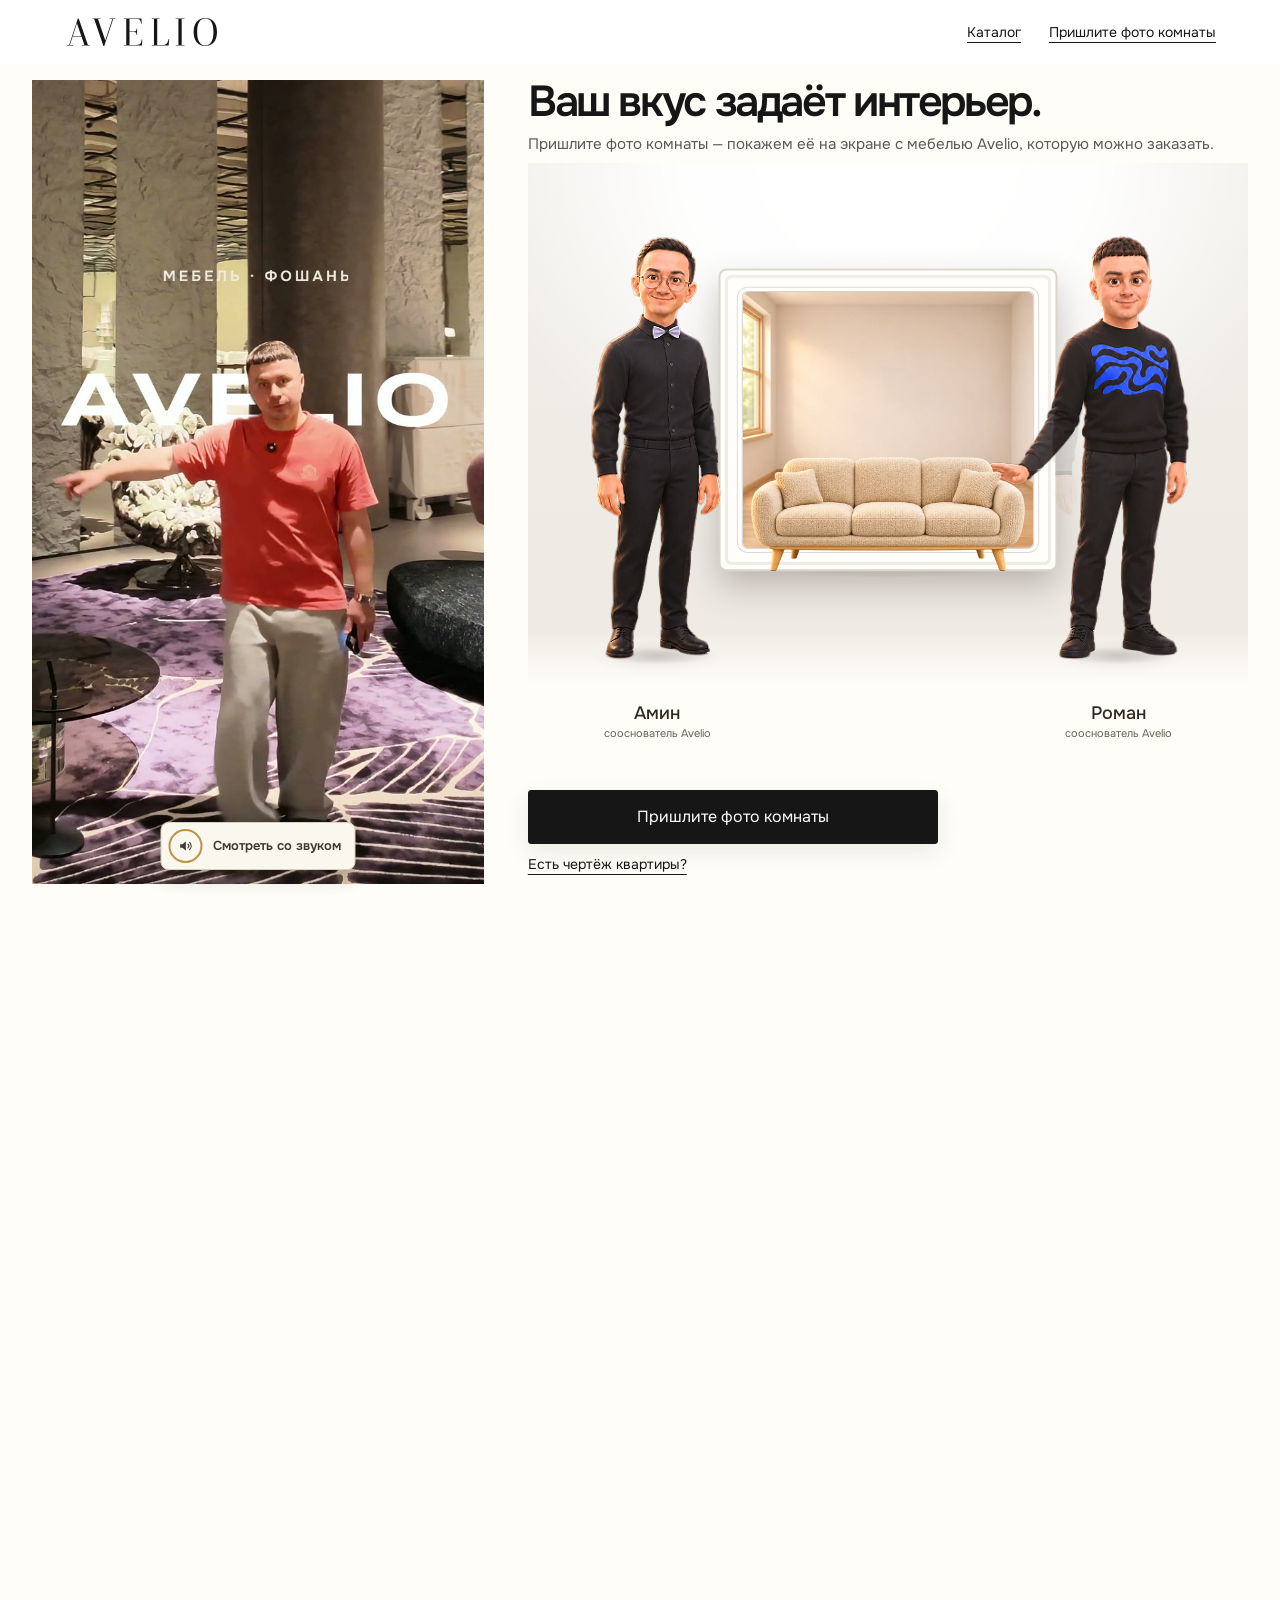
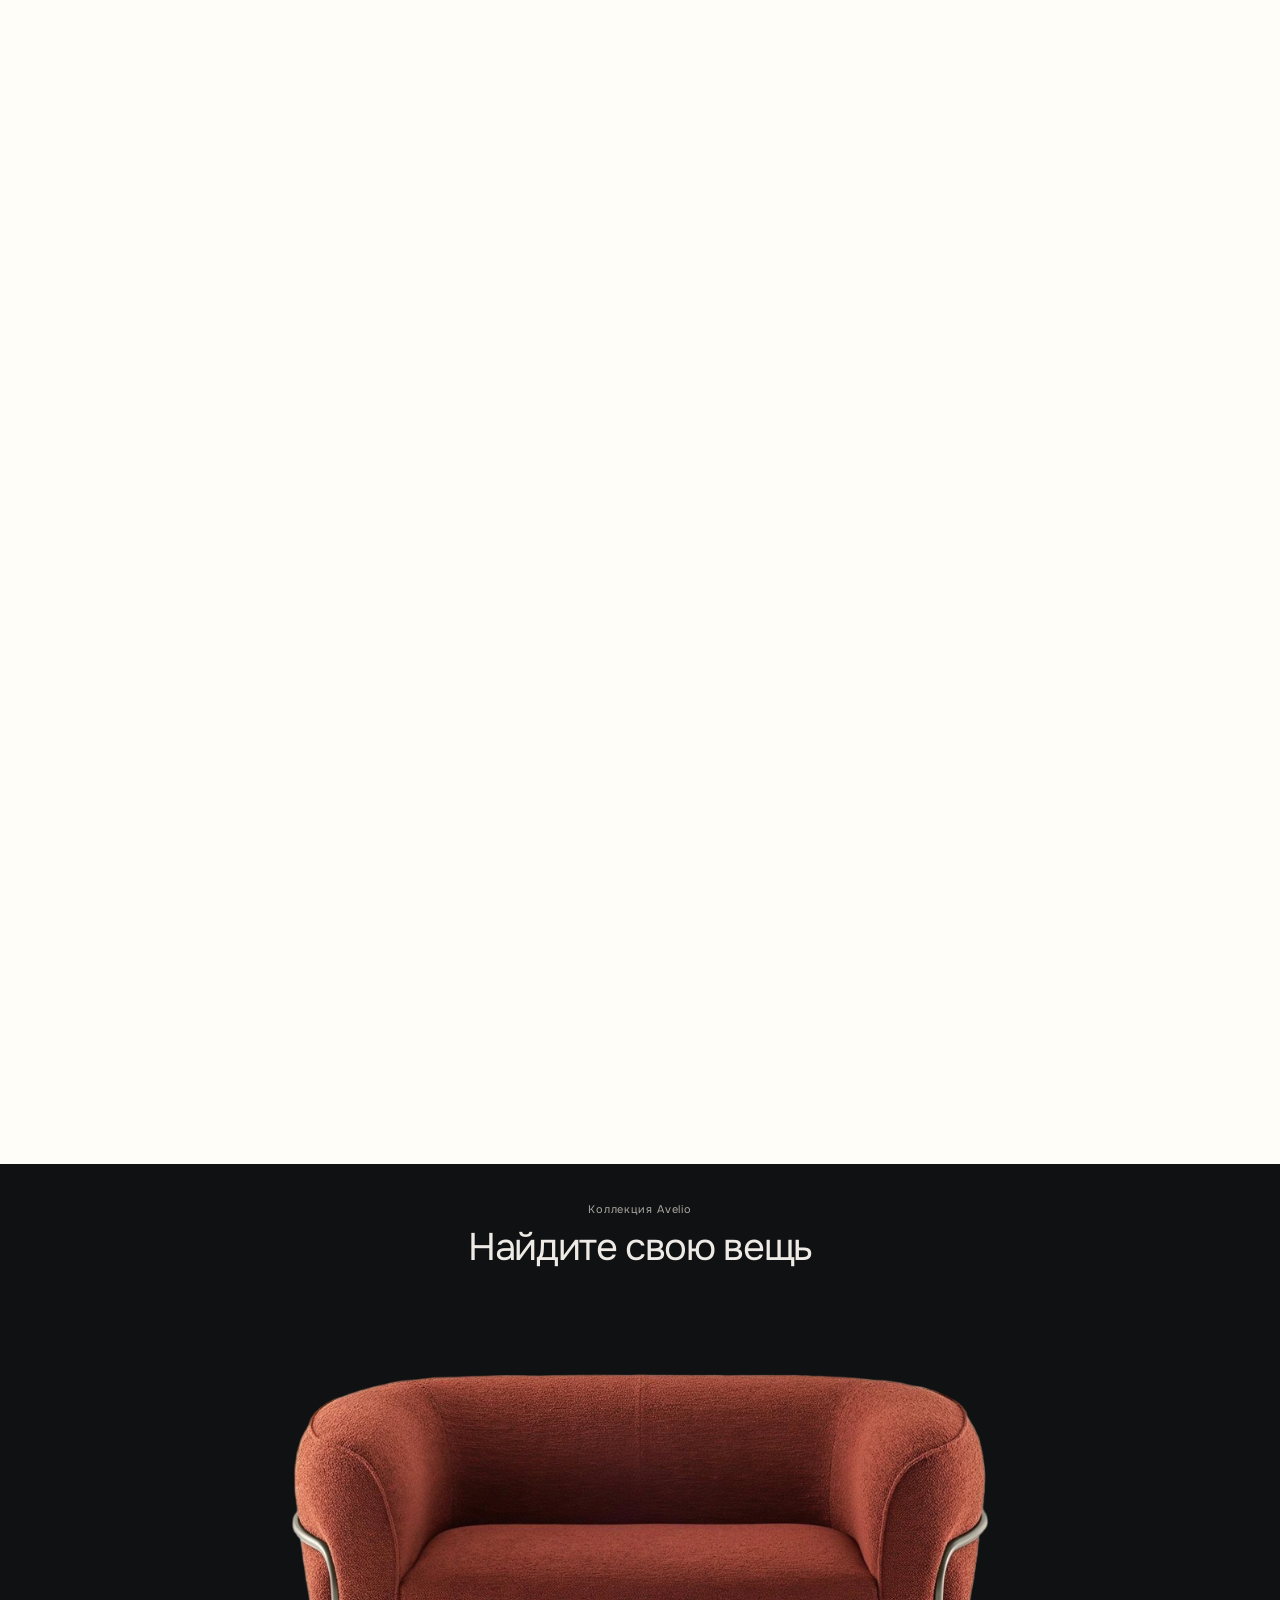
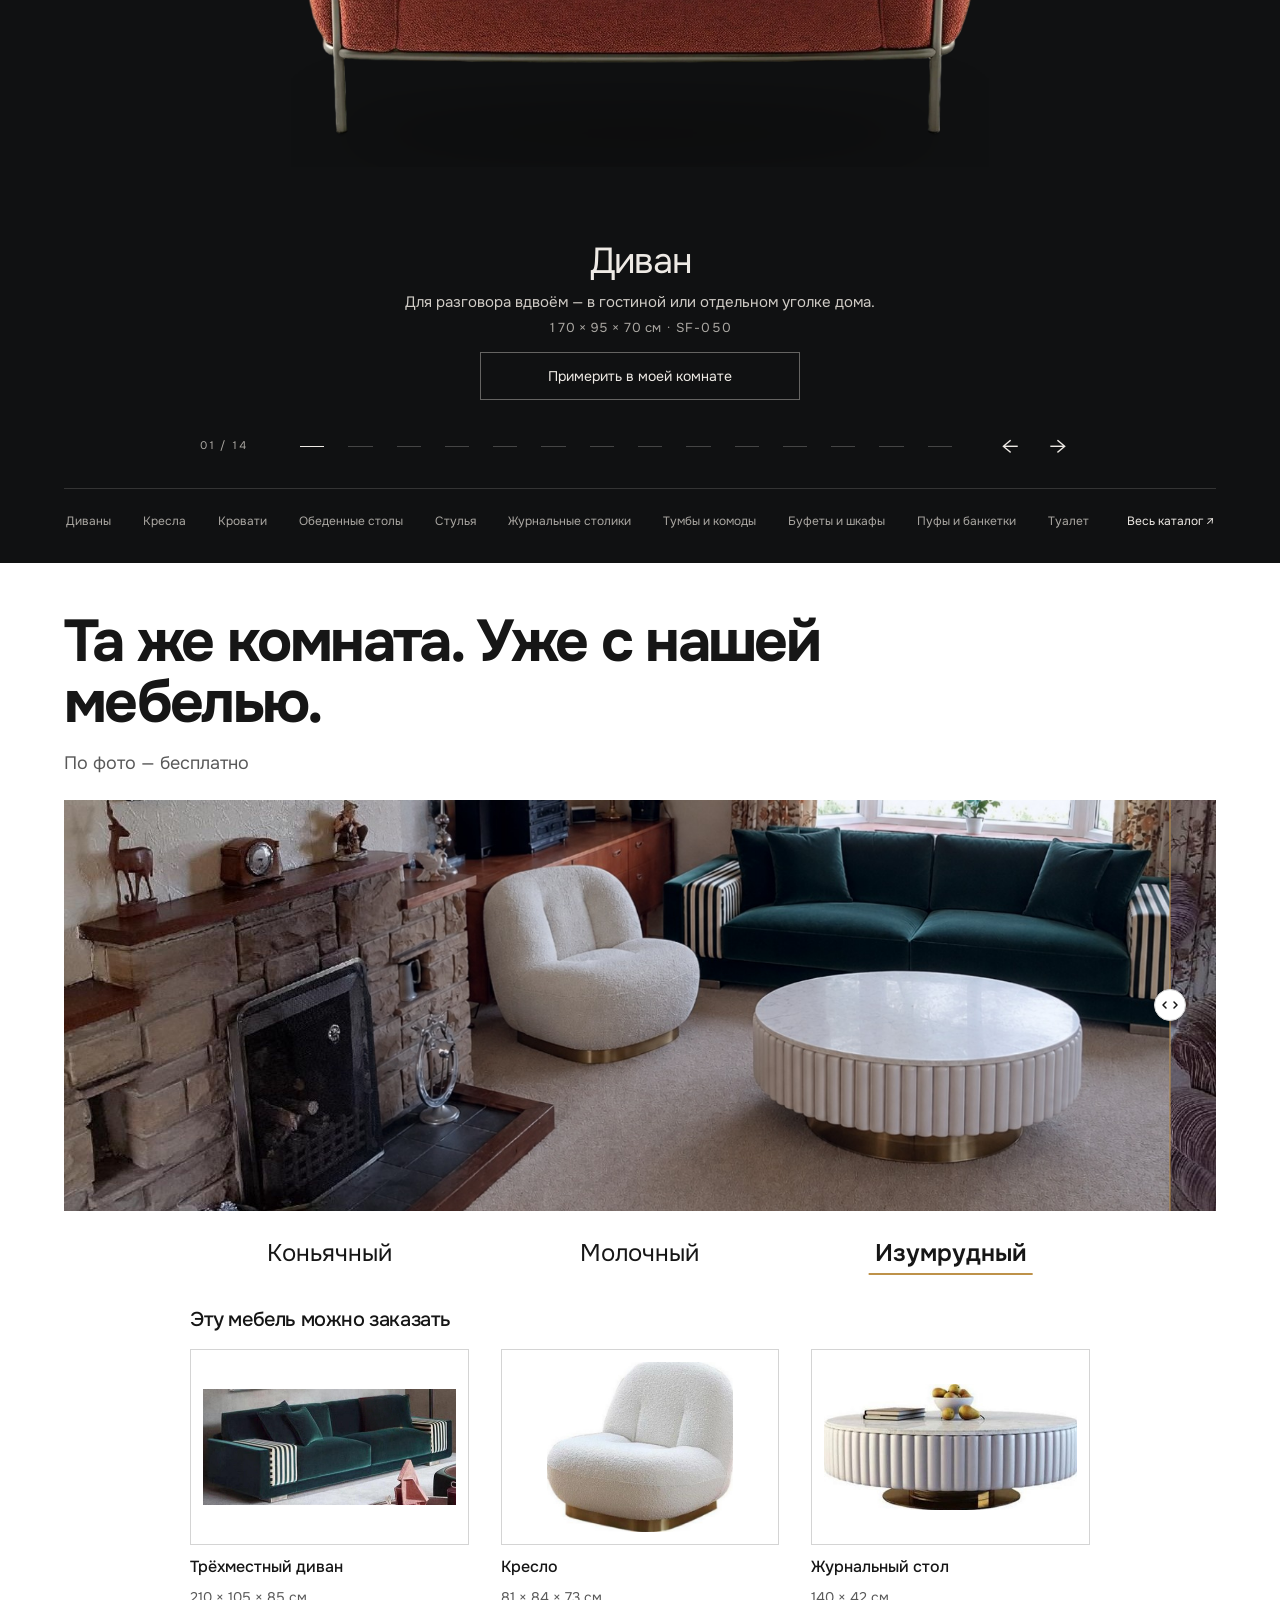
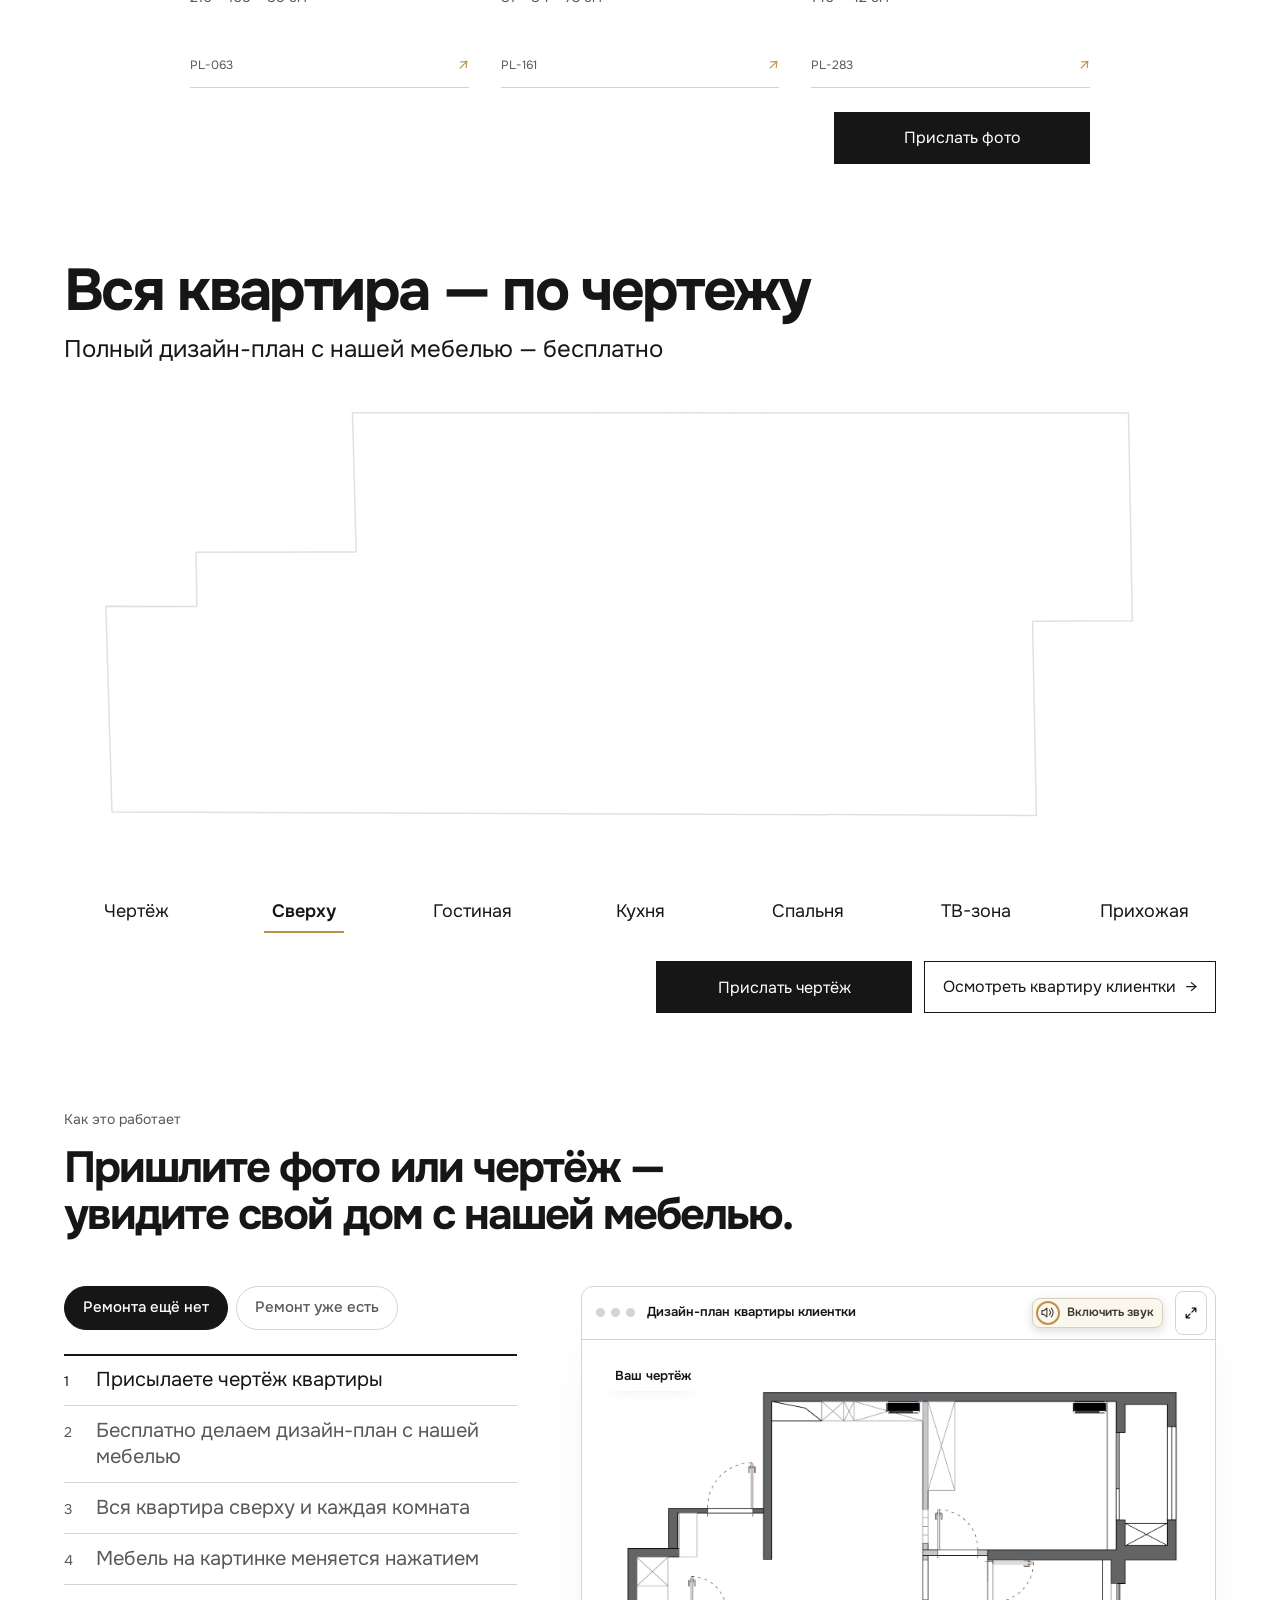
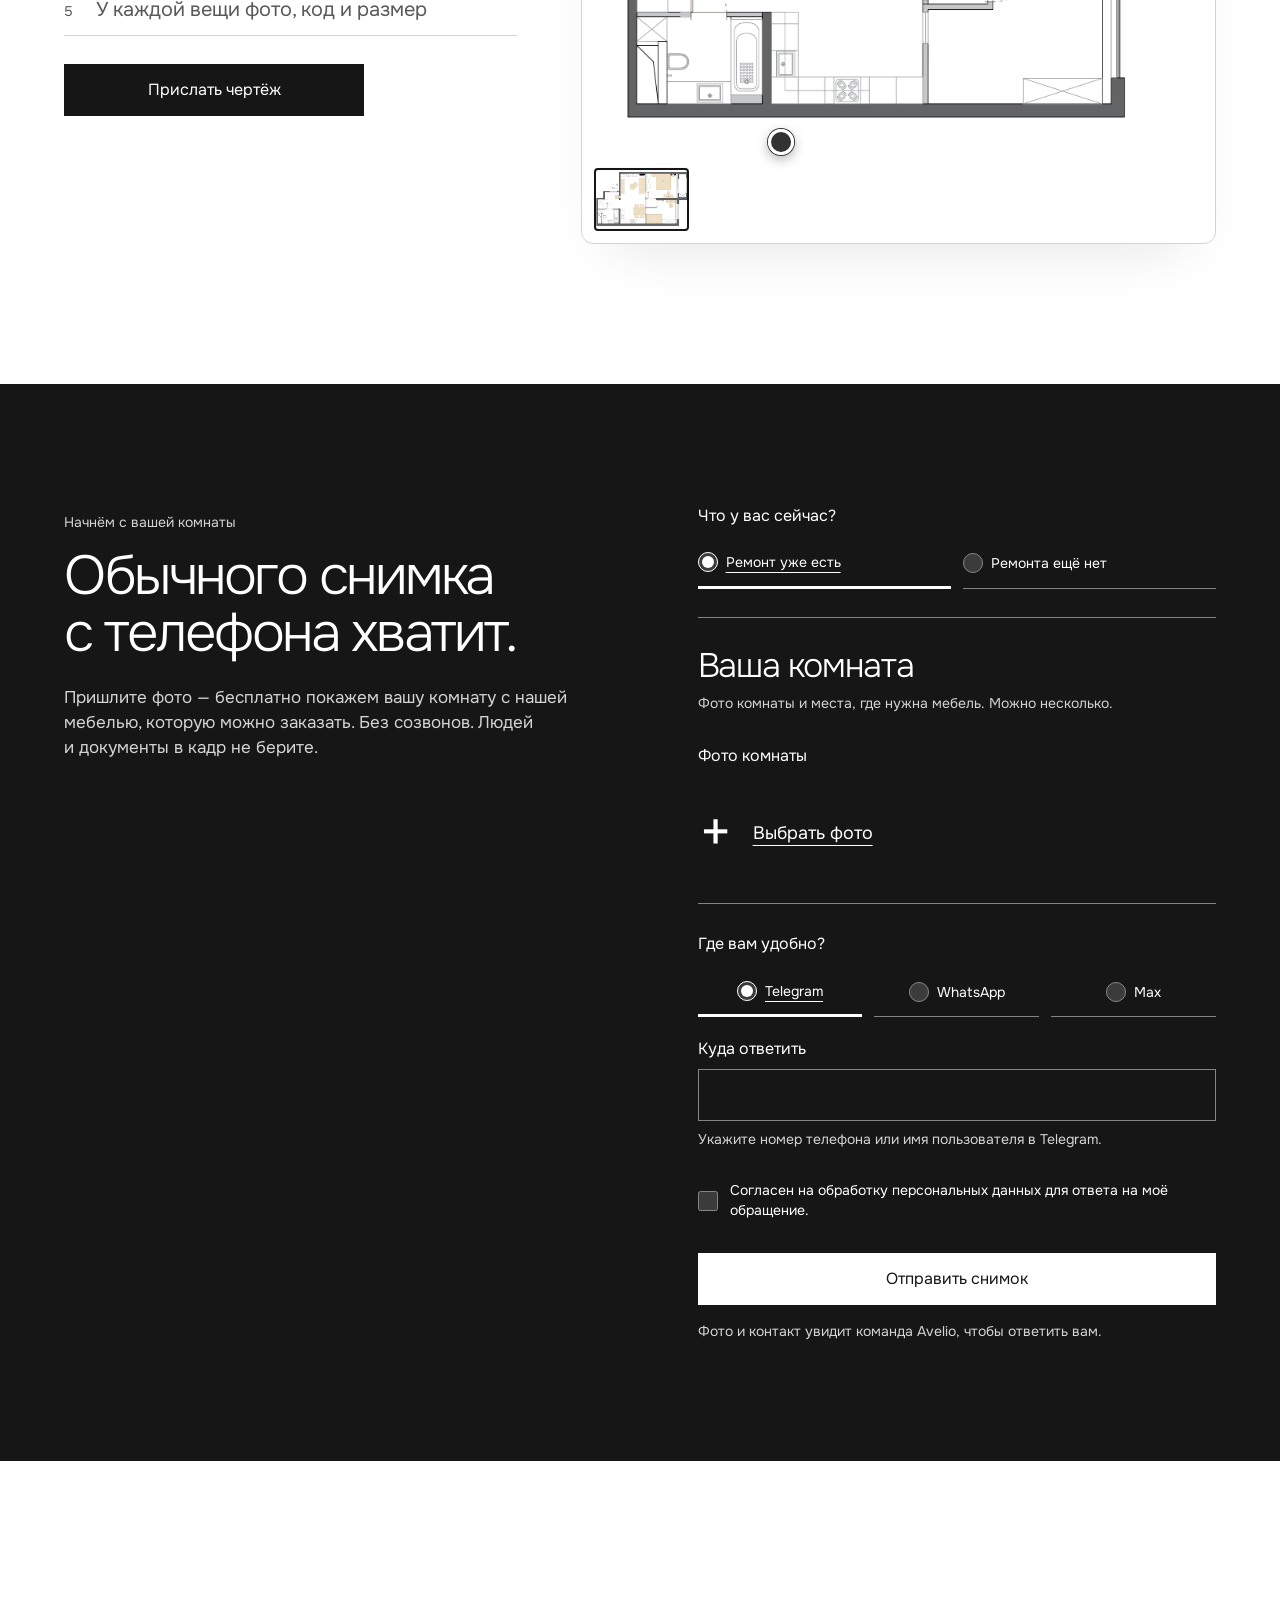
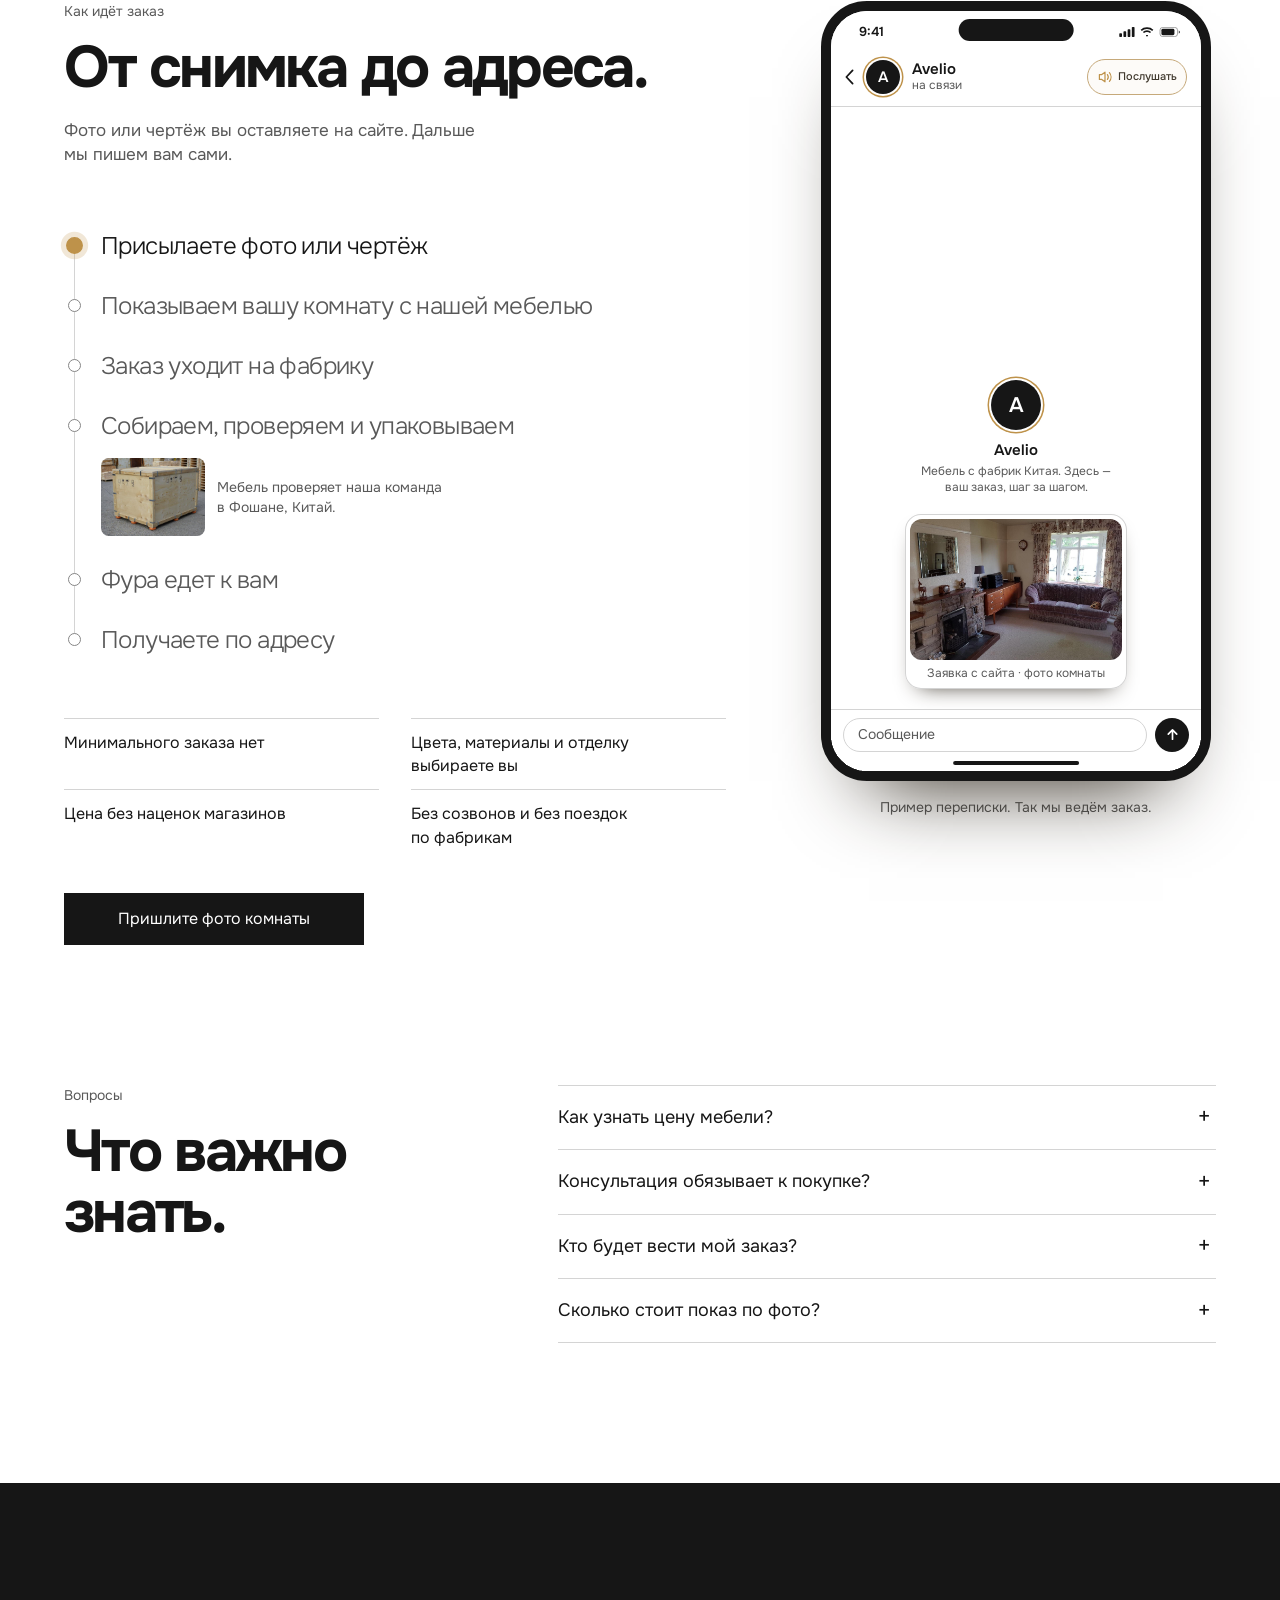
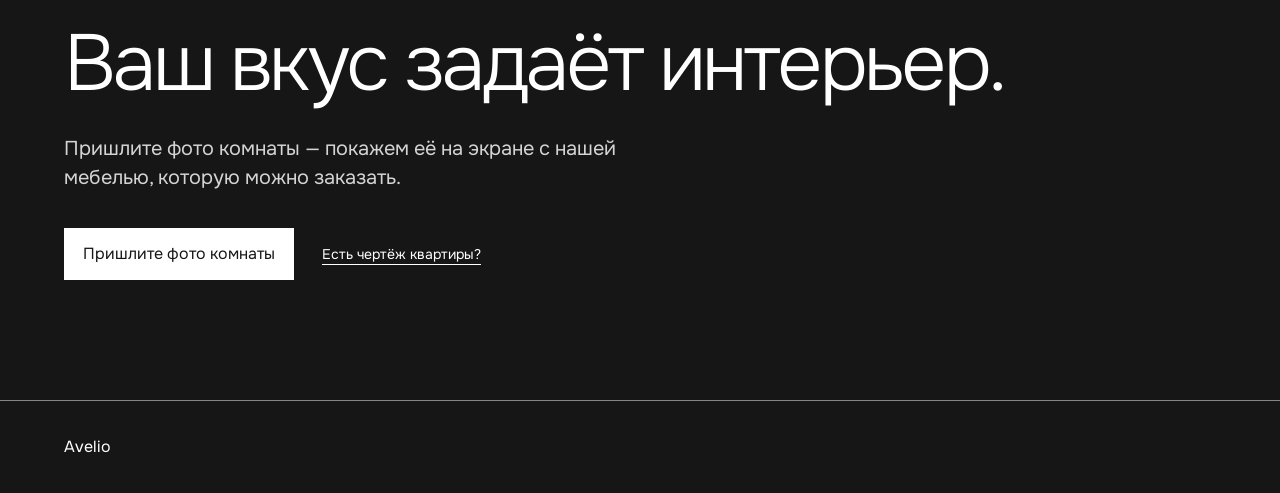
<file: index.html>
<!doctype html><html lang="ru"><head><meta charset=utf8><meta name=viewport content="width=device-width,initial-scale=1,viewport-fit=cover"><meta name="color-scheme" content="only light">
<!-- avelio-meta -->
<title>Avelio — мебель с китайских фабрик</title>
<meta name="description" content="Avelio — мебель с китайских фабрик на ваш вкус. Бесплатно покажем вашу комнату с нашей мебелью по фото или сделаем дизайн-план всей квартиры по чертежу.">
<link rel="canonical" href="https://aveliomebel.com/">
<meta property="og:type" content="website">
<meta property="og:site_name" content="Avelio">
<meta property="og:locale" content="ru_RU">
<meta property="og:url" content="https://aveliomebel.com/">
<meta property="og:title" content="Мебель Avelio в вашей комнате">
<meta property="og:description" content="Бесплатно покажем вашу комнату с мебелью Avelio по фото. Цвета, материалы и отделку выбираете вы.">
<meta property="og:image" content="https://aveliomebel.com/og.jpg">
<meta property="og:image:type" content="image/jpeg">
<meta property="og:image:width" content="1200">
<meta property="og:image:height" content="630">
<meta property="og:image:alt" content="Логотип Avelio, надпись Мебель в вашей комнате и фото комнаты с белым диваном, креслом и столиками.">
<meta name="twitter:card" content="summary_large_image">
<meta name="twitter:title" content="Мебель Avelio в вашей комнате">
<meta name="twitter:description" content="Бесплатно покажем вашу комнату с мебелью Avelio по фото. Цвета, материалы и отделку выбираете вы.">
<meta name="twitter:image" content="https://aveliomebel.com/og.jpg">
<meta name="twitter:image:alt" content="Логотип Avelio, надпись Мебель в вашей комнате и фото комнаты с белым диваном, креслом и столиками.">
<link rel="icon" href="/favicon.ico" sizes="48x48">
<link rel="icon" href="/favicon.svg" type="image/svg+xml">
<link rel="apple-touch-icon" href="/apple-touch-icon.png">
<meta name="theme-color" content="#FFFFFF">
<!-- /avelio-meta -->
<style>:root{color-scheme:only light;box-sizing:border-box;padding-top:env(safe-area-inset-top,0px);padding-bottom:env(safe-area-inset-bottom,0px)}html{scroll-padding-top:env(safe-area-inset-top,0px)}body{margin:0;padding:0;font:14px -apple-system,BlinkMacSystemFont,sans-serif;background:#fff;color:#000}img{max-width:100%}[hidden]:not([hidden=until-found i]){display:none!important}</style></head><body>
<meta name="claude:viewport-fit-sides" content="cover">
<script>
/* Сцена основателей грузится в два шага: сначала первый кадр, после его загрузки — остальные позы.
   manifest, texts и картинки стартуют здесь; founders.js берёт готовое из window.__foundersBoot.
   Блоки ниже сцены (витрина, пример, процесс, заказ, план) ждут avelioAfterScene: сцена готова
   или не включилась (founders.js зовёт avelioSceneDone), человек долистал до конца сцены, страховка 40 с. */
(function () {
  var done = false;
  var queue = [];
  // Все lazy-картинки ниже сцены (data-defer-src): во время разбора страница короткая, а на медленной
  // сети браузер считает «близким» до 6000 px — lazy тянул их вместе со сценой. Адрес ставится при
  // release, раньше скриптов блоков; lazy остаётся. Адрес, уже поставленный скриптом блока, не трогаем.
  function undefer() {
    var deferred = document.querySelectorAll("img[data-defer-src]");
    for (var k = 0; k < deferred.length; k++) {
      if (!deferred[k].getAttribute("src")) deferred[k].src = deferred[k].getAttribute("data-defer-src");
      deferred[k].removeAttribute("data-defer-src");
    }
  }
  function release() {
    if (done) return;
    done = true;
    removeEventListener("scroll", check);
    undefer();
    if (document.readyState === "loading") document.addEventListener("DOMContentLoaded", undefer);
    var list = queue;
    queue = [];
    for (var i = 0; i < list.length; i++) {
      try { list[i](); } catch (error) { console.error(error); }
    }
  }
  function check() {
    var founders = document.getElementById("founders");
    if (!founders) { if (scrollY > 0) release(); return; }
    if (scrollY > 0 && founders.getBoundingClientRect().bottom < innerHeight) release();
  }
  // Отпустили во время разбора (быстрая прокрутка) — картинки, разобранные после release, ещё без адреса.
  // Скрипт блока стоит ниже своих картинок: ставим адреса всему разобранному до его колбэка (план: ready → decode).
  window.avelioAfterScene = function (fn) { if (done) { undefer(); fn(); } else queue.push(fn); };
  window.avelioSceneDone = release;
  addEventListener("scroll", check, { passive: true });
  document.addEventListener("DOMContentLoaded", check);
  setTimeout(release, 40000);

  if (!window.fetch || !window.Promise) return;
  var dir = "founders/room/";
  var images = {};
  function json(url) {
    return fetch(url).then(function (response) {
      if (!response.ok) throw new Error(url + ": HTTP " + response.status);
      return response.json();
    });
  }
  function image(file) {
    if (typeof file !== "string" || images[file]) return;
    var img = new Image();
    img.decoding = "async";
    img.fetchPriority = "high";
    images[file] = new Promise(function (resolve, reject) {
      img.onload = function () { resolve(img); };
      img.onerror = function () { reject(new Error("Не загружено: " + file)); };
    });
    images[file].catch(function () {});
    img.src = dir + file;
  }
  var manifest = json(dir + "manifest.json");
  var texts = json("founders/texts.json");
  // Обложка ролика первого экрана — раньше сцены: двадцать картинок сцены разом делят канал,
  // и на медленной сети обложка приходила последней. Ждём её не дольше 3 с.
  var poster = new Image();
  var posterDone = new Promise(function (resolve) {
    poster.onload = poster.onerror = function () { resolve(); };
    setTimeout(resolve, 3000);
  });
  poster.fetchPriority = "high";
  poster.src = "video/hero.jpg";
  var sceneManifest;
  var finishFirst;
  var first = new Promise(function (resolve) { finishFirst = resolve; });
  var started = Promise.all([manifest, posterDone]).then(function (result) {
    var m = result[0];
    sceneManifest = m;
    var people = m.people || {};
    var amin = people.amin || {};
    var roman = people.roman || {};
    var files = [m.room && m.room.sketch, m.sofa && m.sofa.a && m.sofa.a.file,
      m.card && m.card.file, (amin.poses || {}).hold, (amin.fronts || {}).hold, (roman.poses || {}).calm,
      m.sofa && m.sofa.b && m.sofa.b.file, m.room && m.room.file,
      (amin.poses || {}).pleased, (amin.poses || {}).blink, (roman.poses || {}).blink];
    var time = performance.now();
    files.forEach(image);
    var jobs = [];
    files.forEach(function (file) {
      if (typeof file === "string" && images[file]) jobs.push(images[file].catch(function () {}));
    });
    Promise.all(jobs).then(function () {
      finishFirst({ ms: performance.now() - time });
    }).catch(function () { finishFirst({ ms: null }); });
  }).catch(function () { finishFirst({ ms: null }); });
  var second = first.then(function () {
    return started.then(function () {
      if (!sceneManifest) return;
      var people = sceneManifest.people || {};
      var amin = people.amin || {};
      var roman = people.roman || {};
      var lists = [amin.poses || {}, roman.poses || {}, amin.fronts || {}];
      for (var i = 0; i < lists.length; i++) {
        for (var name in lists[i]) image(lists[i][name]);
      }
    });
  }).catch(function () {});
  texts.catch(function () {});
  window.__foundersBoot = { manifest: manifest, texts: texts, images: images, started: started, poster: poster, first: first, second: second };
})();

</script>
<link rel="preload" href="founders/founders.js" as="script" fetchpriority="high">
<link rel="preconnect" href="https://fonts.googleapis.com">
<link rel="preconnect" href="https://fonts.gstatic.com" crossorigin>
<!-- Шрифт не держит отрисовку: из Китая таблица Google может висеть десятки секунд — текст сразу системным, Onest подменяет его по приходу. -->
<link href="https://fonts.googleapis.com/css2?family=Onest:wght@300;400;500;600;700;800&display=swap" rel="stylesheet" media="print" onload="this.media='all'">
<noscript><link href="https://fonts.googleapis.com/css2?family=Onest:wght@300;400;500;600;700;800&display=swap" rel="stylesheet"></noscript>
<link rel="stylesheet" href="showcase.css">
<style>
  /*
    Светлая галерея: белое поле, крупный чёрный текст, отдельный ролик
    и две комнаты ступенькой. Цвет только в изображениях; латунь — мелкие
    акценты примера (табличка, метки, рамка «Ваша комната»), как на странице
    клиентки. Пример — журнальная раскладка без карточек; присылка — единственная
    тёмная полоса. На низком телефоне текст занимает нижнюю часть ролика,
    оставляя верхние 45% свободными.
  */
  :root {
    color-scheme: only light;
    --white: #FFFFFF;
    --paper: #FAFAFA;
    --ink: #161616;
    --muted: #595959;
    --line: #D4D4D4;
    --arc: #9B9B9B;
    --dark-line: #858585;
    --dark-muted: #D4D4D4;
    --backdrop: #FFFFFFF2;
    --brass: rgb(190, 146, 74);
    --glint: rgb(255, 236, 196);
    --gold: rgb(162, 126, 69);
    --shade: rgb(38, 30, 18);
    --plate: rgb(250, 247, 239);
    --plate-ink: rgb(64, 57, 46);
    --plate-muted: rgb(111, 99, 80);
    --plate-rule: rgb(219, 207, 185);
    --sofa-fill: rgb(229, 217, 195);
    --chair-fill: rgb(240, 233, 220);
    --table-fill: rgb(246, 242, 234);
    --clear: transparent;
    --modal-color: var(--white);
    --modal-ink: var(--ink);
    --video-ratio: .5625;
    font-family: "Onest", Arial, sans-serif;
    color: var(--ink);
    background: var(--white);
  }

  * { box-sizing: border-box; }
  body {
    margin: 0;
    background: var(--white);
    color: var(--ink);
    font: 16px/1.45 "Onest", Arial, sans-serif;
  }
  button, input, select { font: inherit; }
  button, a, input { -webkit-tap-highlight-color: var(--clear); }
  button { color: inherit; cursor: pointer; border: 0; }
  a { color: inherit; text-underline-offset: 5px; }
  img, video { display: block; max-width: 100%; }
  button, input, a { touch-action: manipulation; }
  button, input, select { font-size: 14px; }
  button, .button, .text-link { min-height: 44px; }
  [hidden] { display: none !important; }
  :focus-visible { outline: 3px solid var(--ink); outline-offset: 4px; }
  #send :focus-visible { outline-color: var(--white); }
  h1, h2, h3, p { margin: 0; }
  h1, h2 { font-weight: 700; }
  h2 {
    font-size: clamp(34px, 4.6vw, 68px);
    line-height: 1.04;
    letter-spacing: -.045em;
  }
  h3 {
    font-size: 28px;
    font-weight: 300;
    line-height: 1.15;
    letter-spacing: -.035em;
  }
  p { line-height: 1.45; }
  .nowrap { white-space: nowrap; }
  .shell {
    width: 100%;
    max-width: 1600px;
    margin-inline: auto;
    padding-left: max(16px, env(safe-area-inset-left, 0px));
    padding-right: max(16px, env(safe-area-inset-right, 0px));
  }
  .button {
    display: inline-flex;
    align-items: center;
    justify-content: center;
    gap: 12px;
    min-height: 52px;
    padding: 13px 18px;
    border: 1px solid var(--ink);
    border-radius: 0;
    background: var(--ink);
    color: var(--white);
    font-size: 16px;
    font-weight: 400;
    line-height: 1.2;
    text-align: center;
    text-decoration: none;
  }
  .button:hover { text-decoration: underline; text-underline-offset: 5px; }
  .button.white { background: var(--ink); color: var(--white); }
  .button.green-button {
    justify-content: flex-start;
    padding-inline: 0;
    border: 0;
    background: var(--clear);
    color: var(--ink);
    text-decoration: underline;
    text-underline-offset: 6px;
  }
  .text-link {
    display: inline-flex;
    align-items: center;
    padding-block: 8px;
    font-size: 14px;
    text-underline-offset: 5px;
  }
  .eyebrow { font-size: 14px; font-weight: 400; }
  .green { background: var(--white); color: var(--ink); }

  .site-header {
    min-height: 44px;
    display: flex;
    align-items: center;
    justify-content: space-between;
    gap: 16px;
    padding-block: 0;
    padding-top: max(0px, env(safe-area-inset-top, 0px));
  }
  .brand { display: inline-flex; align-items: center; min-height: 44px; }
  .brand svg { width: 112px; height: 30px; }
  .header-nav { display: flex; align-items: center; gap: 28px; }
  .catalog-link {
    display: inline-flex;
    align-items: center;
    min-height: 44px;
    font-size: 14px;
  }
  .header-cta {
    min-height: 44px;
    padding: 8px 0;
    border: 0;
    background: var(--clear);
    color: var(--ink);
    font-size: 14px;
    text-decoration: underline;
  }

  /* Первый экран: ролик — главный и самый крупный. На телефоне ролик, заголовок, текст и кнопки идут друг под другом. */
  .hero { display: flex; flex-direction: column; }
  .hero-copy { order: 1; padding-block: 14px 0; }
  .hero-copy h1 {
    font-size: clamp(30px, 8vw, 31px);
    font-weight: 700;
    line-height: 1.02;
    letter-spacing: -.05em;
  }
  .hero-copy p {
    margin-top: 8px;
    font-size: 14px;
    line-height: 1.3;
  }
  .hero-stage { display: contents; }
  .video-column {
    order: 0;
    position: relative;
    min-width: 0;
    padding-top: 4px;
    padding-left: max(16px, env(safe-area-inset-left, 0px));
    padding-right: max(16px, env(safe-area-inset-right, 0px));
  }
  .video-frame {
    position: relative;
    width: max(240px, min(100%, calc((100svh - 270px) * var(--video-ratio))));
    margin-inline: auto;
    background: var(--paper);
  }
  #hero-video {
    width: 100%;
    height: auto;
    aspect-ratio: var(--video-ratio);
    object-fit: contain;
    background: var(--paper);
  }
  /* Звук — латунная табличка внизу по центру ролика, как «Следующий подбор». */
  .sound-plate {
    position: absolute;
    z-index: 2;
    left: 50%;
    bottom: 14px;
    translate: -50% 0;
    display: inline-flex;
    align-items: center;
    gap: 10px;
    max-width: calc(100% - 24px);
    min-height: 48px;
    padding: 6px 14px 6px 7px;
    border: 1px solid var(--plate-rule);
    border-radius: 8px;
    background: var(--plate);
    color: var(--plate-ink);
    box-shadow: 0 6px 18px color-mix(in srgb, var(--shade) 30%, transparent);
    font-size: 13px;
    font-weight: 600;
    line-height: 1.2;
    white-space: nowrap;
    transition: box-shadow 200ms ease, translate 200ms ease;
  }
  .sound-plate:hover { translate: -50% -1px; box-shadow: 0 9px 22px color-mix(in srgb, var(--shade) 36%, transparent); }
  .sound-dot {
    position: relative;
    display: grid;
    place-items: center;
    flex: none;
    width: 34px;
    height: 34px;
    border: 2px solid var(--brass);
    border-radius: 50%;
    background: var(--plate);
  }
  .sound-dot svg { width: 16px; height: 16px; }
  /* Мягкая пульсация латунного кольца. */
  .sound-dot::after {
    content: "";
    position: absolute;
    inset: -2px;
    border: 2px solid var(--brass);
    border-radius: 50%;
    opacity: 0;
    animation: sound-pulse 2.6s ease-out infinite;
  }
  @keyframes sound-pulse {
    0% { transform: scale(1); opacity: .55; }
    70%, 100% { transform: scale(1.55); opacity: 0; }
  }
  .sound-lab { display: grid; gap: 1px; text-align: left; }
  .sound-time {
    color: var(--plate-muted);
    font-size: 12px;
    font-weight: 400;
    font-variant-numeric: tabular-nums;
  }
  .sound-time:empty { display: none; }
  /* Со звуком — маленькая кнопка в углу; поле нажатия остаётся 44 точки. */
  .sound-off {
    position: absolute;
    z-index: 2;
    top: 4px;
    right: 4px;
    display: grid;
    place-items: center;
    min-width: 44px;
    padding: 0 6px;
    background: var(--clear);
  }
  .sound-off span {
    padding: 6px 10px;
    border: 1px solid var(--plate-rule);
    border-radius: 8px;
    background: var(--plate);
    color: var(--plate-ink);
    box-shadow: 0 3px 10px color-mix(in srgb, var(--shade) 24%, transparent);
    font-size: 12px;
    font-weight: 600;
    line-height: 1.2;
  }
  .sound-plate:focus-visible,
  .sound-off:focus-visible { outline-color: var(--plate-ink); }
  .hero-actions {
    order: 2;
    position: relative;
    width: 100%;
    min-width: 0;
    padding-block: 14px 0;
    padding-left: max(16px, env(safe-area-inset-left, 0px));
    padding-right: max(16px, env(safe-area-inset-right, 0px));
  }
  .hero-action-content { position: relative; width: 100%; }
  #hero-cta { width: 100%; min-height: 52px; }
  .hero-plan-link { justify-content: center; width: 100%; }
  .hero-aside { display: none; }

  /* Штрих чуть длиннее линии: кольцо и контуры смыкаются без щели. */
  .draw { stroke-dasharray: 1.02 1; }
  .will-draw .draw { stroke-dashoffset: 1.02; }
  .will-draw .fade { opacity: 0; }
  .will-draw.is-drawn .draw { animation: sheet-draw 1.3s cubic-bezier(.65, 0, .35, 1) var(--d, 0s) both; }
  .will-draw.is-drawn .fade { animation: sheet-fade .9s ease var(--d, 0s) both; }
  @keyframes sheet-draw { from { stroke-dashoffset: 1.02; } to { stroke-dashoffset: 0; } }
  @keyframes sheet-fade { from { opacity: 0; } to { opacity: 1; } }
  .big-plus { display: block; font-size: 86px; font-weight: 300; line-height: 1; }

  .send-section {
    color-scheme: dark;
    position: relative;
    padding-block: 100px;
    background: var(--ink);
    color: var(--white);
  }
  .send-layout { position: relative; display: grid; gap: 60px; }
  .send-intro h2 { max-width: 620px; margin-top: 16px; font-weight: 300; }
  .send-intro > p {
    max-width: 510px;
    margin-top: 24px;
    font-size: 17px;
    color: var(--dark-muted);
  }
  .send-intro > .eyebrow { margin-top: 0; font-size: 14px; }
  .send-intro .process {
    max-width: 500px;
    margin-top: 36px;
    padding-top: 24px;
    border-top: 1px solid var(--dark-line);
    font-size: 18px;
  }
  #send { scroll-margin-top: 16px; }
  #send-form { scroll-margin-top: 16px; }
  #send-form { min-width: 0; }
  fieldset { min-width: 0; margin: 0; padding: 0; border: 0; }
  legend { padding: 0; margin-bottom: 12px; font-size: 16px; font-weight: 400; }
  .branch-options { display: grid; grid-template-columns: 1fr 1fr; gap: 12px; }
  .choice {
    display: flex;
    align-items: center;
    gap: 8px;
    min-height: 50px;
    padding: 12px 0;
    border-bottom: 1px solid var(--dark-line);
    font-size: 14px;
    cursor: pointer;
  }
  .choice:has(input:checked) {
    border-bottom: 3px solid var(--white);
    text-decoration: underline;
    text-underline-offset: 5px;
  }
  input[type="radio"], input[type="checkbox"] {
    flex: 0 0 auto;
    width: 20px;
    height: 20px;
    margin: 0;
    accent-color: var(--white);
  }
  .form-drop {
    padding-block: 28px;
    margin-block: 28px;
    border-block: 1px solid var(--dark-line);
    background: var(--clear);
    color: var(--white);
  }
  .form-drop h3 { font-size: 34px; }
  .form-drop p { margin-top: 8px; font-size: 14px; color: var(--dark-muted); }
  #choose-files {
    display: flex;
    align-items: center;
    justify-content: flex-start;
    gap: 20px;
    width: 100%;
    margin-top: 14px;
    padding: 10px 0;
    background: var(--clear);
    text-align: left;
  }
  #choose-files .big-plus { font-size: 64px; }
  #choose-files strong {
    font-size: 18px;
    font-weight: 400;
    text-decoration: underline;
    text-underline-offset: 6px;
  }
  .preview-grid { display: flex; flex-wrap: wrap; gap: 16px; width: 100%; margin-top: 12px; }
  .preview-file { display: block; width: 100%; min-width: 0; }
  .preview-file img {
    width: auto;
    height: auto;
    max-width: min(100%, 300px);
    max-height: 220px;
    object-fit: contain;
  }
  .preview-file .file-name {
    display: block;
    margin-top: 8px;
    font-size: 14px;
    overflow-wrap: anywhere;
    line-height: 1.35;
  }
  .file-icon { display: block; font-size: 44px; line-height: 1.2; }
  .field-label { display: block; margin-block: 20px 8px; font-size: 16px; font-weight: 400; }
  #room-files-label { min-height: 44px; display: flex; align-items: center; cursor: pointer; }
  #reply-address {
    width: 100%;
    min-height: 52px;
    padding: 12px 14px;
    border: 1px solid var(--dark-line);
    border-radius: 0;
    background: var(--ink);
    color: var(--white);
    caret-color: var(--white);
    font-size: 16px;
  }
  #reply-address::placeholder { color: var(--dark-muted); opacity: 1; }
  #reply-address:autofill {
    background: var(--ink);
    color: var(--white);
    box-shadow: 0 0 0 1000px var(--ink) inset;
  }
  #reply-address:-webkit-autofill {
    -webkit-text-fill-color: var(--white);
    -webkit-box-shadow: 0 0 0 1000px var(--ink) inset;
    caret-color: var(--white);
  }
  #reply-help { font-size: 14px; margin-top: 8px; color: var(--dark-muted); }
  .messengers { margin-top: 24px; }
  .messenger-options { display: flex; flex-wrap: wrap; gap: 12px; }
  .messenger-options .choice { flex: 1; justify-content: center; }
  .consent {
    display: flex;
    align-items: center;
    gap: 12px;
    min-height: 56px;
    margin-block: 24px;
    font-size: 14px;
    line-height: 1.4;
    cursor: pointer;
  }
  #send .button {
    background: var(--white);
    border-color: var(--white);
    color: var(--ink);
  }
  #send-submit { width: 100%; }
  #send-submit:disabled { opacity: 0.65; cursor: wait; }
  #send-form input[name="website"] {
    position: absolute;
    left: -10000px;
    width: 1px;
    height: 1px;
  }
  #form-error .form-fallback {
    display: flex;
    align-items: center;
    justify-content: center;
    min-height: 44px;
    margin-top: 12px;
    padding: 10px 14px;
    border: 1px solid var(--white);
    color: var(--white);
    text-align: center;
    text-decoration: underline;
    text-underline-offset: 3px;
  }
  #form-error .form-fallback:focus-visible {
    outline: 2px solid var(--white);
    outline-offset: 4px;
  }
  .demo-note { margin-top: 16px; font-size: 14px; color: var(--dark-muted); }
  .form-error {
    margin-block: 16px;
    padding-block: 12px;
    border-block: 1px solid var(--white);
    color: var(--white);
    font-size: 14px;
  }
  .done-panel { padding-block: 28px; }
  .done-panel h3 { font-size: 52px; font-weight: 300; }
  .done-panel p { margin-block: 24px; }
  .notice {
    position: fixed;
    z-index: 50;
    left: max(16px, env(safe-area-inset-left, 0px));
    right: max(16px, env(safe-area-inset-right, 0px));
    bottom: calc(84px + env(safe-area-inset-bottom, 0px));
    max-width: 480px;
    margin-inline: auto;
    padding: 20px;
    border: 1px solid var(--ink);
    background: var(--white);
    color: var(--ink);
    font-size: 14px;
    line-height: 1.45;
  }

  @media (min-width: 600px) {
    .site-header { min-height: 52px; }
    .brand svg { width: 136px; height: 34px; }
    /* До 700 точек первый экран идёт одной колонкой, как на телефоне: в две колонки заголовок рвался бы по слову. */
    .hero-copy h1 { font-size: 34px; }
    .hero-copy p { max-width: 460px; font-size: 16px; line-height: 1.4; }
    .hero-action-content { max-width: 390px; }
    .hero-plan-link { justify-content: flex-start; }
    #hero-cta { min-height: 54px; }
    .preview-file { width: calc(50% - 8px); }
    .send-section { padding-block: 120px; }
  }

  @media (min-width: 700px) {
    /* Две колонки: ролик в высоту окна слева, заголовок, текст и кнопки справа. */
    .hero {
      --hero-video-h: calc(100svh - 52px - 40px);
      display: grid;
      grid-template-columns: min(max(260px, calc(var(--hero-video-h) * var(--video-ratio))), 54%) minmax(0, 1fr);
      grid-template-rows: 1fr auto auto 1fr;
      grid-template-areas: "video ." "video copy" "video actions" "video .";
      column-gap: clamp(24px, 3.5vw, 48px);
      width: 100%;
      max-width: 1600px;
      margin-inline: auto;
      padding-block: 16px 24px;
      padding-left: max(16px, env(safe-area-inset-left, 0px));
      padding-right: max(16px, env(safe-area-inset-right, 0px));
    }
    .hero .hero-copy { grid-area: copy; padding: 0; container-type: inline-size; }
    /* Размер от ширины колонки: заголовок ложится в три-четыре строки, не по слову. */
    .hero-copy h1 { font-size: clamp(30px, 10.6cqw, 60px); }
    .hero-copy p { margin-top: 16px; }
    .video-column { grid-area: video; padding: 0; }
    .video-frame { width: 100%; }
    .hero .hero-actions { grid-area: actions; padding: 24px 0 0; }
    /* Горизонтальный ролик: во всю ширину сверху, заголовок и кнопки под ним. */
    .hero.is-landscape {
      grid-template-columns: minmax(0, 1fr);
      grid-template-rows: auto;
      grid-template-areas: "video" "copy" "actions";
    }
    .hero.is-landscape .video-frame { max-width: calc(var(--hero-video-h) * var(--video-ratio)); }
    .hero.is-landscape .hero-copy { padding-top: 20px; }
  }

  @media (min-width: 1000px) {
    .shell {
      padding-left: max(64px, env(safe-area-inset-left, 0px));
      padding-right: max(64px, env(safe-area-inset-right, 0px));
    }
    .site-header { min-height: 64px; }
    .brand svg { width: 156px; height: 36px; }
    .hero {
      --hero-video-h: calc(100svh - 64px - 48px);
      padding-block: 20px 28px;
      padding-left: max(64px, env(safe-area-inset-left, 0px));
      padding-right: max(64px, env(safe-area-inset-right, 0px));
    }
    .hero-copy h1 { line-height: 1.01; letter-spacing: -.055em; }
    .hero-plan-link { display: flex; }
    /* Горизонтальный ролик на компьютере: ролик крупно слева, заголовок и кнопки справа. */
    .hero.is-landscape {
      grid-template-columns: min(calc(var(--hero-video-h) * var(--video-ratio)), 64%) minmax(0, 1fr);
      grid-template-rows: 1fr auto auto 1fr;
      grid-template-areas: "video ." "video copy" "video actions" "video .";
    }
    .hero.is-landscape .video-frame { max-width: none; }
    .hero.is-landscape .hero-copy { padding-top: 0; }
    .send-layout { grid-template-columns: minmax(0, 1fr) minmax(0, 1fr); gap: 10%; }
    .send-intro { padding-top: 8px; }
    .send-intro h2 { font-size: clamp(48px, 4.3vw, 64px); }
  }

  @media (min-width: 1280px) {
    /* «Z»: заголовок и текст слева сверху, ролик по центру, кнопки справа снизу. */
    .hero:not(.is-landscape) {
      grid-template-columns: minmax(0, 1fr) min(max(300px, calc(var(--hero-video-h) * var(--video-ratio))), 38%) minmax(0, 1fr);
      grid-template-rows: auto;
      grid-template-areas: "copy video actions";
      column-gap: 48px;
    }
    .hero:not(.is-landscape) .hero-copy { align-self: start; padding-top: 8px; }
    .hero:not(.is-landscape) .hero-actions { align-self: end; padding: 0 0 8px; }
    /* Дуга по центру за роликом; текст лежит поверх неё. */
    .hero:not(.is-landscape) .video-column { isolation: isolate; }
    .hero:not(.is-landscape) .video-column::before {
      content: "";
      position: absolute;
      z-index: -1;
      left: 50%;
      top: 50%;
      width: 140%;
      aspect-ratio: 1;
      translate: -50% -50%;
      border: 1px solid var(--arc);
      border-radius: 50%;
      pointer-events: none;
    }
    .hero .hero-copy, .hero .hero-actions { z-index: 1; }
    .hero .hero-copy { position: relative; }
    .hero-copy p { font-size: 17px; }
  }

  @media (prefers-reduced-motion: reduce) {
    *, *::before, *::after { scroll-behavior: auto !important; }
    /* Готовый кадр рамки без движения. */
    .will-draw .draw { stroke-dashoffset: 0; }
    .will-draw .fade { opacity: 1; }
    .sound-plate { transition: none; }
    .sound-dot::after { display: none; animation: none; }
  }

  /*
    Блоки 4–10 полной страницы. Те же токены, что в начале: белое поле,
    чёрный текст, цвет только на фото. Тёмное большое место одно — финал.
    Ширина фото ограничена качеством: 1100 → 550, 1400 → 700, 1448 → 724.
  */
  .f-wrap {
    width: 100%;
    max-width: 1600px;
    margin-inline: auto;
    padding-left: max(20px, env(safe-area-inset-left, 0px));
    padding-right: max(20px, env(safe-area-inset-right, 0px));
  }
  /* Зазор между блоками один: нижний отступ; верхний — только у первого белого блока после тёмной формы. */
  .f-block { padding-block: 0 96px; background: var(--white); color: var(--ink); }
  .send-section + .f-block { padding-top: 96px; }
  .f-head { padding-bottom: 36px; }
  .f-eyebrow { margin-bottom: 16px; color: var(--muted); }
  .f-head h2 { max-width: 850px; }
  .f-block h2, .f-final h2 { text-wrap: balance; }
  .f-lead { margin-top: 20px; max-width: 460px; font-size: 16px; color: var(--muted); text-wrap: pretty; }
  .f-cta { width: 100%; margin-top: 32px; }
  :root.f-plan-locked { overflow: hidden; }
  .f-plan-dialog {
    width: 100%;
    max-width: none;
    height: 100dvh;
    max-height: none;
    margin: 0;
    padding: 0;
    border: 0;
    background: var(--white);
    color: var(--ink);
    overflow: hidden;
    overscroll-behavior: contain;
  }
  .f-plan-dialog[open] { display: grid; grid-template-rows: auto minmax(0, 1fr) auto; }
  .f-plan-dialog::backdrop { background: var(--backdrop); }
  .f-plan-dialog-bar {
    display: flex;
    align-items: center;
    justify-content: space-between;
    gap: 12px;
    padding: env(safe-area-inset-top, 0px) max(4px, env(safe-area-inset-right, 0px)) 0 max(20px, env(safe-area-inset-left, 0px));
    border-bottom: 1px solid var(--line);
  }
  .f-plan-dialog-bar p { font-size: 14px; }
  .f-plan-close {
    min-width: 48px;
    min-height: 48px;
    padding: 8px 12px;
    border: 0;
    background: var(--clear);
    color: var(--ink);
    font-size: 26px;
    line-height: 1;
    cursor: pointer;
  }
  .f-plan-frame { position: relative; min-height: 0; background: var(--paper); }
  .f-plan-frame iframe { display: block; width: 100%; height: 100%; border: 0; }
  .f-plan-fallback {
    position: absolute;
    inset: 0;
    display: grid;
    place-content: center;
    gap: 8px;
    padding: 24px;
    background: var(--white);
    font-size: 16px;
    text-align: center;
  }
  .f-plan-fallback a { min-height: 44px; display: inline-flex; align-items: center; justify-content: center; text-underline-offset: 5px; }
  .f-plan-dialog-cta {
    display: grid;
    gap: 12px;
    padding: 14px max(20px, env(safe-area-inset-right, 0px)) calc(14px + env(safe-area-inset-bottom, 0px)) max(20px, env(safe-area-inset-left, 0px));
    border-top: 1px solid var(--line);
  }
  .f-plan-dialog-cta p { font-size: 16px; line-height: 1.35; }
  .f-plan-dialog-actions { display: grid; grid-template-columns: minmax(0, 1fr) minmax(0, 1fr); gap: 8px; }
  .f-plan-dialog-actions .button { min-height: 48px; padding-inline: 10px; }
  .f-plan-dialog-actions .f-plan-alt { background: var(--white); color: var(--ink); }

  .f-two { display: grid; gap: 36px; }
  .f-terms { display: grid; margin: 40px 0 0; padding: 0; list-style: none; }
  .f-terms li { padding-block: 12px; border-top: 1px solid var(--line); font-size: 16px; text-wrap: pretty; }
  .f-cat-body { min-height: 0; overflow-y: auto; overscroll-behavior: contain; }
  .f-cat-tabs {
    position: sticky;
    top: 0;
    z-index: 1;
    display: flex;
    gap: 22px;
    overflow-x: auto;
    padding-inline: max(20px, env(safe-area-inset-left, 0px)) max(20px, env(safe-area-inset-right, 0px));
    background: var(--white);
    box-shadow: inset 0 -1px var(--line);
    scrollbar-width: none;
  }
  .f-cat-tabs::-webkit-scrollbar { display: none; }
  .f-cat-tabs button {
    flex: none;
    min-height: 48px;
    padding: 12px 0 9px;
    border: 0;
    border-bottom: 3px solid var(--clear);
    background: var(--clear);
    color: var(--muted);
    font: inherit;
    font-size: 14px;
    white-space: nowrap;
    cursor: pointer;
  }
  .f-cat-tabs button[aria-pressed="true"] { border-bottom-color: var(--ink); color: var(--ink); }
  .f-cat-tabs small { margin-left: 6px; font-size: 12px; color: var(--muted); }
  .f-cat-inner { padding: 0 max(20px, env(safe-area-inset-right, 0px)) 48px max(20px, env(safe-area-inset-left, 0px)); }
  .f-cat-status { margin-top: 24px; font-size: 16px; color: var(--muted); }
  .f-cat-status:empty { display: none; }
  .f-cat-grid { display: grid; grid-template-columns: repeat(2, minmax(0, 1fr)); gap: 32px 12px; margin: 24px 0 0; padding: 0; list-style: none; }
  .f-cat-item { min-width: 0; }
  /* Фото — клетка листа на 24 вещи: размер и место фона ставит скрипт. */
  .f-cat-photo { display: block; aspect-ratio: 4 / 3; background-color: var(--paper); background-repeat: no-repeat; }
  .f-cat-item .f-item-name { margin-top: 10px; font-size: 15px; }
  .f-cat-item .f-item-meta { font-size: 13px; overflow-wrap: anywhere; }
  .f-cat-next {
    display: block;
    width: 100%;
    min-height: 48px;
    margin-top: 40px;
    border: 1px solid var(--ink);
    background: var(--white);
    color: var(--ink);
    font: inherit;
    font-size: 16px;
    cursor: pointer;
  }
  .f-cat-cta .f-plan-dialog-actions { grid-template-columns: minmax(0, 1fr); }
  @media (max-width: 599px) {
    .f-cat-cta p { display: none; }
  }
  @media (min-width: 600px) {
    .f-cat-grid { grid-template-columns: repeat(3, minmax(0, 1fr)); gap: 40px 20px; }
    .f-cat-next { width: auto; margin-inline: auto; padding-inline: 40px; }
    .f-cat-cta .f-plan-dialog-actions { grid-template-columns: auto; }
  }
  @media (min-width: 1000px) {
    .f-cat-grid { grid-template-columns: repeat(4, minmax(0, 1fr)); gap: 48px 24px; }
    .f-cat-tabs { padding-inline: 32px; }
    .f-cat-inner { padding-inline: 32px; }
    .f-cat-item .f-item-name { font-size: 16px; }
    .f-cat-item .f-item-meta { font-size: 14px; }
  }
  .f-item-name { margin-top: 14px; font-size: 16px; font-weight: 400; line-height: 1.3; letter-spacing: 0; }
  .f-item-meta { margin-top: 4px; font-size: 14px; line-height: 1.4; color: var(--muted); }
  .f-put { margin-top: 4px; }

  .f-faq-list details { border-top: 1px solid var(--line); }
  .f-faq-col:last-child details:last-of-type { border-bottom: 1px solid var(--line); }
  .f-faq-list summary {
    position: relative;
    display: block;
    padding-block: 20px;
    padding-right: 40px;
    font-size: 18px;
    line-height: 1.3;
    text-wrap: pretty;
    list-style: none;
    cursor: pointer;
  }
  .f-faq-list summary::-webkit-details-marker { display: none; }
  .f-faq-list summary::after {
    content: "+";
    position: absolute;
    top: 50%;
    right: 0;
    width: 24px;
    font-size: 26px;
    font-weight: 300;
    line-height: 1;
    text-align: center;
    transform: translateY(-50%);
    transition: transform .2s ease;
  }
  .f-faq-list summary:hover { text-decoration: underline; text-underline-offset: 5px; }
  .f-faq-list details[open] summary::after { transform: translateY(-50%) rotate(45deg); }
  .f-faq-list details p { padding-bottom: 20px; max-width: 600px; font-size: 16px; color: var(--muted); }
  @supports selector(::details-content) {
    .f-faq-list { interpolate-size: allow-keywords; }
    .f-faq-list details::details-content {
      block-size: 0;
      overflow: clip;
      transition: block-size .22s ease, content-visibility .22s allow-discrete;
    }
    .f-faq-list details[open]::details-content { block-size: auto; }
  }

  .f-final {
    color-scheme: dark;
    padding-block: 110px 0;
    background: var(--ink);
    color: var(--white);
  }
  .f-final :focus-visible { outline-color: var(--white); }
  .f-final h2 {
    max-width: 1320px;
    font-size: clamp(38px, 6.2vw, 96px);
    font-weight: 300;
    line-height: 1.04;
    letter-spacing: -.045em;
  }
  .f-final-line { max-width: 560px; margin-top: 28px; font-size: 18px; color: var(--dark-muted); text-wrap: pretty; }
  .f-final-actions { display: grid; gap: 8px; margin-top: 36px; }
  .f-final .button { background: var(--white); border-color: var(--white); color: var(--ink); }
  .f-final .text-link { justify-content: center; }
  .f-footer {
    margin-top: 96px;
    padding-block: 24px calc(24px + env(safe-area-inset-bottom, 0px));
    border-top: 1px solid var(--dark-line);
    font-size: 16px;
  }
  .f-footer-row { display: flex; align-items: center; min-height: 44px; }

  .f-picked {
    display: grid;
    grid-template-columns: 72px minmax(0, 1fr) auto;
    align-items: center;
    gap: 14px;
    margin-bottom: 28px;
    padding-block: 12px;
    border-block: 1px solid var(--dark-line);
    scroll-margin-top: 16px;
    font-size: 16px;
    line-height: 1.35;
  }
  .f-picked-img { width: 72px; height: 54px; background: var(--paper) center / cover no-repeat; }
  .f-picked small { display: block; font-size: 14px; color: var(--dark-muted); }
  .f-picked button {
    min-height: 44px;
    padding: 8px 0;
    background: var(--clear);
    color: var(--white);
    font-size: 14px;
    text-decoration: underline;
    text-underline-offset: 5px;
  }

  @media (min-width: 600px) {
    .f-block { padding-bottom: 110px; }
    .send-section + .f-block { padding-top: 110px; }
    .f-cta { width: auto; min-width: 300px; }
    .f-plan-dialog { width: calc(100% - 48px); max-width: 1440px; height: calc(100dvh - 48px); margin: auto; border: 1px solid var(--line); }
    .f-plan-dialog-bar { padding-top: 0; }
    .f-plan-dialog-cta { grid-template-columns: minmax(0, 1fr) auto; align-items: center; gap: 24px; padding-block: 14px; }
    .f-plan-dialog-actions { grid-template-columns: auto auto; }
    .f-plan-dialog-actions .button { padding-inline: 22px; }
    .f-terms { grid-template-columns: minmax(0, 1fr) minmax(0, 1fr); column-gap: 32px; }
    .f-final-actions { grid-template-columns: auto auto; justify-content: start; align-items: center; gap: 28px; }
    .f-final .text-link { justify-content: flex-start; }
  }

  @media (min-width: 1000px) {
    .f-wrap {
      padding-left: max(64px, env(safe-area-inset-left, 0px));
      padding-right: max(64px, env(safe-area-inset-right, 0px));
    }
    .f-block { padding-bottom: 140px; }
    .send-section + .f-block { padding-top: 140px; }
    .f-head { padding-bottom: 56px; }
    .f-lead { font-size: 17px; }
    /* Заголовок строкой сверху, под ним вопросы в две колонки: без пустоты под заголовком. */
    .f-two { gap: 56px; }
    .f-terms { grid-template-columns: repeat(4, minmax(0, 1fr)); margin-top: 56px; }
    .f-faq-list { display: grid; grid-template-columns: minmax(0, 1fr) minmax(0, 1fr); column-gap: 64px; align-items: start; }
    .f-faq-col details:last-of-type { border-bottom: 1px solid var(--line); }
    .f-final { padding-top: 140px; }
    .f-final-line { font-size: 20px; }
    .f-footer { margin-top: 120px; }
  }

  @media (min-width: 1280px) {
    .f-head { display: flex; align-items: flex-start; gap: 64px; }
    .f-head .f-eyebrow { min-width: 180px; margin-bottom: 0; padding-top: 10px; }
  }

  /* Вопросы (фаза 35, Task 4): 4 вопроса одной колонкой; на компьютере заголовок слева, вопросы справа. */
  .f-faq .f-two {
    grid-template-columns: minmax(0, 1fr);
  }

  .f-faq .f-faq-list {
    display: grid;
    grid-template-columns: minmax(0, 1fr);
    column-gap: 0;
    align-items: start;
  }

  @media (min-width: 1000px) {
    .f-faq .f-two {
      grid-template-columns: minmax(0, 1fr) minmax(0, 1.5fr);
      align-items: start;
    }
  }

  @media (prefers-reduced-motion: reduce) {
    .f-faq-list summary::after { transition: none; }
    .f-faq-list details::details-content { transition: none; }
  }

  /*
    Как это работает: запись экрана дизайн-плана клиентки. Окно плана с вкладками-миниатюрами,
    курсор нажимает сам. Дорожка «Ремонт уже есть» — тот же экран: фото, место, наш показ.
    Всё в окне нажимается: миниатюры, комнаты на виде сверху, диван, табличка. Пока человек смотрит сам,
    запись стоит. Кадр 3 : 2, как у картинок комнат. Без движения — последний кадр дорожки, нажатия меняют кадр сразу.
    Смены видов (круг из точки нажатия, наезд в комнату, шторка) ведёт process.js; здесь — состояния и мелкое движение.
  */
  :root {
    --p-veil: #FFFFFF8C;
    --p-paper: #F8F7F4;
    --p-glass: #FFFFFFEB;
    --p-shade: #16161624;
    --p-touch: #16161659;
    --p-dot: #161616E0;
    --p-ring: #FFFFFFD9;
    --p-ease: cubic-bezier(.16, 1, .3, 1);
  }
  .f-process-layout { display: grid; grid-template-areas: "head" "tracks" "media" "list"; gap: 24px; }
  .p-head { grid-area: head; }
  .p-head h2 { max-width: 850px; font-size: clamp(30px, 3.4vw, 52px); line-height: 1.06; }

  .p-tracks { grid-area: tracks; display: flex; flex-wrap: wrap; gap: 8px; }
  .p-track {
    min-height: 44px;
    padding: 10px 18px;
    border: 1px solid var(--line);
    border-radius: 999px;
    background: var(--white);
    color: var(--muted);
    font: inherit;
    font-size: 15px;
    font-weight: 500;
    cursor: pointer;
    transition: background .35s, color .35s, border-color .35s;
  }
  .p-track[aria-pressed="true"] { border-color: var(--ink); background: var(--ink); color: var(--white); }

  .f-process-media { grid-area: media; min-width: 0; }
  .p-screen {
    position: relative;
    border: 1px solid var(--line);
    border-radius: 12px;
    background: var(--white);
    box-shadow: 0 30px 60px -34px var(--p-shade);
    overflow: hidden;
    overflow: clip;
    transition: opacity 1s ease, transform 1.4s var(--p-ease), box-shadow .6s;
  }
  /* Окно поднимается из глубины, когда до него докрутили; шаги и кнопки — следом. */
  .f-process.pre .p-screen { opacity: 0; transform: perspective(1600px) rotateX(8deg) translateY(48px) scale(.97); }
  .p-steps li, .p-actions { transition: opacity .8s ease, translate 1.1s var(--p-ease); }
  .f-process.pre .p-steps li, .f-process.pre .p-actions { opacity: 0; translate: 0 18px; }
  .p-steps li:nth-child(2) { transition-delay: .07s; }
  .p-steps li:nth-child(3) { transition-delay: .14s; }
  .p-steps li:nth-child(4) { transition-delay: .21s; }
  .p-steps li:nth-child(5) { transition-delay: .28s; }
  .p-actions { transition-delay: .35s; }

  .p-screen-top { display: flex; align-items: center; gap: 12px; padding: 10px 14px; border-bottom: 1px solid var(--line); }
  .p-dots { display: flex; gap: 6px; }
  .p-dots i { width: 9px; height: 9px; border-radius: 50%; background: var(--line); }
  .p-title { min-width: 0; font-size: 13px; font-weight: 600; white-space: nowrap; overflow: hidden; text-overflow: ellipsis; }
  .p-expand {
    display: grid;
    place-items: center;
    flex: none;
    width: 32px;
    height: 32px;
    margin: -6px -6px -6px auto;
    padding: 0;
    border: 1px solid var(--line);
    border-radius: 8px;
    background: var(--white);
    color: var(--ink);
    cursor: pointer;
    transition: background .25s, color .25s, border-color .25s;
  }
  .p-expand[hidden] { display: none; }

  .p-view {
    position: relative;
    margin: 10px 10px 0;
    aspect-ratio: 3 / 2;
    border-radius: 4px;
    background: var(--white);
    overflow: hidden;
    overflow: clip;
    isolation: isolate;
  }
  /* Слои видов в своём контексте: их растущий z-index не перекрывает подпись и карточку.
     Невидимый слой не ловит нажатий и не берёт фокус. */
  .p-panes { position: absolute; inset: 0; isolation: isolate; }
  .p-pane { position: absolute; inset: 0; visibility: hidden; opacity: 0; background: var(--white); }
  .p-pane.on { visibility: visible; opacity: 1; }
  .p-pane img { position: absolute; inset: 0; width: 100%; height: 100%; object-fit: cover; }
  .p-paper img { padding: 3%; object-fit: contain; }
  /* Мебель ложится на присланный чертёж шторкой слева направо (process.js), за шторкой идёт линия. */
  .p-sweep {
    position: absolute;
    top: 0;
    bottom: 0;
    left: 0;
    z-index: 3;
    width: 2px;
    margin-left: -1px;
    background: var(--ink);
    box-shadow: 0 0 18px 5px var(--p-shade);
    opacity: 0;
    pointer-events: none;
  }
  .p-sweep.light { background: var(--white); box-shadow: 0 0 22px 6px var(--p-veil); }

  /* Вид сверху: картинка и метки комнат в одной рамке по пропорциям картинки. */
  .p-iso { background: var(--p-paper); }
  .p-map { position: absolute; inset: 0; height: 100%; max-width: 100%; aspect-ratio: 1622 / 1282; margin: auto; transform: scale(.92); transition: transform 1.6s var(--p-ease); }
  .p-iso.on .p-map { transform: none; }
  .p-map img { object-fit: contain; }

  /* Метка: точка с расходящимся кольцом и подпись. Сама кнопка — 32 точки, чтобы попасть пальцем. */
  .p-spot {
    position: absolute;
    left: var(--x);
    top: var(--y);
    z-index: 2;
    width: 32px;
    height: 32px;
    margin: -16px 0 0 -16px;
    padding: 0;
    border: 0;
    border-radius: 50%;
    background: var(--clear);
    color: var(--ink);
    font: inherit;
    cursor: pointer;
  }
  .p-spot::before, .p-spot::after {
    content: "";
    position: absolute;
    left: 9px;
    top: 9px;
    width: 14px;
    height: 14px;
    border-radius: 50%;
  }
  .p-spot::before { z-index: 1; background: var(--white); box-shadow: inset 0 0 0 4px var(--p-dot), 0 4px 12px var(--p-touch); transition: transform .3s var(--p-ease); }
  .p-spot::after { border: 2px solid var(--p-ring); animation: p-pulse 2.4s ease-out infinite; }
  .p-pane:not(.on) .p-spot::after { animation: none; }
  .p-spot > span {
    position: absolute;
    left: calc(100% - 4px);
    top: 50%;
    padding: 4px 9px;
    border-radius: 999px;
    background: var(--p-glass);
    box-shadow: 0 6px 16px -8px var(--p-touch);
    font-size: 11px;
    font-weight: 600;
    line-height: 1.3;
    white-space: nowrap;
    translate: 0 -50%;
    transition: background .25s, color .25s;
  }
  .p-spot-left > span { left: auto; right: calc(100% - 4px); }
  .p-spot:focus-visible, .p-sofa:focus-visible, .p-plate:focus-visible, .p-thumbs button:focus-visible, .p-expand:focus-visible { outline: 2px solid var(--ink); outline-offset: 2px; }
  @keyframes p-pulse { from { transform: scale(1); opacity: 1; } to { transform: scale(2.6); opacity: 0; } }
  /* Метки комнат появляются по одной, когда вид сверху уже встал. */
  .p-iso.on .p-map .p-spot { animation: p-pop .6s var(--p-ease) calc(.6s + var(--n) * .1s) both; }
  @keyframes p-pop { from { opacity: 0; scale: .6; } }

  /* Комнаты: при показе камера медленно подъезжает. */
  .p-room.on { animation: p-drift 12s cubic-bezier(.25, .1, .25, 1) both; }
  @keyframes p-drift { from { scale: 1; } to { scale: 1.05; } }

  /* Гостиная: другие диваны — слои по рамке дивана, контур по силуэту поверх них, кнопка — во всю рамку. */
  .p-piece, .p-line, .p-sofa { position: absolute; left: 32.227%; top: 41.992%; width: 41.927%; height: 35.645%; }
  .p-piece { visibility: hidden; }
  .p-piece.on { visibility: visible; }
  .p-pane .p-piece img { object-fit: fill; }
  .p-pane .p-line { inset: 41.992% auto auto 32.227%; z-index: 1; width: 41.927%; height: 35.645%; object-fit: fill; opacity: 0; filter: drop-shadow(0 0 3px var(--p-touch)); pointer-events: none; transition: opacity .35s; }
  .p-sofa { z-index: 2; padding: 0; border: 0; background: var(--clear); cursor: pointer; }
  .p-sofa .p-spot { left: 49.5%; top: 50.5%; pointer-events: none; }
  .p-plate {
    position: absolute;
    left: 54.88%;
    top: 76.11%;
    z-index: 3;
    margin: 0;
    padding: 6px 9px;
    transform: translate(-50%, 8px);
    border: 0;
    border-radius: 8px;
    background: var(--p-glass);
    box-shadow: 0 6px 16px -8px var(--p-shade);
    color: var(--ink);
    font: inherit;
    font-size: 11px;
    line-height: 1.3;
    text-align: left;
    white-space: nowrap;
    cursor: pointer;
    transition: background .25s, box-shadow .25s;
  }
  .p-plate span { display: block; }
  .p-plate b { display: block; font-size: 11px; }
  .p-plate.bump, .p-chip.bump { animation: p-bump .5s var(--p-ease); }
  @keyframes p-bump { from { opacity: 0; translate: 0 -6px; filter: blur(3px); } }

  /* Ремонт уже есть: снимок, наезд на место у окна (x .32, y .26, ширина и высота .68), наш показ шторкой. */
  .p-cam { position: absolute; inset: 0; transform-origin: 0 0; transition: transform 1.2s cubic-bezier(.65, 0, .35, 1); }
  .p-cam.crop { transform: translate(-47.06%, -38.24%) scale(1.4706); }
  .p-after { position: absolute; inset: 0; clip-path: inset(0 100% 0 0); transition: clip-path 1.3s cubic-bezier(.65, 0, .35, 1); }
  .p-after.on { clip-path: inset(0 0 0 0); }
  .p-mark {
    position: absolute;
    top: 26%;
    left: 32%;
    width: 68%;
    height: 68%;
    border: 2px dashed var(--white);
    box-shadow: 0 0 0 100vmax var(--p-touch);
    opacity: 0;
    transition: opacity .45s;
  }
  .p-mark.on { opacity: 1; }
  .p-spot-photo { --x: 66%; --y: 60%; transition: left .9s var(--p-ease), top .9s var(--p-ease); }
  .p-spot-photo.near { --x: 50%; --y: 84%; }

  .p-chip {
    position: absolute;
    left: 10px;
    top: 10px;
    z-index: 4;
    margin: 0;
    padding: 6px 11px;
    border-radius: 999px;
    background: var(--p-glass);
    box-shadow: 0 6px 16px -10px var(--p-shade);
    font-size: 13px;
    font-weight: 600;
    line-height: 1.3;
  }
  /* Карточка вещи из плана: фото, код, размер. На телефоне — полоса снизу, на компьютере — справа. */
  .p-card {
    position: absolute;
    left: 8px;
    right: 8px;
    bottom: 8px;
    z-index: 4;
    display: grid;
    grid-template-columns: 34% minmax(0, 1fr);
    gap: 10px;
    align-items: center;
    padding: 6px;
    border-radius: 8px;
    background: var(--white);
    box-shadow: 0 14px 30px -14px var(--p-shade);
    opacity: 0;
    transform: translateY(28px) scale(.97);
    filter: blur(6px);
    pointer-events: none;
    transition: transform .8s var(--p-ease), opacity .45s ease, filter .6s ease;
  }
  .p-card.on { opacity: 1; transform: none; filter: none; }
  .p-card img { width: 100%; height: auto; aspect-ratio: 4 / 3; object-fit: cover; border-radius: 4px; background: var(--p-paper); }
  .p-card p { margin: 0; font-size: 13px; line-height: 1.35; }
  .p-card b { display: block; font-size: 14px; }
  .p-card span { display: block; color: var(--muted); }

  .p-thumbs { display: grid; grid-template-columns: repeat(6, minmax(0, 1fr)); gap: 6px; margin: 0; padding: 8px 10px 10px; list-style: none; }
  .p-thumbs li {
    position: relative;
    aspect-ratio: 3 / 2;
    border-radius: 3px;
    background: var(--paper);
    overflow: hidden;
    overflow: clip;
    opacity: 0;
    translate: 0 6px;
    transition: opacity .45s calc(var(--i) * 90ms), translate .6s var(--p-ease) calc(var(--i) * 90ms);
  }
  .p-thumbs li.shown { opacity: 1; translate: 0 0; }
  .p-thumbs button { position: absolute; inset: 0; padding: 0; border: 0; border-radius: inherit; background: var(--clear); cursor: pointer; }
  .p-thumbs img { position: absolute; inset: 0; width: 100%; height: 100%; object-fit: cover; opacity: .72; transition: opacity .35s, transform .6s var(--p-ease); }
  .p-thumbs li.on img { opacity: 1; }
  .p-thumbs li:first-child img, .p-thumb-iso img { object-fit: contain; }
  .p-thumb-iso { background: var(--p-paper); }
  .p-thumbs .p-part img { transform-origin: 0 0; transform: translate(-47.06%, -38.24%) scale(1.4706); }
  /* Рамка выбранной миниатюры переезжает к новой. */
  .p-frame {
    position: absolute;
    left: 0;
    top: 0;
    z-index: 4;
    width: 0;
    height: 0;
    border: 2px solid var(--ink);
    border-radius: 4px;
    opacity: 0;
    pointer-events: none;
    transition: transform .7s var(--p-ease), width .7s var(--p-ease), height .7s var(--p-ease), opacity .3s;
  }
  .p-frame.on { opacity: 1; }

  /* Курсор: тёмная точка с белым кольцом, видна на светлых и тёмных кадрах. Путь по дуге задаёт process.js. */
  .p-cursor {
    position: absolute;
    left: 0;
    top: 0;
    z-index: 5;
    width: 26px;
    height: 26px;
    margin: -13px 0 0 -13px;
    border: 3px solid var(--white);
    border-radius: 50%;
    background: var(--p-dot);
    box-shadow: 0 0 0 1px var(--p-dot), 0 4px 12px var(--p-touch);
    pointer-events: none;
    transition: opacity .4s;
  }
  .p-cursor.off { opacity: 0; }
  .p-cursor.tap::after {
    content: "";
    position: absolute;
    inset: -4px;
    border: 2px solid var(--p-dot);
    border-radius: 50%;
    animation: p-ring .55s ease-out forwards;
  }
  @keyframes p-ring { to { transform: scale(2.6); opacity: 0; } }

  .p-side { grid-area: list; min-width: 0; }
  .p-steps { margin: 0; padding: 0; list-style: none; counter-reset: p-step; border-bottom: 1px solid var(--line); }
  .p-steps li { counter-increment: p-step; position: relative; border-top: 1px solid var(--line); }
  .p-steps button {
    display: grid;
    grid-template-columns: 32px minmax(0, 1fr);
    align-items: baseline;
    width: 100%;
    min-height: 44px;
    padding: 12px 0;
    border: 0;
    background: var(--clear);
    color: var(--muted);
    font: inherit;
    font-size: 18px;
    line-height: 1.3;
    text-align: left;
    text-wrap: pretty;
    cursor: pointer;
    transition: color .3s;
  }
  .p-steps button::before { content: counter(p-step); font-size: 14px; }
  .p-steps li.on button { color: var(--ink); }
  .p-bar {
    position: absolute;
    top: -1px;
    left: 0;
    width: 100%;
    height: 2px;
    background: var(--ink);
    transform: scaleX(0);
    transform-origin: 0 50%;
  }
  .p-actions { display: grid; justify-items: start; gap: 12px; margin-top: 28px; }
  .p-actions .button { width: 100%; }

  /* Наведение мышью: подсказки, что нажимается. На касаниях не залипает. */
  @media (hover: hover) {
    .p-expand:hover { border-color: var(--ink); background: var(--ink); color: var(--white); }
    .p-spot:hover::before, .p-sofa:hover .p-spot::before { transform: scale(1.2); }
    .p-spot:hover > span, .p-sofa:hover .p-spot > span { background: var(--ink); color: var(--white); }
    .p-sofa:hover ~ .p-line { opacity: .9; }
    .p-plate:hover { background: var(--white); box-shadow: 0 8px 20px -8px var(--p-touch); }
    .p-thumbs button:hover img { opacity: 1; transform: scale(1.06); }
    .p-thumbs .p-part button:hover img { transform: translate(-47.06%, -38.24%) scale(1.53); }
    .p-steps button:hover { color: var(--ink); }
  }

  @media (max-width: 599px) {
    /* Метка на фото стоит правее середины: подпись справа от точки уходила за край кадра. */
    .p-spot-photo > span { left: auto; right: calc(100% - 4px); }
    /* Карточка здесь — полоса снизу поверх таблички: край таблички выглядывал из-под неё, курсор стоял на тексте. */
    .p-plate { transition: background .25s, box-shadow .25s, opacity .3s; }
    .p-view:has(.p-card.on) .p-plate { opacity: 0; }
    .p-screen:has(.p-card.on) .p-cursor { opacity: 0; transition-delay: .4s; }
  }

  @media (min-width: 600px) {
    .f-process-media { max-width: 760px; }
    .p-view { margin: 12px 12px 0; }
    .p-thumbs { gap: 8px; padding: 10px 12px 12px; }
    .p-plate, .p-plate b, .p-spot > span { font-size: 12px; }
    /* Справа сверху: снизу карточка закрывала конец таблички с размером. */
    .p-card { inset: 12px 12px auto auto; width: min(250px, 46%); grid-template-columns: 40% minmax(0, 1fr); gap: 10px; padding: 6px; }
    .p-card p { font-size: 12px; }
    .p-card b { font-size: 13px; }
    .p-actions .button { width: auto; min-width: 300px; }
  }

  /* Заголовок строкой сверху; слева вкладки, шаги и кнопки, справа запись экрана. */
  @media (min-width: 1000px) {
    .f-process-layout {
      grid-template-columns: minmax(300px, 5fr) minmax(0, 7fr);
      grid-template-rows: auto auto 1fr;
      grid-template-areas: "head head" "tracks media" "list media";
      gap: 24px 64px;
    }
    .p-head { margin-bottom: 24px; }
    .p-tracks { align-self: start; }
    .f-process-media { align-self: center; justify-self: end; width: 100%; }
    .p-screen:hover { box-shadow: 0 40px 80px -40px var(--p-touch); }
  }
  @media (min-width: 1280px) {
    .p-steps button { font-size: 20px; }
  }
  @media (min-width: 1440px) {
    .p-steps button { padding-block: 16px; }
  }

  @media (prefers-reduced-motion: reduce) {
    .f-process *, .f-process *::before, .f-process *::after { transition: none !important; animation: none !important; }
    .p-bar { display: none; }
  }
  /*
    От снимка до адреса: путь заказа из шести остановок и живой телефон с перепиской.
    Телефон — пример, смысл несёт путь. Наши сообщения слева, сообщения человека справа.
  */
  .f-order { --o-halo: rgb(190 146 74 / .22); }
  .o-layout { display: grid; grid-template-columns: minmax(0, 1fr); grid-template-areas: "head" "phone" "path" "terms" "cta"; }
  .o-head { grid-area: head; }
  .o-figure { grid-area: phone; display: grid; justify-items: center; gap: 16px; margin: 40px 0 0; }
  .o-figure figcaption { font-size: 14px; color: var(--muted); text-align: center; }
  .o-terms { grid-area: terms; }
  .o-cta { grid-area: cta; justify-self: start; }

  .o-phone {
    position: relative;
    width: min(100%, 360px);
    width: min(100%, 360px, calc((100svh - 96px) / 2));
    aspect-ratio: 1 / 2;
    overflow: hidden;
    border: 10px solid var(--ink);
    border-radius: 46px;
    background: var(--white);
    box-shadow: 0 48px 80px -48px var(--shade);
    font-size: 14px;
    line-height: 1.35;
    isolation: isolate;
    user-select: none;
  }
  .o-defs { position: absolute; width: 0; height: 0; overflow: hidden; }
  .o-status {
    position: absolute;
    inset: 0 0 auto;
    z-index: 2;
    display: flex;
    align-items: center;
    justify-content: space-between;
    height: 38px;
    padding: 4px 20px 0 28px;
    background: var(--white);
    font-size: 13px;
    font-weight: 600;
  }
  .o-island { position: absolute; top: 8px; left: 50%; width: 31%; height: 22px; border-radius: 11px; background: var(--ink); transform: translateX(-50%); }
  .o-icons { display: flex; align-items: center; gap: 5px; }
  .o-icons svg { height: 10px; fill: currentColor; }
  .o-icons svg:nth-child(1) { width: 16px; }
  .o-icons svg:nth-child(2) { width: 14px; }
  .o-icons svg:nth-child(3) { width: 22px; }
  .o-icons .o-cell { fill: none; stroke: currentColor; opacity: .45; }
  .o-bar {
    position: absolute;
    top: 38px;
    left: 0;
    right: 0;
    z-index: 2;
    display: flex;
    align-items: center;
    gap: 12px;
    height: 58px;
    padding: 0 14px 2px;
    border-bottom: 1px solid var(--line);
    background: var(--white);
  }
  .o-back { flex: none; width: 9px; height: 16px; fill: none; stroke: var(--ink); stroke-width: 2; stroke-linecap: round; stroke-linejoin: round; }
  .o-avatar {
    display: grid;
    place-items: center;
    flex: none;
    width: 34px;
    height: 34px;
    border-radius: 50%;
    background: var(--ink);
    color: var(--white);
    font-size: 15px;
    font-weight: 600;
    box-shadow: 0 0 0 2px var(--white), 0 0 0 3.5px var(--brass);
  }
  .o-name { display: grid; flex: 1; min-width: 0; font-size: 15px; font-weight: 600; line-height: 1.2; }
  .o-name small { overflow: hidden; text-overflow: ellipsis; white-space: nowrap; font-size: 12px; font-weight: 400; color: var(--muted); }

  /* Видимая пилюля — 32 px, область нажатия — 100 × 40 px. */
  .o-voice-toggle {
    position: relative;
    display: inline-flex;
    align-items: center;
    justify-content: center;
    flex: none;
    gap: 5px;
    width: 100px;
    min-width: 40px;
    height: 40px;
    padding: 0 8px;
    border: 0;
    border-radius: 20px;
    background: var(--clear);
    color: var(--plate-ink);
    font-family: inherit;
    font-size: 11px;
    font-weight: 500;
    line-height: 1;
    white-space: nowrap;
    cursor: pointer;
    -webkit-tap-highlight-color: transparent;
  }
  .o-voice-toggle::before {
    content: "";
    position: absolute;
    inset: 4px 0;
    z-index: -1;
    border: 1px solid color-mix(in srgb, var(--brass) 65%, var(--line));
    border-radius: 18px;
    background: color-mix(in srgb, var(--plate) 45%, var(--white));
  }
  .o-voice-toggle:focus-visible { outline: 2px solid var(--brass); outline-offset: 2px; }
  .o-speaker { flex: none; width: 16px; height: 16px; fill: none; stroke: var(--brass); stroke-width: 1.5; stroke-linecap: round; stroke-linejoin: round; }
  .o-equalizer { display: none; align-items: center; justify-content: center; gap: 3px; height: 18px; }
  .o-equalizer i { width: 3px; height: 10px; border-radius: 2px; background: var(--brass); transform-origin: center; }
  .o-equalizer i:nth-child(2) { height: 16px; }
  .o-equalizer i:nth-child(3) { height: 12px; }
  .o-voice-toggle[aria-pressed="true"] .o-speaker,
  .o-voice-toggle[aria-pressed="true"] .o-voice-label { display: none; }
  .o-voice-toggle[aria-pressed="true"] .o-equalizer { display: flex; }
  .o-voice-off,
  .o-voice-loading { display: none; }
  .o-voice-toggle[aria-pressed="true"] .o-voice-off { display: inline; }
  .o-voice-toggle[aria-pressed="true"] .o-equalizer i { animation: o-voice-level 1200ms ease-in-out infinite alternate; }
  .o-voice-toggle[aria-pressed="true"] .o-equalizer i:nth-child(2) { animation-delay: -400ms; }
  .o-voice-toggle[aria-pressed="true"] .o-equalizer i:nth-child(3) { animation-delay: -800ms; }
  @keyframes o-voice-level {
    from { transform: scaleY(.5); opacity: .65; }
    to { transform: scaleY(1); opacity: 1; }
  }
  .f-order[data-voice="loading"] .o-voice-off { display: none; }
  .f-order[data-voice="loading"] .o-voice-loading { display: inline; }
  .f-order[data-voice="loading"] .o-equalizer i {
    height: 4px;
    transform: none;
    animation: o-voice-loading 2400ms ease-in-out infinite;
  }
  .f-order[data-voice="loading"] .o-equalizer i:nth-child(2) { animation-delay: 400ms; }
  .f-order[data-voice="loading"] .o-equalizer i:nth-child(3) { animation-delay: 800ms; }
  @keyframes o-voice-loading {
    0%, 100% { opacity: .35; }
    50% { opacity: .8; }
  }
  @media (hover: hover) {
    .o-voice-toggle:hover::before { background: var(--plate); border-color: var(--brass); }
  }

  /* Лента прижата к низу; новый пузырь поднимает прежние без масштабирования. */
  .o-feed {
    position: absolute;
    top: 96px;
    bottom: 62px;
    left: 0;
    right: 0;
    z-index: 1;
    overflow: hidden;
    -webkit-mask-image: linear-gradient(var(--clear), var(--ink) 22px);
    mask-image: linear-gradient(var(--clear), var(--ink) 22px);
  }
  .o-track { position: absolute; left: 0; right: 0; bottom: 0; display: flex; flex-direction: column; gap: 6px; padding: 16px 12px 12px; }
  .o-track [hidden] { display: none !important; }
  .o-msg {
    align-self: flex-start;
    max-width: 80%;
    padding: 8px 12px 9px;
    border-radius: 18px 18px 18px 6px;
    background: var(--plate);
    color: var(--plate-ink);
    box-shadow: inset 0 0 0 1px var(--plate-rule);
  }
  .o-msg p { line-height: inherit; text-wrap: pretty; }
  .o-mine { align-self: flex-end; border-radius: 18px 18px 6px 18px; background: var(--ink); color: var(--white); box-shadow: none; }
  .o-photo { width: min(74%, 260px); max-width: none; padding: 4px 4px 8px; }
  .o-photo img { display: block; width: 100%; height: auto; border-radius: 14px; background: var(--plate-rule); }
  .o-photo p { padding: 7px 8px 0; }
  .o-mine.o-photo img { background: var(--dark-line); }
  .o-intro { display: grid; justify-items: center; gap: 3px; padding: 4px 22px 12px; color: var(--muted); font-size: 12px; line-height: 1.35; text-align: center; text-wrap: balance; }
  .o-intro .o-avatar { width: 50px; height: 50px; margin-bottom: 7px; font-size: 21px; }
  .o-intro strong { color: var(--ink); font-size: 15px; font-weight: 600; }
  .o-note {
    align-self: center;
    display: grid;
    gap: 6px;
    width: min(64%, 230px);
    margin-bottom: 8px;
    padding: 5px 5px 8px;
    border-radius: 16px;
    background: var(--white);
    box-shadow: inset 0 0 0 1px var(--line), 0 10px 22px -14px var(--shade);
    color: var(--muted);
    font-size: 12px;
    line-height: 1.3;
    text-align: center;
  }
  .o-note img { display: block; width: 100%; height: auto; border-radius: 12px; background: var(--line); }
  .o-typing {
    align-self: flex-start;
    display: flex;
    gap: 5px;
    padding: 13px 14px;
    border-radius: 18px 18px 18px 6px;
    background: var(--plate);
    box-shadow: inset 0 0 0 1px var(--plate-rule);
  }
  .o-typing i { width: 7px; height: 7px; border-radius: 50%; background: var(--brass); opacity: .35; }

  /* Предметные сцены: статичные материалы и свет, движение — только в order.js. */
  .o-live { box-sizing: border-box; width: 84%; max-width: 280px; padding: 8px 8px 10px; font-size: 14px; line-height: 1.35; }
  .o-live p { margin: 8px 0 0; padding: 0; }
  .o-live p + p { margin-top: 4px; }
  .o-caption { display: block; margin: 0 0 6px; color: var(--plate-muted); font-size: 12px; line-height: 1.25; }
  .o-art {
    display: block;
    width: 100%;
    height: auto;
    aspect-ratio: 240 / 160;
    overflow: hidden;
    border-radius: 12px;
    fill: none;
    stroke: var(--plate-ink);
    stroke-width: 1.25;
    stroke-linecap: round;
    stroke-linejoin: round;
  }
  .o-art [data-part] { transform-box: view-box; transform-origin: 0 0; }
  .o-art .o-center { transform-box: fill-box; transform-origin: center; }
  .o-workshop { display: grid; grid-template-columns: 112fr 120fr; gap: calc(100% / 30); aspect-ratio: 240 / 140; align-items: start; }
  .o-workshop img { display: block; width: 100%; height: auto; aspect-ratio: 512 / 640; border-radius: 10px; background: var(--plate-rule); }
  .o-workshop .o-art { aspect-ratio: 120 / 140; }

  .o-panel-fill { fill: url(#o-panel-tone); stroke: none; }
  .o-floor { fill: color-mix(in srgb, var(--chair-fill) 90%, var(--plate-muted)); stroke: none; }
  .o-outline { fill: none; stroke: var(--plate-ink); stroke-width: 1.25; }
  .o-rule { fill: none; stroke: var(--plate-rule); stroke-width: 1; }
  .o-seam { fill: none; stroke: var(--plate-muted); stroke-opacity: .8; stroke-width: .7; }
  .o-sofa-fill { fill: url(#o-fabric-tone); stroke: var(--plate-ink); stroke-width: 1.25; }
  .o-seat-fill { fill: url(#o-seat-tone); stroke: var(--plate-ink); stroke-width: 1.25; }
  .o-chair-fill { fill: color-mix(in srgb, var(--chair-fill) 90%, var(--plate-muted)); stroke: var(--plate-ink); stroke-width: 1.25; }
  .o-paper-fill { fill: url(#o-paper-tone); stroke: var(--plate-ink); stroke-width: 1.25; }
  .o-metal-fill { fill: url(#o-metal-tone); stroke: var(--plate-ink); stroke-width: 1.25; }
  .o-wood-fill { fill: url(#o-wood-tone); stroke: var(--plate-ink); stroke-width: 1.25; }
  .o-brass-metal { fill: url(#o-brass-tone); stroke: color-mix(in srgb, var(--brass) 80%, var(--gold)); stroke-width: 1.25; }
  .o-highlight { fill: none; stroke: var(--plate); stroke-opacity: .9; stroke-width: 1; }
  .o-facet { fill: color-mix(in srgb, var(--sofa-fill) 65%, var(--plate-muted)); stroke: none; }
  .o-shadow { fill: var(--shade); stroke: none; opacity: .18; }
  .o-support { fill: var(--plate-ink); stroke: none; }
  .o-recess { fill: var(--plate-ink); stroke: none; }
  .o-glass { fill: color-mix(in srgb, var(--sofa-fill) 35%, var(--plate-muted)); stroke: var(--plate-ink); stroke-width: 1.25; }
  .o-window-light { fill: url(#o-window-tone); stroke: none; }
  .o-door-light { fill: var(--glint); stroke: none; }
  .o-crate-gap { fill: color-mix(in srgb, var(--plate-muted) 75%, var(--plate-ink)); stroke: none; }
  .o-distant { fill: var(--plate-rule); fill-opacity: .45; stroke: none; }
  .o-gear { fill: color-mix(in srgb, var(--chair-fill) 90%, var(--plate-muted)); stroke: var(--plate-ink); stroke-width: 1.25; }
  .o-grain { fill: none; stroke: var(--plate-muted); stroke-opacity: .55; stroke-width: .65; }
  .o-fasteners { fill: none; stroke: var(--plate-ink); stroke-opacity: .65; stroke-width: 2; }
  .o-brass-fill { fill: color-mix(in srgb, var(--brass) 80%, var(--gold)); stroke: none; }
  .o-brass-line { fill: none; stroke: color-mix(in srgb, var(--brass) 80%, var(--gold)); stroke-width: 1.5; }
  .o-stamp { fill: var(--plate); stroke: color-mix(in srgb, var(--brass) 80%, var(--gold)); stroke-width: 1.5; }
  .o-check { fill: none; stroke: color-mix(in srgb, var(--brass) 80%, var(--gold)); stroke-width: 1.8; }
  .o-draw { stroke-dasharray: 1 1; }
  .o-stamp-text { font: 600 11px/1 inherit; font-family: inherit; font-size: 11px; font-weight: 600; fill: color-mix(in srgb, var(--brass) 80%, var(--gold)); stroke: none; }
  .o-route-text { font-family: inherit; font-size: 10px; font-weight: 400; fill: var(--plate-muted); stroke: none; }
  .o-hill-far { fill: var(--plate-rule); fill-opacity: .45; stroke: none; }
  .o-hill-near { fill: var(--chair-fill); fill-opacity: .65; stroke: none; }
  .o-tree { fill: none; stroke: var(--plate-muted); stroke-opacity: .38; stroke-width: 1.2; }
  .o-posts { fill: none; stroke: var(--plate-muted); stroke-opacity: .6; stroke-width: 1.2; }
  .o-road-fill { fill: color-mix(in srgb, var(--chair-fill) 80%, var(--plate-muted)); stroke: none; }
  .o-road-edge { fill: none; stroke: var(--plate-muted); stroke-opacity: .75; stroke-width: 1; }
  .o-road-marks { fill: none; stroke: var(--plate); stroke-width: 2; stroke-dasharray: 18 22; }
  .o-tire { fill: var(--ink); stroke: none; }
  .o-hub { fill: var(--table-fill); stroke: none; }
  .o-wheel-spoke { fill: none; stroke: var(--plate); stroke-opacity: .8; stroke-width: .8; }
  .o-plant { fill: var(--plate-muted); stroke: var(--plate-ink); stroke-width: 1.25; }

  .o-input {
    position: absolute;
    left: 0;
    right: 0;
    bottom: 0;
    z-index: 2;
    display: flex;
    align-items: center;
    gap: 8px;
    height: 62px;
    padding: 6px 12px 18px;
    border-top: 1px solid var(--line);
    background: var(--white);
  }
  .o-input::after { content: ""; position: absolute; left: 50%; bottom: 6px; width: 34%; height: 4px; border-radius: 2px; background: var(--ink); transform: translateX(-50%); }
  .o-field { flex: 1; display: flex; align-items: center; height: 34px; padding: 0 14px; border: 1px solid var(--line); border-radius: 17px; color: var(--muted); }
  .o-send { display: grid; place-items: center; flex: none; width: 34px; height: 34px; border-radius: 50%; background: var(--ink); }
  .o-send svg { width: 15px; height: 15px; fill: none; stroke: var(--white); stroke-width: 1.8; stroke-linecap: round; stroke-linejoin: round; }

  /* Путь меряется по серединам остановок; его движение тоже умеет ждать. */
  .o-path {
    --o-top: 28px;
    --o-rail: 0px;
    --o-k: 0;
    grid-area: path;
    position: relative;
    margin: 40px 0 0;
    padding: 0;
    list-style: none;
  }
  .o-path::before,
  .o-path::after {
    content: "";
    position: absolute;
    top: var(--o-top);
    left: 10px;
    width: 1px;
    height: var(--o-rail);
    background: var(--line);
  }
  .o-path::after {
    left: 9.5px;
    width: 2px;
    background: var(--brass);
    transform: scaleY(var(--o-k));
    transform-origin: 50% 0;
  }
  .o-stop {
    position: relative;
    z-index: 1;
    display: grid;
    grid-template-columns: 21px minmax(0, 1fr);
    column-gap: 16px;
    align-items: center;
    width: 100%;
    min-height: 56px;
    padding: 10px 0;
    background: var(--clear);
    color: var(--muted);
    font-size: 20px;
    font-weight: 300;
    line-height: 1.2;
    letter-spacing: -.025em;
    text-align: left;
    text-wrap: balance;
  }
  .o-stop::before {
    content: "";
    justify-self: center;
    width: 11px;
    height: 11px;
    border: 1px solid var(--dark-line);
    border-radius: 50%;
    background: var(--white);
  }
  .o-stop.is-done,
  .o-stop[aria-current] { color: var(--ink); }
  .o-stop.is-done::before,
  .o-stop[aria-current]::before { border-color: var(--brass); background: var(--brass); }
  .o-stop[aria-current]::before { transform: scale(1.3); box-shadow: 0 0 0 4px var(--o-halo); }
  @media (hover: hover) {
    .o-stop:hover { color: var(--ink); }
    .o-stop:hover::before { border-color: var(--brass); }
  }

  @media (min-width: 1000px) {
    .o-layout {
      grid-template-columns: minmax(0, 1fr) minmax(320px, 400px);
      grid-template-rows: auto auto auto 1fr;
      grid-template-areas: "head phone" "path phone" "terms phone" "cta phone";
      column-gap: clamp(56px, 7vw, 128px);
      align-items: start;
    }
    .o-figure { margin: 0; }
    .o-phone { width: min(100%, 400px); width: min(100%, 400px, calc((100svh - 120px) / 2)); }
    .o-path { max-width: 560px; margin-top: 48px; }
    .o-stop { min-height: 60px; font-size: 24px; }
    .o-layout .f-terms { grid-template-columns: minmax(0, 1fr) minmax(0, 1fr); margin-top: 48px; }
  }

  @media (prefers-reduced-motion: reduce) {
    .f-order .o-track,
    .f-order .o-stop,
    .f-order .o-stop::before,
    .f-order .o-path::after { transition: none; animation: none; }
    .f-order .o-typing i,
    .f-order .o-voice-toggle .o-equalizer i { animation: none; }
    .f-order[data-voice="loading"] .o-equalizer { display: none; }
  }

  /* Фаза 35, Task 3 (вид ChatGPT): проверка в Китае у шага 4, короткий телефон до 599 px. */
  /* Проверка в Китае: постоянная заметка под четвёртой остановкой.
     Кнопка остаётся единственной в li; её геометрия не меняется.
     Отступ совмещает заметку с текстом остановки, справа от линии пути. */
  .f-order .o-china {
    display: grid;
    grid-template-columns: 104px minmax(0, 1fr);
    align-items: center;
    gap: 12px;
    max-width: 440px;
    margin: 2px 0 14px 37px;
  }

  /* Размер места под фото известен до загрузки.
     Пропорции исходника сохранены, обрезки и новых теней нет. */
  .f-order .o-china img {
    display: block;
    width: 104px;
    height: 78px;
    aspect-ratio: 4 / 3;
    border-radius: 8px;
    background: var(--plate);
  }

  .f-order .o-china p {
    min-width: 0;
    margin: 0;
    color: var(--muted);
    font-size: 14px;
    font-weight: 400;
    line-height: 20px;
    text-wrap: pretty;
  }

  /* Только мобильный телефон: сохраняем ширину и размер текста,
     но заменяем вытянутый корпус компактным.
     Телефон на планшете и компьютере остаётся без изменений. */
  @media (max-width: 599px) {
    .f-order .o-phone {
      box-sizing: border-box;
      width: min(100%, 360px);
      height: 464px;
      aspect-ratio: auto;
    }

    /* Шапка занимает 80 px вместо 96 px.
       Кнопка озвучки сохраняет область нажатия 100 × 40 px. */
    .f-order .o-status {
      box-sizing: border-box;
      height: 30px;
      padding-top: 2px;
    }

    .f-order .o-island {
      top: 6px;
      height: 18px;
    }

    .f-order .o-bar {
      box-sizing: border-box;
      top: 30px;
      height: 50px;
    }

    /* Лента остаётся абсолютной и прижатой к низу.
       Доступно 320 px: пузырь высотой 275 px, нижний отступ
       и край предыдущего сообщения. Затухание сокращено до 12 px. */
    .f-order .o-feed {
      top: 80px;
      bottom: 44px;
      -webkit-mask-image: linear-gradient(var(--clear), var(--ink) 12px);
      mask-image: linear-gradient(var(--clear), var(--ink) 12px);
    }

    /* Компактная декоративная строка ввода без изменения вложенности. */
    .f-order .o-input {
      box-sizing: border-box;
      height: 44px;
      padding: 4px 12px 10px;
    }

    .f-order .o-field {
      box-sizing: border-box;
      height: 28px;
    }

    .f-order .o-send {
      width: 28px;
      height: 28px;
    }

    .f-order .o-input::after {
      bottom: 3px;
      height: 3px;
    }

    /* При однострочной подписи фигура занимает 500 px:
       корпус 464 px + существующий зазор 16 px + подпись 20 px. */
    .f-order .o-figure figcaption {
      line-height: 20px;
    }
  }
  /* Звук записи блока «Как это работает» (#f-process): кнопка в верхней полосе окна. */
/* Звук записи — компактная латунная табличка в верхней полосе. */
#f-process .p-screen-top {
  min-width: 0;
}

#f-process .p-dots {
  flex: none;
}

#f-process .p-title {
  flex: 1 1 0;
  min-width: 0;
  white-space: nowrap;
  overflow: hidden;
  text-overflow: ellipsis;
}

#f-process .p-expand {
  margin-left: 0;
}

#f-process .p-sound {
  position: relative;
  display: inline-flex;
  flex: none;
  align-items: center;
  justify-content: center;
  gap: 7px;
  min-width: 44px;
  min-height: 30px;
  margin: -5px 0;
  padding: 2px 8px 2px 3px;
  border: 1px solid var(--plate-rule);
  border-radius: 8px;
  background: var(--plate);
  color: var(--plate-ink);
  box-shadow: 0 3px 10px color-mix(in srgb, var(--shade) 16%, transparent);
  font: inherit;
  font-size: 12px;
  font-weight: 600;
  line-height: 1.2;
  white-space: nowrap;
  cursor: pointer;
  touch-action: manipulation;
  transition: box-shadow 200ms ease;
}

/* Высота поля нажатия — 44 px, сама табличка ниже. */
#f-process .p-sound::before {
  content: "";
  position: absolute;
  inset: -7px 0;
  min-height: 44px;
}

#f-process .p-sound[hidden] {
  display: none;
}

#f-process .p-sound:hover {
  box-shadow: 0 4px 13px color-mix(in srgb, var(--shade) 26%, transparent);
}

#f-process .p-sound:focus-visible {
  outline: 2px solid var(--plate-ink);
  outline-offset: 3px;
}

#f-process .p-sound-dot {
  position: relative;
  display: grid;
  place-items: center;
  flex: none;
  box-sizing: border-box;
  width: 24px;
  height: 24px;
  border: 2px solid var(--brass);
  border-radius: 50%;
  background: var(--plate);
}

#f-process .p-sound-dot svg {
  width: 15px;
  height: 15px;
}

#f-process .p-sound-dot::after {
  content: "";
  position: absolute;
  inset: -2px;
  border: 2px solid var(--brass);
  border-radius: 50%;
  opacity: 0;
  pointer-events: none;
}

#f-process[data-sound="off"] .p-sound-dot::after {
  animation: p-sound-pulse 2.6s ease-out infinite;
}

#f-process .p-sound-mute,
#f-process[data-sound="on"] .p-sound-wave {
  display: none;
}

#f-process[data-sound="on"] .p-sound-mute {
  display: inline;
}

#f-process[data-sound="loading"] .p-sound {
  cursor: progress;
}

@keyframes p-sound-pulse {
  0% { transform: scale(1); opacity: .55; }
  70%, 100% { transform: scale(1.45); opacity: 0; }
}

/* Заголовок уступает место кнопке, подпись звука не обрезается. */
@media (max-width: 599px) {
  #f-process .p-screen-top {
    gap: 7px;
    padding-inline: 10px;
  }

  #f-process .p-dots {
    gap: 4px;
  }

  #f-process .p-dots i {
    width: 6px;
    height: 6px;
  }

  #f-process .p-sound {
    gap: 5px;
    padding-right: 6px;
    font-size: 11px;
  }
}

@media (prefers-reduced-motion: reduce) {
  #f-process .p-sound-dot::after {
    animation: none;
  }

  #f-process .p-sound {
    transition: none;
  }
}
</style>
<style id="examples-ac-css">
/* Общая секция и акт 1. Глобальные токены и .shell не переопределяются. */
.examples-ac {
  --exa-act-gap: 64px;
  padding-block: 32px 56px;
  scroll-margin-top: 80px;
  color: var(--ink);
  background: var(--white);
  font-family: "Onest", Arial, sans-serif;
}

.examples-ac .exa-shell {
  display: flex;
  flex-direction: column;
  gap: var(--exa-act-gap);
}

.examples-ac .exa-photo-act {
  position: relative;
  display: flex;
  flex-direction: column;
  min-width: 0;
}

.examples-ac .exa-photo-header {
  display: flex;
  flex-direction: column;
  gap: 16px;
  margin-bottom: 20px;
}

.examples-ac .exa-title {
  width: 100%;
  max-width: none;
  margin: 0;
  color: var(--ink);
  font-size: clamp(34px, 4.6vw, 68px);
  font-weight: 700;
  line-height: 1.04;
  letter-spacing: -.045em;
  text-wrap: wrap;
}

.examples-ac .exa-title-first,
.examples-ac .exa-title-second,
.examples-ac .exa-title-last {
  display: block;
}

.examples-ac .exa-photo-intro {
  display: flex;
  flex-direction: column;
  align-items: stretch;
  gap: 16px;
  min-width: 0;
}

.examples-ac .exa-photo-subtitle {
  margin: 0;
  font-size: 1.125rem;
  font-weight: 600;
  line-height: 1.625rem;
}

.examples-ac .exa-upload {
  flex: none;
  width: 100%;
  min-height: 52px;
  padding: 13px 18px;
  border: 1px solid var(--ink);
  border-radius: 0;
  background: var(--clear);
  color: var(--ink);
  box-shadow: none;
  font: 400 1rem/1.2 "Onest", Arial, sans-serif;
  text-align: center;
  text-decoration: none;
}

.examples-ac .exa-upload:hover {
  text-decoration: underline;
  text-underline-offset: 5px;
}

.examples-ac .exa-upload:focus-visible {
  outline: 3px solid var(--ink);
  outline-offset: 4px;
}

.examples-ac .exa-photo {
  --exa-p: 96%;
  position: relative;
  width: 100%;
  aspect-ratio: 1600 / 1067;
  isolation: isolate;
  scroll-margin-top: 80px;
  touch-action: pan-y;
  user-select: none;
  -webkit-user-select: none;
  cursor: ew-resize;
}

.examples-ac .exa-photo-crop {
  position: absolute;
  inset: 0;
  overflow: hidden;
  border-radius: 0;
}

.examples-ac .exa-image {
  position: absolute;
  inset: 0;
  display: block;
  width: 100%;
  height: 100%;
  max-width: none;
  object-fit: cover;
  object-position: 50% 90%;
  border: 0;
  border-radius: 0;
  pointer-events: none;
  -webkit-user-drag: none;
}

.examples-ac .exa-after {
  position: absolute;
  inset: 0;
  clip-path: inset(0 calc(100% - var(--exa-p)) 0 0);
  pointer-events: none;
}

.examples-ac .exa-boundary {
  position: absolute;
  top: 0;
  bottom: 0;
  left: var(--exa-p);
  z-index: 2;
  width: 1px;
  background: var(--brass);
  transform: translateX(-50%);
  pointer-events: none;
}

.examples-ac .exa-handle {
  position: absolute;
  z-index: 3;
  top: 50%;
  left: clamp(22px, var(--exa-p), calc(100% - 22px));
  display: grid;
  place-items: center;
  width: 44px;
  height: 44px;
  transform: translate(-50%, -50%);
  touch-action: pan-y;
  cursor: ew-resize;
}

.examples-ac .exa-handle:focus-visible {
  outline: 3px solid var(--ink);
  outline-offset: -3px;
}

.examples-ac .exa-handle-disc {
  display: flex;
  align-items: center;
  justify-content: center;
  gap: 6px;
  width: 32px;
  height: 32px;
  border: 1px solid var(--line);
  border-radius: 50%;
  background: var(--white);
  box-shadow: 0 2px 6px rgb(0 0 0 / 12%);
  pointer-events: none;
}

.examples-ac .exa-chevron {
  display: block;
  flex: none;
  width: 5px;
  height: 8px;
  overflow: visible;
  fill: none;
  stroke: var(--ink);
  stroke-width: 1.5;
  stroke-linecap: round;
  stroke-linejoin: round;
}

.examples-ac .exa-choices {
  position: relative;
  display: grid;
  grid-template-columns: repeat(3, minmax(0, 1fr));
  gap: 8px;
  width: 100%;
  min-height: 44px;
  margin-top: 12px;
  margin-inline: auto;
}

.examples-ac .exa-choice {
  display: flex;
  align-items: center;
  justify-content: center;
  min-width: 0;
  min-height: 44px;
  padding: 11px 0;
  border: 0;
  border-radius: 0;
  background: var(--clear);
  color: var(--ink);
  box-shadow: none;
  font: 400 .9375rem/1.375rem "Onest", Arial, sans-serif;
  text-align: center;
  transition: color 120ms ease-out;
}

.examples-ac .exa-choice-label {
  white-space: nowrap;
}

.examples-ac .exa-choice[aria-pressed="true"] {
  font-weight: 600;
}

@media (hover: hover) {
  .examples-ac .exa-choice:not([aria-pressed="true"]):hover {
    color: var(--muted);
  }
}

.examples-ac .exa-choice:focus-visible {
  outline: 3px solid var(--ink);
  outline-offset: 2px;
}

.examples-ac .exa-choice-indicator {
  position: absolute;
  bottom: 4px;
  left: 0;
  width: 0;
  height: 2px;
  background: var(--brass);
  pointer-events: none;
}

.examples-ac .exa-choices[data-ready] .exa-choice-indicator {
  transition:
    transform 220ms cubic-bezier(.22, 1, .36, 1),
    width 220ms cubic-bezier(.22, 1, .36, 1);
}

/* Обрезание находится снаружи этой 3D-сцены. */
.examples-ac .exa-slats {
  position: absolute;
  inset: 0;
  perspective: 500px;
  perspective-origin: 50% 50%;
  pointer-events: none;
}

.examples-ac .exa-slat {
  position: absolute;
  top: 0;
  bottom: 0;
  transform-origin: 50% 50%;
  transform-style: preserve-3d;
  will-change: transform;
}

.examples-ac .exa-slat-face {
  position: absolute;
  inset: 0;
  background-repeat: no-repeat;
  backface-visibility: hidden;
  -webkit-backface-visibility: hidden;
}

.examples-ac .exa-slat-front {
  transform: translateZ(1px);
}

.examples-ac .exa-slat-back {
  transform: rotateY(180deg) translateZ(1px);
}

.examples-ac .exa-slat-edge {
  position: absolute;
  top: 0;
  bottom: 0;
  width: 2px;
  background: var(--line);
  backface-visibility: hidden;
  -webkit-backface-visibility: hidden;
}

.examples-ac .exa-slat-edge-left {
  left: -1px;
  transform: rotateY(-90deg);
}

.examples-ac .exa-slat-edge-right {
  right: -1px;
  transform: rotateY(90deg);
}

.examples-ac .exa-sr-only {
  position: absolute;
  width: 1px;
  height: 1px;
  padding: 0;
  margin: -1px;
  overflow: hidden;
  clip-path: inset(50%);
  white-space: nowrap;
  border: 0;
}

@media (min-width: 600px) {
  .examples-ac {
    --exa-act-gap: 80px;
    padding-block: 40px 72px;
  }

  .examples-ac .exa-title-second,
  .examples-ac .exa-title-last {
    display: inline;
  }

  .examples-ac .exa-photo-header {
    margin-bottom: 24px;
  }

  .examples-ac .exa-photo-intro {
    flex-direction: row;
    flex-wrap: wrap;
    align-items: center;
    justify-content: space-between;
    gap: 24px;
    min-height: 52px;
  }

  .examples-ac .exa-photo-subtitle {
    font-size: 1.375rem;
    line-height: 1.875rem;
  }

  .examples-ac .exa-upload {
    width: 232px;
  }

  .examples-ac .exa-photo {
    aspect-ratio: 2 / 1;
  }

  .examples-ac .exa-choices {
    gap: 24px;
    min-height: 52px;
  }

  .examples-ac .exa-choice {
    min-height: 52px;
    padding-block: 12px;
    font-size: 1.25rem;
    line-height: 1.75rem;
  }

  .examples-ac .exa-slats {
    perspective: 700px;
  }
}

@media (min-width: 1024px) {
  .examples-ac {
    --exa-act-gap: 96px;
    padding-block: 48px 96px;
  }

  .examples-ac .exa-title-first {
    display: inline;
  }

  .examples-ac .exa-title-last {
    display: block;
  }

  .examples-ac .exa-photo-subtitle {
    font-size: 2rem;
    line-height: 2.5rem;
  }

  .examples-ac .exa-photo {
    aspect-ratio: 14 / 5;
  }

  .examples-ac .exa-choices {
    width: min(100%, 900px);
    gap: 32px;
    margin-top: 16px;
  }

  .examples-ac .exa-choice {
    padding-block: 10px;
    font-size: 1.5rem;
    line-height: 2rem;
  }

  .examples-ac .exa-slats {
    perspective: 1000px;
  }
}

@media (prefers-reduced-motion: reduce) {
  .examples-ac .exa-choice,
  .examples-ac .exa-choices[data-ready] .exa-choice-indicator {
    transition: none;
  }
}
/* Фаза 35, Task 2 (вид ChatGPT): «По фото — бесплатно» — тихая строка, кнопка ушла под строку вещей. */
.examples-ac .exa-photo-intro {
  display: block;
  min-height: 0;
}

.examples-ac .exa-photo-subtitle {
  color: var(--muted);
  font-size: 16px;
  font-weight: 400;
  line-height: 24px;
}

/* Строка вещей выбранного подбора. */
.examples-ac .exa-products {
  width: 100%;
  max-width: 900px;
  min-width: 0;
  margin: 16px auto 0;
}

.examples-ac .exa-products-title {
  margin: 0 0 12px;
  color: var(--ink);
  font: 500 16px/22px "Onest", Arial, sans-serif;
  letter-spacing: -.02em;
}

.examples-ac .exa-products-set {
  display: grid;
  grid-template-columns: repeat(3, minmax(0, 1fr));
  gap: 8px;
}

.examples-ac .exa-products-set[hidden] {
  display: none;
}

.examples-ac .exa-product {
  box-sizing: border-box;
  display: grid;
  grid-template-rows: 88px minmax(32px, auto) 1fr 20px;
  align-content: start;
  gap: 4px;
  min-width: 0;
  min-height: 44px;
  margin: 0;
  padding: 0 0 6px;
  border: 0;
  border-bottom: 1px solid var(--line);
  border-radius: 0;
  background: var(--white);
  color: var(--ink);
  box-shadow: none;
  appearance: none;
  font: 400 12px/16px "Onest", Arial, sans-serif;
  text-align: left;
  text-transform: none;
  letter-spacing: normal;
  cursor: pointer;
  transition: border-color 120ms ease-out;
}

.examples-ac .exa-product-media {
  box-sizing: border-box;
  display: flex;
  align-items: center;
  justify-content: center;
  width: 100%;
  height: 100%;
  min-width: 0;
  padding: 6px;
  border: 1px solid var(--line);
  border-radius: 0;
  background: var(--white);
  overflow: hidden;
}

.examples-ac .exa-product-media img {
  display: block;
  width: 100%;
  height: 100%;
  max-width: 100%;
  margin: 0;
  border: 0;
  border-radius: 0;
  object-fit: contain;
  object-position: center;
}

.examples-ac .exa-product-name {
  display: block;
  padding-top: 2px;
  font-size: 12px;
  font-weight: 500;
  line-height: 16px;
}

.examples-ac .exa-product-size {
  display: block;
  min-height: 45px;
  color: var(--muted);
  font-size: 12px;
  line-height: 15px;
}

.examples-ac .exa-measure {
  display: inline-block;
  white-space: nowrap;
}

.examples-ac .exa-product-size-set .exa-measure {
  display: block;
}

.examples-ac .exa-product-foot {
  display: flex;
  align-items: center;
  justify-content: space-between;
  gap: 4px;
  min-width: 0;
}

.examples-ac .exa-product-code {
  color: var(--muted);
  font-size: 12px;
  line-height: 16px;
  white-space: nowrap;
  overflow-wrap: normal;
  word-break: normal;
}

.examples-ac .exa-product-open {
  flex: none;
  color: var(--brass);
  font-size: 16px;
  line-height: 20px;
}

.examples-ac .exa-product:focus-visible {
  outline: 3px solid var(--ink);
  outline-offset: 3px;
}

.examples-ac .exa-product:focus-visible .exa-product-name {
  text-decoration: underline;
  text-underline-offset: 3px;
}

/* Основное действие — в том же виде, что «Прислать чертёж». */
.examples-ac .exa-photo-actions {
  display: flex;
  justify-content: flex-end;
  width: 100%;
  max-width: 900px;
  margin: 20px auto 0;
}

.examples-ac .exa-photo-actions .exa-upload-photo {
  box-sizing: border-box;
  display: inline-flex;
  align-items: center;
  justify-content: center;
  width: 100%;
  min-height: 52px;
  margin: 0;
  background: var(--ink);
  color: var(--white);
  cursor: pointer;
}

@media (hover: hover) {
  .examples-ac .exa-product:hover {
    border-bottom-color: var(--ink);
  }

  .examples-ac .exa-product:hover .exa-product-name {
    text-decoration: underline;
    text-underline-offset: 3px;
  }
}

@media (min-width: 600px) {
  .examples-ac .exa-photo-subtitle {
    font-size: 18px;
    line-height: 26px;
  }

  .examples-ac .exa-products {
    margin-top: 24px;
  }

  .examples-ac .exa-products-title {
    margin-bottom: 16px;
    font-size: 18px;
    line-height: 24px;
  }

  .examples-ac .exa-products-set {
    gap: 24px;
  }

  .examples-ac .exa-product {
    grid-template-rows: 156px minmax(40px, auto) 1fr 20px;
    gap: 8px;
    padding-bottom: 12px;
  }

  .examples-ac .exa-product-media {
    padding: 10px;
  }

  .examples-ac .exa-product-name {
    font-size: 14px;
    line-height: 20px;
  }

  .examples-ac .exa-product-size {
    min-height: 54px;
    font-size: 13px;
    line-height: 18px;
  }

  .examples-ac .exa-photo-actions {
    margin-top: 24px;
  }

  .examples-ac .exa-photo-actions .exa-upload-photo {
    width: 256px;
  }
}

@media (min-width: 1024px) {
  .examples-ac .exa-products {
    margin-top: 28px;
  }

  .examples-ac .exa-products-title {
    font-size: 20px;
    line-height: 26px;
  }

  .examples-ac .exa-products-set {
    gap: 32px;
  }

  .examples-ac .exa-product {
    grid-template-rows: 196px minmax(24px, auto) 1fr 20px;
  }

  .examples-ac .exa-product-media {
    padding: 12px;
  }

  .examples-ac .exa-product-name {
    font-size: 16px;
    line-height: 24px;
  }

  .examples-ac .exa-product-size {
    min-height: 60px;
    font-size: 14px;
    line-height: 20px;
  }
}

@media (prefers-reduced-motion: reduce) {
  .examples-ac .exa-product {
    transition: none;
  }
}

/* Окно вещи из строки примера. */
.examples-ac .exa-item-dialog {
  box-sizing: border-box;
  width: calc(100% - 32px);
  max-width: 900px;
  max-height: calc(100dvh - 32px - env(safe-area-inset-top, 0px) - env(safe-area-inset-bottom, 0px));
  margin: auto;
  padding: 16px;
  border: 1px solid var(--line);
  border-radius: 0;
  background: var(--white);
  color: var(--ink);
  box-shadow: none;
  font-family: "Onest", Arial, sans-serif;
  overflow-y: auto;
  overscroll-behavior: contain;
}

.examples-ac .exa-item-dialog::backdrop {
  background: var(--backdrop);
}

.examples-ac .exa-item-dialog[hidden],
.examples-ac .exa-item-photo[hidden],
.examples-ac .exa-item-image-note[hidden] {
  display: none;
}

.examples-ac .exa-item-header {
  display: flex;
  align-items: center;
  justify-content: space-between;
  gap: 12px;
  padding-bottom: 12px;
  border-bottom: 1px solid var(--line);
}

.examples-ac .exa-item-variant {
  margin: 0;
  color: var(--muted);
  font-size: 14px;
  font-weight: 400;
  line-height: 20px;
}

.examples-ac .exa-item-close {
  box-sizing: border-box;
  display: inline-flex;
  flex: none;
  align-items: center;
  justify-content: center;
  width: 44px;
  height: 44px;
  margin: 0;
  padding: 10px;
  border: 1px solid var(--line);
  border-radius: 0;
  background: var(--white);
  color: var(--ink);
  box-shadow: none;
  appearance: none;
  cursor: pointer;
}

.examples-ac .exa-item-body {
  display: grid;
  gap: 20px;
  margin-top: 20px;
}

.examples-ac .exa-item-media {
  box-sizing: border-box;
  display: grid;
  place-items: center;
  height: 200px;
  min-width: 0;
  padding: 12px;
  border: 1px solid var(--line);
  background: var(--white);
}

.examples-ac .exa-item-photo {
  grid-area: 1 / 1;
  display: block;
  width: 100%;
  height: 100%;
  min-width: 0;
  min-height: 0;
  max-width: 100%;
  max-height: 100%;
  margin: 0;
  border: 0;
  border-radius: 0;
  object-fit: contain;
  object-position: center;
}

.examples-ac .exa-item-image-note {
  grid-area: 1 / 1;
  margin: 0;
  color: var(--muted);
  font-size: 14px;
  line-height: 20px;
  text-align: center;
}

.examples-ac .exa-item-info {
  display: flex;
  flex-direction: column;
  align-items: stretch;
  min-width: 0;
}

.examples-ac .exa-item-title {
  margin: 0;
  color: var(--ink);
  font-size: 28px;
  font-weight: 600;
  line-height: 32px;
  letter-spacing: -.035em;
}

.examples-ac .exa-item-details {
  display: grid;
  gap: 12px;
  margin: 16px 0 24px;
  color: var(--muted);
  font-size: 14px;
  line-height: 22px;
}

.examples-ac .exa-item-dimensions,
.examples-ac .exa-item-code {
  display: block;
}

.examples-ac .exa-item-code {
  font-size: 12px;
  line-height: 18px;
}

.examples-ac .exa-item-upload {
  box-sizing: border-box;
  display: inline-flex;
  align-items: center;
  justify-content: center;
  width: 100%;
  min-height: 52px;
  margin: auto 0 0;
  padding: 13px 12px;
  border: 1px solid var(--ink);
  border-radius: 0;
  background: var(--ink);
  color: var(--white);
  box-shadow: none;
  appearance: none;
  font: 400 16px/22px "Onest", Arial, sans-serif;
  text-align: center;
  cursor: pointer;
}

.examples-ac .exa-item-close:focus-visible,
.examples-ac .exa-item-upload:focus-visible {
  outline: 3px solid var(--ink);
  outline-offset: 3px;
}

@media (hover: hover) {
  .examples-ac .exa-item-close:hover {
    border-color: var(--ink);
  }

  .examples-ac .exa-item-upload:hover {
    text-decoration: underline;
    text-underline-offset: 4px;
  }
}

@media (min-width: 600px) {
  .examples-ac .exa-item-dialog {
    width: calc(100% - 48px);
    padding: 24px;
  }

  .examples-ac .exa-item-body {
    gap: 24px;
    margin-top: 24px;
  }

  .examples-ac .exa-item-media {
    height: 280px;
    padding: 16px;
  }

  .examples-ac .exa-item-title {
    font-size: 32px;
    line-height: 36px;
  }

  .examples-ac .exa-item-details {
    font-size: 16px;
    line-height: 24px;
  }
}

@media (min-width: 1024px) {
  .examples-ac .exa-item-dialog {
    padding: 32px;
  }

  .examples-ac .exa-item-body {
    grid-template-columns: minmax(0, 1.2fr) minmax(0, 1fr);
    gap: 32px;
  }

  .examples-ac .exa-item-media {
    height: 320px;
  }

  .examples-ac .exa-item-info {
    padding-block: 8px;
  }
}

@media (prefers-reduced-motion: reduce) {
  .examples-ac .exa-item-dialog,
  .examples-ac .exa-item-dialog::backdrop,
  .examples-ac .exa-item-close,
  .examples-ac .exa-item-upload {
    animation: none;
    transition: none;
  }
}
/* Интервал между актами и нижний padding уже заданы в examples.css. */
.examples-ac .exa-plan-act {
  display: flex;
  flex-direction: column;
  min-width: 0;
  width: 100%;
}

.examples-ac .exa-plan-header {
  display: flex;
  flex-direction: column;
  gap: 12px;
  margin-bottom: 20px;
}

.examples-ac .exa-plan-heading-part,
.examples-ac .exa-plan-subtitle-part {
  display: block;
}

.examples-ac .exa-plan-subtitle {
  margin: 0;
  color: var(--ink);
  font: 400 1.125rem/1.625rem "Onest", Arial, sans-serif;
}

.examples-ac .exa-plan-scene {
  position: relative;
  isolation: isolate;
  width: 100%;
  aspect-ratio: 4 / 3;
  overflow: hidden;
  border: 0;
  border-radius: 0;
  background: var(--white);
}

.examples-ac .exa-plan-panel {
  position: absolute;
  inset: 0;
  background: var(--white);
}

.examples-ac .exa-plan-panel:focus-visible {
  outline: 3px solid var(--ink);
  outline-offset: -3px;
}

.examples-ac .exa-plan-image {
  display: block;
  width: 100%;
  height: 100%;
  max-width: none;
  border: 0;
  border-radius: 0;
  object-fit: contain;
  object-position: 50% 50%;
}

.examples-ac .exa-plan-scroll {
  position: absolute;
  top: 0;
  right: 0;
  bottom: -12px;
  left: 0;
  overflow-x: auto;
  overflow-y: hidden;
  overscroll-behavior-x: contain;
  touch-action: pan-x pan-y;
}

/* 1.8 W = 2.4 × (3/4 W). Полоса прокрутки не участвует в высоте кадра. */
.examples-ac .exa-plan-canvas {
  position: relative;
  width: 180%;
  aspect-ratio: 12 / 5;
}

.examples-ac .exa-plan-volume {
  position: absolute;
  inset: 0;
  clip-path: inset(100% 0 0 0);
}

.examples-ac .exa-plan-lines {
  position: absolute;
  inset: 0;
  display: block;
  width: 100%;
  height: 100%;
  overflow: hidden;
  pointer-events: none;
  fill: none;
  stroke-linecap: round;
  stroke-linejoin: round;
}

.examples-ac .exa-plan-outer {
  opacity: .25;
  stroke: var(--dark-line);
  stroke-width: 1.5px;
}

.examples-ac .exa-plan-inner,
.examples-ac .exa-plan-openings,
.examples-ac .exa-plan-edges {
  opacity: 0;
  stroke: var(--arc);
  stroke-width: 1px;
}

.examples-ac .exa-plan-lines > g > path {
  vector-effect: non-scaling-stroke;
}

/*
 * Нормированная прорисовка выполняется в масках без non-scaling-stroke.
 * Видимые исходные пути сохраняют постоянную толщину в CSS px.
 */
.examples-ac .exa-plan-draw {
  fill: none;
  stroke: var(--white);
  stroke-linecap: round;
  stroke-linejoin: round;
  vector-effect: none;
  stroke-dasharray: 1 1;
  stroke-dashoffset: 1;
}

.examples-ac .exa-plan-ghost {
  pointer-events: none;
}

.examples-ac .exa-plan-tabs {
  position: relative;
  display: grid;
  grid-auto-flow: column;
  grid-auto-columns: 112px;
  align-items: start;
  gap: 16px;
  width: 100%;
  min-width: 0;
  min-height: 52px;
  margin-top: 12px;
  padding-block: 4px;
  overflow-x: auto;
  overflow-y: hidden;
  scrollbar-width: none;
  scroll-snap-type: x proximity;
  overscroll-behavior-x: contain;
  touch-action: pan-x pan-y;
}

.examples-ac .exa-plan-tabs::-webkit-scrollbar {
  display: none;
}

.examples-ac .exa-plan-tab {
  display: flex;
  align-items: center;
  justify-content: center;
  min-width: 0;
  min-height: 44px;
  padding: 11px 0;
  border: 0;
  border-radius: 0;
  background: none;
  color: var(--ink);
  box-shadow: none;
  font: 400 1rem/1.375rem "Onest", Arial, sans-serif;
  text-align: center;
  scroll-snap-align: start;
  transition: color 120ms ease-out;
}

.examples-ac .exa-plan-tab-label {
  white-space: nowrap;
}

.examples-ac .exa-plan-tab[aria-selected="true"] {
  font-weight: 600;
}

@media (hover: hover) {
  .examples-ac .exa-plan-tab:not([aria-selected="true"]):hover {
    color: var(--muted);
  }
}

.examples-ac .exa-plan-tab:focus-visible {
  outline: 3px solid var(--ink);
  outline-offset: -3px;
}

.examples-ac .exa-plan-indicator {
  position: absolute;
  bottom: 4px;
  left: 0;
  width: 0;
  height: 2px;
  background: var(--brass);
  pointer-events: none;
}

.examples-ac .exa-upload-plan {
  align-self: flex-end;
  width: 100%;
  min-height: 52px;
  margin-top: 24px;
}

@media (min-width: 600px) {
  .examples-ac .exa-plan-heading-part,
  .examples-ac .exa-plan-subtitle-part {
    display: inline;
  }

  .examples-ac .exa-plan-header {
    margin-bottom: 24px;
  }

  .examples-ac .exa-plan-scene {
    aspect-ratio: 2 / 1;
  }

  .examples-ac .exa-plan-scroll {
    bottom: 0;
    overflow: hidden;
  }

  .examples-ac .exa-plan-canvas {
    width: 100%;
    height: 100%;
    aspect-ratio: auto;
  }

  .examples-ac .exa-plan-tabs {
    grid-auto-columns: 120px;
    gap: 24px;
    margin-top: 16px;
  }

  .examples-ac .exa-plan-tab {
    padding-block: 10px;
    font-size: 1.125rem;
    line-height: 1.5rem;
  }

  .examples-ac .exa-upload-plan {
    width: 256px;
  }
}

@media (min-width: 1024px) {
  .examples-ac .exa-plan-subtitle {
    font-size: 1.5rem;
    line-height: 2rem;
  }

  .examples-ac .exa-plan-scene {
    aspect-ratio: 12 / 5;
  }

  .examples-ac .exa-plan-tabs {
    grid-template-columns: repeat(7, minmax(0, 1fr));
    grid-auto-columns: auto;
    overflow: visible;
    scroll-snap-type: none;
  }

  .examples-ac .exa-plan-tab:focus-visible {
    outline-offset: 2px;
  }
}

@media (prefers-reduced-motion: reduce) {
  .examples-ac .exa-plan-volume {
    clip-path: none;
  }

  .examples-ac .exa-plan-lines {
    opacity: 0;
    visibility: hidden;
  }

  .examples-ac .exa-plan-tab {
    transition: none;
  }
}

/* Вторая часть примера: «Прислать чертёж» и вход в окно плана клиентки (вид — ChatGPT 14.11). */
.examples-ac .exa-plan-actions {
  display: flex;
  flex-direction: column;
  gap: 8px;
  margin-top: 24px;
}

.examples-ac .exa-plan-actions .exa-upload-plan {
  box-sizing: border-box;
  align-self: stretch;
  width: 100%;
  margin-top: 0;
  background: var(--ink);
  color: var(--white);
}

.examples-ac .exa-plan-look {
  box-sizing: border-box;
  display: inline-flex;
  align-items: center;
  justify-content: center;
  gap: 10px;
  width: 100%;
  min-height: 44px;
  margin: 0;
  padding: 10px 14px;
  border: 1px solid var(--ink);
  border-radius: 0;
  background: var(--white);
  color: var(--ink);
  box-shadow: none;
  font: 400 16px/1.25 "Onest", Arial, sans-serif;
  text-align: center;
  cursor: pointer;
}

.examples-ac .exa-plan-look:hover {
  text-decoration: underline;
  text-underline-offset: 5px;
}

.examples-ac .exa-plan-look:focus-visible {
  outline: 3px solid var(--ink);
  outline-offset: 4px;
}

@media (min-width: 600px) {
  .examples-ac .exa-plan-actions {
    flex-direction: row;
    justify-content: flex-end;
    gap: 12px;
  }

  .examples-ac .exa-plan-actions .exa-upload-plan {
    width: 256px;
  }

  .examples-ac .exa-plan-look {
    width: auto;
    padding-inline: 18px;
  }
}
</style>
<link rel="stylesheet" href="founders/founders.css">
<link rel="stylesheet" href="video/hero-video.css">

<div id="avelio-start" lang="ru">
  <header class="site-header shell">
    <a class="brand" href="#hero" aria-label="Avelio — начало">
      <svg xmlns="http://www.w3.org/2000/svg" viewBox="-11.04 -12.54 574.08 125.08" fill="currentColor" role="img" aria-label="Avelio">
        <g id="letter-1">
          <path fill-rule="evenodd" d="M0 98 H8 L40 0 H43 L77 98 H84 V100 H55 V98 H64 L53.25 67 H20.75 L10.6 98 H22 V100 H0 Z M21.4 65 H52.56 L36.5 18 Z"/>
        </g>
        <g id="letter-2" transform="translate(94 0)">
          <path d="M0 0 H29 V2 H20 L47 81 L73 2 H63 V0 H84 V2 H76 L43 101.5 H40 L6 2 H0 Z"/>
        </g>
        <g id="letter-3" transform="translate(210 0)">
          <path d="M0 0 H64 L65 20 H63 C61 6 58 2 46 2 H20 V48 H37 C44 48 46 45 46 37 H48 V61 H46 C46 53 44 50 37 50 H20 V98 H47 C59 98 63 92 65 78 H67 L66 100 H0 V98 H8 V2 H0 Z"/>
        </g>
        <g id="letter-4" transform="translate(312 0)">
          <path d="M0 0 H29 V2 H20 V98 H42 C54 98 59 90 62 76 H64 L62 100 H0 V98 H8 V2 H0 Z"/>
        </g>
        <g id="letter-5" transform="translate(400 0)">
          <path d="M0 0 H32 V2 H22 V98 H32 V100 H0 V98 H10 V2 H0 Z"/>
        </g>
        <g id="letter-6" transform="translate(466 0)">
          <path fill-rule="evenodd" d="M43 -1.5 C70 -1.5 86 18 86 50 C86 82 70 101.5 43 101.5 C16 101.5 0 82 0 50 C0 18 16 -1.5 43 -1.5 Z M43 0.5 C64 0.5 73 20 73 50 C73 80 64 99.5 43 99.5 C22 99.5 13 80 13 50 C13 20 22 0.5 43 0.5 Z"/>
        </g>
      </svg>
    </a>
    <nav class="header-nav" aria-label="Главное">
      <a class="catalog-link" id="catalog-link" href="#showcase">Каталог</a>
      <a class="button header-cta" id="header-cta" href="#send" data-upload-kind="photo" hidden>Пришлите фото комнаты</a>
    </nav>
  </header>

  <main>
    <!-- Первый экран со сценой основателей: высокая обёртка, внутри липкий экран; сцену строит founders/founders.js -->
    <div class="founders" id="founders">
    <div class="founders-pin">
    <section class="hero" id="hero" aria-labelledby="hero-title">
      <div class="hero-copy shell">
        <h1 id="hero-title">Ваш вкус задаёт интерьер.</h1>
        <p>Пришлите фото комнаты — покажем её на&nbsp;экране с&nbsp;мебелью Avelio, которую можно заказать.</p>
      </div>
      <div class="hero-stage shell">
        <div class="video-column">
          <div class="video-frame">
            <!-- Ролик: фоном немые копии без звуковой дорожки (video/hero-silent.mp4, на телефоне video/hero-phone-silent.mp4) — кнопка громкости или браузер не могут включить голос, которого в файле нет. Со звуком — video/hero.mp4 / hero-phone.mp4 из data-sound-src. Заменили hero.mp4 — пересоздать копию: ffmpeg -i hero.mp4 -map 0:v:0 -c copy -an -movflags +faststart hero-silent.mp4. Звук, «▶» и запуск — video/hero-video.js. -->
            <video id="hero-video" muted playsinline webkit-playsinline x5-playsinline autoplay loop preload="metadata" poster="video/hero.jpg" aria-label="Ролик Avelio: шоурум в Фошане">
              <source src="video/hero-phone-silent.mp4" data-sound-src="video/hero-phone.mp4" type="video/mp4" media="(max-width: 699px)">
              <source src="video/hero-silent.mp4" data-sound-src="video/hero.mp4" type="video/mp4">
              Ваш браузер не поддерживает видео.
            </video>
            <button id="sound-toggle" class="sound-plate" type="button">
              <span class="sound-dot" aria-hidden="true"><svg viewBox="0 0 24 24"><path d="M4 9.5h3.6L12.5 5v14l-4.9-4.5H4z" fill="currentColor"/><path d="M15.6 9.2a4 4 0 0 1 0 5.6M18.2 6.6a7.6 7.6 0 0 1 0 10.8" fill="none" stroke="currentColor" stroke-width="1.6" stroke-linecap="round"/></svg></span>
              <span class="sound-lab">Смотреть со&nbsp;звуком<span class="sound-time" id="sound-time"></span></span>
            </button>
            <button id="sound-off" class="sound-off" type="button" hidden><span>Выключить звук</span></button>
          </div>
        </div>
        <div class="hero-actions green">
          <div class="hero-action-content">
            <p class="hero-aside" id="hero-aside" hidden>
              Сначала — увидеть<br>у&nbsp;себя дома.
              <small>Мы сами подберём под ваш интерьер мебель. В&nbsp;ролике — шоурум Avelio в&nbsp;Фошане, диваны и&nbsp;материалы для интерьера.</small>
            </p>
            <a class="button" id="hero-cta" href="#send" data-upload-kind="photo">Пришлите фото комнаты</a>
            <a class="text-link hero-plan-link" href="#send" data-upload-kind="plan">Есть чертёж квартиры?</a>
          </div>
        </div>
      </div>
    </section>
    </div>
    </div>

    <section class="sc" id="showcase" data-motion="glide" aria-labelledby="showcase-title" aria-roledescription="карусель">
      <div class="sc-shell">
        <header class="sc-heading">
          <p class="sc-eyebrow">Коллекция Avelio</p>
          <h2 class="sc-title" id="showcase-title">Найдите свою вещь</h2>
        </header>

        <div class="sc-layout">
          <div class="sc-stage" tabindex="0" aria-label="Вещи Avelio. Листайте влево или вправо">
            <div class="sc-track"></div>
            <span class="sc-hint" aria-hidden="true">Листайте в стороны</span>
          </div>

          <div class="sc-info">
            <div class="sc-copy"></div>
            <a class="button sc-put" href="#send" data-upload-kind="photo" data-item-code="SF-050" aria-label="Примерить в моей комнате: Диван SF-050">Примерить в моей комнате</a>
          </div>

          <div class="sc-controls">
            <span class="sc-counter" aria-hidden="true">01 / 14</span>
            <div class="sc-marks" role="group" aria-label="Выбрать вещь"></div>
            <div class="sc-arrows">
              <button class="sc-arrow sc-prev" type="button" aria-label="Предыдущая вещь">←</button>
              <button class="sc-arrow sc-next" type="button" aria-label="Следующая вещь">→</button>
            </div>
          </div>
        </div>

        <nav class="sc-catalog" aria-label="Разделы каталога Avelio">
          <div class="sc-categories">
            <button class="sc-category" type="button" data-catalog-open="sofas">Диваны</button>
            <button class="sc-category" type="button" data-catalog-open="armchairs">Кресла</button>
            <button class="sc-category" type="button" data-catalog-open="beds">Кровати</button>
            <button class="sc-category" type="button" data-catalog-open="tables">Обеденные столы</button>
            <button class="sc-category" type="button" data-catalog-open="chairs">Стулья</button>
            <button class="sc-category" type="button" data-catalog-open="coffee">Журнальные столики</button>
            <button class="sc-category" type="button" data-catalog-open="cabinets">Тумбы и комоды</button>
            <button class="sc-category" type="button" data-catalog-open="storage">Буфеты и шкафы</button>
            <button class="sc-category" type="button" data-catalog-open="poufs">Пуфы и банкетки</button>
            <button class="sc-category" type="button" data-catalog-open="desks">Туалетные столики и кабинет</button>
          </div>
          <button class="sc-all" type="button" data-catalog-open>Весь каталог ↗</button>
        </nav>

        <p class="sc-live" aria-live="polite" aria-atomic="true"></p>
        <noscript><p class="sc-noscript">Чтобы листать вещи, включите JavaScript.</p></noscript>
      </div>
    </section>

<section class="examples-ac" id="examples" aria-labelledby="examples-title">
  <div class="shell exa-shell">
    <div class="exa-photo-act">
      <header class="exa-photo-header">
        <h2 class="exa-title" id="examples-title"><span class="exa-title-first">Та же комната.</span> <span class="exa-title-second">Уже с нашей</span> <span class="exa-title-last">мебелью.</span></h2>
        <div class="exa-photo-intro">
          <p class="exa-photo-subtitle">По фото — бесплатно</p>
        </div>
      </header>

      <div class="exa-photo" aria-busy="false">
        <div class="exa-photo-crop">
          <img class="exa-image exa-before" data-defer-src="example/room.jpg" width="1600" height="1067" loading="lazy" decoding="async" alt="Обычная комната до подбора мебели">
          <div class="exa-after">
            <img class="exa-image exa-preset-image" data-preset="c" data-defer-src="example/c.jpg" width="1600" height="1067" loading="lazy" decoding="async" alt="" role="img" aria-labelledby="examples-title exa-choice-c" hidden>
            <img class="exa-image exa-preset-image" data-preset="a" data-defer-src="example/a.jpg" width="1600" height="1067" loading="lazy" decoding="async" alt="" role="img" aria-labelledby="examples-title exa-choice-a" hidden>
            <img class="exa-image exa-preset-image" data-preset="b" data-defer-src="example/b.jpg" width="1600" height="1067" loading="lazy" decoding="async" alt="" role="img" aria-labelledby="examples-title exa-choice-b">
          </div>
        </div>
        <div class="exa-boundary" aria-hidden="true"></div>
        <div class="exa-handle" role="slider" tabindex="0" aria-label="Граница сравнения комнаты до и после подбора мебели" aria-orientation="horizontal" aria-valuemin="0" aria-valuemax="100" aria-valuenow="96" aria-valuetext="96% с нашей мебелью">
          <span class="exa-handle-disc" aria-hidden="true">
            <svg class="exa-chevron" width="5" height="8" viewBox="0 0 5 8" aria-hidden="true" focusable="false"><path d="M4 1 1 4 4 7"></path></svg>
            <svg class="exa-chevron" width="5" height="8" viewBox="0 0 5 8" aria-hidden="true" focusable="false"><path d="m1 1 3 3-3 3"></path></svg>
          </span>
        </div>
      </div>

      <div class="exa-choices">
        <button class="exa-choice" id="exa-choice-c" type="button" data-preset="c" aria-pressed="false"><span class="exa-choice-label">Коньячный</span></button>
        <button class="exa-choice" id="exa-choice-a" type="button" data-preset="a" aria-pressed="false"><span class="exa-choice-label">Молочный</span></button>
        <button class="exa-choice" id="exa-choice-b" type="button" data-preset="b" aria-pressed="true"><span class="exa-choice-label">Изумрудный</span></button>
        <span class="exa-choice-indicator" aria-hidden="true"></span>
      </div>
      <section class="exa-products" aria-labelledby="exa-products-title">
        <h3 class="exa-products-title" id="exa-products-title">Эту мебель можно заказать</h3>

        <div class="exa-products-set" data-preset="c" role="group" aria-label="Коньячный подбор" hidden>
          <button type="button" class="exa-product" data-item-code="PL-054" aria-haspopup="dialog">
            <span class="exa-product-media">
              <img data-defer-src="example/items/PL-054.jpg" width="535" height="280" loading="lazy" decoding="async" alt="Диван PL-054">
            </span>
            <span class="exa-product-name">Диван</span>
            <span class="exa-product-size">
              <span class="exa-measure">235 × 98</span> <span class="exa-measure">× 83 см</span>
            </span>
            <span class="exa-product-foot">
              <span class="exa-product-code">PL-054</span>
              <span class="exa-product-open" aria-hidden="true">↗</span>
            </span>
          </button>

          <button type="button" class="exa-product" data-item-code="PL-124" aria-haspopup="dialog">
            <span class="exa-product-media">
              <img data-defer-src="example/items/PL-124.jpg" width="418" height="460" loading="lazy" decoding="async" alt="Кресло PL-124">
            </span>
            <span class="exa-product-name">Кресло</span>
            <span class="exa-product-size">
              <span class="exa-measure">75 × 65</span> <span class="exa-measure">× 70 см</span>
            </span>
            <span class="exa-product-foot">
              <span class="exa-product-code">PL-124</span>
              <span class="exa-product-open" aria-hidden="true">↗</span>
            </span>
          </button>

          <button type="button" class="exa-product" data-item-code="PL-286" aria-haspopup="dialog">
            <span class="exa-product-media">
              <img data-defer-src="example/items/PL-286.jpg" width="460" height="376" loading="lazy" decoding="async" alt="Журнальный стол PL-286">
            </span>
            <span class="exa-product-name">Журнальный стол</span>
            <span class="exa-product-size">
              <span class="exa-measure">140 × 80</span> <span class="exa-measure">× 45 см</span>
            </span>
            <span class="exa-product-foot">
              <span class="exa-product-code">PL-286</span>
              <span class="exa-product-open" aria-hidden="true">↗</span>
            </span>
          </button>
        </div>

        <div class="exa-products-set" data-preset="a" role="group" aria-label="Молочный подбор" hidden>
          <button type="button" class="exa-product" data-item-code="PL-028" aria-haspopup="dialog">
            <span class="exa-product-media">
              <img data-defer-src="example/items/PL-028.jpg" width="1100" height="759" loading="lazy" decoding="async" alt="Трёхместный диван PL-028">
            </span>
            <span class="exa-product-name">Трёхместный диван</span>
            <span class="exa-product-size">
              <span class="exa-measure">218 × 90</span> <span class="exa-measure">× 78 см</span>
            </span>
            <span class="exa-product-foot">
              <span class="exa-product-code">PL-028</span>
              <span class="exa-product-open" aria-hidden="true">↗</span>
            </span>
          </button>

          <button type="button" class="exa-product" data-item-code="PL-125" aria-haspopup="dialog">
            <span class="exa-product-media">
              <img data-defer-src="example/items/PL-125.jpg" width="435" height="460" loading="lazy" decoding="async" alt="Кресло PL-125">
            </span>
            <span class="exa-product-name">Кресло</span>
            <span class="exa-product-size">
              <span class="exa-measure">80 × 75</span> <span class="exa-measure">× 69 см</span>
            </span>
            <span class="exa-product-foot">
              <span class="exa-product-code">PL-125</span>
              <span class="exa-product-open" aria-hidden="true">↗</span>
            </span>
          </button>

          <button type="button" class="exa-product" data-item-code="PL-264" data-item-note="Комплект из трёх столиков" aria-haspopup="dialog">
            <span class="exa-product-media">
              <img data-defer-src="example/items/PL-264.jpg" width="460" height="225" loading="lazy" decoding="async" alt="Журнальный стол PL-264 — комплект из трёх столиков">
            </span>
            <span class="exa-product-name">Журнальный стол</span>
            <span class="exa-product-size exa-product-size-set">
              <span class="exa-measure">Ø90 × 44 см;</span>
              <span class="exa-measure">Ø60 × 54 см;</span>
              <span class="exa-measure">Ø50 × 54 см</span>
            </span>
            <span class="exa-product-foot">
              <span class="exa-product-code">PL-264</span>
              <span class="exa-product-open" aria-hidden="true">↗</span>
            </span>
          </button>
        </div>

        <div class="exa-products-set" data-preset="b" role="group" aria-label="Изумрудный подбор">
          <button type="button" class="exa-product" data-item-code="PL-063" aria-haspopup="dialog">
            <span class="exa-product-media">
              <img data-defer-src="example/items/PL-063.jpg" width="1000" height="460" loading="lazy" decoding="async" alt="Трёхместный диван PL-063">
            </span>
            <span class="exa-product-name">Трёхместный диван</span>
            <span class="exa-product-size">
              <span class="exa-measure">210 × 105</span> <span class="exa-measure">× 85 см</span>
            </span>
            <span class="exa-product-foot">
              <span class="exa-product-code">PL-063</span>
              <span class="exa-product-open" aria-hidden="true">↗</span>
            </span>
          </button>

          <button type="button" class="exa-product" data-item-code="PL-161" aria-haspopup="dialog">
            <span class="exa-product-media">
              <img data-defer-src="example/items/PL-161.jpg" width="460" height="422" loading="lazy" decoding="async" alt="Кресло PL-161">
            </span>
            <span class="exa-product-name">Кресло</span>
            <span class="exa-product-size">
              <span class="exa-measure">81 × 84</span> <span class="exa-measure">× 73 см</span>
            </span>
            <span class="exa-product-foot">
              <span class="exa-product-code">PL-161</span>
              <span class="exa-product-open" aria-hidden="true">↗</span>
            </span>
          </button>

          <button type="button" class="exa-product" data-item-code="PL-283" aria-haspopup="dialog">
            <span class="exa-product-media">
              <img data-defer-src="example/items/PL-283.jpg" width="460" height="228" loading="lazy" decoding="async" alt="Журнальный стол PL-283">
            </span>
            <span class="exa-product-name">Журнальный стол</span>
            <span class="exa-product-size">
              <span class="exa-measure">140 × 42 см</span>
            </span>
            <span class="exa-product-foot">
              <span class="exa-product-code">PL-283</span>
              <span class="exa-product-open" aria-hidden="true">↗</span>
            </span>
          </button>
        </div>
      </section>

      <div class="exa-photo-actions">
        <a class="button exa-upload exa-upload-photo" href="#send" data-upload-kind="photo">Прислать фото</a>
      </div>
      <p class="exa-sr-only exa-photo-status" role="status" aria-live="polite" aria-atomic="true">Подбор 3 из 3</p>
      <dialog class="exa-item-dialog" id="item-dialog" aria-labelledby="modal-title" aria-describedby="modal-details" hidden>
        <div class="exa-item-header">
          <p class="exa-item-variant" id="modal-variant"></p>
          <button class="exa-item-close" type="button" id="modal-close" aria-label="Закрыть окно вещи">
            <svg width="20" height="20" viewBox="0 0 20 20" fill="none" aria-hidden="true" focusable="false">
              <path d="m4 4 12 12M16 4 4 16" stroke="currentColor" stroke-width="1.5"></path>
            </svg>
          </button>
        </div>

        <div class="exa-item-body">
          <div class="exa-item-media">
            <img class="exa-item-photo" id="modal-photo" decoding="async" alt="">
            <p class="exa-item-image-note" id="modal-image-note" role="status" hidden>Фото вещи сейчас недоступно.</p>
          </div>

          <div class="exa-item-info">
            <h3 class="exa-item-title" id="modal-title"></h3>
            <p class="exa-item-details" id="modal-details"></p>
            <button class="exa-item-upload" id="modal-upload" type="button" data-upload-kind="photo">Примерить в моей комнате</button>
          </div>
        </div>
      </dialog>
    </div>
    <div class="exa-plan-act">
  <header class="exa-plan-header">
    <h2 class="exa-title" id="exa-plan-title"><span class="exa-plan-heading-part">Вся квартира —</span> <span class="exa-plan-heading-part">по чертежу</span></h2>
    <p class="exa-plan-subtitle"><span class="exa-plan-subtitle-part">Полный дизайн-план</span> <span class="exa-plan-subtitle-part">с нашей мебелью — бесплатно</span></p>
  </header>

  <div class="exa-plan-scene">
    <div class="exa-plan-panel" id="exa-plan-panel-drawing" role="tabpanel" aria-labelledby="exa-plan-tab-drawing" hidden>
      <img class="exa-plan-image" data-defer-src="apt/plan.jpg" width="2917" height="1734" loading="lazy" decoding="async" alt="Чистый чертёж квартиры">
    </div>

    <div class="exa-plan-panel exa-plan-overview" id="exa-plan-panel-overview" role="tabpanel" aria-labelledby="exa-plan-tab-overview" tabindex="0">
      <div class="exa-plan-scroll">
        <div class="exa-plan-canvas">
          <img class="exa-plan-image exa-plan-volume" data-defer-src="apt/iso-wide.jpg" width="3072" height="1280" loading="lazy" decoding="async" alt="Дизайн-план квартиры: вид сверху">
          <svg class="exa-plan-lines" xmlns="http://www.w3.org/2000/svg" viewBox="0 0 1536 640" preserveAspectRatio="xMidYMid meet" aria-hidden="true" focusable="false">
            <g class="exa-plan-outer">
              <path d="M 55.8 289.7 L 64.0 564.1 L 1296.5 568.5 L 1291.4 309.6 L 1424.5 309.1 L 1419.3 32.0 L 384.6 31.7 L 389.6 217.2 L 176.1 217.6 L 177.1 289.9 Z" pathLength="1" />
            </g>
            <g class="exa-plan-inner">
              <path d="M 81.0 403.4 L 392.4 403.5 L 397.3 543.5 L 86.2 543.1 Z" pathLength="1" />
              <path d="M 802.7 390.7 L 963.6 390.3 L 962.8 308.2 L 1254.8 308.8 L 1260.7 546.4 L 807.5 545.6 Z" pathLength="1" />
              <path d="M 800.6 301.3 L 947.2 300.9 L 950.1 380.8 L 803.6 381.2 Z" pathLength="1" />
              <path d="M 1287.3 46.7 L 1391.8 47.5 L 1395.3 293.6 L 1291.1 292.7 L 1290.2 249.3 L 1283.5 248.6 L 1280.6 99.1 L 1287.2 98.3 Z" pathLength="1" />
              <path d="M 794.6 47.3 L 1262.9 46.7 L 1265.0 98.3 L 1271.7 99.1 L 1274.7 248.6 L 1268.0 249.3 L 1268.9 292.7 L 801.5 292.5 Z" pathLength="1" />
              <path d="M 408.1 46.4 L 781.3 47.3 L 792.1 545.6 L 421.4 544.3 L 416.3 394.1 L 393.3 394.0 L 392.2 395.5 L 80.7 394.0 L 78.1 305.1 L 200.4 304.6 L 199.5 232.3 L 387.8 232.5 L 390.9 306.4 L 413.9 306.4 Z" pathLength="1" />
            </g>
            <g class="exa-plan-openings">
              <path d="M 785.6 225.6 L 798.8 225.7 L 800.1 281.3 L 786.9 281.3 Z" pathLength="1" />
              <path d="M 794.7 394.8 L 797.7 394.8 L 799.0 446.3 L 795.9 446.3 Z" pathLength="1" />
              <path d="M 1273.0 348.7 L 1276.1 348.7 L 1279.2 504.0 L 1276.1 504.0 Z" pathLength="1" />
              <path d="M 1271.4 98.3 L 1280.8 98.3 L 1282.7 197.8 L 1273.4 197.8 Z" pathLength="1" />
              <path d="M 1273.4 197.8 L 1282.7 197.8 L 1283.8 249.3 L 1274.4 249.3 Z" pathLength="1" />
              <path d="M 1405.0 89.2 L 1408.2 89.2 L 1411.1 243.5 L 1407.9 243.5 Z" pathLength="1" />
              <path d="M 249.9 223.3 L 360.9 223.4 L 361.0 226.4 L 249.9 226.2 Z" pathLength="1" />
              <path d="M 215.0 397.9 L 304.2 398.1 L 304.3 401.0 L 215.1 400.8 Z" pathLength="1" />
              <path d="M 823.2 226.5 L 827.6 226.5 L 829.1 292.5 L 824.7 292.5 Z" pathLength="1" />
              <path d="M 961.7 308.6 L 1061.2 308.8 L 1061.2 311.7 L 961.8 311.5 Z" pathLength="1" />
            </g>
            <g class="exa-plan-edges">
              <path d="M 57.6 350.5 L 55.8 289.7" pathLength="1" />
              <path d="M 65.8 624.6 L 64.0 564.1" pathLength="1" />
              <path d="M 177.8 278.5 L 176.1 217.6" pathLength="1" />
              <path d="M 202.2 365.4 L 200.4 304.6" pathLength="1" />
              <path d="M 394.1 464.4 L 392.4 403.5" pathLength="1" />
              <path d="M 392.6 367.3 L 390.9 306.4" pathLength="1" />
              <path d="M 415.6 367.4 L 413.9 306.4" pathLength="1" />
              <path d="M 948.6 362.0 L 947.2 300.9" pathLength="1" />
              <path d="M 964.9 451.4 L 963.6 390.3" pathLength="1" />
              <path d="M 1266.2 159.8 L 1265.0 98.3" pathLength="1" />
              <path d="M 1281.8 160.6 L 1280.6 99.1" pathLength="1" />
              <path d="M 1288.4 159.8 L 1287.2 98.3" pathLength="1" />
              <path d="M 1297.7 629.6 L 1296.5 568.5" pathLength="1" />
              <path d="M 1288.5 108.2 L 1287.3 46.7" pathLength="1" />
              <path d="M 1393.0 109.0 L 1391.8 47.5" pathLength="1" />
              <path d="M 1425.6 370.5 L 1424.5 309.1" pathLength="1" />
            </g>
          </svg>
        </div>
      </div>
    </div>

    <div class="exa-plan-panel" id="exa-plan-panel-living" role="tabpanel" aria-labelledby="exa-plan-tab-living" hidden>
      <img class="exa-plan-image" data-defer-src="apt/living_sofa.jpg" width="1536" height="1024" loading="lazy" decoding="async" alt="Гостиная с молочным диваном">
    </div>
    <div class="exa-plan-panel" id="exa-plan-panel-kitchen" role="tabpanel" aria-labelledby="exa-plan-tab-kitchen" hidden>
      <img class="exa-plan-image" data-defer-src="apt/dining_kitchen.jpg" width="1536" height="1024" loading="lazy" decoding="async" alt="Кухня и обеденная зона">
    </div>
    <div class="exa-plan-panel" id="exa-plan-panel-bedroom" role="tabpanel" aria-labelledby="exa-plan-tab-bedroom" hidden>
      <img class="exa-plan-image" data-defer-src="apt/bedroom_bed.jpg" width="1536" height="1024" loading="lazy" decoding="async" alt="Спальня">
    </div>
    <div class="exa-plan-panel" id="exa-plan-panel-tv" role="tabpanel" aria-labelledby="exa-plan-tab-tv" hidden>
      <img class="exa-plan-image" data-defer-src="apt/living_tv.jpg" width="1536" height="1024" loading="lazy" decoding="async" alt="Гостиная: зона напротив дивана">
    </div>
    <div class="exa-plan-panel" id="exa-plan-panel-hall" role="tabpanel" aria-labelledby="exa-plan-tab-hall" hidden>
      <img class="exa-plan-image" data-defer-src="apt/hall.jpg" width="1536" height="1024" loading="lazy" decoding="async" alt="Прихожая">
    </div>
  </div>

  <div class="exa-plan-tabs" role="tablist" aria-label="Сцены квартиры">
    <button class="exa-plan-tab" id="exa-plan-tab-drawing" type="button" role="tab" aria-selected="false" aria-controls="exa-plan-panel-drawing" tabindex="-1"><span class="exa-plan-tab-label">Чертёж</span></button>
    <button class="exa-plan-tab" id="exa-plan-tab-overview" type="button" role="tab" aria-selected="true" aria-controls="exa-plan-panel-overview" tabindex="0"><span class="exa-plan-tab-label">Сверху</span></button>
    <button class="exa-plan-tab" id="exa-plan-tab-living" type="button" role="tab" aria-selected="false" aria-controls="exa-plan-panel-living" tabindex="-1"><span class="exa-plan-tab-label">Гостиная</span></button>
    <button class="exa-plan-tab" id="exa-plan-tab-kitchen" type="button" role="tab" aria-selected="false" aria-controls="exa-plan-panel-kitchen" tabindex="-1"><span class="exa-plan-tab-label">Кухня</span></button>
    <button class="exa-plan-tab" id="exa-plan-tab-bedroom" type="button" role="tab" aria-selected="false" aria-controls="exa-plan-panel-bedroom" tabindex="-1"><span class="exa-plan-tab-label">Спальня</span></button>
    <button class="exa-plan-tab" id="exa-plan-tab-tv" type="button" role="tab" aria-selected="false" aria-controls="exa-plan-panel-tv" tabindex="-1"><span class="exa-plan-tab-label">ТВ-зона</span></button>
    <button class="exa-plan-tab" id="exa-plan-tab-hall" type="button" role="tab" aria-selected="false" aria-controls="exa-plan-panel-hall" tabindex="-1"><span class="exa-plan-tab-label">Прихожая</span></button>
    <span class="exa-plan-indicator" aria-hidden="true"></span>
  </div>

  <div class="exa-plan-actions">
    <a class="button exa-upload exa-upload-plan" href="#send" data-upload-kind="plan">Прислать чертёж</a>
    <button class="exa-plan-look" type="button" data-plan-open>Осмотреть квартиру клиентки <span aria-hidden="true">→</span></button>
  </div>
</div>
  </div>
</section>

    <section class="f-block f-process" id="f-process" aria-labelledby="f-process-title">
      <div class="f-wrap f-process-layout">
        <div class="p-head">
          <p class="eyebrow f-eyebrow">Как это работает</p>
          <h2 id="f-process-title">Пришлите фото или&nbsp;чертёж&nbsp;— увидите свой дом с&nbsp;нашей мебелью.</h2>
        </div>
        <div class="p-tracks" role="group" aria-label="Что у вас сейчас?">
          <button class="p-track" type="button" data-track="plan" aria-pressed="true">Ремонта ещё нет</button>
          <button class="p-track" type="button" data-track="photo" aria-pressed="false">Ремонт уже есть</button>
        </div>
        <!-- Запись экрана: будто человек сам листает дизайн-план клиентки. Миниатюры, комнаты на виде сверху,
             диван и табличка нажимаются: запись встаёт и ждёт, пока человек смотрит сам. -->
        <div class="f-process-media">
          <div class="p-screen">
            <div class="p-screen-top">
              <span class="p-dots" aria-hidden="true"><i></i><i></i><i></i></span>
              <span class="p-title">Дизайн-план квартиры клиентки</span>
              <button class="p-expand" type="button" data-plan-open data-for="plan" aria-label="Открыть весь дизайн-план квартиры клиентки" title="Открыть весь план">
                <svg viewBox="0 0 16 16" width="14" height="14" aria-hidden="true"><path d="M9.5 2.5h4v4M13.5 2.5 9 7M6.5 13.5h-4v-4M2.5 13.5 7 9" fill="none" stroke="currentColor" stroke-width="1.5" stroke-linecap="round" stroke-linejoin="round"/></svg>
              </button>
            </div>
            <div class="p-view">
              <div class="p-panes">
                <div class="p-pane p-paper" data-pane="empty"><img data-defer-src="apt/plan-empty.jpg" alt="" width="2917" height="1734" loading="lazy" decoding="async"></div>
                <div class="p-pane p-paper p-wipe" data-pane="plan"><img data-defer-src="apt/plan.jpg" alt="" width="2917" height="1734" loading="lazy" decoding="async"></div>
                <div class="p-pane p-iso" data-pane="iso">
                  <div class="p-map">
                    <img data-defer-src="apt/iso-full.jpg" alt="" width="1622" height="1282" loading="lazy" decoding="async">
                    <button class="p-spot" type="button" data-room="living" style="--x: 43%; --y: 42%; --n: 0"><span>Гостиная</span></button>
                    <button class="p-spot" type="button" data-room="bedroom" style="--x: 53%; --y: 30%; --n: 1"><span>Спальня</span></button>
                    <button class="p-spot" type="button" data-room="kitchen" style="--x: 51.5%; --y: 57.5%; --n: 2"><span>Кухня-столовая</span></button>
                    <button class="p-spot p-spot-left" type="button" data-room="hall" style="--x: 31.5%; --y: 61%; --n: 3"><span>Прихожая</span></button>
                  </div>
                </div>
                <div class="p-pane p-room" data-pane="living">
                  <img data-defer-src="plan/img/living_sofa.clean.jpg" alt="" width="1600" height="1067" loading="lazy" decoding="async">
                  <div class="p-piece" data-code="PL-045"><img data-defer-src="plan/swap/living_sofa/sofa/piece-PL-045.webp" alt="" loading="lazy" decoding="async"></div>
                  <div class="p-piece" data-code="PL-022"><img data-defer-src="plan/swap/living_sofa/sofa/piece-PL-022.webp" alt="" loading="lazy" decoding="async"></div>
                  <button class="p-sofa" type="button" aria-label="Сменить диван"><span class="p-spot" aria-hidden="true"><span>Сменить диван</span></span></button>
                  <img class="p-line" data-defer-src="plan/swap/living_sofa/sofa/line-PL-028.webp" alt="" loading="lazy" decoding="async">
                  <button class="p-plate" type="button" aria-label="Фото, код и размер дивана"><b>Трёхместный диван</b><span>PL-028 · 218 × 90 × 78 см</span></button>
                </div>
                <div class="p-pane p-room" data-pane="bedroom"><img data-defer-src="plan/img/bedroom_bed.clean.jpg" alt="" width="1600" height="1067" loading="lazy" decoding="async"></div>
                <div class="p-pane p-room" data-pane="kitchen"><img data-defer-src="plan/img/dining_kitchen.clean.jpg" alt="" width="1600" height="1067" loading="lazy" decoding="async"></div>
                <div class="p-pane p-room" data-pane="hall"><img data-defer-src="plan/img/hall.clean.jpg" alt="" width="1600" height="1067" loading="lazy" decoding="async"></div>
                <div class="p-pane" data-pane="room">
                  <div class="p-cam">
                    <img data-defer-src="example/room.jpg" alt="" width="1600" height="1067" loading="lazy" decoding="async">
                    <div class="p-after"><img data-defer-src="example/b.jpg" alt="" width="1600" height="1067" loading="lazy" decoding="async"></div>
                    <div class="p-mark"></div>
                  </div>
                  <button class="p-spot p-spot-photo" type="button"><span>Приблизить место</span></button>
                </div>
              </div>
              <i class="p-sweep" aria-hidden="true"></i>
              <div class="p-card">
                <img data-defer-src="plan/swap/photo/PL-022.jpg" alt="" width="507" height="380" loading="lazy" decoding="async">
                <p><b>Трёхместный диван</b><span class="p-card-code">PL-022</span><span class="p-card-size">220 × 85 × 69 см</span></p>
              </div>
              <p class="p-chip">Ваш чертёж</p>
            </div>
            <ol class="p-thumbs" data-for="plan">
              <li style="--i: 0"><button type="button" data-go="0" aria-label="Чертёж"><img data-defer-src="apt/plan.jpg" alt="" width="2917" height="1734" loading="lazy" decoding="async"></button></li>
              <li style="--i: 1" class="p-thumb-iso"><button type="button" data-go="2" aria-label="Вся квартира сверху"><img data-defer-src="apt/iso-full.jpg" alt="" width="1622" height="1282" loading="lazy" decoding="async"></button></li>
              <li style="--i: 2"><button type="button" data-go="3" aria-label="Гостиная"><img data-defer-src="plan/img/living_sofa.clean.jpg" alt="" width="1600" height="1067" loading="lazy" decoding="async"></button></li>
              <li style="--i: 3"><button type="button" data-go="4" aria-label="Спальня"><img data-defer-src="plan/img/bedroom_bed.clean.jpg" alt="" width="1600" height="1067" loading="lazy" decoding="async"></button></li>
              <li style="--i: 4"><button type="button" data-go="5" aria-label="Кухня-столовая"><img data-defer-src="plan/img/dining_kitchen.clean.jpg" alt="" width="1600" height="1067" loading="lazy" decoding="async"></button></li>
              <li style="--i: 5"><button type="button" data-go="6" aria-label="Прихожая"><img data-defer-src="plan/img/hall.clean.jpg" alt="" width="1600" height="1067" loading="lazy" decoding="async"></button></li>
            </ol>
            <ol class="p-thumbs" data-for="photo" hidden>
              <li style="--i: 0"><button type="button" data-go="0" aria-label="Ваша комната"><img data-defer-src="example/room.jpg" alt="" width="1600" height="1067" loading="lazy" decoding="async"></button></li>
              <li style="--i: 0" class="p-part"><button type="button" data-go="1" aria-label="Место для мебели"><img data-defer-src="example/room.jpg" alt="" width="1600" height="1067" loading="lazy" decoding="async"></button></li>
              <li style="--i: 0" class="p-part"><button type="button" data-go="2" aria-label="С мебелью Avelio"><img data-defer-src="example/b.jpg" alt="" width="1600" height="1067" loading="lazy" decoding="async"></button></li>
            </ol>
            <i class="p-frame" aria-hidden="true"></i>
            <div class="p-cursor" aria-hidden="true"></div>
          </div>
        </div>
        <div class="p-side">
          <ol class="p-steps" data-for="plan">
            <li><button type="button" data-scene="0"><span class="p-bar" aria-hidden="true"></span><span>Присылаете чертёж квартиры</span></button></li>
            <li><button type="button" data-scene="1"><span class="p-bar" aria-hidden="true"></span><span>Бесплатно делаем <span class="nowrap">дизайн-план</span> с&nbsp;нашей мебелью</span></button></li>
            <li><button type="button" data-scene="2"><span class="p-bar" aria-hidden="true"></span><span>Вся квартира сверху и&nbsp;каждая комната</span></button></li>
            <li><button type="button" data-scene="8"><span class="p-bar" aria-hidden="true"></span><span>Мебель на&nbsp;картинке меняется нажатием</span></button></li>
            <li><button type="button" data-scene="10"><span class="p-bar" aria-hidden="true"></span><span>У&nbsp;каждой вещи фото, код и&nbsp;размер</span></button></li>
          </ol>
          <ol class="p-steps" data-for="photo" hidden>
            <li><button type="button" data-scene="0"><span class="p-bar" aria-hidden="true"></span><span>Присылаете фото комнаты</span></button></li>
            <li><button type="button" data-scene="1"><span class="p-bar" aria-hidden="true"></span><span>И&nbsp;снимок ближе&nbsp;— место, где нужна мебель</span></button></li>
            <li><button type="button" data-scene="2"><span class="p-bar" aria-hidden="true"></span><span>Видите это место с&nbsp;нашей мебелью. Показ бесплатный</span></button></li>
          </ol>
          <div class="p-actions">
            <a class="button f-button p-send" href="#send" data-upload-kind="plan">Прислать чертёж</a>
          </div>
        </div>
      </div>
    </section>

    <section class="send-section green" id="send" aria-labelledby="send-title">
      <div class="send-layout shell">
        <div class="send-intro">
          <p class="eyebrow">Начнём с&nbsp;вашей комнаты</p>
          <h2 id="send-title">Обычного снимка<br>с&nbsp;телефона хватит.</h2>
          <p>Пришлите фото — бесплатно покажем вашу комнату с&nbsp;нашей мебелью, которую можно заказать. Без созвонов. Людей и&nbsp;документы в&nbsp;кадр не&nbsp;берите.</p>
        </div>

        <div>
          <form id="send-form">
            <input type="text" name="website" tabindex="-1" autocomplete="off" aria-hidden="true">
            <fieldset>
              <legend>Что у вас сейчас?</legend>
              <div class="branch-options">
                <label class="choice" for="branch-photo">
                  <input type="radio" id="branch-photo" name="project" value="photo" checked>
                  <span>Ремонт уже есть</span>
                </label>
                <label class="choice" for="branch-plan">
                  <input type="radio" id="branch-plan" name="project" value="plan">
                  <span>Ремонта ещё нет</span>
                </label>
              </div>
            </fieldset>

            <div class="form-drop">
              <h3>Ваша комната</h3>
              <p id="file-guidance">Фото комнаты и&nbsp;места, где нужна мебель. Можно несколько.</p>
              <label class="field-label" id="room-files-label" for="room-files">Фото комнаты</label>
              <input id="room-files" type="file" accept=".jpg,.jpeg,.png,.webp,.heic,.heif,image/jpeg,image/png,image/webp,image/heic,image/heif" multiple aria-describedby="file-guidance" hidden>
              <button type="button" id="choose-files">
                <span class="big-plus" aria-hidden="true">+</span>
                <strong id="choose-files-text">Выбрать фото</strong>
              </button>
              <div class="preview-grid" id="form-preview" hidden></div>
              <p id="selected-files-note" role="status" hidden></p>
            </div>

            <fieldset class="messengers">
              <legend>Где вам удобно?</legend>
              <div class="messenger-options">
                <label class="choice" for="messenger-telegram"><input id="messenger-telegram" type="radio" name="messenger" value="Telegram" checked>Telegram</label>
                <label class="choice" for="messenger-whatsapp"><input id="messenger-whatsapp" type="radio" name="messenger" value="WhatsApp">WhatsApp</label>
                <label class="choice" for="messenger-max"><input id="messenger-max" type="radio" name="messenger" value="Max">Max</label>
              </div>
            </fieldset>
            <label class="field-label" for="reply-address">Куда ответить</label>
            <input id="reply-address" name="reply-address" type="text" required autocomplete="off" maxlength="160" aria-describedby="reply-help">
            <p id="reply-help">Укажите номер телефона или имя пользователя в Telegram.</p>


            <label class="consent" for="data-consent">
              <input id="data-consent" name="data-consent" type="checkbox" required>
              <span>Согласен на&nbsp;обработку персональных данных для ответа на&nbsp;моё обращение.</span>
            </label>
            <p class="form-error" id="form-error" role="alert" hidden></p>
            <button class="button" type="submit" id="send-submit">Отправить снимок</button>
            <p class="demo-note">Фото и&nbsp;контакт увидит команда Avelio, чтобы ответить вам.</p>
          </form>

          <div class="done-panel" id="send-done" tabindex="-1" hidden>
            <h3>Готово</h3>
            <p>Заявка принята. Команда Avelio ответит вам по&nbsp;указанному контакту.</p>
            <button class="button" type="button" id="back-to-form">Вернуться к форме</button>
          </div>
        </div>
      </div>
    </section>

    <section class="f-block f-order" id="f-order" aria-labelledby="f-order-title" data-voice="off">
      <div class="f-wrap o-layout">
        <div class="o-head">
          <p class="eyebrow f-eyebrow">Как идёт заказ</p>
          <h2 id="f-order-title">От&nbsp;снимка до&nbsp;адреса.</h2>
          <p class="f-lead">Фото или чертёж вы&nbsp;оставляете на&nbsp;сайте. Дальше мы&nbsp;пишем вам сами.</p>
        </div>
        <figure class="o-figure">
          <div class="o-phone">
            <svg class="o-defs" xmlns="http://www.w3.org/2000/svg" width="0" height="0" aria-hidden="true">
              <defs>
                <linearGradient id="o-panel-tone" x2="0" y2="1">
                  <stop style="stop-color: var(--plate)"/>
                  <stop offset="1" style="stop-color: var(--chair-fill)" stop-opacity=".48"/>
                </linearGradient>
                <linearGradient id="o-paper-tone" x2=".25" y2="1">
                  <stop style="stop-color: var(--plate)"/>
                  <stop offset="1" style="stop-color: color-mix(in srgb, var(--table-fill) 92%, var(--plate-muted))"/>
                </linearGradient>
                <linearGradient id="o-fabric-tone" x2=".18" y2="1">
                  <stop style="stop-color: var(--table-fill)"/>
                  <stop offset=".42" style="stop-color: color-mix(in srgb, var(--sofa-fill) 90%, var(--plate-muted))"/>
                  <stop offset="1" style="stop-color: color-mix(in srgb, var(--sofa-fill) 75%, var(--plate-muted))"/>
                </linearGradient>
                <linearGradient id="o-seat-tone" x2="0" y2="1">
                  <stop style="stop-color: var(--plate)"/>
                  <stop offset=".28" style="stop-color: color-mix(in srgb, var(--sofa-fill) 90%, var(--plate-muted))"/>
                  <stop offset="1" style="stop-color: color-mix(in srgb, var(--sofa-fill) 75%, var(--plate-muted))"/>
                </linearGradient>
                <linearGradient id="o-wood-tone" x2=".1" y2="1">
                  <stop style="stop-color: var(--table-fill)"/>
                  <stop offset=".45" style="stop-color: color-mix(in srgb, var(--chair-fill) 90%, var(--plate-muted))"/>
                  <stop offset="1" style="stop-color: color-mix(in srgb, var(--sofa-fill) 78%, var(--plate-muted))"/>
                </linearGradient>
                <linearGradient id="o-metal-tone" x2="0" y2="1">
                  <stop style="stop-color: var(--plate)"/>
                  <stop offset=".6" style="stop-color: color-mix(in srgb, var(--table-fill) 94%, var(--plate-muted))"/>
                  <stop offset="1" style="stop-color: color-mix(in srgb, var(--chair-fill) 85%, var(--plate-muted))"/>
                </linearGradient>
                <linearGradient id="o-brass-tone" x2=".8" y2="1">
                  <stop style="stop-color: color-mix(in srgb, var(--brass) 70%, var(--glint))"/>
                  <stop offset=".45" style="stop-color: color-mix(in srgb, var(--brass) 80%, var(--gold))"/>
                  <stop offset="1" style="stop-color: var(--gold)"/>
                </linearGradient>
                <linearGradient id="o-window-tone" x2="0" y2="1">
                  <stop style="stop-color: var(--glint)"/>
                  <stop offset="1" style="stop-color: var(--chair-fill)"/>
                </linearGradient>
                <clipPath id="o-panel-clip"><rect width="240" height="160" rx="12"/></clipPath>
                <clipPath id="o-photo-clip"><rect x="8" y="8" width="160" height="96" rx="6"/></clipPath>
                <clipPath id="o-order-photo-clip"><rect x="12" y="20" width="70" height="58" rx="4"/></clipPath>

                <g id="o-panel">
                  <rect class="o-panel-fill" width="240" height="160" rx="12"/>
                  <path class="o-floor" d="M0 126H240V148Q240 160 228 160H12Q0 160 0 148Z"/>
                  <path class="o-rule" d="M0 126H240"/>
                </g>

                <g id="o-sofa-back">
                  <rect class="o-sofa-fill" x="12" y="8" width="72" height="30" rx="8"/>
                  <path class="o-facet" d="M14 29Q48 34 82 29V38H14Z"/>
                  <path class="o-highlight" d="M17 15Q17 11 23 11H73Q79 11 79 15"/>
                  <path class="o-seam" d="M48 13V31"/>
                </g>
                <g id="o-sofa-seat">
                  <rect class="o-seat-fill" x="12" y="34" width="72" height="16" rx="4"/>
                  <path class="o-facet" d="M13 44H83V47Q83 50 79 50H17Q13 50 13 47Z"/>
                  <path class="o-highlight" d="M18 36H78"/>
                </g>
                <g id="o-sofa-left">
                  <rect class="o-sofa-fill" x="4" y="26" width="12" height="28" rx="4"/>
                  <path class="o-highlight" d="M7 46V31Q7 29 10 29"/>
                </g>
                <g id="o-sofa-right">
                  <rect class="o-sofa-fill" x="80" y="26" width="12" height="28" rx="4"/>
                  <path class="o-highlight" d="M83 46V31Q83 29 86 29"/>
                </g>
                <g id="o-sofa">
                  <path class="o-support" d="M13 50H19V60H13ZM77 50H83V60H77Z"/>
                  <use href="#o-sofa-back"/>
                  <use href="#o-sofa-seat"/>
                  <path class="o-seam" d="M48 35V47"/>
                  <use href="#o-sofa-left"/>
                  <use href="#o-sofa-right"/>
                </g>

                <g id="o-pack-base">
                  <path class="o-wood-fill" d="M34 132H206V140H34Z"/>
                  <path class="o-support" d="M42 140H58V147H42ZM182 140H198V147H182Z"/>
                  <path class="o-grain" d="M40 136H115M127 136H198"/>
                </g>
                <g id="o-pack-left">
                  <rect class="o-wood-fill" x="24" y="32" width="12" height="100"/>
                  <path class="o-highlight" d="M26 35V128"/>
                  <path class="o-grain" d="M31 40V78M32 91V122"/>
                </g>
                <g id="o-pack-right">
                  <rect class="o-wood-fill" x="204" y="32" width="12" height="100"/>
                  <path class="o-highlight" d="M206 35V128"/>
                  <path class="o-grain" d="M212 41V67M211 81V124"/>
                </g>
                <g id="o-pack-rail">
                  <rect class="o-wood-fill" x="24" y="88" width="192" height="9"/>
                  <path class="o-highlight" d="M27 90H213"/>
                  <path class="o-grain" d="M40 94H92M109 94H198"/>
                </g>
                <g id="o-pack-lid">
                  <rect class="o-wood-fill" x="20" y="24" width="200" height="10"/>
                  <path class="o-highlight" d="M23 26H217"/>
                  <path class="o-grain" d="M32 31H104M122 30H209"/>
                </g>
                <g id="o-pack-brace">
                  <path class="o-wood-fill" d="M36 123 196 38 201 46 41 131Z"/>
                  <path class="o-highlight" d="M41 123 195 41"/>
                  <path class="o-grain" d="M51 123 112 90M132 79 188 49"/>
                  <path class="o-fasteners" d="M43 125h.1M195 44h.1"/>
                </g>
                <g id="o-crate">
                  <use href="#o-sofa" transform="translate(31 28) scale(1.85)"/>
                  <use href="#o-pack-base"/>
                  <use href="#o-pack-left"/>
                  <use href="#o-pack-right"/>
                  <use href="#o-pack-rail"/>
                  <use href="#o-pack-lid"/>
                  <use href="#o-pack-brace"/>
                </g>

                <g id="o-trailer">
                  <rect class="o-metal-fill" x="0" y="4" width="94" height="42" rx="3"/>
                  <path class="o-highlight" d="M4 7H90M4 8V39"/>
                  <path class="o-facet" d="M1 39H93V43Q93 46 90 46H4Q1 46 1 43Z"/>
                  <path class="o-brass-line" d="M3 35H91"/>
                  <path class="o-seam" d="M86 10V31"/>
                </g>
                <g id="o-cab">
                  <path class="o-chair-fill" d="M98 46V18H119L136 33V46Z"/>
                  <path class="o-facet" d="M99 39H136V46H99Z"/>
                  <path class="o-glass" d="M104 23H116L128 34H104Z"/>
                  <path class="o-highlight" d="M106 25H115L122 31M101 20H118"/>
                  <path class="o-seam" d="M102 36V43M105 38H109"/>
                  <path class="o-highlight" d="M132 38H135"/>
                </g>
                <g id="o-wheel-static">
                  <circle class="o-tire" r="8"/>
                  <circle class="o-hub" r="3"/>
                  <path class="o-wheel-spoke" d="M-5 0H5M0-5V5"/>
                </g>
              </defs>
            </svg>
            <div class="o-status" aria-hidden="true">
              <span>9:41</span>
              <i class="o-island"></i>
              <span class="o-icons">
                <svg viewBox="0 0 17 11"><rect x="0" y="7" width="3" height="4" rx=".8"/><rect x="4.6" y="4.8" width="3" height="6.2" rx=".8"/><rect x="9.2" y="2.4" width="3" height="8.6" rx=".8"/><rect x="13.8" y="0" width="3" height="11" rx=".8"/></svg>
                <svg viewBox="0 0 15 11"><path d="M7.5 2.1c2.2 0 4.2.8 5.7 2.2l1.3-1.3A10 10 0 0 0 7.5.3 10 10 0 0 0 .5 3l1.3 1.3a8.1 8.1 0 0 1 5.7-2.2Zm0 3.4c1.3 0 2.4.4 3.3 1.2l1.3-1.3a6.5 6.5 0 0 0-9.2 0l1.3 1.3c.9-.8 2-1.2 3.3-1.2Zm0 3.3c-.5 0-1 .2-1.3.5l1.3 1.4 1.3-1.4c-.3-.3-.8-.5-1.3-.5Z"/></svg>
                <svg viewBox="0 0 25 12"><rect class="o-cell" x=".5" y=".5" width="21" height="11" rx="3.2"/><rect x="2.2" y="2.2" width="15.6" height="7.6" rx="1.7"/><path d="M23.1 4.1v3.8a2.1 2.1 0 0 0 0-3.8Z"/></svg>
              </span>
            </div>
            <div class="o-bar">
              <svg class="o-back" viewBox="0 0 10 18" aria-hidden="true"><path d="M8.5 1.5 1.5 9l7 7.5"/></svg>
              <b class="o-avatar" aria-hidden="true">A</b>
              <span class="o-name" aria-hidden="true">Avelio<small>на&nbsp;связи</small></span>
              <button class="o-voice-toggle" type="button" aria-pressed="false" aria-label="Послушать историю заказа">
                <svg class="o-speaker" viewBox="0 0 20 20" aria-hidden="true"><path d="M3 7h3l4-3v12l-4-3H3ZM13 7a5 5 0 0 1 0 6M15.5 4.5a8.5 8.5 0 0 1 0 11"/></svg>
                <span class="o-voice-label" aria-hidden="true">Послушать</span>
                <span class="o-equalizer" aria-hidden="true"><i></i><i></i><i></i></span>
                <span class="o-voice-off" aria-hidden="true">Выключить</span>
              </button>
            </div>
            <audio class="o-voice" preload="none" hidden></audio>
            <div class="o-feed" aria-hidden="true">
              <div class="o-track">
                <div class="o-intro"><b class="o-avatar">A</b><strong>Avelio</strong><span>Мебель с&nbsp;фабрик Китая. Здесь&nbsp;— ваш заказ, шаг за&nbsp;шагом.</span></div>
                <div class="o-note" data-stage="0" data-wait="1200" hidden><img data-src="example/room.jpg" alt="" width="1600" height="1067"><span>Заявка с&nbsp;сайта · фото комнаты</span></div>
                <div class="o-msg" data-stage="0" data-wait="1600" hidden><p>Здравствуйте! Это Avelio. Получили фото вашей комнаты.</p></div>
                <div class="o-msg" data-stage="0" data-wait="1800" hidden><p>Покажем, как наша мебель будет смотреться у&nbsp;вас.</p></div>
                <div class="o-typing" data-stage="1" data-wait="900" data-transient hidden><i></i><i></i><i></i></div>
                <div class="o-msg o-photo" data-stage="1" data-wait="2400" hidden><img data-src="example/a.jpg" alt="" width="1600" height="1067"><p>Вот ваша комната с&nbsp;нашей мебелью.</p></div>
                <div class="o-msg o-mine" data-stage="1" data-wait="1300" hidden><p>Нравится. Оформляем!</p></div>
                <div class="o-msg o-live" data-card="A" data-stage="2" data-wait="3600" hidden>
                  <svg class="o-art" viewBox="0 0 240 160" width="240" height="160">
                    <use href="#o-panel"/>
                    <path class="o-distant" d="M8 126V84L36 70V126ZM200 126V48H232V126Z"/>
                    <g data-part="building">
                      <ellipse class="o-shadow" cx="120" cy="141" rx="103" ry="6"/>
                      <path class="o-metal-fill" data-check="building" d="M20 138V52L54 32V52L88 32V52L122 32V52H156V28H220V138Z"/>
                      <path class="o-facet" d="M156 28H168V138H156ZM20 128H220V138H20Z"/>
                      <path class="o-highlight" d="M23 54 52 37M58 53 86 37M92 53 120 37M171 31H217"/>
                      <path class="o-glass" d="M32 66H74V83H32ZM32 96H74V113H32ZM174 45H206V67H174Z"/>
                      <path class="o-window-light" data-part="light-one" d="M33 67H73V82H33Z"/>
                      <path class="o-window-light" data-part="light-two" d="M33 97H73V112H33Z"/>
                      <path class="o-window-light" data-part="light-three" d="M175 46H205V66H175Z"/>
                      <path class="o-seam" d="M46 67V82M60 67V82M46 97V112M60 97V112M190 46V66"/>
                      <rect class="o-recess" x="88" y="74" width="68" height="64" rx="2"/>
                      <path class="o-highlight" d="M86 137V72H158"/>
                      <path class="o-brass-line o-draw" data-part="belt" d="M30 125H75" pathLength="1"/>
                      <g transform="translate(190 109)">
                        <g class="o-center" data-part="gear">
                          <path class="o-gear" d="M-4-15H4L5-10 10-6 15-5V3L10 5 6 10 4 15H-4L-5 10-10 6-15 4V-4L-10-6-6-10Z"/>
                          <circle class="o-paper-fill" r="6"/>
                          <path class="o-brass-line" d="M0-3V3M-3 0H3"/>
                        </g>
                      </g>
                    </g>
                    <ellipse class="o-shadow o-center" data-part="shadow" cx="120" cy="140" rx="88" ry="6"/>
                    <g data-part="document">
                      <rect class="o-paper-fill" data-check="document" width="176" height="112" rx="8"/>
                      <path class="o-highlight" d="M7 4H169"/>
                      <image data-href="example/a.jpg" x="12" y="20" width="70" height="58" preserveAspectRatio="xMidYMid slice" clip-path="url(#o-order-photo-clip)"/>
                      <path class="o-seam" d="M96 23H160M96 34H145M96 46H153M96 58H133M13 91H76M13 99H61"/>
                      <g data-part="imprint">
                        <rect class="o-stamp" x="98" y="78" width="66" height="22" rx="11"/>
                        <text class="o-stamp-text" x="131" y="92" text-anchor="middle">Принято</text>
                      </g>
                      <image data-part="photo" data-href="example/a.jpg" x="8" y="8" width="160" height="96" preserveAspectRatio="xMidYMid slice" clip-path="url(#o-photo-clip)"/>
                      <g data-part="press">
                        <path class="o-brass-metal" d="M121 48Q121 41 131 41Q141 41 141 48L137 61V73H125V61Z"/>
                        <rect class="o-brass-metal" x="104" y="73" width="54" height="10" rx="3"/>
                        <path class="o-highlight" d="M108 75H153M126 47Q131 44 136 47"/>
                      </g>
                    </g>
                    <g transform="translate(88 74)">
                      <g data-part="gate">
                        <rect class="o-metal-fill" data-check="gate" width="68" height="64" rx="2"/>
                        <path class="o-seam" d="M3 9H65M3 18H65M3 27H65M3 36H65M3 45H65M3 54H65"/>
                        <path class="o-highlight" d="M3 2H65"/>
                        <path class="o-brass-line" d="M28 59H40"/>
                      </g>
                    </g>
                  </svg>
                  <p>Приняли в&nbsp;работу.</p>
                  <p>Заказ ушёл на&nbsp;фабрику.</p>
                </div>
                <div class="o-msg o-live" data-card="B" data-stage="3" data-wait="3400" hidden>
                  <div class="o-workshop">
                    <img data-src="order/factory.jpg" alt="" width="512" height="640">
                    <svg class="o-art" viewBox="0 0 120 140" width="120" height="140">
                      <rect class="o-panel-fill" width="120" height="140" rx="12"/>
                      <path class="o-distant" d="M8 106V18H14V106ZM106 106V18H112V106ZM14 18H106V24H14Z"/>
                      <path class="o-rule" d="M14 24 60 41 106 24M60 24V41"/>
                      <path class="o-floor" d="M0 106H120V128Q120 140 108 140H12Q0 140 0 128Z"/>
                      <path class="o-rule" d="M0 106H120M16 140 34 106M103 140 86 106"/>
                      <ellipse class="o-shadow" cx="60" cy="112" rx="52" ry="5"/>
                      <g transform="translate(9 45) scale(1.06)">
                        <path class="o-support" d="M13 50H19V60H13ZM77 50H83V60H77Z"/>
                        <use href="#o-sofa-back" data-part="back" data-check="back"/>
                        <g data-part="seat">
                          <use href="#o-sofa-seat" data-check="seat"/>
                          <path class="o-seam o-draw" data-part="seam" d="M48 35V47" pathLength="1"/>
                        </g>
                        <use href="#o-sofa-left" data-part="left" data-check="left"/>
                        <use href="#o-sofa-right" data-part="right" data-check="right"/>
                      </g>
                      <g data-part="ready">
                        <circle class="o-stamp" cx="98" cy="38" r="9"/>
                        <path class="o-check o-draw" data-part="ready-check" d="M94 38 97 41 102 35" pathLength="1"/>
                      </g>
                    </svg>
                  </div>
                  <p>Мебель собирают на&nbsp;фабрике.</p>
                </div>
                <div class="o-msg o-live" data-card="C" data-stage="3" data-wait="3200" hidden>
                  <svg class="o-art" viewBox="0 0 240 160" width="240" height="160">
                    <use href="#o-panel"/>
                    <path class="o-distant" d="M10 126V18H16V126ZM224 126V18H230V126ZM16 18H224V23H16Z"/>
                    <path class="o-rule" d="M16 23 60 38H179L224 23M19 152H221"/>
                    <ellipse class="o-shadow" cx="120" cy="148" rx="103" ry="6"/>
                    <use href="#o-sofa" data-check="sofa" transform="translate(31 28) scale(1.85)"/>
                    <use href="#o-pack-base" data-part="base" data-check="base"/>
                    <use href="#o-pack-left" data-part="left" data-check="left"/>
                    <use href="#o-pack-right" data-part="right" data-check="right"/>
                    <use href="#o-pack-rail" data-part="rail" data-check="rail"/>
                    <use href="#o-pack-lid" data-part="lid" data-check="lid"/>
                    <use href="#o-pack-brace" data-part="brace" data-check="brace"/>
                    <g data-part="stamp">
                      <path class="o-brass-line" d="M201 25V16"/>
                      <rect class="o-stamp" x="184" y="16" width="30" height="22" rx="3"/>
                      <circle class="o-brass-fill" cx="199" cy="19" r="1"/>
                      <path class="o-check o-draw" data-part="check" d="M192 27 197 32 206 23" pathLength="1"/>
                    </g>
                  </svg>
                  <p>Проверили и&nbsp;упаковали в&nbsp;обрешётку.</p>
                </div>
                <div class="o-msg o-live" data-card="D" data-stage="4" data-wait="4200" hidden>
                  <span class="o-caption">В&nbsp;пути</span>
                  <svg class="o-art" viewBox="0 0 240 160" width="240" height="160">
                    <use href="#o-panel"/>
                    <g clip-path="url(#o-panel-clip)" data-o-clip>
                      <g data-part="distance">
                        <path class="o-hill-far" d="M0 91Q42 45 94 78T185 75T290 71L340 111H0Z"/>
                      </g>
                      <g data-part="hills">
                        <path class="o-hill-near" d="M0 109Q36 74 79 99T166 96T250 93T340 101V130H0Z"/>
                      </g>
                      <g data-part="verge">
                        <path class="o-tree" d="M18 112V88M88 116V91M174 112V83M267 115V88M360 112V84"/>
                        <path class="o-hill-near" d="M8 93 18 70 28 93ZM78 97 88 77 98 97ZM163 91 174 65 185 91ZM257 95 267 73 277 95ZM349 92 360 68 371 92Z"/>
                        <path class="o-posts" d="M45 126V117M132 126V117M219 126V117M306 126V117M393 126V117"/>
                      </g>
                      <path class="o-road-fill" d="M0 139H240V160H0Z"/>
                      <path class="o-road-edge" d="M0 139H240"/>
                      <path class="o-road-marks" data-part="road" d="M0 151H800"/>
                    </g>
                    <text class="o-route-text" x="14" y="18">Фабрика</text>
                    <text class="o-route-text" x="226" y="18" text-anchor="end">Ваш адрес</text>
                    <path class="o-rule" d="M24 30H216"/>
                    <circle class="o-brass-fill" cx="24" cy="30" r="2"/>
                    <circle class="o-stamp" cx="216" cy="30" r="3"/>
                    <circle class="o-brass-fill" data-part="route" data-check="route" cx="24" cy="30" r="3"/>
                    <g data-part="truck">
                      <ellipse class="o-shadow" cx="68" cy="60" rx="68" ry="3"/>
                      <use href="#o-trailer" data-check="trailer"/>
                      <path class="o-outline" d="M94 43H102M6 47H136"/>
                      <use href="#o-cab" data-check="cab"/>
                      <g transform="translate(18 52)">
                        <circle class="o-tire" r="8"/>
                        <g class="o-center" data-part="wheel">
                          <circle class="o-hub" r="3"/>
                          <path class="o-wheel-spoke" d="M-5 0H5M0-5V5"/>
                        </g>
                      </g>
                      <g transform="translate(78 52)">
                        <circle class="o-tire" r="8"/>
                        <g class="o-center" data-part="wheel">
                          <circle class="o-hub" r="3"/>
                          <path class="o-wheel-spoke" d="M-5 0H5M0-5V5"/>
                        </g>
                      </g>
                      <g transform="translate(119 52)">
                        <circle class="o-tire" r="8"/>
                        <g class="o-center" data-part="wheel">
                          <circle class="o-hub" r="3"/>
                          <path class="o-wheel-spoke" d="M-5 0H5M0-5V5"/>
                        </g>
                      </g>
                    </g>
                  </svg>
                  <p>Отгрузили. Фура едет к&nbsp;вам.</p>
                </div>
                <div class="o-msg o-live" data-card="E" data-stage="5" data-wait="2600" hidden>
                  <span class="o-caption">Ваш адрес</span>
                  <svg class="o-art" viewBox="0 0 240 160" width="240" height="160">
                    <use href="#o-panel"/>
                    <path class="o-distant" d="M8 126V57H52V126ZM55 126V42H77V126Z"/>
                    <path class="o-rule" d="M8 70H52M8 89H52"/>
                    <path class="o-metal-fill" data-check="house" d="M102 30H230V126H102Z"/>
                    <path class="o-facet" d="M102 30H112V126H102ZM102 120H230V126H102Z"/>
                    <path class="o-paper-fill" d="M98 27H234V34H98Z"/>
                    <path class="o-highlight" d="M115 37H225"/>
                    <rect class="o-glass" data-check="window" x="203" y="48" width="23" height="36" rx="2"/>
                    <path class="o-window-light" d="M205 50H224V82H205Z" opacity=".55"/>
                    <path class="o-outline" d="M214.5 49V83M204 66H225"/>
                    <path class="o-paper-fill" d="M200 84H229V89H200Z"/>
                    <rect class="o-recess" x="162" y="49" width="36" height="77" rx="2"/>
                    <rect class="o-door-light" data-part="warmth" x="165" y="52" width="30" height="74" rx="1"/>
                    <g transform="translate(165 52)">
                      <g data-part="door">
                        <rect class="o-wood-fill" data-check="door" width="30" height="74" rx="1"/>
                        <path class="o-highlight" d="M3 3V71"/>
                        <path class="o-seam" d="M7 9H23V32H7ZM7 40H23V65H7Z"/>
                        <path class="o-brass-line" d="M24 35V42"/>
                      </g>
                    </g>
                    <path class="o-paper-fill" d="M161 126H200V130H161Z"/>
                    <path class="o-facet" d="M159 130H202V133H159Z"/>
                    <path class="o-plant" d="M226 112V94M226 106Q214 102 217 94Q228 97 226 106M226 101Q235 97 234 90Q225 93 226 101"/>
                    <path class="o-chair-fill" d="M217 111H236L233 126H220Z"/>
                    <path class="o-highlight" d="M220 114H233"/>
                    <g clip-path="url(#o-panel-clip)" data-o-clip>
                      <g data-part="delivery">
                        <ellipse class="o-shadow" cx="68" cy="60" rx="68" ry="3"/>
                        <use href="#o-trailer" data-check="parked-trailer"/>
                        <path class="o-outline" d="M94 43H102M6 47H136"/>
                        <use href="#o-cab" data-check="parked-cab"/>
                        <g transform="translate(18 52)"><use class="o-center" data-part="wheel" href="#o-wheel-static"/></g>
                        <g transform="translate(78 52)"><use class="o-center" data-part="wheel" href="#o-wheel-static"/></g>
                        <g transform="translate(119 52)"><use class="o-center" data-part="wheel" href="#o-wheel-static"/></g>
                      </g>
                    </g>
                    <g data-part="arrival">
                      <ellipse class="o-shadow" cx="134" cy="127" rx="29" ry="2"/>
                      <g data-check="crate">
                        <rect class="o-wood-fill" data-check="crate-backing" x="109" y="87" width="50" height="35"/>
                        <path class="o-crate-gap" d="M118 98Q118 94 122 94H146Q150 94 150 98V100H118ZM117 113H151V116H117Z"/>
                        <path class="o-support" d="M113 124H120V126H113ZM148 124H155V126H148Z"/>
                        <path class="o-wood-fill" d="M110 91H115V121H110ZM153 91H158V121H153Z"/>
                        <path class="o-wood-fill" d="M110 104H158V108H110ZM110 121H158V124H110Z"/>
                        <path class="o-wood-fill" d="M108 86H160V91H108Z"/>
                        <path class="o-wood-fill" d="M115 117 150 92 153 96 118 121Z"/>
                        <path class="o-highlight" d="M111 88H157M112 94V101M119 117 150 95"/>
                        <path class="o-grain" d="M119 106H136M128 89H151M128 121H148"/>
                      </g>
                    </g>
                    <g class="o-center" data-part="address">
                      <path class="o-brass-metal" data-check="address" d="M155 6C149 6 146 10 146 15C146 21 155 27 155 27S164 21 164 15C164 10 161 6 155 6Z"/>
                      <circle class="o-paper-fill" cx="155" cy="14" r="3"/>
                    </g>
                  </svg>
                  <p>Груз приехал. Вы&nbsp;уже получили?</p>
                </div>
                <div class="o-msg o-mine o-photo" data-stage="5" data-wait="2200" hidden><img data-src="order/door.jpg" alt="" width="640" height="640"><p>Да, получили. Распаковываем.</p></div>
                <div class="o-msg o-mine o-photo" data-stage="5" data-wait="1600" hidden><img data-src="example/a.jpg" alt="" width="1600" height="1067"><p>Спасибо!</p></div>
              </div>
            </div>
            <div class="o-input" aria-hidden="true">
              <span class="o-field">Сообщение</span>
              <span class="o-send"><svg viewBox="0 0 16 16"><path d="M8 13V3M3.5 7.5 8 3l4.5 4.5"/></svg></span>
            </div>
          </div>
          <figcaption>Пример переписки. Так мы&nbsp;ведём заказ.</figcaption>
        </figure>
        <ol class="o-path" aria-label="Путь заказа">
          <li><button class="o-stop" type="button" aria-current="step">Присылаете фото или&nbsp;чертёж</button></li>
          <li><button class="o-stop" type="button">Показываем вашу комнату с&nbsp;нашей мебелью</button></li>
          <li><button class="o-stop" type="button">Заказ уходит на&nbsp;фабрику</button></li>
          <li>
            <button class="o-stop" type="button">Собираем, проверяем и&nbsp;упаковываем</button>
            <div class="o-china">
              <img data-defer-src="order/crate.jpg" alt="Деревянная обрешётка на&nbsp;складе в&nbsp;Китае" width="640" height="480" loading="lazy" decoding="async">
              <p>Мебель проверяет наша команда в&nbsp;Фошане, Китай.</p>
            </div>
          </li>
          <li><button class="o-stop" type="button">Фура едет к&nbsp;вам</button></li>
          <li><button class="o-stop" type="button">Получаете по&nbsp;адресу</button></li>
        </ol>
        <ul class="f-terms o-terms">
          <li>Минимального заказа нет</li>
          <li>Цвета, материалы и&nbsp;отделку выбираете вы</li>
          <li>Цена без&nbsp;наценок магазинов</li>
          <li>Без&nbsp;созвонов и&nbsp;без&nbsp;поездок по&nbsp;фабрикам</li>
        </ul>
        <a class="button f-cta f-button o-cta" href="#send" data-upload-kind="photo">Пришлите фото комнаты</a>
      </div>
    </section>

    <section class="f-block f-faq" id="f-faq" aria-labelledby="f-faq-title">
      <div class="f-wrap f-two">
        <div>
          <p class="eyebrow f-eyebrow">Вопросы</p>
          <h2 id="f-faq-title">Что важно знать.</h2>
        </div>
        <div>
          <!-- На компьютере заголовок слева, вопросы одной колонкой справа. -->
          <div class="f-faq-list">
            <div class="f-faq-col">
              <details>
                <summary>Как узнать цену мебели?</summary>
                <p>Пришлите код из&nbsp;каталога или&nbsp;скриншот — назовём цену.</p>
              </details>
              <details>
                <summary>Консультация обязывает к&nbsp;покупке?</summary>
                <p>Нет, вы можете проконсультироваться без&nbsp;обязательств.</p>
              </details>
              <details>
                <summary>Кто будет вести мой заказ?</summary>
                <p>С&nbsp;вами будет общаться личный менеджер.</p>
              </details>
              <details>
                <summary>Сколько стоит показ по&nbsp;фото?</summary>
                <p>Вы можете бесплатно увидеть, как наша мебель выглядит в&nbsp;вашей комнате.</p>
              </details>
            </div>
          </div>
        </div>
      </div>
    </section>

    <section class="f-final" id="f-final" aria-labelledby="f-final-title">
      <div class="f-wrap">
        <h2 id="f-final-title">Ваш вкус задаёт интерьер.</h2>
        <p class="f-final-line">Пришлите фото комнаты — покажем её на&nbsp;экране с&nbsp;нашей мебелью, которую можно заказать.</p>
        <div class="f-final-actions">
          <a class="button" href="#send" data-upload-kind="photo">Пришлите фото комнаты</a>
          <a class="text-link" href="#send" data-upload-kind="plan">Есть чертёж квартиры?</a>
        </div>
      </div>
      <footer class="f-footer">
        <div class="f-wrap f-footer-row">Avelio</div>
      </footer>
    </section>
  </main>

  <!-- Окна поверх страницы: весь дизайн-план клиентки (вход — во второй части примера) и весь каталог (вход — витрина). -->
  <dialog class="f-plan-dialog" id="f-plan-dialog" aria-labelledby="f-plan-dialog-title" hidden>
    <div class="f-plan-dialog-bar">
      <p id="f-plan-dialog-title">Пример: дизайн-план квартиры клиента</p>
      <button class="f-plan-close" id="f-plan-close" type="button" aria-label="Закрыть дизайн-план">×</button>
    </div>
    <div class="f-plan-frame">
      <iframe id="f-plan-frame" title="Дизайн-план квартиры клиента" allow="fullscreen" allowfullscreen></iframe>
      <p class="f-plan-fallback" id="f-plan-fallback" hidden>План не&nbsp;открылся в&nbsp;окне. <a href="plan/index.html" id="f-plan-page">Открыть отдельной страницей</a></p>
    </div>
    <div class="f-plan-dialog-cta">
      <p>Хотите так же у&nbsp;себя? Пришлите фото комнаты или чертёж.</p>
      <div class="f-plan-dialog-actions">
        <a class="button" href="#send" data-upload-kind="photo">Прислать фото</a>
        <a class="button f-plan-alt" href="#send" data-upload-kind="plan">Прислать чертёж</a>
      </div>
    </div>
  </dialog>

  <dialog class="f-plan-dialog f-cat-dialog" id="f-cat-dialog" aria-labelledby="f-cat-dialog-title" hidden>
    <div class="f-plan-dialog-bar">
      <p id="f-cat-dialog-title">Каталог</p>
      <button class="f-plan-close" id="f-cat-close" type="button" aria-label="Закрыть каталог">×</button>
    </div>
    <div class="f-cat-body" id="f-cat-body">
      <div class="f-cat-tabs" id="f-cat-tabs" role="group" aria-label="Разделы каталога"></div>
      <div class="f-cat-inner">
        <p class="f-cat-status" id="f-cat-status" role="status"></p>
        <ul class="f-cat-grid" id="f-cat-grid"></ul>
        <button class="f-cat-next" id="f-cat-next" type="button" hidden>Показать ещё</button>
      </div>
    </div>
    <div class="f-plan-dialog-cta f-cat-cta">
      <p>Нажмите «Примерить в&nbsp;моей комнате» у&nbsp;вещи&nbsp;— бесплатно покажем её в&nbsp;вашей комнате.</p>
      <div class="f-plan-dialog-actions">
        <a class="button" id="f-cat-send" href="#send" data-upload-kind="photo">Пришлите фото комнаты</a>
      </div>
    </div>
  </dialog>

  <p class="notice" id="catalog-note" role="status" hidden></p>
</div>

<script src="showcase.js" defer></script>
<script>
(() => {
  "use strict";

  const $ = (id) => document.getElementById(id);
  const root = document.documentElement;
  const reduceMotion = matchMedia("(prefers-reduced-motion: reduce)");
  const desktop = matchMedia("(min-width: 1000px)");
  const phone = matchMedia("(max-width: 599px)");


  let noticeTimer;
  function notice(text) {
    clearTimeout(noticeTimer);
    $("catalog-note").textContent = text;
    $("catalog-note").hidden = false;
    noticeTimer = setTimeout(() => { $("catalog-note").hidden = true; }, 6000);
  }


  const video = $("hero-video");
  function videoLayout() {
    if (!video.videoWidth || !video.videoHeight) return;
    root.style.setProperty("--video-ratio", String(video.videoWidth / video.videoHeight));
    $("hero").classList.toggle("is-landscape", video.videoWidth >= video.videoHeight);
    // Длина ролика на табличке звука — из самого файла.
    if (Number.isFinite(video.duration) && video.duration > 0) {
      const seconds = Math.round(video.duration);
      $("sound-time").textContent = `${Math.floor(seconds / 60)}:${String(seconds % 60).padStart(2, "0")}`;
    }
  }
  video.addEventListener("loadedmetadata", videoLayout);
  if (video.readyState >= 1) videoLayout();

  // Звук, запуск ролика и «▶» — video/hero-video.js.

  function updateResponsiveElements() {
    $("header-cta").hidden = !desktop.matches;
    $("hero-aside").hidden = !desktop.matches;
  }

  addEventListener("resize", updateResponsiveElements);
  desktop.addEventListener("change", updateResponsiveElements);
  phone.addEventListener("change", updateResponsiveElements);
  updateResponsiveElements();

  const imageCache = new Map();
  function loadImage(src) {
    if (imageCache.has(src)) return imageCache.get(src);
    const promise = new Promise((resolve, reject) => {
      const image = new Image();
      image.onload = () => resolve(image);
      image.onerror = () => reject(new Error("Image unavailable"));
      image.src = src;
    });
    imageCache.set(src, promise);
    promise.catch(() => { imageCache.delete(src); });
    return promise;
  }


  function observeOnce(element, callback, options = {}) {
    if (!("IntersectionObserver" in window)) {
      callback();
      return;
    }
    const observer = new IntersectionObserver((entries) => {
      if (entries.some((entry) => entry.isIntersecting)) {
        observer.disconnect();
        callback();
      }
    }, options);
    observer.observe(element);
  }





  const LEAD_URL = "https://avelio.srv2045356.hstgr.cloud/miniapp/events";
  const FALLBACK_TG = "https://t.me/avelio_premium_bot?start=site";
  const fileInput = $("room-files");
  const form = $("send-form");
  const photoAccept = ".jpg,.jpeg,.png,.webp,.heic,.heif,image/jpeg,image/png,image/webp,image/heic,image/heif";
  const leadMB = 1024 * 1024;
  let selectedFiles = [];
  let objectURLs = [];
  let sendingLead = false;

  // Свои короткие сообщения показываем и для обязательных полей.
  form.noValidate = true;

  function showLeadError(code) {
    const messages = {
      too_large: "Выберите файлы до 19,5 МБ каждый и до 38 МБ вместе.",
      too_many_files: "Выберите не больше 10 файлов.",
      bad_file: "Не удалось принять файл. Для фото выберите JPEG, PNG, WebP или HEIC; для чертежа подойдёт и PDF.",
      no_files: "Сначала выберите фото комнаты или чертёж.",
      no_contact: "Укажите номер телефона или имя пользователя, чтобы мы могли ответить.",
      no_consent: "Для отправки нужно согласие на обработку данных.",
      rate: "Сейчас заявок с вашего адреса слишком много. Попробуйте позже или напишите в Telegram.",
      busy: "Сейчас не удалось принять заявку. Попробуйте ещё раз или напишите в Telegram.",
      server: "Не удалось принять заявку. Попробуйте ещё раз или напишите в Telegram.",
      unavailable: "Приём заявок через форму сейчас недоступен. Напишите нам в Telegram.",
      network: "Не удалось получить подтверждение отправки. Попробуйте ещё раз или напишите в Telegram.",
      empty: "Адрес отправки ещё не подключён. Фото и контакт можно прислать в Telegram.",
      bad_form: "Не удалось принять данные формы. Проверьте их или напишите в Telegram.",
      origin: "Отправка с этой страницы недоступна. Напишите нам в Telegram."
    };
    const error = $("form-error");
    const link = document.createElement("a");
    link.className = "form-fallback";
    link.href = FALLBACK_TG;
    link.target = "_blank";
    link.rel = "noopener";
    link.textContent = "Отправить фото и контакт в Telegram";
    error.replaceChildren(document.createTextNode(messages[code] || messages.server), link);
    error.hidden = false;
  }

  function leadSizeError(files) {
    if (files.length > 10) return "too_many_files";
    if (files.some((file) => file.size > 19.5 * leadMB) ||
        files.reduce((sum, file) => sum + file.size, 0) > 38 * leadMB) {
      return "too_large";
    }
    return null;
  }

  async function prepareLeadPhoto(file, index) {
    const image = /\.(jpe?g|png|webp|heic|heif)$/i.test(file.name) ||
      /^(image\/jpeg|image\/png|image\/webp|image\/heic|image\/heif)$/i.test(file.type);
    if (!image) return file;
    let bitmap;
    let canvas;
    try {
      bitmap = await createImageBitmap(file, { imageOrientation: "from-image" });
      const longest = Math.max(bitmap.width, bitmap.height);
      if (!longest || (file.size <= 1.5 * leadMB && longest <= 2560)) return file;
      const scale = Math.min(1, 2560 / longest);
      canvas = document.createElement("canvas");
      canvas.width = Math.max(1, Math.round(bitmap.width * scale));
      canvas.height = Math.max(1, Math.round(bitmap.height * scale));
      const context = canvas.getContext("2d");
      if (!context) return file;
      context.fillStyle = "#ffffff";
      context.fillRect(0, 0, canvas.width, canvas.height);
      context.drawImage(bitmap, 0, 0, canvas.width, canvas.height);
      const blob = await new Promise((resolve) => canvas.toBlob(resolve, "image/jpeg", 0.85));
      if (!blob || blob.type !== "image/jpeg" || blob.size > file.size) return file;
      return new File([blob], "photo-" + (index + 1) + ".jpg", { type: "image/jpeg" });
    } catch {
      // В том числе HEIC на устройствах без декодера.
      return file;
    } finally {
      if (bitmap) bitmap.close();
      if (canvas) {
        canvas.width = 0;
        canvas.height = 0;
      }
    }
  }

  function returnToForm(focus = false) {
    $("send-done").hidden = true;
    form.hidden = false;
    if (focus) $("reply-address").focus();
  }

  function setBranch(kind) {
    if (sendingLead) return;
    const plan = kind === "plan";
    $("branch-plan").checked = plan;
    $("branch-photo").checked = !plan;
    fileInput.accept = photoAccept + (plan ? ",.pdf,application/pdf" : "");
    $("room-files-label").textContent = plan ? "Чертёж квартиры" : "Фото комнаты";
    $("file-guidance").textContent = plan
      ? "Выберите чертёж: изображение или PDF. Можно несколько файлов."
      : "Фото комнаты и места, где нужна мебель. Можно несколько.";
    $("choose-files-text").textContent = selectedFiles.length
      ? "Выбрать другие файлы"
      : (plan ? "Выбрать чертёж" : "Выбрать фото");
    $("send-submit").textContent = plan ? "Отправить чертёж" : "Отправить снимок";

    if (!plan && selectedFiles.some((file) => /\.pdf$/i.test(file.name) || file.type === "application/pdf")) {
      clearSelectedFiles();
      $("form-error").textContent = "Для фото комнаты выберите изображения. PDF можно добавить в разделе «Ремонта ещё нет».";
      $("form-error").hidden = false;
    }
  }

  $("branch-photo").addEventListener("change", () => setBranch("photo"));
  $("branch-plan").addEventListener("change", () => setBranch("plan"));

  // Кнопки заявки ведут к полю «Выбрать фото» (фаза 35, Task 4). Одна колонка (телефон, планшет): наверх окна —
  // форма: строка выбранной вещи, «Что у вас сейчас?» и поле целиком. Две колонки: начало #send, поле и так в окне.
  const formTwoCols = matchMedia("(min-width: 1000px)"); // та же граница, что у .send-layout в две колонки
  function scrollToForm() {
    (formTwoCols.matches ? $("send") : $("send-form")).scrollIntoView({ behavior: "auto", block: "start" });
  }

  function goToSend(kind) {
    returnToForm();
    setBranch(kind);
    scrollToForm();
  }

  document.querySelectorAll("[data-upload-kind]").forEach((link) => {
    link.addEventListener("click", (event) => {
      event.preventDefault();
      goToSend(link.dataset.uploadKind);
    });
  });


  $("choose-files").addEventListener("click", () => fileInput.click());

  function revokeFiles() {
    objectURLs.forEach((url) => URL.revokeObjectURL(url));
    objectURLs = [];
  }

  function clearSelectedFiles() {
    revokeFiles();
    selectedFiles = [];
    fileInput.value = "";
    $("form-preview").replaceChildren();
    $("form-preview").hidden = true;
    $("selected-files-note").hidden = true;
    $("choose-files-text").textContent = $("branch-plan").checked ? "Выбрать чертёж" : "Выбрать фото";
  }

  function makePreview(file, url) {
    const frame = document.createElement("span");
    frame.className = "preview-file";
    const icon = document.createElement("span");
    icon.className = "file-icon";
    icon.textContent = "▧";
    icon.setAttribute("aria-hidden", "true");
    const filename = document.createElement("span");
    filename.className = "file-name";
    filename.textContent = file.name;
    const pdf = file.type === "application/pdf" || /\.pdf$/i.test(file.name);

    if (pdf) {
      frame.append(icon, filename);
    } else {
      const image = document.createElement("img");
      image.alt = "Выбранный снимок: " + file.name;
      image.src = url;
      icon.hidden = true;
      image.addEventListener("error", () => {
        image.hidden = true;
        icon.hidden = false;
      });
      frame.append(image, icon, filename);
    }
    return frame;
  }


  fileInput.addEventListener("change", () => {
    if (!fileInput.files || !fileInput.files.length) return;
    const files = Array.from(fileInput.files);
    const plan = $("branch-plan").checked;
    const supported = files.every((file) => {
      const image = /\.(jpe?g|png|webp|heic|heif)$/i.test(file.name) ||
        /^(image\/jpeg|image\/png|image\/webp|image\/heic|image\/heif)$/i.test(file.type);
      const pdf = /\.pdf$/i.test(file.name) || file.type === "application/pdf";
      return image || (plan && pdf);
    });

    if (!supported) {
      $("form-error").textContent = plan
        ? "Выберите JPEG, PNG, WebP, HEIC или PDF."
        : "Выберите JPEG, PNG, WebP или HEIC.";
      $("form-error").hidden = false;
      fileInput.value = "";
      goToSend(plan ? "plan" : "photo");
      return;
    }

    revokeFiles();
    selectedFiles = files;
    $("form-preview").replaceChildren();

    selectedFiles.forEach((file) => {
      const url = URL.createObjectURL(file);
      objectURLs.push(url);
      $("form-preview").append(makePreview(file, url));
    });

    $("form-preview").hidden = false;
    $("selected-files-note").textContent = "Файлы выбраны. Теперь укажите, куда ответить.";
    $("selected-files-note").hidden = false;
    $("form-error").hidden = true;
    if (selectedFiles.length > 10) showLeadError("too_many_files");
    $("choose-files-text").textContent = "Выбрать другие файлы";
    returnToForm();
    scrollToForm();
  });

  document.querySelectorAll('input[name="messenger"]').forEach((input) => {
    input.addEventListener("change", () => {
      $("reply-help").textContent = input.value === "Telegram"
        ? "Укажите номер телефона или имя пользователя в Telegram."
        : "Укажите номер телефона для " + input.value + ".";
    });
  });

  form.addEventListener("submit", async (event) => {
    event.preventDefault();
    if (sendingLead) return;
    $("form-error").hidden = true;

    if (!LEAD_URL) {
      showLeadError("empty");
      return;
    }
    if (!selectedFiles.length) {
      showLeadError("no_files");
      $("choose-files").focus();
      return;
    }
    // Фото сжимаются перед отправкой: до сжатия — только число файлов, размеры — после подготовки.
    const sizeError = $("branch-plan").checked
      ? leadSizeError(selectedFiles)
      : (selectedFiles.length > 10 ? "too_many_files" : null);
    if (sizeError) {
      showLeadError(sizeError);
      return;
    }
    const address = $("reply-address").value.trim();
    if (Array.from(address).length < 3 || Array.from(address).length > 160) {
      showLeadError("no_contact");
      $("reply-address").focus();
      return;
    }
    if (!$("data-consent").checked) {
      showLeadError("no_consent");
      $("data-consent").focus();
      return;
    }
    if (!form.reportValidity()) return;

    const project = $("branch-plan").checked ? "plan" : "photo";
    const messenger = form.querySelector('input[name="messenger"]:checked').value;
    const itemInput = document.querySelector('#send input[name="item"]');
    const item = itemInput ? itemInput.value.trim() : "";
    const website = form.querySelector('input[name="website"]').value;
    const originals = selectedFiles.slice();
    const submit = $("send-submit");
    const controls = Array.from(form.elements)
      .filter((control) => "disabled" in control)
      .map((control) => [control, control.disabled]);

    sendingLead = true;
    controls.forEach(([control]) => { control.disabled = true; });
    submit.disabled = true;
    submit.textContent = "Отправляем…";
    form.setAttribute("aria-busy", "true");

    let timer;
    try {
      const files = [];
      // Один bitmap и один canvas за раз, независимо от числа файлов.
      for (let index = 0; index < originals.length; index++) {
        files.push(project === "photo"
          ? await prepareLeadPhoto(originals[index], index)
          : originals[index]);
      }
      const preparedSizeError = leadSizeError(files);
      if (preparedSizeError) {
        showLeadError(preparedSizeError);
        return;
      }

      const body = new FormData();
      files.forEach((file) => body.append("files", file, file.name));
      body.append("project", project);
      body.append("messenger", messenger);
      body.append("reply-address", address);
      body.append("data-consent", "on");
      if (item) body.append("item", item);
      body.append("website", website);

      const controller = new AbortController();
      timer = setTimeout(() => controller.abort(), 120000);
      const res = await fetch(LEAD_URL, {
        method: "POST",
        body,
        mode: "cors",
        credentials: "omit",
        signal: controller.signal
      });
      const data = await res.json();
      if (!res.ok || data?.ok !== true) {
        showLeadError(typeof data?.error === "string" ? data.error : "network");
        return;
      }

      clearSelectedFiles();
      $("reply-address").value = "";
      if (itemInput) {
        itemInput.value = "";
        const picked = itemInput.closest(".f-picked");
        if (picked) picked.hidden = true;
      }
      form.hidden = true;
      $("send-done").hidden = false;
      $("send-done").focus();
    } catch {
      showLeadError("network");
    } finally {
      clearTimeout(timer);
      controls.forEach(([control, disabled]) => { control.disabled = disabled; });
      submit.disabled = false;
      submit.textContent = $("branch-plan").checked ? "Отправить чертёж" : "Отправить снимок";
      form.removeAttribute("aria-busy");
      sendingLead = false;
    }
  });

  $("back-to-form").addEventListener("click", () => returnToForm(true));
  addEventListener("pagehide", (event) => {
    if (!event.persisted) revokeFiles();
  });
})();

(() => {
  "use strict";

  const $ = (id) => document.getElementById(id);
  // Форма стоит под текстом присылки, пока страница идёт в одну колонку.
  const oneColumn = matchMedia("(max-width: 999px)");

  // Ссылки внутри страницы: держим прокрутку у себя, адрес страницы не меняется.
  document.querySelectorAll('a[href^="#"]:not([data-upload-kind])').forEach((link) => {
    link.addEventListener("click", (event) => {
      const target = $(link.getAttribute("href").slice(1));
      if (!target) return;
      event.preventDefault();
      target.scrollIntoView({ behavior: "auto", block: "start" });
    });
  });

  // Выбранная вещь строкой над формой. Ветку и переход делает обработчик страницы.
  const picked = document.createElement("div");
  picked.className = "f-picked";
  picked.setAttribute("role", "status");
  picked.hidden = true;
  // Картинка вещи — фон: так показываются и фото ленты, и клетка листа каталога.
  const pickedImage = document.createElement("span");
  pickedImage.className = "f-picked-img";
  const pickedText = document.createElement("span");
  const pickedName = document.createElement("span");
  const pickedCode = document.createElement("small");
  pickedText.append(pickedName, pickedCode);
  const pickedInput = document.createElement("input");
  pickedInput.type = "hidden";
  pickedInput.name = "item";
  const pickedRemove = document.createElement("button");
  pickedRemove.type = "button";
  pickedRemove.textContent = "Убрать";
  picked.append(pickedImage, pickedText, pickedInput, pickedRemove);
  $("send-form").prepend(picked);

  pickedRemove.addEventListener("click", () => {
    picked.hidden = true;
    pickedInput.value = "";
  });

  function pick(name, code, background) {
    Object.assign(pickedImage.style, background);
    pickedName.textContent = "Покажем у вас: " + name;
    pickedCode.textContent = code;
    pickedInput.value = code;
    picked.hidden = false;
    if (oneColumn.matches) picked.scrollIntoView({ behavior: "auto", block: "start" });
  }

  // Витрина: «Примерить» ставит вещь строкой над формой, как лента каталога.
  document.addEventListener("avelio-pick", (event) => {
    const { name, code, image } = event.detail;
    pick(name, code, {
      backgroundImage: `url("${image}")`,
      backgroundSize: "contain",
      backgroundPosition: "50% 50%"
    });
  });

  // Весь каталог окном поверх страницы. Данные и листы фото грузятся при первом открытии.
  const catalogDialog = $("f-cat-dialog");
  const catalogBody = $("f-cat-body");
  const catalogTabs = $("f-cat-tabs");
  const catalogGrid = $("f-cat-grid");
  const catalogNext = $("f-cat-next");
  const catalogStatus = $("f-cat-status");
  let catalog = null;
  let catalogLoading = false;
  let catalogOpener = null;
  let section = null;
  let shown = 0;

  function loadCatalog(done) {
    if (window.avelioCatalog) {
      catalog = window.avelioCatalog;
      done();
      return;
    }
    if (catalogLoading) return;
    catalogLoading = true;
    catalogStatus.textContent = "Открываем каталог…";
    const script = document.createElement("script");
    script.src = "catalog/items.js";
    script.onload = () => {
      catalogLoading = false;
      catalog = window.avelioCatalog;
      catalogStatus.textContent = "";
      done();
    };
    script.onerror = () => {
      catalogLoading = false;
      script.remove();
      catalogStatus.textContent = "Каталог не открылся. Закройте окно и попробуйте ещё раз.";
    };
    document.head.append(script);
  }

  function showMore() {
    const perSheet = catalog.cols * catalog.rows;
    const cellWidth = catalog.tw + 2 * catalog.pad;
    const cellHeight = catalog.th + 2 * catalog.pad;
    const sheetWidth = catalog.cols * cellWidth;
    const sheetHeight = catalog.rows * cellHeight;
    const page = section.items.slice(shown, shown + perSheet);
    const fragment = document.createDocumentFragment();
    page.forEach(([code, nameIndex, size], offset) => {
      const index = shown + offset;
      const cell = index % perSheet;
      const left = (cell % catalog.cols) * cellWidth + catalog.pad;
      const top = Math.floor(cell / catalog.cols) * cellHeight + catalog.pad;
      const name = catalog.names[nameIndex];
      const item = document.createElement("li");
      item.className = "f-cat-item";
      const photo = document.createElement("span");
      photo.className = "f-cat-photo";
      photo.setAttribute("role", "img");
      photo.setAttribute("aria-label", name + " " + code);
      photo.style.backgroundImage = `url("catalog/${section.id}-${Math.floor(index / perSheet) + 1}.jpg")`;
      photo.style.backgroundSize = (sheetWidth / catalog.tw * 100).toFixed(4) + "% auto";
      photo.style.backgroundPosition = (left / (sheetWidth - catalog.tw) * 100).toFixed(4) + "% " + (top / (sheetHeight - catalog.th) * 100).toFixed(4) + "%";
      const title = document.createElement("h3");
      title.className = "f-item-name";
      title.textContent = name;
      const meta = document.createElement("p");
      meta.className = "f-item-meta";
      // Код не рвём по дефису.
      const codeText = document.createElement("span");
      codeText.className = "nowrap";
      codeText.textContent = code;
      meta.append(size ? size + " · " : "", codeText);
      const put = document.createElement("a");
      put.className = "text-link f-put";
      put.href = "#send";
      put.dataset.catalogCode = code;
      put.setAttribute("aria-label", "Примерить в моей комнате: " + code);
      put.textContent = "Примерить в моей комнате →";
      item.append(photo, title, meta, put);
      fragment.append(item);
    });
    catalogGrid.append(fragment);
    shown += page.length;
    catalogNext.hidden = shown >= section.items.length;
  }

  function showSection(id) {
    section = catalog.sections.find((entry) => entry.id === id) || catalog.sections[0];
    catalogTabs.querySelectorAll("button").forEach((button) => {
      const active = button.dataset.section === section.id;
      button.setAttribute("aria-pressed", String(active));
      if (active) catalogTabs.scrollLeft = button.offsetLeft - (catalogTabs.clientWidth - button.offsetWidth) / 2;
    });
    catalogGrid.textContent = "";
    shown = 0;
    catalogBody.scrollTop = 0;
    showMore();
  }

  function openCatalog(opener, id) {
    catalogOpener = opener;
    catalogDialog.hidden = false;
    catalogDialog.showModal();
    document.documentElement.classList.add("f-plan-locked");
    $("f-cat-close").focus();
    loadCatalog(() => {
      if (!catalogTabs.childElementCount) {
        catalog.sections.forEach((entry) => {
          const button = document.createElement("button");
          button.type = "button";
          button.dataset.section = entry.id;
          button.setAttribute("aria-pressed", "false");
          const count = document.createElement("small");
          count.textContent = entry.items.length;
          button.append(entry.name, count);
          catalogTabs.append(button);
        });
      }
      // Вход раздела открывает свой раздел; общий вход оставляет то, что человек уже смотрел.
      if (id || !section) showSection(id);
    });
  }

  function closeCatalog(restoreFocus = true) {
    if (!catalogDialog.open) return;
    catalogDialog.close();
    catalogDialog.hidden = true;
    document.documentElement.classList.remove("f-plan-locked");
    if (restoreFocus && catalogOpener && catalogOpener.isConnected) catalogOpener.focus({ preventScroll: true });
  }

  document.querySelectorAll("[data-catalog-open]").forEach((opener) => {
    opener.addEventListener("click", () => openCatalog(opener, opener.dataset.catalogOpen));
  });
  catalogTabs.addEventListener("click", (event) => {
    const button = event.target.closest("[data-section]");
    if (button) showSection(button.dataset.section);
  });
  catalogNext.addEventListener("click", showMore);
  $("f-cat-close").addEventListener("click", () => closeCatalog());
  catalogDialog.addEventListener("cancel", (event) => {
    event.preventDefault();
    closeCatalog();
  });
  // Кнопку окна ведёт к форме обработчик страницы. Окно закрываем раньше него, на погружении.
  catalogDialog.addEventListener("click", (event) => {
    if (event.target.closest("[data-upload-kind]")) {
      closeCatalog(false);
      return;
    }
    if (event.target !== catalogDialog) return;
    const rect = catalogDialog.getBoundingClientRect();
    if (event.clientX < rect.left || event.clientX > rect.right || event.clientY < rect.top || event.clientY > rect.bottom) closeCatalog();
  }, true);
  // Вещь из каталога: та же ветка фото, что у кнопки окна, и вещь строкой над формой.
  catalogGrid.addEventListener("click", (event) => {
    const link = event.target.closest("[data-catalog-code]");
    if (!link) return;
    event.preventDefault();
    const item = link.closest(".f-cat-item");
    const photo = item.querySelector(".f-cat-photo");
    $("f-cat-send").click();
    pick(item.querySelector(".f-item-name").textContent, link.dataset.catalogCode, {
      backgroundImage: photo.style.backgroundImage,
      backgroundSize: photo.style.backgroundSize,
      backgroundPosition: photo.style.backgroundPosition
    });
  });

  // Весь дизайн-план квартиры клиента окном поверх страницы. Сам план — отдельная страница plan/index.html.
  const planDialog = $("f-plan-dialog");
  const planFrame = $("f-plan-frame");
  const planFallback = $("f-plan-fallback");
  let planOpener = null;
  let planReady = false;
  let planTimer = 0;

  function openPlan(opener) {
    planOpener = opener;
    if (!planFrame.hasAttribute("src")) planFrame.src = "plan/index.html?embed=1";
    // План сам сообщает, что открылся; не дождались — даём открыть его отдельной страницей.
    if (!planReady) {
      clearTimeout(planTimer);
      planTimer = setTimeout(() => { planFallback.hidden = planReady; }, 8000);
    }
    planDialog.hidden = false;
    planDialog.showModal();
    document.documentElement.classList.add("f-plan-locked");
    $("f-plan-close").focus();
  }

  function closePlan(restoreFocus = true) {
    if (!planDialog.open) return;
    planDialog.close();
    planDialog.hidden = true;
    document.documentElement.classList.remove("f-plan-locked");
    if (restoreFocus && planOpener && planOpener.isConnected) planOpener.focus({ preventScroll: true });
  }

  addEventListener("message", (event) => {
    if (event.source !== planFrame.contentWindow || !event.data || event.data.type !== "avelio-plan-ready") return;
    planReady = true;
    clearTimeout(planTimer);
    planFallback.hidden = true;
  });
  document.querySelectorAll("[data-plan-open]").forEach((opener) => {
    opener.addEventListener("click", () => openPlan(opener));
  });
  $("f-plan-close").addEventListener("click", () => closePlan());
  planDialog.addEventListener("cancel", (event) => {
    event.preventDefault();
    closePlan();
  });
  // Кнопки призыва ведёт к форме обработчик страницы. Окно закрываем раньше него, на погружении.
  planDialog.addEventListener("click", (event) => {
    if (event.target.closest("[data-upload-kind]")) {
      closePlan(false);
      return;
    }
    if (event.target !== planDialog) return;
    const rect = planDialog.getBoundingClientRect();
    if (event.clientX < rect.left || event.clientX > rect.right || event.clientY < rect.top || event.clientY > rect.bottom) closePlan();
  }, true);
  $("f-plan-page").addEventListener("click", () => {
    try { sessionStorage.setItem("avelio-plan-from", "1"); } catch (error) {}
  });

  // Строка вещей примера: карточка открывает окно вещи, «Примерить в моей комнате» ставит вещь над формой.
  const itemDialog = $("item-dialog");
  const itemPhoto = $("modal-photo");
  const itemNote = $("modal-image-note");
  let itemOpener = null;
  let itemPicked = null;

  itemPhoto.addEventListener("error", () => {
    if (!itemPhoto.getAttribute("src")) return;
    itemPhoto.hidden = true;
    itemNote.hidden = false;
  });

  function openItem(card) {
    const thumb = card.querySelector(".exa-product-media img");
    // До отпускания очереди у миниатюры ещё нет src — путь берём из data-defer-src.
    const image = thumb.getAttribute("src") || thumb.getAttribute("data-defer-src");
    const name = card.querySelector(".exa-product-name").textContent.trim();
    const code = card.dataset.itemCode;
    itemOpener = card;
    itemPicked = { name, code, image };

    $("modal-variant").textContent = card.closest(".exa-products-set").getAttribute("aria-label");
    itemNote.hidden = true;
    itemPhoto.hidden = false;
    itemPhoto.alt = thumb.alt;
    itemPhoto.setAttribute("width", thumb.getAttribute("width"));
    itemPhoto.setAttribute("height", thumb.getAttribute("height"));
    itemPhoto.src = image;
    $("modal-title").textContent = name;

    const size = document.createElement("span");
    size.className = "exa-item-dimensions";
    if (card.dataset.itemNote) size.append(card.dataset.itemNote, document.createElement("br"));
    card.querySelectorAll(".exa-measure").forEach((measure, index) => {
      if (index) size.append(" ");
      size.append(measure.cloneNode(true));
    });
    const codeLine = document.createElement("span");
    codeLine.className = "exa-item-code";
    const codeText = document.createElement("span");
    codeText.className = "exa-product-code";
    codeText.textContent = code;
    codeLine.append("Код ", codeText);
    $("modal-details").replaceChildren(size, codeLine);

    itemDialog.hidden = false;
    itemDialog.showModal();
    document.documentElement.classList.add("f-plan-locked");
    $("modal-close").focus();
  }

  function closeItem(restoreFocus = true) {
    if (!itemDialog.open) return;
    itemDialog.close();
    itemDialog.hidden = true;
    document.documentElement.classList.remove("f-plan-locked");
    if (restoreFocus && itemOpener && itemOpener.isConnected) itemOpener.focus({ preventScroll: true });
  }

  document.querySelectorAll("#examples .exa-product").forEach((card) => {
    card.addEventListener("click", () => openItem(card));
  });
  $("modal-close").addEventListener("click", () => closeItem());
  itemDialog.addEventListener("cancel", (event) => {
    event.preventDefault();
    closeItem();
  });
  // Кнопку окна ведёт к форме обработчик страницы. Окно закрываем раньше него, на погружении.
  itemDialog.addEventListener("click", (event) => {
    if (event.target.closest("[data-upload-kind]")) {
      closeItem(false);
      return;
    }
    if (event.target !== itemDialog) return;
    const rect = itemDialog.getBoundingClientRect();
    if (event.clientX < rect.left || event.clientX > rect.right || event.clientY < rect.top || event.clientY > rect.bottom) closeItem();
  }, true);
  // После перехода к форме — вещь строкой над ней, как у витрины и каталога.
  $("modal-upload").addEventListener("click", () => {
    if (!itemPicked) return;
    pick(itemPicked.name, itemPicked.code, {
      backgroundImage: `url("${itemPicked.image}")`,
      backgroundSize: "contain",
      backgroundPosition: "50% 50%"
    });
  });

  // Пришли с отдельной страницы плана: ветку формы она оставляет в sessionStorage.
  // Без кэша возврата (страница в рамке) браузер ставит старую прокрутку уже после нашей, поэтому на этот заход её выключаем.
  try {
    if (sessionStorage.getItem("avelio-send")) history.scrollRestoration = "manual";
  } catch (error) {}
  addEventListener("pageshow", () => {
    let kind = null;
    try {
      kind = sessionStorage.getItem("avelio-send");
      sessionStorage.removeItem("avelio-send");
    } catch (error) {}
    if (kind !== "photo" && kind !== "plan") return;
    planDialog.querySelector(`[data-upload-kind="${kind}"]`).click();
  });
})();

(() => {
  "use strict";

  // Как это работает: запись экрана дизайн-плана клиентки. Курсор сам нажимает миниатюры, комнаты на виде
  // сверху, диван и табличку; новый вид раскрывается из точки нажатия. Всё это может нажать и человек:
  // запись встаёт, а через 8 с без касаний идёт дальше с того, что сейчас на экране.
  const block = document.getElementById("f-process");
  const screen = block.querySelector(".p-screen");
  const view = block.querySelector(".p-view");
  const cursor = block.querySelector(".p-cursor");
  const frame = block.querySelector(".p-frame");
  const sweep = block.querySelector(".p-sweep");
  const chip = block.querySelector(".p-chip");
  const card = block.querySelector(".p-card");
  const plate = block.querySelector(".p-plate");
  const sofa = block.querySelector(".p-sofa");
  const line = block.querySelector(".p-line");
  const cam = block.querySelector(".p-cam");
  const after = block.querySelector(".p-after");
  const mark = block.querySelector(".p-mark");
  const place = block.querySelector(".p-spot-photo");
  const send = block.querySelector(".p-send");
  const title = block.querySelector(".p-title");
  const dialog = document.getElementById("f-plan-dialog");
  const reduceMotion = matchMedia("(prefers-reduced-motion: reduce)");
  const animates = typeof view.animate === "function" && typeof view.getAnimations === "function";
  const pane = (name) => block.querySelector(`[data-pane="${name}"]`);
  const shown = (selector) => [...block.querySelectorAll(selector)].find((element) => !element.hidden);
  const thumbs = () => [...shown(".p-thumbs").children];
  const inOut = "cubic-bezier(.65, 0, .35, 1)";
  const soft = "cubic-bezier(.16, 1, .3, 1)";

  // Диваны гостиной — те же, что в смене мебели плана клиентки (plan/swap/data.json). Нажатие ведёт по кругу.
  const sofas = { "PL-028": "218 × 90 × 78 см", "PL-045": "242 × 102 × 76 см", "PL-022": "220 × 85 × 69 см" };
  const codes = Object.keys(sofas);
  const lineOf = (code) => `plan/swap/living_sofa/sofa/line-${code}.webp`;
  const photoOf = (code) => `plan/swap/photo/${code}.jpg`;
  const change = "Меняем диван нажатием";
  const rooms = { living: 3, bedroom: 4, kitchen: 5, hall: 6 };
  // how — чем сменить вид: fade; wipe — шторка, только с пустого чертежа; reveal — круг из точки нажатия;
  // dive — наезд в комнату с вида сверху. tap — что нажимает курсор.
  const tracks = {
    plan: {
      title: "Дизайн-план квартиры клиентки",
      send: ["plan", "Прислать чертёж"],
      scenes: [
        { step: 0, ms: 2000, pane: "empty", how: "fade", chip: "Ваш чертёж", reveal: 1, thumb: 0 },
        { step: 1, ms: 2600, pane: "plan", how: "wipe", chip: "Расставили нашу мебель", reveal: 6, thumb: 0 },
        { step: 2, ms: 3200, pane: "iso", how: "reveal", chip: "Вся квартира сверху", thumb: 1, tap: "thumb" },
        { step: 2, ms: 3200, pane: "living", how: "dive", chip: "Гостиная", thumb: 2, tap: "room", room: "living" },
        { step: 2, ms: 2500, pane: "bedroom", how: "reveal", chip: "Спальня", thumb: 3, tap: "thumb" },
        { step: 2, ms: 2500, pane: "kitchen", how: "reveal", chip: "Кухня-столовая", thumb: 4, tap: "thumb" },
        { step: 2, ms: 2500, pane: "hall", how: "reveal", chip: "Прихожая", thumb: 5, tap: "thumb" },
        { step: 2, ms: 2600, pane: "living", how: "reveal", chip: "Гостиная", thumb: 2, tap: "thumb" },
        { step: 3, ms: 2700, pane: "living", chip: change, thumb: 2, tap: "sofa", sofa: "PL-045" },
        { step: 3, ms: 2500, pane: "living", chip: change, thumb: 2, tap: "sofa", sofa: "PL-022" },
        { step: 4, ms: 3600, pane: "living", chip: "Фото, код и размер", thumb: 2, tap: "plate", sofa: "PL-022", card: true },
      ],
    },
    photo: {
      title: "Показ по фото комнаты",
      send: ["photo", "Пришлите фото комнаты"],
      scenes: [
        { step: 0, ms: 2200, pane: "room", how: "fade", chip: "Ваша комната", reveal: 1, thumb: 0 },
        { step: 1, ms: 3200, pane: "room", chip: "Место для мебели", reveal: 2, thumb: 1, zoom: true, tap: "spot" },
        { step: 2, ms: 3000, pane: "room", chip: "С мебелью Avelio", reveal: 3, thumb: 2, zoom: true, after: true, tap: "spot" },
        { step: 2, ms: 2600, pane: "room", chip: "С мебелью Avelio", reveal: 3, thumb: 2, after: true },
      ],
    },
  };

  let track = "plan";
  let index = 0;
  let acted = -1;
  let visible = false;
  let manual = false;
  let hover = false;
  let preparing = null;
  let layer = 1;
  let turn = 0;
  let sofaTurn = 0;
  let timers = [];
  let chipDue = null;
  let idle = 0;
  let flight = null;
  let cursorAt = [0, 0];
  let width = innerWidth;
  const now = { pane: null, sofa: "PL-028", chip: chip.textContent, card: false, thumb: 0, shot: 0 };

  // Звук загружаем только по нажатию. Буферы остаются для повторного рассказа.
  const phrases = { plan: [0, 1, 2, 3, 4, 7, 8, 9, 10], photo: [0, 1, 2, 3] };
  const effects = ["click", "pop", "whoosh", "slide", "transform", "ding"];
  const voiceURL = (name, scene) => `process/voice/${name}-${String(scene).padStart(2, "0")}.mp3`;
  const effectURL = (name) => `process/sfx/${name}.mp3`;
  const buffers = new Map();
  const downloads = new Map();
  const sources = new Map();
  const spoken = new Set();
  const soundButton = document.createElement("button");
  soundButton.type = "button";
  soundButton.className = "p-sound";
  soundButton.innerHTML = '<span class="p-sound-dot" aria-hidden="true"><svg viewBox="0 0 24 24" fill="none" stroke="currentColor" stroke-width="1.7" stroke-linecap="round" stroke-linejoin="round"><path d="M11 5 6 9H3v6h3l5 4Z"/><path class="p-sound-wave" d="M15 8a6 6 0 0 1 0 8m3-11a10 10 0 0 1 0 14"/><path class="p-sound-mute" d="m16 9 5 6m0-6-5 6"/></svg></span><span class="p-sound-label"></span>';
  block.querySelector(".p-screen-top").insertBefore(soundButton, block.querySelector(".p-expand"));
  let ctx = null;
  let master = null;
  let voiceGain = null;
  let soundState = "off";
  let soundTurn = 0;
  let voiceEnd = 0;
  let finishTimer = 0;
  let fadeUntil = 0;
  let warned = false;

  function soundStatus(state) {
    soundState = state;
    block.dataset.sound = state;
    const label = {
      off: "Включить звук",
      loading: "Включаем…",
      on: "Выключить звук",
      done: "Послушать ещё раз",
    }[state];
    soundButton.querySelector(".p-sound-label").textContent = label;
    soundButton.setAttribute("aria-label", label);
    soundButton.setAttribute("aria-pressed", String(state === "on"));
    if (state === "loading") soundButton.setAttribute("aria-busy", "true");
    else soundButton.removeAttribute("aria-busy");
    soundButton.hidden = reduceMotion.matches;
  }

  // Будущие звуки отменяем сразу, уже звучащие гасим за четверть секунды.
  function silence(state = "off") {
    const wasOn = soundState === "on" || soundState === "loading";
    ++soundTurn;
    clearTimeout(finishTimer);
    finishTimer = 0;
    if (ctx && master) {
      const time = ctx.currentTime;
      master.gain.cancelScheduledValues(time);
      master.gain.setValueAtTime(master.gain.value, time);
      master.gain.linearRampToValueAtTime(0, time + .25);
      fadeUntil = time + .25;
      for (const [source, when] of sources) {
        try {
          source.stop(when > time ? time : time + .25);
        } catch {
          // Источник мог уже закончиться.
        }
      }
      sources.clear();
    }
    voiceEnd = 0;
    spoken.clear();
    soundStatus(state);
    if (wasOn) {
      document.dispatchEvent(new CustomEvent("avelio:sound-stop", { detail: { source: "process" } }));
    }
  }

  function soundFailure(error) {
    if (!warned) {
      warned = true;
      console.warn("Не удалось включить звук истории Avelio.", error);
    }
    silence();
  }

  function loadBuffer(url) {
    if (buffers.has(url)) return Promise.resolve(buffers.get(url));
    if (downloads.has(url)) return downloads.get(url);
    const promise = fetch(url)
      .then((response) => {
        if (!response.ok) throw new Error(`${response.status}: ${url}`);
        return response.arrayBuffer();
      })
      // Старый Safari декодирует только с колбэками, новый — промисом; берём что ответит первым.
      .then((buffer) => new Promise((resolve, reject) => {
        const decoded = ctx.decodeAudioData(buffer, resolve, reject);
        if (decoded && decoded.then) decoded.then(resolve, reject);
      }))
      .then((buffer) => {
        buffers.set(url, buffer);
        downloads.delete(url);
        return buffer;
      }, (error) => {
        downloads.delete(url);
        throw error;
      });
    downloads.set(url, promise);
    return promise;
  }

  function playBuffer(url, gain, when = ctx.currentTime, voice = false) {
    const buffer = buffers.get(url);
    if (soundState !== "on" || !buffer) return null;
    const source = ctx.createBufferSource();
    source.buffer = buffer;
    const bus = voice ? voiceGain : ctx.createGain();
    if (!voice) {
      bus.gain.value = gain;
      bus.connect(master);
    }
    source.connect(bus);
    sources.set(source, when);
    source.onended = () => {
      sources.delete(source);
      source.disconnect();
      if (!voice) bus.disconnect();
    };
    source.start(when);
    return buffer;
  }

  function sfx(name, gain, when) {
    if (soundState !== "on" || !moving()) return;
    playBuffer(effectURL(name), gain, when);
  }

  // Конец рассказа считаем по часам контекста, не по длительности сцены.
  function finishAt(time, token) {
    const check = () => {
      if (token !== soundTurn || soundState !== "on") return;
      const left = (time - ctx.currentTime) * 1000;
      if (left > 0) finishTimer = setTimeout(check, Math.max(20, left));
      else silence("done");
    };
    check();
  }

  function narrate(scene) {
    if (soundState !== "on" || !phrases[track].includes(scene) || spoken.has(scene)) return;
    const start = ctx.currentTime;
    const buffer = playBuffer(voiceURL(track, scene), 1, start, true);
    if (!buffer) return;
    spoken.add(scene);
    voiceEnd = start + buffer.duration;
    if (scene === tracks[track].scenes.length - 1) {
      sfx("ding", .45, start + (track === "plan" ? 7.86 : 1.98));
      finishAt(voiceEnd + 1.2, soundTurn);
    }
  }

  async function startStory(resumed = Promise.resolve()) {
    const token = ++soundTurn;
    const name = track;
    soundStatus("loading");
    try {
      await Promise.all([
        resumed,
        ...phrases[name].map((scene) => loadBuffer(voiceURL(name, scene))),
        ...effects.map((effect) => loadBuffer(effectURL(effect))),
      ]);
      // При быстрой смене дорожки не поднимаем громкость ещё гаснущих источников.
      const fading = Math.max(0, (fadeUntil - ctx.currentTime) * 1000);
      if (fading) await new Promise((resolve) => setTimeout(resolve, fading));
      if (token !== soundTurn || name !== track) return;
      if (!visible || reduceMotion.matches || document.hidden || (dialog && dialog.open)) {
        silence();
        return;
      }
      master.gain.cancelScheduledValues(ctx.currentTime);
      master.gain.setValueAtTime(1, ctx.currentTime);
      spoken.clear();
      voiceEnd = 0;
      soundStatus("on");
      calm();
      render(0);
    } catch (error) {
      if (token === soundTurn) soundFailure(error);
    }
  }

  soundStatus("off");
  soundButton.addEventListener("click", () => {
    if (reduceMotion.matches) return;
    if (soundState === "on" || soundState === "loading") {
      silence();
      return;
    }
    soundStatus("loading");
    document.dispatchEvent(new CustomEvent("avelio:sound-start", { detail: { source: "process" } }));
    try {
      // Создание, resume и пустой отсчёт остаются внутри настоящего жеста.
      if (!ctx) {
        const Audio = window.AudioContext || window.webkitAudioContext;
        if (!Audio) throw new Error("Web Audio недоступен");
        ctx = new Audio();
        master = ctx.createGain();
        master.gain.value = 0;
        master.connect(ctx.destination);
        voiceGain = ctx.createGain();
        voiceGain.gain.value = 1;
        voiceGain.connect(master);
      }
      const resumed = ctx.resume();
      const empty = ctx.createBufferSource();
      empty.buffer = ctx.createBuffer(1, 1, ctx.sampleRate);
      empty.connect(voiceGain);
      empty.onended = () => empty.disconnect();
      empty.start(ctx.currentTime);
      void startStory(resumed);
    } catch (error) {
      soundFailure(error);
    }
  });

  const wait = (ms, action) => timers.push(setTimeout(action, ms));
  // Следующую фразу не начинаем поверх предыдущей. Сцены 5 и 6 идут без ожидания.
  function waitNext(ms) {
    const next = (index + 1) % tracks[track].scenes.length;
    wait(ms, () => {
      const left = soundState === "on" && phrases[track].includes(next)
        ? (voiceEnd + .35 - ctx.currentTime) * 1000
        : 0;
      // Ждём короткими шагами: выключили звук — запись идёт дальше сразу, а не после конца фразы.
      if (left > 0) wait(Math.min(left, 250), () => waitNext(0));
      else render(next);
    });
  }

  // Отложенная подпись не теряется: остановка, новая сцена или нажатие человека ставят её сразу.
  const clear = () => {
    timers.forEach(clearTimeout);
    timers = [];
    if (chipDue) setChip(chipDue, true);
    chipDue = null;
  };
  const moving = () => animates && !reduceMotion.matches;
  const playing = () => visible && !manual && !reduceMotion.matches && !document.hidden && !(dialog && dialog.open);
  const restart = (element, name) => {
    element.classList.remove(name);
    void element.offsetWidth;
    element.classList.add(name);
  };
  // Свои анимации — запущенные отсюда. Подъезд камеры и появление меток идут из CSS: после отмены они сами не вернутся.
  const css = (animation) => (window.CSSAnimation && animation instanceof CSSAnimation) || (window.CSSTransition && animation instanceof CSSTransition);
  const drop = (element) => {
    if (animates) element.getAnimations().forEach((animation) => { if (!css(animation)) animation.cancel(); });
  };
  const keyboardInside = () => {
    try {
      return Boolean(screen.querySelector(":focus-visible"));
    } catch (error) {
      return false;
    }
  };
  // Сразу, без переходов: кадр меняется, пока его не видно, или движение выключено.
  function snap(elements, change) {
    elements.forEach((element) => { element.style.transition = "none"; });
    change();
    void view.offsetWidth;
    elements.forEach((element) => { element.style.transition = ""; });
  }

  // Центр элемента в координатах окна записи — туда летит курсор.
  function inScreen(element) {
    const box = element.getBoundingClientRect();
    const base = screen.getBoundingClientRect();
    return [box.left + box.width / 2 - base.left - screen.clientLeft, box.top + box.height / 2 - base.top - screen.clientTop];
  }
  // Центр элемента в координатах кадра — из него раскрывается новый вид.
  function inView(element) {
    const box = element.getBoundingClientRect();
    const base = view.getBoundingClientRect();
    return [box.left + box.width / 2 - base.left, box.top + box.height / 2 - base.top];
  }
  // Миниатюра — по её месту в разметке: при появлении у неё сдвиг, курсор и рамка его не повторяют.
  function thumbAt(i) {
    const item = thumbs()[i];
    return [item.offsetLeft + item.offsetWidth / 2, item.offsetTop + item.offsetHeight / 2];
  }
  // От миниатюры вид раскрывается снизу кадра, по её середине.
  const fromThumb = (i) => [thumbAt(i)[0] - view.offsetLeft, view.offsetHeight];
  // Точка нажатия в долях элемента: мышью и пальцем — где нажали, с клавиатуры — середина.
  function share(element, event) {
    const box = element.getBoundingClientRect();
    if (!event || !event.detail || !box.width) return [.5, .5];
    return [(event.clientX - box.left) / box.width, (event.clientY - box.top) / box.height];
  }
  function sofaDot() {
    const box = sofa.getBoundingClientRect();
    const dot = sofa.querySelector(".p-spot").getBoundingClientRect();
    return [(dot.left + dot.width / 2 - box.left) / box.width, (dot.top + dot.height / 2 - box.top) / box.height];
  }
  const roomSpot = (room) => block.querySelector(`.p-map [data-room="${room}"]`);

  // Куда летит курсор: на то, что он нажмёт, или рядом со следующим нажатием.
  function aim(scene) {
    if (scene.tap === "thumb") return thumbAt(scene.thumb);
    if (scene.tap === "room") return inScreen(roomSpot(scene.room));
    if (scene.tap === "sofa") return inScreen(sofa.querySelector(".p-spot"));
    if (scene.tap === "plate") return inScreen(plate);
    if (scene.tap === "spot") return inScreen(place);
    const scenes = tracks[track].scenes;
    const start = scenes.indexOf(scene);
    for (let i = 1; i <= scenes.length; i++) {
      const next = scenes[(start + i) % scenes.length];
      if (!next.tap) continue;
      const [x, y] = aim(next);
      return [
        Math.min(view.offsetLeft + view.offsetWidth - 16, Math.max(view.offsetLeft + 16, x + .06 * view.offsetWidth)),
        Math.min(view.offsetTop + view.offsetHeight - 16, Math.max(view.offsetTop + 16, y - .08 * view.offsetHeight)),
      ];
    }
    return [view.offsetLeft + view.offsetWidth * .88, view.offsetTop + view.offsetHeight * .84];
  }
  function origin(scene) {
    if (scene.tap === "thumb") return fromThumb(scene.thumb);
    if (scene.tap === "room") return inView(roomSpot(scene.room));
    if (scene.tap === "sofa") return sofaDot();
    return null;
  }

  // Мягкая дуга вверх, у бокового края — внутрь кадра. Разгон и торможение без рывков.
  // Новый путь начинается от последней нарисованной точки, а не от прежней цели.
  function fly([x, y], instant) {
    let [x0, y0] = cursorAt;
    if (flight) {
      [x0, y0] = [flight.x, flight.y];
      cancelAnimationFrame(flight.id);
      flight = null;
    }
    cursorAt = [x, y];
    const dx = x - x0;
    const dy = y - y0;
    const length = Math.hypot(dx, dy);
    if (instant || !moving() || length < 1) {
      cursor.style.transform = `translate(${x}px, ${y}px)`;
      return 0;
    }
    let nx = -dy / length;
    let ny = dx / length;
    const middle = (x0 + x) / 2;
    const inward = view.offsetLeft + view.offsetWidth / 2 - middle;
    if (Math.abs(dx) < .3 * length ? nx * inward < 0 : ny > 0) {
      nx = -nx;
      ny = -ny;
    }
    const bend = Math.min(.1 * length, 36);
    const cx = Math.min(screen.clientWidth - 8, Math.max(8, middle + nx * bend));
    const cy = Math.min(screen.clientHeight - 8, Math.max(8, (y0 + y) / 2 + ny * bend));
    // Перелёт 800–2000 мс; расчёт по пику 1,875 × средней, ориентир — 0,42 px/мс.
    const ms = Math.min(2000, Math.max(800, 560 + 300 * Math.log2(1 + length / 60), Math.ceil(1.875 * length / .42)));
    const state = { x: x0, y: y0, start: null, id: 0 };
    flight = state;
    const step = (time) => {
      if (flight !== state) return;
      if (state.start === null) state.start = time;
      const t = Math.min(1, Math.max(0, (time - state.start) / ms));
      const s = 10 * t ** 3 - 15 * t ** 4 + 6 * t ** 5;
      const u = 1 - s;
      state.x = u * u * x0 + 2 * u * s * cx + s * s * x;
      state.y = u * u * y0 + 2 * u * s * cy + s * s * y;
      cursor.style.transform = `translate(${state.x}px, ${state.y}px)`;
      if (t === 1) flight = null;
      else state.id = requestAnimationFrame(step);
    };
    state.id = requestAnimationFrame(step);
    return ms;
  }
  // Мягкое нажатие: сжатие до 0,86 и возврат за 460 мс.
  function press() {
    sfx("click", .55);
    if (moving()) cursor.animate({ scale: [1, .86, 1] }, { duration: 460, easing: "cubic-bezier(.45, 0, .55, 1)" });
    restart(cursor, "tap");
  }

  // Рамка выбранной миниатюры переезжает к новой; видна, только когда сама миниатюра уже показана.
  function placeFrame(i, instant) {
    now.thumb = i;
    const item = thumbs()[i];
    frame.classList.toggle("on", Boolean(item && item.classList.contains("shown")));
    if (!item) return;
    if (instant) frame.style.transition = "none";
    frame.style.transform = `translate(${item.offsetLeft}px, ${item.offsetTop}px)`;
    frame.style.width = `${item.offsetWidth}px`;
    frame.style.height = `${item.offsetHeight}px`;
    if (instant) {
      void frame.offsetWidth;
      frame.style.transition = "";
    }
  }

  // По доле раскрытия находим время: подпись ждёт, пока картинка дойдёт до неё.
  function bezier(x1, y1, x2, y2) {
    const value = (t, a, b) => 3 * (1 - t) ** 2 * t * a + 3 * (1 - t) * t * t * b + t ** 3;
    return (f) => {
      if (f <= 0) return 0;
      if (f >= 1) return 1;
      let low = 0;
      let high = 1;
      for (let i = 0; i < 40; i++) {
        const t = (low + high) / 2;
        if (value(t, y1, y2) < f) low = t;
        else high = t;
      }
      return value((low + high) / 2, x1, x2);
    };
  }
  const chipTime = bezier(.65, 0, .35, 1);
  function chipBox(text) {
    const previousText = chip.textContent;
    chip.textContent = text;
    const box = chip.getBoundingClientRect();
    chip.textContent = previousText;
    const base = view.getBoundingClientRect();
    return { left: box.left - base.left - 6, right: box.right - base.left + 6, top: box.top - base.top - 6, bottom: box.bottom - base.top + 6 };
  }

  // Новый вид ложится поверх старого и раскрывается; старый снимаем, когда его уже не видно.
  function showPane(name, how, at, text) {
    if (name === now.pane) return 0;
    const from = now.pane && pane(now.pane);
    const to = pane(name);
    now.pane = name;
    const token = ++turn;
    const tidy = () => block.querySelectorAll(".p-pane").forEach((element) => {
      if (element === to) return;
      element.classList.remove("on");
      drop(element);
      element.style.transformOrigin = "";
    });
    drop(to);
    to.style.transformOrigin = "";
    if (how === "cut" || !from || !moving()) {
      tidy();
      to.classList.add("on");
      return 0;
    }
    to.style.zIndex = ++layer;
    to.classList.add("on");
    let timing;
    if (how === "dive" && from.dataset.pane === "iso" && at) timing = dive(to, from, at);
    else if (how === "wipe" && from.dataset.pane === "empty") timing = wipe(to, text);
    else if (how === "reveal" && at) timing = reveal(to, from, at, text);
    else timing = fade(to);
    const [ms, caption] = timing;
    setTimeout(() => { if (token === turn) tidy(); }, ms);
    return caption;
  }
  // Круг из точки нажатия до дальнего угла кадра; новый вид при этом подходит ближе, старый отходит.
  function reveal(to, from, [x, y], text) {
    const w = view.offsetWidth;
    const h = view.offsetHeight;
    const grow = to.dataset.pane !== "iso";
    // Центр круга там, где точка нажатия окажется в первом кадре увеличенного слоя.
    const k = grow ? 1.12 : 1;
    const cx = w / 2 + (x - w / 2) / k;
    const cy = h / 2 + (y - h / 2) / k;
    const r = Math.hypot(Math.max(cx, w - cx), Math.max(cy, h - cy));
    const box = chipBox(text);
    const d = Math.max(...[box.left, box.right].flatMap((px) => [box.top, box.bottom].map((py) => Math.hypot(px - cx, py - cy))));
    to.animate({ clipPath: [`circle(0px at ${cx}px ${cy}px)`, `circle(${r}px at ${cx}px ${cy}px)`] }, { duration: 1000, easing: inOut });
    if (grow) to.animate({ transform: ["scale(1.12)", "none"] }, { duration: 1600, easing: soft });
    from.animate({ transform: "scale(.94)" }, { duration: 1600, easing: soft, fill: "forwards" });
    return [1600, chipTime(Math.min(1, d / r)) * 1000 + 60];
  }
  // Наезд: вид сверху увеличивается в точку комнаты и тает, комната под ним встаёт из приближения в той же точке.
  function dive(to, from, [x, y]) {
    from.style.zIndex = ++layer;
    from.style.transformOrigin = `${x}px ${y}px`;
    to.style.transformOrigin = `${x}px ${y}px`;
    to.animate({ transform: ["scale(1.22)", "none"] }, { duration: 1600, easing: soft });
    from.animate({ transform: ["none", "scale(2.6)"], opacity: [1, 0] }, { duration: 1100, easing: inOut, fill: "forwards" });
    return [1600, chipTime(.65) * 1100];
  }
  // Шторка: мебель ложится на присланный чертёж слева направо, по краю идёт линия.
  function wipe(to, text) {
    const f = chipBox(text).right / view.offsetWidth;
    to.animate({ clipPath: ["inset(0 100% 0 0)", "inset(0 0% 0 0)"] }, { duration: 1600, easing: inOut });
    sweepLine(0, view.offsetWidth, 1600, false);
    return [1600, chipTime(f) * 1600 + 60];
  }
  function fade(to) {
    to.animate({ opacity: [0, 1] }, { duration: 700, easing: "ease" });
    return [700, 350];
  }
  function sweepLine(x0, x1, ms, light) {
    sweep.classList.toggle("light", light);
    drop(sweep);
    sweep.animate({ transform: [`translateX(${x0}px)`, `translateX(${x1}px)`] }, { duration: ms, easing: inOut });
    sweep.animate({ opacity: [0, 1, 1, 0], offset: [0, .08, .9, 1] }, { duration: ms });
  }

  // Диван меняется кругом из точки нажатия, по силуэту нового загорается и гаснет контур.
  // Назад к дивану с картинки (PL-028, своего слоя у него нет) — нынешний слой сжимается в ту же точку.
  function showSofa(code, how, at) {
    if (code === now.sofa) return;
    const pieces = [...block.querySelectorAll(".p-piece")];
    const next = pieces.find((piece) => piece.dataset.code === code);
    const last = pieces.find((piece) => piece.dataset.code === now.sofa);
    now.sofa = code;
    plate.lastElementChild.textContent = `${code} · ${sofas[code]}`;
    line.src = lineOf(code);
    const token = ++sofaTurn;
    const tidy = () => pieces.forEach((piece) => {
      if (piece === next) return;
      piece.classList.remove("on");
      piece.style.zIndex = "";
      drop(piece);
    });
    if (next) drop(next);
    if (how !== "tap" || !moving()) {
      if (next) next.classList.add("on");
      tidy();
      return;
    }
    restart(plate, "bump");
    const box = next || last;
    const [x, y] = [at[0] * box.offsetWidth, at[1] * box.offsetHeight];
    const r = Math.hypot(Math.max(x, box.offsetWidth - x), Math.max(y, box.offsetHeight - y));
    const circle = (radius) => `circle(${radius}px at ${x}px ${y}px)`;
    if (next) {
      pieces.forEach((piece) => { piece.style.zIndex = piece === next ? 1 : ""; });
      next.classList.add("on");
      next.animate({ clipPath: [circle(0), circle(r)] }, { duration: 950, easing: inOut });
    } else last.animate({ clipPath: [circle(r), circle(0)] }, { duration: 950, easing: inOut, fill: "forwards" });
    drop(line);
    line.animate({ opacity: [0, .95, 0] }, { duration: 1500, easing: "ease-in-out" });
    setTimeout(() => { if (token === sofaTurn) tidy(); }, 950);
  }
  function setCard(on) {
    if (on) {
      card.querySelector("img").src = photoOf(now.sofa);
      card.querySelector(".p-card-code").textContent = now.sofa;
      card.querySelector(".p-card-size").textContent = sofas[now.sofa];
    }
    now.card = on;
    card.classList.toggle("on", on);
  }
  function setChip(text, quiet) {
    if (text === now.chip) return;
    now.chip = text;
    chip.textContent = text;
    if (!quiet && moving()) restart(chip, "bump");
  }

  // Ремонт уже есть: рамка вокруг места и наезд, потом наш показ шторкой. Метка на фото ведёт по кругу.
  function showShot(scene, how) {
    now.shot = tracks.photo.scenes.indexOf(scene);
    const zoom = Boolean(scene.zoom);
    const on = Boolean(scene.after);
    place.firstElementChild.textContent = on ? "Показать оригинал" : zoom ? "Показать с мебелью" : "Приблизить место";
    if (how === "cut" || !moving()) {
      snap([cam, after, mark, place], () => {
        cam.classList.toggle("crop", zoom);
        after.classList.toggle("on", on);
        mark.classList.remove("on");
        place.classList.toggle("near", zoom || on);
      });
      return;
    }
    mark.classList.remove("on");
    const zoomed = cam.classList.contains("crop");
    if (zoom && !zoomed && !on) {
      mark.classList.add("on");
      wait(1000, () => {
        mark.classList.remove("on");
        cam.classList.add("crop");
        place.classList.add("near");
      });
    } else if (zoom && !zoomed) {
      cam.classList.add("crop");
      place.classList.add("near");
      wait(1200, () => showAfter(true));
    } else {
      cam.classList.toggle("crop", zoom);
      place.classList.toggle("near", zoom || on);
      showAfter(on);
    }
  }
  function showAfter(on) {
    if (after.classList.contains("on") === on) return;
    after.classList.toggle("on", on);
    if (!on || !moving()) return;
    // Линия идёт по краю нашего показа: при наезде он увеличен в 1,4706 раза и сдвинут на 0,4706 ширины.
    const w = view.offsetWidth;
    sweepLine(cam.classList.contains("crop") ? -.4706 * w : 0, w, 1300, true);
  }

  function act(scene, { how, at, hand = false } = {}) {
    const cut = how === "cut";
    // Звуки относятся к действию, а не к подготовке скрытых слоёв.
    if (!cut && !hand && moving()) {
      if (scene.pane !== now.pane) {
        if (how === "wipe") sfx("slide", .5);
        else if (how === "reveal") sfx("whoosh", .4);
        else if (how === "dive") sfx("transform", .5);
      }
      if (scene.tap === "sofa" && scene.sofa !== now.sofa) sfx("pop", .5);
      if (scene.tap === "plate" && scene.card && !now.card) sfx("pop", .5);
      if (track === "photo" && scene.tap === "spot") {
        if (scene.after) sfx("transform", .5);
        else if (scene.zoom) sfx("whoosh", .4);
      }
    }
    const caption = showPane(scene.pane, how, at, scene.chip);
    if (caption > 0) {
      chipDue = scene.chip;
      wait(caption, () => {
        if (chipDue === scene.chip) chipDue = null;
        setChip(scene.chip, cut);
      });
    } else setChip(scene.chip, cut);
    if (scene.pane === "room") showShot(scene, how);
    // В записи диван возвращается сам, когда гостиную уже не видно. Выбранный человеком остаётся.
    const code = scene.sofa || "PL-028";
    if (!hand && (scene.pane === "living" || cut)) showSofa(code, cut ? "cut" : scene.tap === "sofa" ? "tap" : "quiet", at);
    else if (!hand && code !== now.sofa) wait(1300, () => showSofa(code, "quiet"));
    setCard(Boolean(scene.card));
    thumbs().forEach((item, i) => item.classList.toggle("on", i === scene.thumb));
    placeFrame(scene.thumb, cut);
  }

  function steps(scenes, scene, instant) {
    const list = shown(".p-steps");
    const total = scenes.filter((item) => item.step === scene.step).reduce((sum, item) => sum + item.ms, 0);
    const left = scenes.slice(index).filter((item) => item.step === scene.step).reduce((sum, item) => sum + item.ms, 0);
    list.querySelectorAll("li").forEach((item, i) => {
      const on = i === scene.step;
      const bar = item.querySelector(".p-bar");
      item.classList.toggle("on", on);
      if (on) item.querySelector("button").setAttribute("aria-current", "step");
      else item.querySelector("button").removeAttribute("aria-current");
      bar.style.transition = "none";
      bar.style.transform = `scaleX(${on ? (instant ? 1 : (total - left) / total) : 0})`;
      if (on && !instant) {
        void bar.offsetWidth;
        bar.style.transition = `transform ${left}ms linear`;
        bar.style.transform = "scaleX(1)";
      }
    });
  }

  function render(next, instant = false) {
    clear();
    const scenes = tracks[track].scenes;
    index = next;
    block.dataset.track = track;
    block.dataset.scene = String(index);
    const scene = scenes[index];
    const still = instant || !playing();
    if (!still) narrate(index);
    steps(scenes, scene, still);
    if (scene.reveal) thumbs().forEach((item, i) => item.classList.toggle("shown", i < scene.reveal));
    const go = () => {
      acted = index;
      act(scene, { how: instant ? "cut" : scene.how, at: origin(scene) });
    };
    if (still) {
      fly(aim(scene), true);
      go();
      return;
    }
    if (scene.tap) {
      const ms = fly(aim(scene));
      // После перелёта ждём 300 мс; без перелёта — столько же.
      wait(ms + 300, () => {
        press();
        go();
        // От нажатия до следующей сцены — scene.ms − 800, но не меньше 1600 мс.
        waitNext(Math.max(1600, scene.ms - 800));
      });
    } else {
      if (index === 0) fly(aim(scene));
      go();
      waitNext(scene.ms);
    }
  }

  function choose(name) {
    track = name;
    const { title: text, send: [kind, label] } = tracks[name];
    block.querySelectorAll(".p-track").forEach((button) => button.setAttribute("aria-pressed", String(button.dataset.track === name)));
    block.querySelectorAll("[data-for]").forEach((element) => { element.hidden = element.dataset.for !== name; });
    title.textContent = text;
    send.dataset.uploadKind = kind;
    send.textContent = label;
    thumbs().forEach((item) => item.classList.remove("shown", "on"));
    placeFrame(0, true);
    // Фото комнаты сейчас не видно: возвращаем его к началу без движения.
    if (name === "photo") showShot(tracks.photo.scenes[0], "cut");
  }
  const first = () => (reduceMotion.matches ? tracks[track].scenes.length - 1 : 0);

  // Сцена записи, которая совпадает с экраном: вид, диван в гостиной, наезд и показ на фото.
  function match() {
    if (track === "photo") return now.shot;
    const scenes = tracks.plan.scenes;
    const same = scenes.map((scene, i) => i).filter((i) => scenes[i].pane === now.pane && (now.pane !== "living" || (scenes[i].sofa || "PL-028") === now.sofa));
    const best = same.filter((i) => Boolean(scenes[i].card) === now.card);
    const found = (best.length ? best : same).pop();
    return found === undefined ? index : found;
  }
  // Нажал человек: запись встаёт, курсор прячется, видны все миниатюры.
  function hand() {
    silence();
    manual = true;
    clear();
    cursor.classList.add("off");
    thumbs().forEach((item) => item.classList.add("shown"));
    rest();
  }
  function handAct(scene, how, at) {
    const scenes = tracks[track].scenes;
    index = scenes.indexOf(scene);
    steps(scenes, scene, true);
    act(scene, { how, at, hand: true });
  }
  // Через 8 с без касаний запись идёт дальше. Пока мышь в окне, фокус с клавиатуры внутри или открыт план — ждём.
  function rest() {
    clearTimeout(idle);
    if (!manual) return;
    idle = setTimeout(() => {
      if (hover || keyboardInside() || (dialog && dialog.open)) rest();
      else resume();
    }, 8000);
  }
  function calm() {
    manual = false;
    clearTimeout(idle);
    cursor.classList.remove("off");
  }
  function resume() {
    calm();
    index = (match() + 1) % tracks[track].scenes.length;
    acted = -1;
    sync();
  }

  block.querySelectorAll(".p-track").forEach((button) => button.addEventListener("click", () => {
    if (button.dataset.track === track) return;
    const retell = soundState === "on" || soundState === "loading";
    silence();
    calm();
    choose(button.dataset.track);
    render(first(), reduceMotion.matches);
    if (retell && !reduceMotion.matches) {
      soundStatus("loading");
      document.dispatchEvent(new CustomEvent("avelio:sound-start", { detail: { source: "process" } }));
      void startStory();
    }
  }));
  block.querySelectorAll(".p-steps button").forEach((button) => button.addEventListener("click", () => {
    silence();
    calm();
    render(Number(button.dataset.scene), reduceMotion.matches);
  }));
  // Миниатюра — вид кругом от неё; «Чертёж» — сначала пустой чертёж, потом мебель шторкой.
  block.querySelectorAll(".p-thumbs button").forEach((button) => button.addEventListener("click", () => {
    const scenes = tracks[track].scenes;
    const at = fromThumb(thumbs().indexOf(button.parentElement));
    const go = Number(button.dataset.go);
    hand();
    handAct(scenes[go], "reveal", at);
    if (track === "plan" && go === 0) wait(900, () => handAct(scenes[1], "wipe"));
  }));
  block.querySelectorAll(".p-map .p-spot").forEach((button) => button.addEventListener("click", () => {
    hand();
    handAct(tracks.plan.scenes[rooms[button.dataset.room]], "dive", inView(button));
  }));
  sofa.addEventListener("click", (event) => {
    const code = codes[(codes.indexOf(now.sofa) + 1) % codes.length];
    hand();
    setChip(change);
    steps(tracks.plan.scenes, { step: 3 }, true);
    showSofa(code, "tap", share(sofa, event));
    setCard(false);
    wait(450, () => setCard(true));
  });
  plate.addEventListener("click", () => {
    hand();
    setChip("Фото, код и размер");
    steps(tracks.plan.scenes, { step: 4 }, true);
    setCard(!now.card);
  });
  place.addEventListener("click", () => {
    const scenes = tracks.photo.scenes;
    const next = scenes[[1, 2, 0, 0][now.shot]];
    hand();
    handAct(next);
  });

  // Любое нажатие в записи, кроме её звука, отдаёт звук человеку.
  screen.addEventListener("click", (event) => {
    if (!soundButton.contains(event.target)) silence();
  }, true);
  document.addEventListener("avelio:sound-start", (event) => {
    if (event.detail && typeof event.detail.source === "string" && event.detail.source !== "process") silence();
  });

  // Фото ждём целиком, чтобы запись не началась с недогруженного кадра. Скрытые слои браузер сам
  // не грузит, поэтому загрузку включаем здесь; контуры и фото диванов для карточки — тоже.
  function prepare() {
    preparing ||= Promise.all([
      ...screen.querySelectorAll("img"),
      ...codes.flatMap((code) => [lineOf(code), photoOf(code)]).map((src) => Object.assign(new Image(), { src })),
    ].map((image) => {
      image.loading = "eager";
      return image.decode().catch(() => {});
    }));
    return preparing;
  }
  function sync() {
    if (!playing()) return clear();
    prepare().then(() => {
      if (!playing()) return;
      // Нажатие этой сцены уже было — запись идёт со следующей.
      const scenes = tracks[track].scenes;
      render(acted === index && scenes[index].tap ? (index + 1) % scenes.length : index);
    });
  }

  render(first(), true);
  if (!("IntersectionObserver" in window)) return;
  // Окно поднимается из глубины, когда до него докрутили, — если при загрузке оно ниже экрана.
  if (moving() && screen.getBoundingClientRect().top > innerHeight) {
    block.classList.add("pre");
    const rise = new IntersectionObserver(([entry]) => {
      if (!entry.isIntersecting) return;
      block.classList.remove("pre");
      rise.disconnect();
    }, { threshold: .15 });
    rise.observe(screen);
  }
  const near = new IntersectionObserver(([entry]) => { if (entry.isIntersecting) prepare(); }, { rootMargin: "600px 0px" });
  // Пока сцена основателей не готова, страница короче и блок кажется близким — ждём её.
  (window.avelioAfterScene || ((run) => run()))(() => near.observe(screen));
  new IntersectionObserver(([entry]) => {
    visible = entry.isIntersecting;
    if (!visible && (soundState === "on" || soundState === "loading")) silence();
    // Ушёл блок с экрана — ручной режим сброшен: вернутся — запись идёт дальше с того, что на экране.
    if (!visible && manual) {
      calm();
      index = (match() + 1) % tracks[track].scenes.length;
      acted = -1;
    }
    sync();
  }, { threshold: .35 }).observe(screen);
  reduceMotion.addEventListener("change", () => {
    if (reduceMotion.matches) silence();
    soundButton.hidden = reduceMotion.matches;
    calm();
    render(first(), true);
  });
  document.addEventListener("visibilitychange", () => {
    if (document.hidden && (soundState === "on" || soundState === "loading")) silence();
    sync();
  });
  if (dialog) new MutationObserver(() => {
    if (dialog.open && (soundState === "on" || soundState === "loading")) silence();
    sync();
    rest();
  }).observe(dialog, { attributes: true, attributeFilter: ["open"] });
  screen.addEventListener("pointerenter", (event) => { if (event.pointerType === "mouse") hover = true; });
  screen.addEventListener("pointerleave", (event) => {
    if (event.pointerType !== "mouse") return;
    hover = false;
    rest();
  });
  screen.addEventListener("keydown", rest);
  // Высота окна на телефоне меняется при прокрутке (строка адреса) — курсор и рамку двигаем только при смене ширины.
  addEventListener("resize", () => {
    if (innerWidth === width) return;
    width = innerWidth;
    fly(aim(tracks[track].scenes[index]), true);
    placeFrame(now.thumb, true);
  });
})();

(() => {
  "use strict";

  // От снимка до адреса: без голоса 30 секунд записи, 4 секунды паузы; движения живут на общих часах.
  const block = document.getElementById("f-order");
  if (!block) return;
  const phone = block.querySelector(".o-phone");
  const track = block.querySelector(".o-track");
  const items = [...track.querySelectorAll("[data-stage]")];
  const cards = [...track.querySelectorAll("[data-card]")];
  const path = block.querySelector(".o-path");
  const stops = [...path.querySelectorAll(".o-stop")];
  const status = block.querySelector(".o-name small");
  const voiceButton = block.querySelector(".o-voice-toggle");
  const audio = block.querySelector("audio.o-voice");
  const media = matchMedia("(prefers-reduced-motion: reduce)");
  const capable = typeof Element.prototype.animate === "function"
    && typeof block.getAnimations === "function"
    && typeof IntersectionObserver === "function";
  const soft = "cubic-bezier(0.16, 1, 0.3, 1)";
  const carry = "cubic-bezier(0.65, 0, 0.35, 1)";
  const accelerate = "cubic-bezier(0.42, 0, 1, 1)";
  const texts = ["на\u00a0связи", "ваша комната", "заказ в\u00a0работе", "сборка и упаковка", "в\u00a0пути", "по\u00a0вашему адресу"];
  const stages = items.map((item) => Number(item.dataset.stage));
  const waits = items.map((item) => Number(item.dataset.wait));
  const ends = stops.map((_, stage) => stages.lastIndexOf(stage));
  const last = items.length - 1;
  const scenes = new Map();
  const versions = new WeakMap();
  const voiceCache = new Map();

  // PCM WAV: mono, 8000 Гц, 8 бит, 400 отсчётов тишины (0,05 с).
  // Единственное исключение из blob-src — встроенная тишина для разрешения звука жестом.
  const silenceURL = "data:audio/wav;base64," + btoa(
    "RIFF\xb4\x01\x00\x00WAVEfmt \x10\x00\x00\x00"
    + "\x01\x00\x01\x00\x40\x1f\x00\x00\x40\x1f\x00\x00"
    + "\x01\x00\x08\x00data\x90\x01\x00\x00"
    + "\x80".repeat(400)
  );
  const loadingLabel = document.createElement("span");
  loadingLabel.className = "o-voice-loading";
  loadingLabel.setAttribute("aria-hidden", "true");
  loadingLabel.textContent = "Загрузка";
  voiceButton.append(loadingLabel);
  audio.dataset.phrase = "";

  let step = 0;
  let stage = 0;
  let visible = false;
  let started = false;
  let fill = stops.map(() => 0);
  let timer = 0;
  let due = 0;
  let left = 0;
  let next = null;
  let statusVersion = 0;
  let voiceOn = false;
  let voiceBusy = false;
  let voiceStage = -1;
  let voiceWait = null;
  let voiceEnded = false;
  let voiceReady = false;
  let voiceGesture = false;
  let phraseVersion = 0;
  let playPending = false;
  let playVersion = 0;
  let unlocking = false;
  let unlockDone = null;

  const stillMode = () => media.matches || !capable;
  const running = () => started && visible && document.visibilityState !== "hidden" && !stillMode();
  const voiceRunning = () => stillMode()
    ? visible && document.visibilityState !== "hidden"
    : running();
  const voiceURL = (to) => `order/voice/${String(to + 1).padStart(2, "0")}.mp3`;
  const cancel = (element, subtree = false) => {
    if (capable) {
      element.getAnimations({ subtree }).forEach((run) => {
        // Очистка истории не отменяет CSS-индикатор включённого голоса.
        if (!run.effect?.target?.closest(".o-voice-toggle")) run.cancel();
      });
    }
  };

  function voiceState(on, loading = false) {
    voiceOn = on;
    block.dataset.voice = on ? (loading ? "loading" : "on") : "off";
    voiceButton.setAttribute("aria-pressed", String(on));
    voiceButton.setAttribute("aria-label", on
      ? (loading ? "Загружаю звук…" : "Выключить звук")
      : "Послушать историю заказа");
  }

  async function fetchVoice(to, entry) {
    for (let attempt = 0; attempt < 3; attempt++) {
      try {
        const response = await fetch(voiceURL(to), { priority: "high" });
        if (!response.ok) throw new Error(`voice ${to + 1}: ${response.status}`);
        const blob = await response.blob();
        entry.url = URL.createObjectURL(blob);
        return entry.url;
      } catch (error) {
        if (attempt === 2) throw error;
        await new Promise((resolve) => setTimeout(resolve, attempt === 0 ? 1000 : 3000));
      }
    }
  }

  function loadVoices() {
    if (voiceCache.size) return;
    let previous = Promise.resolve();
    for (let to = 0; to < stops.length; to++) {
      const entry = { promise: null, url: "" };
      voiceCache.set(to, entry);
      entry.promise = previous.then(() => fetchVoice(to, entry));
      // Даже окончательный сбой одной фразы не отменяет очередь остальных.
      // Отклонённый promise остаётся в кэше; выключает голос только текущий слушатель.
      previous = entry.promise.catch(() => {});
    }
  }

  function finishUnlock() {
    if (!unlocking) return;
    unlocking = false;
    audio.dataset.phrase = voiceOn && voiceBusy ? String(voiceStage + 1) : "";
    const done = unlockDone;
    unlockDone = null;
    if (done) done();
  }

  function pauseVoice() {
    // Отклонение старого play() после pause()/смены src не относится к новой фразе.
    playVersion++;
    playPending = false;
    audio.pause();
    // Тишину не возобновляем при возвращении на экран.
    finishUnlock();
  }

  // Голос включён, но молчит за экраном или в скрытой вкладке: ролик первого экрана он не держит.
  let voiceAway = false;

  function stopVoice() {
    const wasOn = voiceOn && !voiceAway;
    voiceAway = false;
    const action = voiceWait;
    voiceWait = null;
    voiceBusy = false;
    voiceEnded = false;
    voiceReady = false;
    voiceStage = -1;
    phraseVersion++;
    voiceState(false);
    pauseVoice();
    if (wasOn) {
      document.dispatchEvent(new CustomEvent("avelio:sound-stop", { detail: { source: "order" } }));
    }
    audio.dataset.phrase = "";
    if (stillMode()) still();
    else if (action) plan(action, 0);
  }

  function phraseSource() {
    return voiceOn && voiceBusy && voiceReady && !unlocking
      && audio.src === voiceCache.get(voiceStage)?.url
      && audio.currentSrc === audio.src;
  }

  function playVoice(gesture = false) {
    if (!voiceOn || !voiceBusy || !voiceReady || unlocking
      || (!gesture && !voiceRunning()) || playPending || !audio.paused) return;
    const version = ++playVersion;
    playPending = true;
    voiceState(true, true);
    try {
      const result = audio.play();
      if (result && typeof result.then === "function") {
        result.then(() => {
          if (version === playVersion) playPending = false;
        }, () => {
          if (version === playVersion && voiceOn) stopVoice();
        });
      } else {
        playPending = false;
      }
    } catch {
      if (version === playVersion && voiceOn) stopVoice();
    }
  }

  function unlockVoice() {
    unlocking = true;
    audio.dataset.phrase = "";
    audio.src = silenceURL;
    const version = ++playVersion;
    const done = new Promise((resolve) => { unlockDone = resolve; });
    try {
      const result = audio.play();
      if (result && typeof result.then === "function") {
        result.catch(() => {
          // Запрет или прерывание тишины не выключает голос.
          if (version === playVersion) finishUnlock();
        });
      }
    } catch {
      finishUnlock();
    }
    return done;
  }

  function phrase(to) {
    if (!voiceOn) return;
    pauseVoice();
    const version = ++phraseVersion;
    voiceStage = to;
    voiceBusy = true;
    voiceEnded = false;
    voiceReady = false;
    audio.dataset.phrase = String(to + 1);
    voiceState(true, true);
    loadVoices();
    const entry = voiceCache.get(to);
    const apply = (url, gesture = false) => {
      if (!voiceOn || version !== phraseVersion) return;
      audio.dataset.phrase = String(to + 1);
      audio.src = url;
      voiceReady = true;
      playVoice(gesture);
      sync();
    };

    if (entry.url) {
      // Готовая первая фраза запускается синхронно в обработчике клика.
      apply(entry.url, voiceGesture);
    } else {
      // play() тишины тоже вызывается синхронно в клике, на том же audio.
      // Быстрый fetch не должен заменить её раньше, чем она отыграет.
      const unlocked = voiceGesture ? unlockVoice() : Promise.resolve();
      Promise.all([entry.promise, unlocked]).then(([url]) => {
        apply(url);
      }, () => {
        if (voiceOn && version === phraseVersion) stopVoice();
      });
      sync();
    }
  }

  function waitVoice(action) {
    if (!voiceOn || !voiceBusy) return false;
    voiceWait = action;
    plan(null, 0);
    return true;
  }

  function finishVoice() {
    if (!voiceOn || !voiceBusy) return;
    voiceBusy = false;
    voiceEnded = false;
    voiceReady = false;
    audio.dataset.phrase = "";
    const to = voiceStage;
    if (stillMode()) {
      if (to === stops.length - 1) {
        stopVoice();
      } else {
        history(ends[to + 1], to + 1);
        phrase(to + 1);
      }
      return;
    }
    const action = voiceWait;
    voiceWait = null;
    // Это те же часы plan/sync: 350 мс не расходуются вне экрана.
    if (action) plan(action, 350);
    if (to === stops.length - 1) stopVoice();
  }

  // У одного свойства — одна дорожка, в том числе при нескольких интервалах.
  function motion(part, property, values, times, curves = soft) {
    return { part, property, values, times, curves };
  }
  const m = motion;
  const appear = (part, start, end) => m(part, "opacity", [0, 1], [start, end]);
  const draw = (part, start, end, curve = soft) => m(part, "strokeDashoffset", [1, 0], [start, end], curve);
  const move = (part, from, to, start, end, curve = soft) => m(part, "transform", [from, to], [start, end], curve);
  const assembled = (part, from, start, end) => [
    move(part, from, "translate(0px, 0px)", start, end),
    m(part, "opacity", [.65, 1], [start, end])
  ];
  const truckTimes = [640, 1040, 2840, 3440];
  const truckCurves = [accelerate, "linear", soft];

  const boards = {
    A: [
      m("photo", "opacity", [1, 0], [640, 1000]),
      appear("building", 1460, 1900),
      move("building", "translateY(8px)", "translateY(0px)", 1460, 1900),
      m("press", "opacity", [0, 1, 1, 0], [1000, 1100, 1400, 1560]),
      m("press", "transform", [
        "translateY(-28px)", "translateY(2px)", "translateY(0px)", "translateY(-24px)"
      ], [1000, 1260, 1340, 1560], [carry, soft, soft]),
      appear("imprint", 1260, 1400),
      move("document", "translate(32px, 24px) scale(1)", "translate(95px, 80px) scale(.29)", 1600, 2320, carry),
      m("document", "opacity", [1, 0], [2240, 2400]),
      move("shadow", "scaleX(1)", "scaleX(.35)", 1600, 2320, carry),
      m("shadow", "opacity", [.12, 0], [2240, 2400]),
      appear("gate", 2320, 2360),
      move("gate", "scaleY(0)", "scaleY(1)", 2320, 2640, carry),
      appear("light-one", 2640, 2820),
      appear("light-two", 2790, 2970),
      appear("light-three", 2940, 3120),
      move("gear", "rotate(0deg)", "rotate(135deg)", 2680, 3180, carry),
      draw("belt", 2720, 3180, "linear")
    ],
    B: [
      ...assembled("back", "translateY(-22px)", 640, 1240),
      ...assembled("seat", "translateY(9px)", 1060, 1560),
      ...assembled("left", "translateX(-8px)", 1420, 2020),
      ...assembled("right", "translateX(8px)", 1420, 2020),
      draw("seam", 2020, 2260),
      appear("ready", 2260, 2440),
      draw("ready-check", 2340, 2620)
    ],
    C: [
      appear("base", 640, 820),
      move("base", "translateY(-18px)", "translateY(0px)", 640, 1000),
      appear("left", 820, 980),
      move("left", "translateY(-22px)", "translateY(0px)", 820, 1200),
      appear("right", 1060, 1220),
      move("right", "translateY(-22px)", "translateY(0px)", 1060, 1440),
      appear("rail", 1320, 1500),
      move("rail", "translateY(-28px)", "translateY(0px)", 1320, 1710),
      appear("lid", 1640, 1820),
      move("lid", "translateY(-20px)", "translateY(0px)", 1640, 2080),
      appear("brace", 1940, 2120),
      move("brace", "translateY(-20px)", "translateY(0px)", 1940, 2380),
      appear("stamp", 2440, 2640),
      move("stamp", "translateY(-5px)", "translateY(0px)", 2440, 2640),
      draw("check", 2530, 2840)
    ],
    D: [
      m("truck", "transform", [
        "translate(8px, 57px) scale(1.4)", "translate(16px, 57px) scale(1.4)",
        "translate(35px, 57px) scale(1.4)", "translate(40px, 57px) scale(1.4)"
      ], truckTimes, truckCurves),
      m("road", "transform", [
        "translateX(0px)", "translateX(-64px)", "translateX(-440px)", "translateX(-520px)"
      ], truckTimes, truckCurves),
      m("wheel", "transform", [
        "rotate(0deg)", "rotate(368deg)", "rotate(2389deg)", "rotate(2824deg)"
      ], truckTimes, truckCurves),
      move("distance", "translateX(0px)", "translateX(-36px)", 640, 3440, carry),
      move("hills", "translateX(0px)", "translateX(-70px)", 640, 3440, carry),
      move("verge", "translateX(0px)", "translateX(-180px)", 640, 3440, "linear"),
      move("route", "translateX(0px)", "translateX(192px)", 640, 3440, "linear")
    ],
    E: [
      move("delivery", "translate(-96px, 85.2px) scale(.68)", "translate(4px, 85.2px) scale(.68)", 640, 1420, soft),
      move("wheel", "rotate(0deg)", "rotate(1053deg)", 640, 1420, soft),
      appear("arrival", 1460, 1780),
      move("arrival", "translateY(-6px)", "translateY(0px)", 1460, 1780),
      appear("warmth", 1780, 2020),
      move("door", "scaleX(1)", "scaleX(.72)", 1780, 2120, carry),
      appear("address", 2120, 2300),
      move("address", "scale(.8)", "scale(1)", 2120, 2300)
    ]
  };

  cards.forEach((card) => {
    scenes.set(card, boards[card.dataset.card].flatMap((entry) =>
      [...card.querySelectorAll(`[data-part="${entry.part}"]`)].map((element) => ({ ...entry, element }))
    ));
  });

  function animate(element, frames, options) {
    const run = element.animate(frames, { fill: "both", ...options });
    // У отменяемых анимаций не оставляем отклонённых Promise.
    run.finished.catch(() => {});
    if (!running()) run.pause();
    return run;
  }

  function initialCard(card) {
    versions.set(card, (versions.get(card) || 0) + 1);
    cancel(card, true);
    scenes.get(card).forEach(({ element, property, values }) => {
      element.style[property] = String(values[0]);
    });
  }

  // Единственный конечный кадр: берётся из тех же дорожек, что и движение.
  function finishCard(card) {
    versions.set(card, (versions.get(card) || 0) + 1);
    cancel(card, true);
    scenes.get(card).forEach(({ element, property, values }) => {
      element.style[property] = String(values[values.length - 1]);
    });
  }

  function playCard(card) {
    initialCard(card);
    const version = versions.get(card);
    let ending = null;
    let endTime = -1;
    scenes.get(card).forEach(({ element, property, values, times, curves }) => {
      const start = times[0];
      const end = times[times.length - 1];
      const frames = values.map((value, i) => ({
        [property]: String(value),
        offset: (times[i] - start) / (end - start),
        easing: Array.isArray(curves) ? (curves[i] || "linear") : curves
      }));
      const run = animate(element, frames, { delay: start, duration: end - start });
      if (end > endTime) {
        endTime = end;
        ending = run;
      }
    });
    ending.finished.then(() => {
      if (versions.get(card) === version) finishCard(card);
    }, () => {});
  }

  // Часы останавливаются одновременно с WAAPI и голосом, включая отложенные движения.
  function sync() {
    const active = running();
    if (capable) {
      block.getAnimations({ subtree: true }).forEach((run) => {
        if (!active && (run.playState === "running" || run.pending)) run.pause();
        else if (active && run.playState === "paused") run.play();
      });
    }
    if (active && next && !timer) {
      due = performance.now() + left;
      timer = setTimeout(() => {
        timer = 0;
        const action = next;
        next = null;
        if (action) action();
      }, left);
    } else if (!active && timer) {
      clearTimeout(timer);
      timer = 0;
      left = Math.max(0, due - performance.now());
    }
    if (voiceOn && voiceRunning() === voiceAway) {
      voiceAway = !voiceAway;
      document.dispatchEvent(new CustomEvent(voiceAway ? "avelio:sound-stop" : "avelio:sound-start", { detail: { source: "order" } }));
    }
    if (voiceOn) {
      if (!voiceRunning()) {
        if (!audio.paused || playPending || unlocking) pauseVoice();
      } else if (voiceEnded) {
        voiceEnded = false;
        finishVoice();
      } else if (voiceBusy) {
        playVoice();
      }
    }
  }

  function plan(action, ms) {
    clearTimeout(timer);
    timer = 0;
    next = action;
    left = ms;
    sync();
  }

  function layout(n) {
    items.forEach((item, k) => {
      const on = k <= n && (!item.hasAttribute("data-transient") || k === n);
      if (item.hidden === on) item.hidden = !on;
    });
  }

  function mark(to, instant = false) {
    const changed = stage !== to;
    const oldFill = fill[stage];
    stage = to;
    stops.forEach((stop, k) => {
      stop.classList.toggle("is-done", k < to);
      if (k === to) stop.setAttribute("aria-current", "step");
      else stop.removeAttribute("aria-current");
    });
    path.style.setProperty("--o-k", String(fill[to]));
    if (instant || !changed) {
      if (instant) {
        statusVersion++;
        cancel(status);
        cancel(path);
        status.textContent = texts[to];
      }
      return;
    }
    cancel(path);
    animate(path, [
      { transform: `scaleY(${oldFill})` },
      { transform: `scaleY(${fill[to]})` }
    ], { duration: 800, easing: carry, pseudoElement: "::after" });

    const version = ++statusVersion;
    cancel(status);
    const out = animate(status, [{ opacity: 1 }, { opacity: 0 }], { duration: 100, easing: soft });
    out.finished.then(() => {
      if (version !== statusVersion) return;
      out.cancel();
      status.textContent = texts[to];
      animate(status, [{ opacity: 0 }, { opacity: 1 }], { duration: 140, easing: soft });
    }, () => {});
  }

  function measure() {
    const centers = stops.map((stop) => stop.offsetTop + stop.offsetHeight / 2);
    const top = centers[0];
    const span = centers[centers.length - 1] - top;
    fill = centers.map((y) => span > 0 ? (y - top) / span : 0);
    path.style.setProperty("--o-top", `${top}px`);
    path.style.setProperty("--o-rail", `${span}px`);
    path.style.setProperty("--o-k", String(fill[stage]));
    cancel(path);
  }

  function enter(item) {
    // Сначала сюжет карточки: initialCard отменяет анимации всего пузыря, вход идёт после.
    if (item.dataset.card) playCard(item);
    animate(item, [
      { opacity: 0, transform: "translateY(8px)" },
      { opacity: 1, transform: "translateY(0px)" }
    ], { duration: 360, easing: soft });
    if (item.hasAttribute("data-transient")) {
      item.querySelectorAll("i").forEach((dot, i) => {
        animate(dot, [
          { opacity: .35, transform: "translateY(0px)", easing: soft },
          { opacity: .8, transform: "translateY(-2px)", easing: soft },
          { opacity: .35, transform: "translateY(0px)" }
        ], { delay: 200 + i * 150, duration: 300 });
      });
    }
  }

  function show(n) {
    const changed = stage !== stages[n];
    const previous = items[step];
    if (previous.dataset.card) finishCard(previous);
    else cancel(previous, true);
    const before = track.offsetHeight;
    const transform = getComputedStyle(track).transform;
    const offset = transform === "none" ? 0 : new DOMMatrixReadOnly(transform).m42;
    cancel(track);
    step = n;
    layout(n);
    mark(stages[n]);
    const from = track.offsetHeight - before + offset;
    if (Math.abs(from) > .5) {
      animate(track, [
        { transform: `translateY(${from}px)` },
        { transform: "translateY(0px)" }
      ], { duration: 640, easing: soft });
    }
    enter(items[n]);
    if (changed) phrase(stages[n]);
  }

  function advance() {
    if (step === last) {
      plan(fade, 3700);
      return;
    }
    if (stages[step + 1] !== stage && waitVoice(advance)) return;
    show(step + 1);
    plan(advance, waits[step]);
  }

  function fade() {
    if (waitVoice(fade)) return;
    cancel(track);
    animate(track, [{ opacity: 1 }, { opacity: 0 }], { duration: 300, easing: carry });
    plan(() => begin(true), 300);
  }

  function clearAll() {
    voiceWait = null;
    plan(null, 0);
    statusVersion++;
    cancel(block, true);
    cards.forEach((card) => versions.set(card, (versions.get(card) || 0) + 1));
  }

  function begin(fadeIn = false) {
    clearAll();
    cards.forEach(initialCard);
    // Снятие hidden у заявки также отмечает начало нового круга.
    items.forEach((item) => { item.hidden = true; });
    step = 0;
    started = true;
    layout(0);
    mark(0, true);
    if (fadeIn) {
      animate(track, [{ opacity: 0 }, { opacity: 1 }], { duration: 300, easing: soft });
    }
    enter(items[0]);
    phrase(0);
    plan(advance, waits[0]);
  }

  function history(n, to) {
    clearAll();
    step = n;
    layout(n);
    cards.forEach((card) => {
      if (!card.hidden) finishCard(card);
      else initialCard(card);
    });
    mark(to, true);
  }

  function jump(to) {
    started = true;
    history(ends[to], to);
    if (!visible) phone.scrollIntoView({ behavior: stillMode() ? "auto" : "smooth", block: "center" });
    if (voiceOn) {
      if (!stillMode()) voiceWait = step === last ? fade : advance;
      phrase(to);
    } else if (!stillMode()) {
      plan(step === last ? () => begin(true) : advance, 8000);
    }
  }

  function still() {
    started = false;
    history(last, 5);
  }

  voiceButton.addEventListener("click", () => {
    if (voiceOn) {
      stopVoice();
      return;
    }
    document.dispatchEvent(new CustomEvent("avelio:sound-start", { detail: { source: "order" } }));
    loadVoices();
    voiceState(true, true);
    voiceGesture = true;
    try {
      if (stillMode()) {
        history(ends[0], 0);
        phrase(0);
      } else {
        begin(true);
      }
    } finally {
      voiceGesture = false;
    }
  });
  document.addEventListener("avelio:sound-start", (event) => {
    if (voiceOn && event.detail && typeof event.detail.source === "string" && event.detail.source !== "order") stopVoice();
  });
  audio.addEventListener("playing", () => {
    if (!phraseSource() || audio.paused) return;
    if (!voiceRunning()) pauseVoice();
    else voiceState(true);
  });
  const loadingVoice = () => {
    if (phraseSource() && !audio.ended) voiceState(true, true);
  };
  audio.addEventListener("waiting", loadingVoice);
  audio.addEventListener("stalled", loadingVoice);
  audio.addEventListener("ended", () => {
    if (!audio.ended) return;
    if (unlocking) {
      finishUnlock();
      return;
    }
    if (!phraseSource()) return;
    if (voiceRunning()) finishVoice();
    else voiceEnded = true;
  });
  audio.addEventListener("error", () => {
    if (!audio.error) return;
    if (unlocking) {
      finishUnlock();
      return;
    }
    if (voiceOn && voiceBusy && voiceReady
      && audio.src === voiceCache.get(voiceStage)?.url) stopVoice();
  });

  stops.forEach((stop, k) => stop.addEventListener("click", () => jump(k)));
  if (typeof ResizeObserver === "function") new ResizeObserver(measure).observe(path);
  else addEventListener("resize", measure);
  measure();
  cards.forEach(initialCard);

  function loadPhotos() {
    track.querySelectorAll("img[data-src]").forEach((img) => {
      img.src = img.dataset.src;
      img.removeAttribute("data-src");
    });
    // Фото на карточках svg — тоже только здесь, не при разборе страницы.
    track.querySelectorAll("image[data-href]").forEach((image) => {
      image.setAttribute("href", image.dataset.href);
      image.removeAttribute("data-href");
    });
  }

  if (typeof IntersectionObserver === "function") {
    const near = new IntersectionObserver((entries) => {
      if (!entries.some((entry) => entry.isIntersecting)) return;
      near.disconnect();
      loadPhotos();
      // Сеть разрешена заранее; воспроизведение — только после нажатия.
      loadVoices();
    }, { rootMargin: "800px 0px" });
    // Пока сцена основателей не готова, страница короче и блок кажется близким — ждём её.
    (window.avelioAfterScene || ((run) => run()))(() => near.observe(phone));
    new IntersectionObserver(([entry]) => {
      visible = entry.intersectionRatio >= .35;
      if (visible && !started && !stillMode()) begin();
      sync();
    }, { threshold: [0, .35] }).observe(phone);
  } else {
    loadPhotos();
    loadVoices();
    // Без IntersectionObserver остаётся статичный режим, но голос тоже учитывает экран.
    const visibility = () => {
      const rect = phone.getBoundingClientRect();
      const width = Math.max(0, Math.min(rect.right, innerWidth) - Math.max(rect.left, 0));
      const height = Math.max(0, Math.min(rect.bottom, innerHeight) - Math.max(rect.top, 0));
      visible = rect.width * rect.height > 0 && width * height / (rect.width * rect.height) >= .35;
      sync();
    };
    addEventListener("scroll", visibility, { passive: true });
    addEventListener("resize", visibility);
    visibility();
  }

  // Медленная сеть (github.io из Китая ~10 КБ/с): голос качается по одной фразе
  // вскоре после открытия страницы, а не у самого блока, — к нажатию 01 уже готова.
  // Но после сцены основателей (avelioAfterScene): она на первом экране и не делит с голосом канал.
  (window.avelioAfterScene || ((run) => run()))(() => {
    if (typeof requestIdleCallback === "function") requestIdleCallback(loadVoices, { timeout: 2000 });
    else setTimeout(loadVoices, 1000);
  });

  document.addEventListener("visibilitychange", sync);
  media.addEventListener("change", () => {
    if (voiceOn) stopVoice();
    if (stillMode()) still();
    else begin();
  });
  if (stillMode()) still();
})();
</script>
<script id="examples-ac-photo">
(() => {
  'use strict';

  const section = document.querySelector('#examples.examples-ac');
  if (!section) return;

  const photo = section.querySelector('.exa-photo');
  if (!photo) return;

  const before = photo.querySelector('.exa-before');
  const after = photo.querySelector('.exa-after');
  const line = photo.querySelector('.exa-boundary');
  const handle = photo.querySelector('.exa-handle');
  const choices = section.querySelector('.exa-choices');
  const buttons = [...choices.querySelectorAll('.exa-choice')];
  const indicator = choices.querySelector('.exa-choice-indicator');
  const status = section.querySelector('.exa-photo-status');
  const images = new Map(
    [...photo.querySelectorAll('.exa-preset-image')].map(img => [img.dataset.preset, img])
  );
  const reduced = matchMedia('(prefers-reduced-motion: reduce)');
  const supports3D = typeof Element.prototype.animate === 'function'
    && CSS.supports('transform-style', 'preserve-3d')
    && CSS.supports('perspective', '500px');

  const clamp = (value, min, max) => Math.max(min, Math.min(max, value));
  const nextFrame = () => new Promise(resolve => requestAnimationFrame(resolve));
  const band = () => innerWidth < 600 ? 0 : innerWidth < 1024 ? 1 : 2;

  let position = 96;
  let shown = 'b';
  let selected = 'b';
  let busy = false;
  let target = null;
  let pending = null;
  let activeRun = null;
  let gesture = null;

  const decoded = new WeakMap();

  function ready(img) {
    img.loading = 'eager';
    if (!decoded.has(img)) {
      const promise = img.decode().then(() => {
        if (!img.naturalWidth) throw new Error(`Image unavailable: ${img.src}`);
        return img;
      });
      decoded.set(img, promise);
      promise.catch(() => decoded.delete(img));
    }
    return decoded.get(img);
  }

  function preload() {
    // Сначала текущая пара; остальные кадры не блокируют её отрисовку.
    const initial = Promise.all([ready(before), ready(images.get(shown))]);
    initial.then(() => {
      images.forEach(img => { ready(img).catch(() => {}); });
    }).catch(() => {
      images.forEach(img => { ready(img).catch(() => {}); });
    });
    return initial;
  }

  function updateAria(value) {
    const rounded = Math.round(value);
    handle.setAttribute('aria-valuenow', String(rounded));
    handle.setAttribute('aria-valuetext', `${rounded}% с нашей мебелью`);
  }

  function setPosition(value) {
    position = clamp(value, 0, 100);
    photo.style.setProperty('--exa-p', `${position}%`);
    updateAria(position);
  }

  function positionAt(clientX) {
    const rect = photo.getBoundingClientRect();
    return clamp(100 * (clientX - rect.left) / rect.width, 0, 100);
  }

  function moveIndicator() {
    const button = buttons.find(item => item.dataset.preset === selected);
    const label = button.querySelector('.exa-choice-label').getBoundingClientRect();
    const row = choices.getBoundingClientRect();
    const width = label.width + 12;
    indicator.style.width = `${width}px`;
    indicator.style.transform = `translateX(${label.left - row.left - 6}px)`;
  }

  function select(code) {
    selected = code;
    buttons.forEach(button => {
      button.setAttribute('aria-pressed', String(button.dataset.preset === code));
    });
    // Под ползунком — настоящие вещи выбранного подбора.
    section.querySelectorAll('.exa-products-set').forEach(set => {
      set.hidden = set.dataset.preset !== code;
    });
    moveIndicator();
  }

  function showFlat(code) {
    // Назначение уже декодировано; показываем его до удаления реек.
    images.get(code).hidden = false;
    images.forEach((img, key) => {
      if (key !== code) img.hidden = true;
    });
    shown = code;
    status.textContent = `Подбор ${buttons.findIndex(b => b.dataset.preset === code) + 1} из 3`;
  }

  /* Одноразовая подсказка: WAAPI двигает маску, линию и ручку.
     rAF только считывает фактическую координату для aria и отмены. */
  let hintUsed = reduced.matches;
  let hint = null;
  let visibility = 0;
  let hintReadinessPending = false;

  function readHintPosition() {
    const width = photo.getBoundingClientRect().width;
    return width ? clamp(parseFloat(getComputedStyle(line).left) / width * 100, 0, 100) : position;
  }

  function stopHint(reset = false) {
    hintUsed = true;
    if (!hint) return;
    const current = reset ? 96 : readHintPosition();
    const old = hint;
    hint = null;
    cancelAnimationFrame(old.frame);
    old.animations.forEach(animation => animation.cancel());
    setPosition(current);
  }

  function hintFrames(property, makeValue) {
    return [
      { [property]: makeValue(96), offset: 0, easing: 'cubic-bezier(.4, 0, .2, 1)' },
      { [property]: makeValue(82), offset: 420 / 1140, easing: 'linear' },
      { [property]: makeValue(82), offset: 520 / 1140, easing: 'cubic-bezier(.22, 1, .36, 1)' },
      { [property]: makeValue(96), offset: 1 }
    ];
  }

  async function maybeHint() {
    if (hintUsed || hintReadinessPending || visibility < .6 || gesture || reduced.matches) return;
    hintReadinessPending = true;
    try {
      await Promise.all([ready(before), ready(images.get('b'))]);
      if (hintUsed || visibility < .6 || gesture || reduced.matches) return;
      hintUsed = true;
      if (typeof photo.animate !== 'function') return;

      const timing = { duration: 1140, delay: 250, fill: 'both' };
      const run = { animations: [], frame: 0 };
      hint = run;
      run.animations.push(
        after.animate(
          hintFrames('clipPath', p => `inset(0 calc(100% - ${p}%) 0 0)`),
          timing
        ),
        line.animate(hintFrames('left', p => `${p}%`), timing),
        handle.animate(
          hintFrames('left', p => `clamp(22px, ${p}%, calc(100% - 22px))`),
          timing
        )
      );

      const sync = () => {
        if (hint !== run) return;
        position = readHintPosition();
        updateAria(position);
        run.frame = requestAnimationFrame(sync);
      };
      run.frame = requestAnimationFrame(sync);

      Promise.allSettled(run.animations.map(animation => animation.finished)).then(() => {
        if (hint === run) stopHint(true);
      });
    } catch {
      // Без готовой пары подсказку не показываем; существующий кадр сохраняется.
    } finally {
      hintReadinessPending = false;
    }
  }

  if ('IntersectionObserver' in window) {
    const preloadObserver = new IntersectionObserver(entries => {
      if (!entries.some(entry => entry.isIntersecting)) return;
      preloadObserver.disconnect();
      preload().catch(() => {});
    }, { rootMargin: '900px 0px' });
    // Пока сцена основателей не готова, страница короче и блок кажется близким — ждём её.
    (window.avelioAfterScene || (run => run()))(() => preloadObserver.observe(section));

    const visibilityObserver = new IntersectionObserver(entries => {
      const entry = entries[entries.length - 1];
      visibility = entry.intersectionRatio;
      if (!entry.isIntersecting && hint) stopHint(true);
      if (visibility >= .6) void maybeHint();
    }, { threshold: [0, .6] });
    visibilityObserver.observe(photo);
  } else {
    // Без наблюдения нельзя надёжно подтвердить порог видимости.
    hintUsed = true;
    preload().catch(() => {});
  }

  /* Pointer Events: захват касания только после определения горизонтального жеста. */
  photo.addEventListener('pointerdown', event => {
    if (!event.isPrimary || event.button !== 0 || gesture) return;
    stopHint();
    const isTouch = event.pointerType === 'touch';
    gesture = {
      id: event.pointerId,
      x: event.clientX,
      y: event.clientY,
      touch: isTouch,
      mode: isTouch ? 'pending' : 'horizontal'
    };

    if (!isTouch) {
      event.preventDefault();
      handle.focus({ preventScroll: true });
      photo.setPointerCapture(event.pointerId);
      if (!handle.contains(event.target)) setPosition(positionAt(event.clientX));
    }
  });

  photo.addEventListener('pointermove', event => {
    const current = gesture;
    if (!current || current.id !== event.pointerId) return;

    if (current.mode === 'pending') {
      const dx = Math.abs(event.clientX - current.x);
      const dy = Math.abs(event.clientY - current.y);

      if (dy >= 8 && dy >= dx) {
        current.mode = 'vertical';
        return;
      }
      if (dx >= 8 && dx > 1.25 * dy) {
        current.mode = 'horizontal';
        photo.setPointerCapture(event.pointerId);
      }
    }

    if (current.mode === 'horizontal') {
      if (event.cancelable) event.preventDefault();
      setPosition(positionAt(event.clientX));
    }
  }, { passive: false });

  function endGesture(event, cancelled) {
    const current = gesture;
    if (!current || current.id !== event.pointerId) return;

    if (!cancelled && current.touch && current.mode === 'pending') {
      const distance = Math.hypot(event.clientX - current.x, event.clientY - current.y);
      if (distance < 8) setPosition(positionAt(event.clientX));
    }

    gesture = null;
    if (photo.hasPointerCapture(event.pointerId)) photo.releasePointerCapture(event.pointerId);
  }

  photo.addEventListener('pointerup', event => endGesture(event, false));
  photo.addEventListener('pointercancel', event => endGesture(event, true));
  photo.addEventListener('lostpointercapture', event => {
    // Касание сначала само захвачено ручкой; её lostpointercapture всплывает сюда при переносе захвата на фото.
    if (event.target === photo && gesture && gesture.id === event.pointerId) gesture = null;
  });
  photo.addEventListener('dragstart', event => event.preventDefault());

  handle.addEventListener('keydown', event => {
    const deltas = {
      ArrowLeft: -1,
      ArrowDown: -1,
      ArrowRight: 1,
      ArrowUp: 1,
      PageDown: -10,
      PageUp: 10
    };
    if (!(event.key in deltas) && event.key !== 'Home' && event.key !== 'End') return;
    event.preventDefault();
    stopHint();
    if (event.key === 'Home') setPosition(0);
    else if (event.key === 'End') setPosition(100);
    else setPosition(position + deltas[event.key]);
  });

  /* Рейки используют общее кадрирование исходника, а не cover каждой полосы. */
  function makeNode(className, parent) {
    const node = document.createElement('div');
    node.className = className;
    node.setAttribute('aria-hidden', 'true');
    parent.append(node);
    return node;
  }

  function transitionTo(code, origin) {
    select(code);

    if (reduced.matches || !supports3D) {
      showFlat(code);
      return Promise.resolve();
    }

    const rect = photo.getBoundingClientRect();
    const width = rect.width;
    const height = rect.height;
    const count = [12, 20, 32][band()];
    const oldImage = images.get(shown);
    const newImage = images.get(code);
    const scene = makeNode('exa-slats', after);

    // Общие округлённые границы, а не независимо округлённые ширины.
    const boundaries = Array.from({ length: count + 1 }, (_, i) => Math.round(i * width / count));
    boundaries[count] = width;
    const centers = boundaries.slice(0, -1).map((left, i) => (left + boundaries[i + 1]) / 2);
    const originX = clamp(origin, 0, 1) * width;
    const reach = Math.max(...centers.map(center => Math.abs(center - originX)));

    const scale = Math.max(width / 1600, height / 1067);
    const textureWidth = 1600 * scale;
    const textureHeight = 1067 * scale;
    const textureX = (width - textureWidth) * .5;
    const textureY = (height - textureHeight) * .9;

    let resolveDone;
    const done = new Promise(resolve => { resolveDone = resolve; });
    const run = {
      code,
      scene,
      animations: [],
      finished: false,
      finish() {
        if (run.finished) return;
        run.finished = true;
        showFlat(code);
        scene.remove();
        run.animations.forEach(animation => animation.cancel());
        if (activeRun === run) activeRun = null;
        resolveDone();
      }
    };
    activeRun = run;

    for (let i = 0; i < count; i++) {
      const left = boundaries[i];
      const slat = makeNode('exa-slat', scene);
      slat.style.left = `${left}px`;
      slat.style.width = `${boundaries[i + 1] - left}px`;

      const face = (className, img) => {
        const node = makeNode(`exa-slat-face ${className}`, slat);
        node.style.backgroundImage = `url(${JSON.stringify(img.currentSrc || img.src)})`;
        node.style.backgroundSize = `${textureWidth}px ${textureHeight}px`;
        node.style.backgroundPosition = `${textureX - left}px ${textureY}px`;
      };
      face('exa-slat-front', oldImage);
      face('exa-slat-back', newImage);
      makeNode('exa-slat-edge exa-slat-edge-left', slat);
      makeNode('exa-slat-edge exa-slat-edge-right', slat);

      const delay = reach ? 240 * Math.abs(centers[i] - originX) / reach : 0;
      run.animations.push(slat.animate([
        { transform: 'rotateY(0deg)', boxShadow: '0 0 8px rgb(0 0 0 / 0%)' },
        { transform: 'rotateY(90deg)', boxShadow: '0 0 8px rgb(0 0 0 / 12%)', offset: .5 },
        { transform: 'rotateY(180deg)', boxShadow: '0 0 8px rgb(0 0 0 / 0%)' }
      ], {
        duration: 560,
        delay,
        easing: 'cubic-bezier(.45, 0, .2, 1)',
        fill: 'both'
      }));
    }

    Promise.allSettled(run.animations.map(animation => animation.finished)).then(() => run.finish());
    return done;
  }

  async function drain() {
    if (busy) return;
    busy = true;
    photo.setAttribute('aria-busy', 'true');

    try {
      while (pending) {
        const request = pending;
        pending = null;
        target = request.code;

        if (request.code === shown) continue;

        try {
          await Promise.all([ready(images.get(shown)), ready(images.get(request.code))]);
        } catch {
          // Старый кадр и выбранное состояние остаются; повторный клик повторит загрузку.
          continue;
        }

        // Пока не начался поворот, достаточно подготовить последнюю запрошенную цель.
        if (pending) continue;

        await transitionTo(request.code, request.origin);
        // Между двумя переворотами обязательно есть граница кадров.
        await nextFrame();
      }
    } finally {
      target = null;
      busy = false;
      photo.setAttribute('aria-busy', 'false');
    }
  }

  buttons.forEach(button => {
    button.addEventListener('pointerdown', () => stopHint());
    button.addEventListener('keydown', event => {
      if (event.key === 'Enter' || event.key === ' ') stopHint();
    });
    button.addEventListener('click', event => {
      stopHint();
      const code = button.dataset.preset;

      // Возврат к цели текущего перехода отменяет отложенный выбор: побеждает последнее нажатие.
      if (busy && code === target) {
        pending = null;
        return;
      }
      if (!busy && code === shown) return;

      const photoRect = photo.getBoundingClientRect();
      const buttonRect = button.getBoundingClientRect();
      const clientX = event.detail === 0
        ? buttonRect.left + buttonRect.width / 2
        : event.clientX;

      pending = {
        code,
        origin: clamp((clientX - photoRect.left) / photoRect.width, 0, 1)
      };
      void drain();
    });
  });

  let lastBand = band();
  let lastWidth = photo.getBoundingClientRect().width;
  let lastHeight = photo.getBoundingClientRect().height;

  function resize() {
    const rect = photo.getBoundingClientRect();
    const currentBand = band();
    const changed = currentBand !== lastBand
      || Math.abs(rect.width - lastWidth) > .1
      || Math.abs(rect.height - lastHeight) > .1;

    if (changed) {
      if (hint) stopHint(true);
      if (activeRun) activeRun.finish();
    }

    lastBand = currentBand;
    lastWidth = rect.width;
    lastHeight = rect.height;
    moveIndicator();
  }

  if ('ResizeObserver' in window) {
    const resizeObserver = new ResizeObserver(resize);
    resizeObserver.observe(photo);
    resizeObserver.observe(choices);
  }
  window.addEventListener('resize', resize, { passive: true });

  reduced.addEventListener('change', () => {
    if (!reduced.matches) return;
    stopHint(true);
    if (activeRun) activeRun.finish();
  });

  setPosition(96);
  select('b');
  requestAnimationFrame(() => choices.setAttribute('data-ready', ''));

  if (document.fonts) {
    document.fonts.ready.then(moveIndicator).catch(() => {});
    // Шрифт приходит после ready (таблица Google не держит отрисовку) — перемерить ещё раз.
    document.fonts.addEventListener('loadingdone', () => moveIndicator());
  }
})();

</script>
<script id="examples-ac-plan">
(() => {
  'use strict';

  function init() {
    const root = document.querySelector('#examples.examples-ac .exa-plan-act');
    if (!root) return;

    const scene = root.querySelector('.exa-plan-scene');
    const row = root.querySelector('.exa-plan-tabs');
    const tabs = [...row.querySelectorAll('.exa-plan-tab')];
    const panels = tabs.map(tab => root.querySelector(`#${tab.getAttribute('aria-controls')}`));
    const images = panels.map(panel => panel.querySelector('img'));
    const indicator = row.querySelector('.exa-plan-indicator');
    const overview = panels[1];
    const scroller = overview.querySelector('.exa-plan-scroll');
    const canvas = overview.querySelector('.exa-plan-canvas');
    const volume = overview.querySelector('.exa-plan-volume');
    const lines = overview.querySelector('.exa-plan-lines');
    const groups = ['outer', 'inner', 'openings', 'edges'].map(name =>
      lines.querySelector(`.exa-plan-${name}`)
    );
    const reduced = matchMedia('(prefers-reduced-motion: reduce)');
    const phone = matchMedia('(max-width: 599px)');
    const canAnimate = typeof Element.prototype.animate === 'function';
    const decoded = new WeakMap();
    const svgNS = 'http://www.w3.org/2000/svg';
    const frame = () => new Promise(resolve => requestAnimationFrame(resolve));
    const ENTRY_THRESHOLD = .6;

    let selected = 1;
    let pending = null;
    let busy = false;
    let fade = null;
    let indicatorAnimation = null;
    let entry = null;
    let entryUsed = false;
    let imageReady = false;
    let visibility = 0;
    let visibleHeight = 0;
    let cleanHeight = 0;
    let sceneIntersecting = false;
    let entryFrame = null;
    let savedPan = null;
    let expectedPan = null;
    let lastWidth = 0;
    let lastHeight = 0;

    function ready(img) {
      // Скрытый lazy-слой иначе может никогда не начать загрузку.
      img.loading = 'eager';
      if (!decoded.has(img)) {
        const promise = img.decode().then(() => {
          if (!img.naturalWidth) throw new Error(`Image unavailable: ${img.src}`);
          return img;
        });
        decoded.set(img, promise);
        promise.catch(() => decoded.delete(img));
      }
      return decoded.get(img);
    }

    function setPan(value) {
      scroller.scrollLeft = value;
      expectedPan = scroller.scrollLeft;
      if (phone.matches) savedPan = scroller.scrollLeft;
    }

    function restorePan() {
      if (!phone.matches || overview.hidden) return;
      const gutter = scroller.offsetHeight - scroller.clientHeight;
      scroller.style.bottom = `${-Math.max(12, gutter)}px`;
      if (savedPan === null) {
        const width = canvas.getBoundingClientRect().width;
        savedPan = Math.max(0, (width - scroller.clientWidth) / 2);
      }
      setPan(savedPan);
    }

    function keepTabVisible(tab) {
      const max = row.scrollWidth - row.clientWidth;
      if (max <= 0) return;
      const r = row.getBoundingClientRect();
      const b = tab.getBoundingClientRect();
      const left = r.left + row.clientLeft;
      const right = left + row.clientWidth;
      if (b.left < left - 1) {
        row.scrollLeft = Math.min(max, Math.max(0, row.scrollLeft + b.left - left));
      } else if (b.right > right + 1) {
        const minimum = row.scrollLeft + b.right - right;
        let target = max;
        for (const item of tabs) {
          const point = item.getBoundingClientRect().left - left + row.scrollLeft;
          if (point >= minimum && point < target) target = point;
        }
        row.scrollLeft = target;
      }
    }

    function moveIndicator(animate = false) {
      const label = tabs[selected].querySelector('.exa-plan-tab-label').getBoundingClientRect();
      const button = tabs[selected].getBoundingClientRect();
      const r = row.getBoundingClientRect();
      const width = label.width + 16;
      const x = button.left - r.left + row.scrollLeft + (button.width - width) / 2;
      const previous = getComputedStyle(indicator);
      const from = {
        width: previous.width,
        transform: previous.transform
      };

      if (indicatorAnimation) {
        indicatorAnimation.cancel();
        indicatorAnimation = null;
      }

      const to = { width: `${width}px`, transform: `translateX(${x}px)` };
      Object.assign(indicator.style, to);

      if (!animate || reduced.matches || !canAnimate) return;
      const animation = indicator.animate([from, to], {
        duration: 180,
        easing: 'cubic-bezier(.22, 1, .36, 1)'
      });
      indicatorAnimation = animation;
      animation.finished.then(() => {
        if (indicatorAnimation === animation) {
          Object.assign(indicator.style, to);
          animation.cancel();
          indicatorAnimation = null;
        }
      }).catch(() => {});
    }

    function select(index) {
      selected = index;
      tabs.forEach((tab, i) => {
        tab.setAttribute('aria-selected', String(i === index));
        tab.tabIndex = i === index ? 0 : -1;
      });
      moveIndicator(true);
    }

    function stopEntryWatch() {
      window.removeEventListener('scroll', scheduleEntryMeasure);
      window.removeEventListener('resize', scheduleEntryMeasure);
      if (entryFrame !== null) {
        cancelAnimationFrame(entryFrame);
        entryFrame = null;
      }
    }

    function measureEntry() {
      entryFrame = null;
      if (entryUsed || !sceneIntersecting) return;

      let bottom = innerHeight;
      const sticky = document.querySelector('#sticky-cta');
      if (sticky) {
        const style = getComputedStyle(sticky);
        if (
          style.display !== 'none' &&
          style.visibility !== 'hidden' &&
          style.position === 'fixed'
        ) {
          const top = sticky.getBoundingClientRect().top;
          if (top < innerHeight) bottom = top;
        }
      }

      const rect = scene.getBoundingClientRect();
      cleanHeight = Math.max(0, bottom - 64);
      visibleHeight = Math.max(0, Math.min(rect.bottom, bottom) - Math.max(rect.top, 64));
      visibility = rect.height > 0 ? visibleHeight / rect.height : 0;
      startEntry();
    }

    function scheduleEntryMeasure() {
      if (entryUsed || !sceneIntersecting || entryFrame !== null) return;
      entryFrame = requestAnimationFrame(measureEntry);
    }

    function finishEntry() {
      entryUsed = true;
      stopEntryWatch();
      const old = entry;
      entry = null;

      volume.style.clipPath = 'none';
      lines.style.opacity = '0';
      lines.style.visibility = 'hidden';

      groups.forEach(group => {
        group.style.opacity = '1';
        group.removeAttribute('mask');
      });

      if (old) {
        old.animations.forEach(animation => animation.cancel());
        old.defs.remove();
      }
    }

    /*
     * pathLength + non-scaling-stroke не используются вместе для dash-анимации.
     * Неизменённые исходные пути рисуют видимый штрих постоянной толщины.
     * Их точные копии в масках рисуются с pathLength=1, но без vector-effect.
     */
    function startEntry() {
      if (entryUsed || !imageReady || !sceneIntersecting || entryFrame !== null) return;
      if (
        visibility < ENTRY_THRESHOLD &&
        (cleanHeight <= 0 || visibleHeight < .9 * cleanHeight)
      ) return;
      if (reduced.matches || !canAnimate) {
        finishEntry();
        return;
      }

      entryUsed = true;
      stopEntryWatch();
      const defs = document.createElementNS(svgNS, 'defs');
      lines.prepend(defs);
      const run = { animations: [], defs };
      entry = run;

      const rect = canvas.getBoundingClientRect();
      const scale = Math.min(rect.width / 1536, rect.height / 640);
      const maskStroke = Math.max(8, 6 / Math.max(scale, .01));
      const timing = [
        { delay: 0, duration: 400 },
        { delay: 250, duration: 450 },
        { delay: 500, duration: 400 },
        { delay: 500, duration: 400 }
      ];

      groups.forEach((group, i) => {
        const mask = document.createElementNS(svgNS, 'mask');
        mask.id = `exa-plan-entry-mask-${i}`;
        mask.setAttribute('maskUnits', 'userSpaceOnUse');
        mask.setAttribute('maskContentUnits', 'userSpaceOnUse');
        mask.setAttribute('x', '-16');
        mask.setAttribute('y', '-16');
        mask.setAttribute('width', '1568');
        mask.setAttribute('height', '672');
        defs.append(mask);

        for (const source of group.querySelectorAll('path')) {
          const path = source.cloneNode(false);
          path.setAttribute('class', 'exa-plan-draw');
          path.style.strokeWidth = String(maskStroke);
          mask.append(path);
          run.animations.push(path.animate([
            { strokeDashoffset: '1' },
            { strokeDashoffset: '0' }
          ], {
            ...timing[i],
            easing: 'cubic-bezier(.4, 0, .2, 1)',
            fill: 'both'
          }));
        }

        group.setAttribute('mask', `url(#${mask.id})`);
        group.style.opacity = '1';
      });

      run.animations.push(
        groups[0].animate([{ opacity: .25 }, { opacity: 1 }], {
          duration: 400,
          easing: 'cubic-bezier(.4, 0, .2, 1)',
          fill: 'both'
        }),
        volume.animate([
          { clipPath: 'inset(100% 0 0 0)' },
          { clipPath: 'inset(0 0 0 0)' }
        ], {
          delay: 850,
          duration: 650,
          easing: 'cubic-bezier(.22, 1, .36, 1)',
          fill: 'both'
        }),
        lines.animate([{ opacity: 1 }, { opacity: 0 }], {
          delay: 1100,
          duration: 400,
          easing: 'ease-out',
          fill: 'both'
        })
      );

      Promise.allSettled(run.animations.map(animation => animation.finished)).then(() => {
        if (entry === run) finishEntry();
      });
    }

    function visualCopy(panel) {
      const copy = panel.cloneNode(true);
      copy.hidden = false;
      copy.classList.add('exa-plan-ghost');
      copy.setAttribute('aria-hidden', 'true');
      copy.setAttribute('inert', '');

      for (const node of [copy, ...copy.querySelectorAll('*')]) {
        node.removeAttribute('id');
        node.removeAttribute('role');
        node.removeAttribute('aria-labelledby');
        node.removeAttribute('tabindex');
      }
      copy.querySelectorAll('img').forEach(img => { img.alt = ''; });
      // Вход к этому моменту уже завершён; SVG не нужен и не копирует mask IDs.
      copy.querySelectorAll('svg').forEach(svg => svg.remove());
      scene.append(copy);
      const copiedScroller = copy.querySelector('.exa-plan-scroll');
      if (copiedScroller) copiedScroller.scrollLeft = scroller.scrollLeft;
      return copy;
    }

    function transitionTo(index) {
      const oldPanel = panels[selected];
      const newPanel = panels[index];
      if (selected === 1 && phone.matches) savedPan = scroller.scrollLeft;

      const shouldAnimate = canAnimate && !reduced.matches;
      const copy = shouldAnimate ? visualCopy(oldPanel) : null;
      oldPanel.hidden = true;
      newPanel.hidden = false;
      newPanel.style.opacity = '1';
      if (index === 1) restorePan();
      select(index);

      if (!shouldAnimate) return Promise.resolve();

      let resolveDone;
      const done = new Promise(resolve => { resolveDone = resolve; });
      const run = {
        animations: [],
        finished: false,
        finish() {
          if (run.finished) return;
          run.finished = true;
          newPanel.style.opacity = '1';
          copy.style.opacity = '0';
          run.animations.forEach(animation => animation.cancel());
          copy.remove();
          if (fade === run) fade = null;
          resolveDone();
        }
      };
      fade = run;
      run.animations.push(
        newPanel.animate([{ opacity: 0 }, { opacity: 1 }], {
          duration: 180,
          easing: 'ease-out',
          fill: 'both'
        }),
        copy.animate([{ opacity: 1 }, { opacity: 0 }], {
          duration: 180,
          easing: 'ease-out',
          fill: 'both'
        })
      );
      Promise.allSettled(run.animations.map(animation => animation.finished))
        .then(() => run.finish());
      return done;
    }

    async function drain() {
      if (busy) return;
      busy = true;
      try {
        while (pending !== null) {
          const index = pending;
          pending = null;
          if (index === selected) continue;

          try {
            await ready(images[index]);
          } catch {
            // Сохраняем предыдущую панель; повторное нажатие повторит decode.
            continue;
          }

          // Пока кадр готовился, пользователь мог выбрать другую цель.
          if (pending !== null) continue;
          await transitionTo(index);
          await frame();
        }
      } finally {
        busy = false;
      }
    }

    function request(index) {
      finishEntry();
      pending = index;
      // Подготовка последней цели начинается сразу, даже во время текущей смены.
      ready(images[index]).catch(() => {});
      void drain();
    }

    tabs.forEach((tab, index) => {
      tab.addEventListener('pointerdown', finishEntry);
      tab.addEventListener('click', () => {
        keepTabVisible(tab);
        request(index);
      });
      tab.addEventListener('keydown', event => {
        let target;
        if (event.key === 'ArrowRight') target = (index + 1) % tabs.length;
        else if (event.key === 'ArrowLeft') target = (index + tabs.length - 1) % tabs.length;
        else if (event.key === 'Home') target = 0;
        else if (event.key === 'End') target = tabs.length - 1;
        else if (event.key === 'Enter' || event.key === ' ') {
          event.preventDefault();
          keepTabVisible(tab);
          request(index);
          return;
        } else return;

        event.preventDefault();
        tabs[target].focus({ preventScroll: true });
        keepTabVisible(tabs[target]);
      });
    });

    scroller.addEventListener('scroll', () => {
      if (!phone.matches || overview.hidden) return;
      const value = scroller.scrollLeft;
      if (expectedPan !== null && Math.abs(value - expectedPan) <= .75) {
        expectedPan = null;
        return;
      }
      expectedPan = null;
      savedPan = value;
      finishEntry();
    }, { passive: true });

    overview.addEventListener('keydown', event => {
      if (!phone.matches) return;
      let value;
      if (event.key === 'ArrowLeft') value = scroller.scrollLeft - 48;
      else if (event.key === 'ArrowRight') value = scroller.scrollLeft + 48;
      else if (event.key === 'Home') value = 0;
      else if (event.key === 'End') value = scroller.scrollWidth;
      else return;
      event.preventDefault();
      event.stopPropagation();
      finishEntry();
      setPan(value);
    });

    function resize() {
      const rect = scene.getBoundingClientRect();
      if (entry && (
        Math.abs(rect.width - lastWidth) > .1 ||
        Math.abs(rect.height - lastHeight) > .1
      )) finishEntry();

      lastWidth = rect.width;
      lastHeight = rect.height;
      overview.tabIndex = phone.matches ? 0 : -1;

      if (phone.matches) restorePan();
      else {
        scroller.style.bottom = '';
        scroller.scrollLeft = 0;
        expectedPan = null;
      }
      moveIndicator();
    }

    reduced.addEventListener('change', () => {
      if (!reduced.matches) return;
      finishEntry();
      if (fade) fade.finish();
      moveIndicator();
    });

    resize();
    row.scrollLeft = 0;

    if (reduced.matches || !canAnimate) finishEntry();

    if ('IntersectionObserver' in window) {
      const observer = new IntersectionObserver(entries => {
        const current = entries[entries.length - 1];
        sceneIntersecting = current.isIntersecting;
        if (!sceneIntersecting) {
          stopEntryWatch();
          visibility = 0;
          visibleHeight = 0;
          if (entry) finishEntry();
        } else if (!entryUsed) {
          window.addEventListener('scroll', scheduleEntryMeasure, { passive: true });
          window.addEventListener('resize', scheduleEntryMeasure, { passive: true });
          scheduleEntryMeasure();
        }
      }, {
        threshold: [0]
      });
      observer.observe(scene);
    } else {
      finishEntry();
    }

    // План грузится после сцены основателей (или когда до него долистали), не вместе с ней.
    (window.avelioAfterScene || (run => run()))(() => ready(volume).then(() => {
      imageReady = true;
      startEntry();
      // Остальные файлы не задерживают подготовку первого кадра.
      requestAnimationFrame(() => {
        images.forEach(img => {
          if (img !== volume) ready(img).catch(() => {});
        });
      });
    }).catch(() => {
      // При ошибке нового рендера остаётся контур, а вкладки продолжают работать.
      // Старого диагонального рендера в качестве подмены здесь нет.
    }));

    if ('ResizeObserver' in window) {
      const observer = new ResizeObserver(resize);
      observer.observe(scene);
      observer.observe(row);
    }
    window.addEventListener('resize', resize, { passive: true });

    if (document.fonts) {
      document.fonts.ready.then(() => moveIndicator()).catch(() => {});
      document.fonts.addEventListener('loadingdone', () => moveIndicator());
    }
  }

  if (document.readyState === 'loading') {
    document.addEventListener('DOMContentLoaded', init, { once: true });
  } else {
    init();
  }
})();

</script>
<script src="founders/founders.js" defer fetchpriority="high"></script>
<script src="video/hero-video.js" defer></script>
<script src="founders/hero-overlay.js" defer></script>
</body></html>
</file>
<file: showcase.css>
/* Тёмное оформление ограничено витриной; внешняя страница не затрагивается. */
.sc {
  --sc-bg: #101112;
  --sc-text: #eeeae5;
  --sc-muted: #aaa7a2;
  --sc-rule: rgb(238 234 229 / 16%);
  --sc-image-width: min(1120px, calc(100% - clamp(28px, calc(14vw - 28px), 10%)));
  --sc-image-base-height: clamp(240px, calc(40svh + clamp(0px, calc(20vw - 78px), 15svh)), 740px);
  --sc-image-height: calc(var(--sc-image-base-height) * .86);
  --sc-stage-height: clamp(264px, calc(var(--sc-image-base-height) + 24px), 764px);
  --sc-air-gap: 16px;
  --sc-name-cap-offset: 6px;
  /*
   * Поправка от низа коробки заголовка до линии букв:
   * 7.5px при 25px и 10.2px при 40px.
   * Между контрольными размерами следует за размером шрифта заголовка.
   */
  --sc-title-tail: calc(3px + clamp(4.5px, .54vw, 7.2px));
  background: var(--sc-bg);
  color: var(--sc-text);
  font-family: "Onest", Arial, sans-serif;
  font-size: 16px;
  line-height: 1.45;
  color-scheme: dark;
  isolation: isolate;
}

.sc,
.sc *,
.sc *::before,
.sc *::after {
  box-sizing: border-box;
}

.sc [hidden] {
  display: none !important;
}

.sc .sc-shell {
  max-width: 1600px;
  margin-inline: auto;
  padding: 24px 16px 12px;
}

.sc .sc-heading {
  text-align: center;
}

.sc .sc-eyebrow,
.sc .sc-title,
.sc .sc-copy p,
.sc .sc-name,
.sc .sc-live {
  margin: 0;
}

.sc .sc-eyebrow {
  color: var(--sc-muted);
  font-size: 11px;
  font-weight: 400;
  line-height: 18px;
  letter-spacing: .08em;
}

.sc .sc-title {
  margin-top: 7px;
  color: var(--sc-text);
  font-size: clamp(25px, 3vw, 40px);
  font-weight: 400;
  line-height: 1.18;
  letter-spacing: -.035em;
}

.sc .sc-layout {
  display: grid;
  grid-template-columns: minmax(0, 1fr);
  min-width: 0;
  margin-top: var(--sc-air-gap);
}

.sc .sc-stage {
  position: relative;
  height: var(--sc-stage-height);
  min-width: 0;
  margin-inline: -16px;
  overflow: hidden;
  touch-action: pan-y;
  user-select: none;
  -webkit-user-select: none;
  -webkit-tap-highlight-color: transparent;
  cursor: grab;
}

.sc .sc-stage[data-dragging] {
  cursor: grabbing;
}

.sc .sc-track,
.sc .sc-slide,
.sc .sc-visual {
  position: absolute;
  inset: 0;
}

.sc .sc-track,
.sc .sc-visual {
  transform-origin: 50% 100%;
}

.sc .sc-visual {
  pointer-events: none;
}

/*
 * Видимая вещь вместе с тенью уже отцентрирована внутри исходного WebP.
 * Сцена сохраняет прежнюю высоту: базовая высота картинки + 24px.
 * Общий предел высоты картинки уменьшен на 14%; освободившееся поле
 * поровну добавлено сверху и снизу без сдвига подписи и управления.
 * Ширина прежняя: широкие вещи, ограниченные ею, не уменьшаются без нужды.
 * И коробка img, и изображение внутри неё стоят по центру.
 * object-fit сохраняет пропорции и ничего не обрезает.
 */
.sc .sc-image {
  position: absolute;
  inset-inline: 0;
  top: calc((var(--sc-stage-height) - var(--sc-image-height)) / 2);
  bottom: auto;
  display: block;
  width: var(--sc-image-width);
  max-width: 1120px;
  height: var(--sc-image-height);
  margin: 0 auto;
  padding: 0;
  border: 0;
  object-fit: contain;
  object-position: 50% 50%;
  transform-origin: 50% 100%;
  pointer-events: none;
}

.sc .sc-missing {
  position: absolute;
  inset-inline: 0;
  top: calc((var(--sc-stage-height) - var(--sc-image-height)) / 2);
  bottom: auto;
  width: var(--sc-image-width);
  height: var(--sc-image-height);
  display: grid;
  place-items: center;
  margin: 0 auto;
  color: var(--sc-muted);
  text-align: center;
  font-size: 14px;
}

.sc .sc-hint {
  display: none;
}

.sc .sc-info {
  width: 100%;
  max-width: 640px;
  min-width: 0;
  margin-inline: auto;
  /*
   * У сцены одинаковые внутренние поля.
   * Поэтому нижний отступ отличается от верхнего только поправками на буквы.
   */
  padding-top: calc(var(--sc-air-gap) + var(--sc-title-tail) - var(--sc-name-cap-offset));
  text-align: center;
}

.sc .sc-copy {
  display: grid;
  grid-template-columns: minmax(0, 1fr) max-content max-content minmax(0, 1fr);
  grid-template-rows: auto auto 18px;
  align-content: start;
  row-gap: 0;
  /* Боковой подлёт не расширяет страницу; выносные элементы букв не обрезаются по высоте. */
  overflow-x: clip;
  overflow-y: visible;
}

.sc .sc-name {
  grid-column: 1 / -1;
  grid-row: 1;
  color: var(--sc-text);
  font-size: 28px;
  font-weight: 400;
  line-height: 34px;
  letter-spacing: -.035em;
  white-space: nowrap;
}

.sc .sc-copy .sc-description {
  grid-column: 1 / -1;
  grid-row: 2;
  display: flex;
  flex-direction: column;
  justify-content: center;
  width: 100%;
  min-width: 0;
  height: 42px;
  /*
   * Для Onest с ascent .96em / descent .32em:
   * по 8px между контентом названия, двух строк описания и строки реквизитов.
   * Одна строка получает дополнительно по 10.5px с обеих сторон.
   */
  margin-top: 7.38px;
  margin-bottom: 5.14px;
  color: #cfcbc5;
  font-size: 14px;
  line-height: 21px;
  text-wrap: pretty;
}

.sc .sc-size,
.sc .sc-code {
  grid-row: 3;
  align-self: center;
  color: var(--sc-muted);
  font-size: 12px;
  line-height: 18px;
  font-variant-numeric: tabular-nums;
  white-space: nowrap;
}

.sc .sc-size {
  grid-column: 2;
  display: flex;
  align-items: center;
}

.sc .sc-dimension {
  display: inline-block;
}

.sc .sc-dimension + .sc-dimension::before,
.sc .sc-code::before {
  content: "·";
  display: inline-block;
  margin-inline: 6px;
  letter-spacing: 0;
}

.sc .sc-code {
  grid-column: 3;
  display: flex;
  align-items: center;
  letter-spacing: .08em;
}

.sc .sc-put {
  display: flex;
  align-items: center;
  justify-content: center;
  width: 100%;
  max-width: 320px;
  min-height: 48px;
  /* От низа контента строки реквизитов до верхней границы кнопки — 16px. */
  margin: 14.68px auto 0;
  padding: 12px 14px;
  border: 1px solid rgb(238 234 229 / 38%);
  border-radius: 0;
  background: transparent;
  color: var(--sc-text);
  box-shadow: none;
  font: inherit;
  font-size: 13px;
  font-weight: 400;
  line-height: 20px;
  letter-spacing: 0;
  text-align: center;
  text-decoration: none;
  text-transform: none;
  cursor: pointer;
}

.sc .sc-controls {
  display: grid;
  grid-template-columns: 1fr auto;
  align-items: center;
  width: 100%;
  max-width: 880px;
  min-width: 0;
  margin: 8px auto 0;
}

.sc .sc-counter {
  color: var(--sc-muted);
  font-size: 11px;
  font-variant-numeric: tabular-nums;
  letter-spacing: .1em;
}

.sc .sc-arrows {
  display: flex;
  gap: 4px;
}

.sc .sc-arrow,
.sc .sc-mark,
.sc .sc-category,
.sc .sc-all {
  min-width: 44px;
  min-height: 44px;
  margin: 0;
  border: 0;
  border-radius: 0;
  background: transparent;
  color: var(--sc-text);
  font: inherit;
  cursor: pointer;
  -webkit-tap-highlight-color: transparent;
}

.sc .sc-arrow,
.sc .sc-mark {
  touch-action: manipulation;
  -webkit-tap-highlight-color: transparent;
  user-select: none;
}

.sc .sc-arrow {
  width: 44px;
  padding: 0;
  font-size: 23px;
  font-weight: 300;
  line-height: 1;
}

.sc .sc-marks {
  position: relative;
  grid-column: 1 / -1;
  grid-row: 2;
  display: flex;
  min-width: 0;
  overflow-x: auto;
  overscroll-behavior-x: contain;
  scrollbar-width: none;
}

.sc .sc-marks::-webkit-scrollbar,
.sc .sc-categories::-webkit-scrollbar {
  display: none;
}

.sc .sc-mark {
  position: relative;
  flex: 1 0 44px;
  padding: 0 12px;
}

.sc .sc-mark::before {
  content: "";
  display: block;
  height: 1px;
  background: rgb(238 234 229 / 24%);
}

.sc .sc-mark[aria-current="true"]::before {
  background: var(--sc-text);
}

.sc .sc-catalog {
  display: flex;
  align-items: center;
  gap: 12px;
  min-width: 0;
  padding-top: 5px;
  border-top: 1px solid var(--sc-rule);
}

.sc .sc-categories {
  display: flex;
  flex: 1;
  gap: 20px;
  min-width: 0;
  overflow-x: auto;
  overscroll-behavior-x: contain;
  scrollbar-width: none;
}

.sc .sc-category,
.sc .sc-all {
  flex: none;
  padding: 8px 2px;
  font-size: 11px;
  line-height: 1.4;
  text-align: left;
  text-decoration: none;
  white-space: nowrap;
}

.sc .sc-category {
  color: var(--sc-muted);
}

.sc .sc-all {
  padding-left: 8px;
}

.sc :is(a, button, [tabindex]):focus-visible {
  outline: 2px solid var(--sc-text);
  outline-offset: -3px;
}

.sc .sc-put:focus-visible {
  outline-offset: 4px;
}

.sc .sc-live {
  position: absolute;
  width: 1px;
  height: 1px;
  overflow: hidden;
  clip-path: inset(50%);
  white-space: nowrap;
}

.sc .sc-noscript {
  color: var(--sc-muted);
  font-size: 14px;
  text-align: center;
}

@media (hover: hover) {
  .sc .sc-put:hover {
    border-color: var(--sc-text);
    background: rgb(238 234 229 / 5%);
  }

  .sc .sc-arrow:hover {
    background: rgb(238 234 229 / 5%);
  }

  .sc .sc-category:hover,
  .sc .sc-all:hover {
    color: var(--sc-text);
    text-decoration: underline;
    text-underline-offset: 5px;
  }

  .sc .sc-mark:hover::before {
    background: var(--sc-text);
  }
}

@media (min-width: 600px) {
  .sc {
    --sc-air-gap: 24px;
    --sc-name-cap-offset: 7px;
  }

  .sc .sc-shell {
    padding: 28px 24px 16px;
  }

  .sc .sc-stage {
    margin-inline: -24px;
  }

  .sc .sc-name {
    font-size: 32px;
    font-weight: 400;
    line-height: 40px;
  }

  .sc .sc-copy .sc-description {
    height: 22px;
    margin-top: 7.08px;
    margin-bottom: 5.28px;
    font-size: 15px;
    line-height: 22px;
    white-space: nowrap;
    text-wrap: nowrap;
  }

  .sc .sc-controls {
    grid-template-columns: 64px minmax(0, 1fr) auto;
    gap: 12px;
    margin-block: 20px 12px;
  }

  .sc .sc-marks {
    grid-column: 2;
    grid-row: 1;
  }

  .sc .sc-category,
  .sc .sc-all {
    font-size: 12px;
  }
}

@media (min-width: 1000px) {
  .sc {
    --sc-name-cap-offset: 8px;
  }

  .sc .sc-shell {
    padding: 36px 64px 20px;
  }

  .sc .sc-stage {
    margin-inline: -64px;
  }

  .sc .sc-info {
    max-width: 680px;
  }

  .sc .sc-copy {
    grid-template-rows: auto auto 20px;
  }

  .sc .sc-name {
    font-size: 36px;
    line-height: 44px;
  }

  .sc .sc-copy .sc-description {
    margin-top: 7.64px;
    margin-bottom: 4.92px;
  }

  .sc .sc-size,
  .sc .sc-code {
    font-size: 13px;
    line-height: 20px;
  }

  .sc .sc-put {
    margin-top: 14.32px;
    font-size: 14px;
  }

  .sc .sc-controls {
    gap: 24px;
    margin-block: 24px 20px;
  }

  .sc .sc-catalog {
    gap: 30px;
    padding-top: 10px;
  }

  .sc .sc-categories {
    gap: 28px;
  }
}

@media (prefers-reduced-motion: reduce) {
  .sc *,
  .sc *::before,
  .sc *::after {
    animation: none !important;
    transition: none !important;
    scroll-behavior: auto !important;
  }
}
</file>
<file: founders/founders.css>
/* На телефоне is-shell включает раскладку до готовности сцены. */
.founder-stage {
  display: none;
}

.founders:is(.is-ready, .is-shell) {
  position: relative;
  height: 300svh;
  background: #fffdf8;
}

.founders:is(.is-ready, .is-shell) .founders-pin {
  position: sticky;
  top: 0;
  height: 100svh;
  overflow: clip;
  isolation: isolate;
  background: #fffdf8;
}

.founders:is(.is-ready, .is-shell) #hero {
  --founder-content-h: min(calc(100svh - 96px), 840px);

  box-sizing: border-box;
  position: relative;
  display: grid;
  grid-template-columns:
    min(calc(var(--founder-content-h) * .5625), 44%)
    minmax(0, 1fr);
  grid-template-rows: auto minmax(0, 1fr) auto;
  grid-template-areas:
    "video copy"
    "video scene"
    "video actions";
  align-content: start;
  align-items: start;
  column-gap: clamp(24px, 3.4vw, 56px);
  row-gap: 8px;
  width: 100%;
  max-width: 1600px;
  height: 100%;
  min-height: 0;
  margin-inline: auto;
  padding-top: 16px;
  padding-bottom: calc(100svh - var(--founder-content-h) - 16px);
  padding-left: max(32px, env(safe-area-inset-left, 0px));
  padding-right: max(32px, env(safe-area-inset-right, 0px));
}

.founders:is(.is-ready, .is-shell) #hero .hero-stage,
.founders:is(.is-ready, .is-shell) #hero .founder-track,
.founders:is(.is-ready, .is-shell) #hero .founder-group {
  display: contents;
}

.founders:is(.is-ready, .is-shell) #hero .hero-copy {
  position: relative;
  z-index: 5;
  grid-area: copy;
  align-self: start;
  width: 100%;
  max-width: none;
  margin: 0;
  padding: 0;
  container-type: inline-size;
}

.founders:is(.is-ready, .is-shell) #hero .hero-copy h1 {
  max-width: none;
  font-size: clamp(36px, 6cqw, 48px);
  font-weight: 600;
  line-height: 1.015;
  letter-spacing: -.055em;
  text-wrap: balance;
}

.founders:is(.is-ready, .is-shell) #hero .hero-copy p {
  max-width: none;
  margin-top: 10px;
  font-size: clamp(14px, 2.1cqw, 17px);
  line-height: 1.4;
  color: var(--muted);
  text-wrap: pretty;
}

.founders:is(.is-ready, .is-shell) #hero .video-column {
  position: relative;
  z-index: 6;
  grid-area: video;
  align-self: start;
  width: 100%;
  min-width: 0;
  padding: 0;
  isolation: isolate;
}

.founders:is(.is-ready, .is-shell) #hero .video-column::before {
  content: none;
}

.founders:is(.is-ready, .is-shell) #hero .video-frame {
  width: 100%;
  max-width: none;
  margin: 0;
  background: var(--paper);
}

.founders:is(.is-ready, .is-shell) #hero #hero-video {
  width: 100%;
  height: auto;
  aspect-ratio: var(--video-ratio);
  object-fit: contain;
}

.founders:is(.is-ready, .is-shell) #hero .hero-actions {
  position: relative;
  z-index: 5;
  grid-area: actions;
  align-self: end;
  width: 100%;
  min-width: 0;
  margin: 0;
  padding: 0;
  background: #fffdf8;
}

.founders:is(.is-ready, .is-shell) #hero .hero-action-content {
  width: 100%;
  max-width: 410px;
}

.founders:is(.is-ready, .is-shell) #hero #hero-cta {
  width: 100%;
  min-height: 54px;
  border-radius: 3px;
  box-shadow: 0 8px 24px rgb(38 30 18 / 9%);
}

.founders:is(.is-ready, .is-shell) #hero .hero-plan-link {
  display: flex;
  justify-content: flex-start;
  width: 100%;
  min-height: 40px;
}

.founders:is(.is-ready, .is-shell) #hero #hero-aside {
  display: none;
}

/* W × H — полный прямоугольник строки scene.
   Абсолютные слои и подписи не участвуют в расчёте строк сетки. */
.founders:is(.is-ready, .is-shell) .founder-stage {
  --fr-frame: #e6d3b5;
  --fr-frame-edge: rgba(142, 116, 83, 0.52);
  --fr-frame-inner: rgba(142, 116, 83, 0.32);
  --fr-screen-shadow: rgba(58, 44, 26, 0.14);
  --fr-screen-shadow-blur: 0.035;
  --fr-screen-shadow-y: 0.014;
  --fr-contact-shadow: rgba(48, 36, 20, 0.16);
  --fr-room-shadow: rgba(84, 58, 28, 0.24);
  --fr-card-shadow: rgba(40, 30, 15, 0.12);
  --fr-card-shadow-blur: 0.012;

  position: relative;
  z-index: 1;
  display: block;
  grid-area: scene;
  align-self: stretch;
  min-width: 0;
  min-height: 0;
  overflow: visible;
  isolation: isolate;
  pointer-events: none;
}

/* Свечение заканчивается до защитного просвета имён.
   Холст ограничивает рисуемый мир, но не обрезает DOM-подписи и их фокус. */
.founders.is-ready .founder-stage::before {
  content: "";
  position: absolute;
  z-index: 0;
  inset: 4% 2% 16%;
  border-radius: 50%;
  background:
    radial-gradient(
      ellipse at 58% 44%,
      rgb(242 228 201 / 22%),
      rgb(250 247 239 / 14%) 43%,
      transparent 72%
    );
  pointer-events: none;
}

/* Оформление A/B/C не участвует в раскладке и не зависит от q.
   now не попадает ни под один из этих селекторов.
   Фон и напольные тени — статичные CSS-градиенты без filter/backdrop-filter. */
#founders.is-ready:is(
  [data-founders-variant="a"],
  [data-founders-variant="b"],
  [data-founders-variant="c"]
) .founder-stage {
  --fv-amin: 18%;
  --fv-roman: 82%;
}

#founders.is-ready[data-layout="tablet"]:is(
  [data-founders-variant="a"],
  [data-founders-variant="b"],
  [data-founders-variant="c"]
) .founder-stage {
  --fv-amin: 20%;
  --fv-roman: 80%;
}

#founders.is-ready:is(
  [data-founders-variant="a"],
  [data-founders-variant="b"],
  [data-founders-variant="c"]
) .founder-stage::before {
  inset: 0;
  border-radius: 0;
  -webkit-mask-image: linear-gradient(to bottom, #000 76%, transparent 84%);
  mask-image: linear-gradient(to bottom, #000 76%, transparent 84%);
}

/* Неподвижная мягкая световая вуаль проходит и по фигурам, и по полу.
   Она заканчивается выше имён, не перехватывает нажатия и не касается CTA. */
#founders.is-ready:is(
  [data-founders-variant="a"],
  [data-founders-variant="b"],
  [data-founders-variant="c"]
) .founder-stage::after {
  content: "";
  position: absolute;
  z-index: 2;
  inset: 0 0 16%;
  pointer-events: none;
}

/* A: белая галерейная стена, широкий верхний свет, короткие мягкие тени. */
#founders.is-ready[data-founders-variant="a"] .founder-stage::before {
  background:
    radial-gradient(
      ellipse 9% 2.8% at var(--fv-amin) 80%,
      rgb(68 62 53 / 20%), transparent 100%
    ),
    radial-gradient(
      ellipse 9% 2.8% at var(--fv-roman) 80%,
      rgb(68 62 53 / 20%), transparent 100%
    ),
    radial-gradient(
      ellipse 58% 58% at 50% 0%,
      #fff 20%, rgb(255 255 255 / 92%) 50%, transparent 100%
    ),
    linear-gradient(to bottom, #f1efea, #eeeae3 72%, #f7f4ed);
}

#founders.is-ready[data-founders-variant="a"] .founder-stage::after {
  background:
    radial-gradient(
      ellipse 75% 85% at 50% 0%,
      rgb(255 255 255 / 14%), rgb(255 255 255 / 5%) 55%, transparent 100%
    );
}

/* B: заметная диагональ оконного света слева; тени вытянуты вправо.
   Тень самого парящего экрана подготовлена отдельно в variantFrameArt. */
#founders.is-ready[data-founders-variant="b"] .founder-stage::before {
  background:
    radial-gradient(
      ellipse 15% 2.4% at calc(var(--fv-amin) + 7%) 80%,
      rgb(63 60 54 / 25%), rgb(63 60 54 / 9%) 55%, transparent 100%
    ),
    radial-gradient(
      ellipse 15% 2.4% at calc(var(--fv-roman) + 7%) 80%,
      rgb(63 60 54 / 25%), rgb(63 60 54 / 9%) 55%, transparent 100%
    ),
    linear-gradient(
      122deg,
      rgb(255 255 255 / 96%) 0%,
      rgb(255 255 255 / 96%) 24%,
      rgb(255 255 255 / 20%) 35%,
      transparent 44%,
      rgb(255 255 255 / 52%) 49%,
      rgb(255 255 255 / 52%) 60%,
      transparent 72%
    ),
    linear-gradient(110deg, #f6f5f1, #dfddd6);
}

#founders.is-ready[data-founders-variant="b"] .founder-stage::after {
  background:
    linear-gradient(
      122deg,
      rgb(255 255 255 / 15%) 0%,
      rgb(255 255 255 / 10%) 26%,
      transparent 48%,
      rgb(255 255 255 / 4%) 57%,
      transparent 76%
    );
}

/* C: тёплая стена и большое рассеянное пятно от центральной ниши.
   Тени расходятся от центра; ниша и полка рисуются за экраном на готовом растре. */
#founders.is-ready[data-founders-variant="c"] .founder-stage::before {
  background:
    radial-gradient(
      ellipse 12% 3.2% at calc(var(--fv-amin) - 4%) 80%,
      rgb(109 87 58 / 18%), transparent 100%
    ),
    radial-gradient(
      ellipse 12% 3.2% at calc(var(--fv-roman) + 4%) 80%,
      rgb(109 87 58 / 18%), transparent 100%
    ),
    radial-gradient(
      ellipse 50% 60% at 50% 43%,
      #fffaf0 10%, rgb(255 248 234 / 88%) 45%, transparent 100%
    ),
    linear-gradient(to bottom, #e9dfd1, #f2e8d9 68%, #e4d7c4);
}

#founders.is-ready[data-founders-variant="c"] .founder-stage::after {
  background:
    radial-gradient(
      ellipse 52% 66% at 50% 57%,
      rgb(255 244 222 / 13%), rgb(255 244 222 / 7%) 50%, transparent 100%
    );
}

.founders.is-ready .founder-canvas {
  position: absolute;
  z-index: 1;
  inset: 0;
  display: block;
  width: 100%;
  height: 100%;
  pointer-events: none;
}

/* Геометрию неподвижного корпуса задаёт только founders.js. */
.founders.is-ready .founder-body {
  position: absolute;
  z-index: 2;
  margin: 0;
  padding: 0;
  border: 0;
  border-radius: 0;
  outline: none;
  background: transparent;
  box-shadow: none;
  font-family: inherit;
  pointer-events: none;
  appearance: none;
}

.founders.is-ready .founder-name {
  box-sizing: border-box;
  position: absolute;
  z-index: 3;
  top: 86%;
  display: flex;
  flex-direction: column;
  align-items: center;
  justify-content: center;
  gap: 2px;
  width: 140px;
  min-width: 44px;
  height: auto;
  min-height: 52px;
  margin: 0;
  padding: 7px 0;
  border: 0;
  border-radius: 0;
  background: transparent;
  box-shadow: none;
  font-family: inherit;
  letter-spacing: 0;
  text-align: center;
  white-space: nowrap;
  transform: translateX(-50%);
  pointer-events: none;
}

.founders.is-ready .founder-name--amin {
  left: 18%;
}

.founders.is-ready .founder-name--roman {
  left: 82%;
}

.founders.is-ready .founder-name-title {
  flex: none;
  font-family: inherit;
  font-size: 18px;
  font-weight: 500;
  line-height: 22px;
  color: #30291f;
}

.founders.is-ready .founder-name-role {
  flex: none;
  font-family: inherit;
  font-size: 11px;
  font-weight: 400;
  line-height: 14px;
  color: #6c6256;
}

/* Горизонтальный исходник не меняет порядок правой колонки. */
.founders:is(.is-ready, .is-shell) #hero.is-landscape {
  grid-template-columns: minmax(0, 44%) minmax(0, 1fr);
  grid-template-rows: auto minmax(0, 1fr) auto;
  grid-template-areas:
    "video copy"
    "video scene"
    "video actions";
}

.founders:is(.is-ready, .is-shell) #hero.is-landscape .video-column {
  align-self: center;
}

.founders:is(.is-ready, .is-shell) #hero.is-landscape .video-frame {
  max-width: none;
}

@media (min-width: 1400px) {
  .founders.is-ready #hero {
    padding-left: max(64px, env(safe-area-inset-left, 0px));
    padding-right: max(64px, env(safe-area-inset-right, 0px));
  }
}

/* Планшет: размеры сетки и ролика сохранены. */
@media (min-width: 700px) and (max-width: 1099px) {
  .founders.is-ready #hero {
    --founder-content-h: min(calc(100svh - 84px), 1100px);

    grid-template-columns: minmax(0, 42%) minmax(0, 1fr);
    column-gap: 20px;
    row-gap: 8px;
    padding-top: 16px;
    padding-bottom: calc(100svh - var(--founder-content-h) - 16px);
    padding-left: max(24px, env(safe-area-inset-left, 0px));
    padding-right: max(24px, env(safe-area-inset-right, 0px));
  }

  .founders.is-ready #hero .video-frame {
    width: min(100%, calc(var(--founder-content-h) * var(--video-ratio)));
  }

  .founders.is-ready #hero .hero-copy h1 {
    max-width: 13ch;
    font-size: clamp(30px, 9.4cqw, 40px);
  }

  .founders.is-ready #hero .hero-copy p {
    margin-top: 8px;
    font-size: 14px;
    line-height: 1.35;
  }

  .founders.is-ready #hero #hero-cta {
    padding-inline: 12px;
    font-size: 14px;
  }

  .founders.is-ready .founder-name {
    width: 128px;
    padding: 8px 0;
  }

  .founders.is-ready .founder-name--amin {
    left: 20%;
  }

  .founders.is-ready .founder-name--roman {
    left: 80%;
  }

  .founders.is-ready .founder-name-title {
    font-size: 16px;
    line-height: 20px;
  }
}

@media (min-width: 1000px) and (max-width: 1099px) {
  .founders.is-ready #hero {
    --founder-content-h: min(calc(100svh - 96px), 1100px);
  }
}

/* Телефон: ролик → текст → локально закрепляемая сцена основателей.
   Группа заполняет 100svh между безопасными отступами по 14px.
   JS измеряет действия; имена занимают отдельную полосу под canvas. */
@media (max-width: 699px) {
  .founders:is(.is-ready, .is-shell) {
    /* Высота шапки без safe-area; уточняется по замерам страницы. */
    --fh-header: 44px;
    --fh-cta: 0px;
    --fh-sound-row: 0px;
    --fh-header-safe: env(safe-area-inset-top, 0px);
    --fh-bottom-safe: env(safe-area-inset-bottom, 0px);

    height: auto;
  }

  .founders:is(.is-ready, .is-shell) .founders-pin {
    position: relative;
    top: auto;
    height: auto;
    overflow: visible;
  }

  /* Новый порядок: ролик → текст → прежняя сцена основателей. */
  .founders:is(.is-ready, .is-shell) #hero,
  .founders:is(.is-ready, .is-shell) #hero.is-landscape {
    grid-template-columns: minmax(0, 1fr);
    grid-template-rows: auto auto auto;
    grid-template-areas:
      "video"
      "copy"
      "track";
    align-content: start;
    align-items: start;
    column-gap: 0;
    row-gap: 0;
    height: auto;
    min-height: 0;
    padding-top: 0;
    padding-bottom: 0;
    padding-left: 0;
    padding-right: 0;
    overflow: visible;
  }

  .founders:is(.is-ready, .is-shell) #hero .hero-copy {
    box-sizing: border-box;
    padding: 32px max(24px, env(safe-area-inset-right, 0px))
      24px max(24px, env(safe-area-inset-left, 0px));
  }

  .founders:is(.is-ready, .is-shell) #hero .hero-copy h1 {
    max-width: 15ch;
    margin: 0;
    font-size: 36px;
    font-weight: 500;
    line-height: 1.08;
    letter-spacing: -.045em;
  }

  .founders:is(.is-ready, .is-shell) #hero .hero-copy p {
    max-width: 45ch;
    margin: 12px 0 0;
    font-size: 14px;
    line-height: 1.5;
  }

  .founders:is(.is-ready, .is-shell) #hero .video-column,
  .founders:is(.is-ready, .is-shell) #hero.is-landscape .video-column {
    align-self: start;
    margin: 0;
    padding: 0;
    border: 0;
    border-radius: 0;
    box-shadow: none;
  }

  .founders:is(.is-ready, .is-shell) #hero .video-frame,
  .founders:is(.is-ready, .is-shell) #hero.is-landscape .video-frame {
    box-sizing: border-box;
    position: relative;
    width: 100%;
    max-width: none;
    height: auto;
    margin: 0;
    padding: 0 0 var(--fh-sound-row);
    overflow: hidden;
    border: 0;
    border-radius: 0;
    background: #fffdf8;
    box-shadow: none;
    container-type: inline-size;
  }

  .founders:is(.is-ready, .is-shell) #hero #hero-video {
    box-sizing: border-box;
    display: block;
    width: 100%;
    height: calc(
      100vh - var(--fh-header) - var(--fh-cta) - var(--fh-sound-row)
      - var(--fh-header-safe)
    );
    height: calc(
      100svh - var(--fh-header) - var(--fh-cta) - var(--fh-sound-row)
      - var(--fh-header-safe)
    );
    margin: 0;
    padding: 0;
    border: 0;
    border-radius: 0;
    aspect-ratio: auto;
    object-fit: cover;
    object-position: center;
    object-position: 50% calc(
      min(0px, max(
        100svh - var(--fh-header) - var(--fh-cta) - var(--fh-sound-row)
        - var(--fh-header-safe) - 100cqw * 16 / 9,
        min(
          (100svh - var(--fh-header) - var(--fh-cta) - var(--fh-sound-row)
          - var(--fh-header-safe) - 100cqw * 16 / 9) / 2,
          100svh - var(--fh-header) - var(--fh-cta) - var(--fh-sound-row)
          - var(--fh-header-safe) - max(24px, var(--fh-bottom-safe) + 8px) - 52px
          - 0.87 * max(
            100cqw * 16 / 9,
            100svh - var(--fh-header) - var(--fh-cta) - var(--fh-sound-row)
            - var(--fh-header-safe)
          )
        )
      ))
    );
    box-shadow: none;
  }

  /* Плашка звука всегда поверх ролика, в нижних 14 % кадра */
  .founders:is(.is-ready, .is-shell) #hero #sound-toggle.sound-plate,
  .founders:is(.is-ready, .is-shell) #hero #sound-off {
    box-sizing: border-box;
    position: absolute;
    z-index: 2;
    top: auto;
    left: 50%;
    right: auto;
    /* 24px от низа; на iPhone с полоской «домой» — 8px над безопасной зоной, иначе плашка наедет на субтитры. */
    bottom: max(24px, var(--fh-bottom-safe) + 8px);
    display: inline-flex;
    align-items: center;
    justify-content: center;
    width: 280px;
    max-width: calc(
      100% - max(16px, env(safe-area-inset-left, 0px))
      - max(16px, env(safe-area-inset-right, 0px))
    );
    min-width: 0;
    height: 44px;
    min-height: 44px;
    gap: 8px;
    margin: 0;
    padding: 4px 12px;
    border: 1px solid rgb(255 255 255 / 22%);
    border-radius: 8px;
    background: #252525;
    color: #fff;
    box-shadow: none;
    font-family: inherit;
    font-size: 12px;
    font-weight: 500;
    line-height: 1.2;
    white-space: nowrap;
    translate: -50% 0;
    transform: none;
    animation: none;
    transition: none;
    cursor: pointer;
  }

  @supports ((backdrop-filter: blur(12px)) or (-webkit-backdrop-filter: blur(12px))) {
    .founders:is(.is-ready, .is-shell) #hero #sound-toggle.sound-plate,
    .founders:is(.is-ready, .is-shell) #hero #sound-off {
      background: rgb(20 20 20 / 62%);
      -webkit-backdrop-filter: blur(12px);
      backdrop-filter: blur(12px);
    }
  }

  .founders:is(.is-ready, .is-shell) #hero #sound-toggle[hidden],
  .founders:is(.is-ready, .is-shell) #hero #sound-off[hidden] {
    display: none;
  }

  .founders:is(.is-ready, .is-shell) #hero #sound-toggle:focus-visible,
  .founders:is(.is-ready, .is-shell) #hero #sound-off:focus-visible {
    outline: 2px solid #fff;
    outline-offset: 2px;
  }

  .founders:is(.is-ready, .is-shell) #hero #sound-off span {
    padding: 0;
    border: 0;
    border-radius: 0;
    background: transparent;
    color: inherit;
    box-shadow: none;
    font: inherit;
  }

  .founders:is(.is-ready, .is-shell) #hero .sound-dot {
    width: 24px;
    height: 24px;
    border: 1px solid rgb(255 255 255 / 45%);
    background: transparent;
    color: inherit;
  }

  .founders:is(.is-ready, .is-shell) #hero .sound-dot::after {
    content: none;
    display: none;
    animation: none;
  }

  .founders:is(.is-ready, .is-shell) #hero .sound-dot svg {
    width: 14px;
    height: 14px;
  }

  .founders:is(.is-ready, .is-shell) #hero .sound-lab {
    flex: 0 1 auto;
    min-width: 0;
    white-space: nowrap;
    overflow-wrap: normal;
  }

  .founders:is(.is-ready, .is-shell) #hero #sound-time {
    color: rgb(255 255 255 / 78%);
    font-size: 12px;
    white-space: nowrap;
  }

  .founders:is(.is-ready, .is-shell) #hero .founder-track {
    box-sizing: border-box;
    position: relative;
    display: block;
    grid-area: track;
    /* Сохраняем прежнюю ширину сцены после снятия боковых полей #hero. */
    width: calc(
      100% - max(16px, env(safe-area-inset-left, 0px))
      - max(16px, env(safe-area-inset-right, 0px))
    );
    --phone-stage-h: 356px;
    --phone-name-h: 44px;
    --phone-group-h: calc(var(--phone-stage-h) + var(--phone-name-h) + 12px + 124px);

    min-width: 0;
    height: calc(var(--phone-group-h) + 150svh);
    margin: 12px max(16px, env(safe-area-inset-right, 0px))
      0 max(16px, env(safe-area-inset-left, 0px));
    padding: 0;
    overflow: visible;
  }

  .founders:is(.is-ready, .is-shell) #hero .founder-group {
    box-sizing: border-box;
    position: sticky;
    top: calc(14px + env(safe-area-inset-top, 0px));
    display: flex;
    flex-direction: column;
    width: 100%;
    min-width: 0;
    height: var(--phone-group-h);
    margin: 0;
    padding: 0;
    overflow: visible;
    background: #fffdf8;
  }

  .founders:is(.is-ready, .is-shell) .founder-stage {
    box-sizing: border-box;
    flex: none;
    width: 100%;
    height: var(--phone-stage-h);
    margin: 0 0 var(--phone-name-h);
    padding: 0;
  }

  .founders.is-ready .founder-name {
    box-sizing: border-box;
    top: 100%;
    width: 112px;
    height: var(--phone-name-h);
    min-height: 44px;
    padding: 4px 0;
  }

  .founders.is-ready .founder-name--amin {
    left: 23%;
  }

  .founders.is-ready .founder-name--roman {
    left: 77%;
  }

  /* Напольные тени телефона рисует canvas по новой геометрии.
     Старые CSS-пятна на 80% высоты здесь не нужны. */
  #founders.is-ready[data-layout="phone"] .founder-stage::before {
    inset: 0;
    border-radius: 0;
    -webkit-mask-image: linear-gradient(to bottom, #000 96%, transparent 100%);
    mask-image: linear-gradient(to bottom, #000 96%, transparent 100%);
    background:
      radial-gradient(
        ellipse 58% 58% at 50% 0%,
        #fff 20%, rgb(255 255 255 / 92%) 50%, transparent 100%
      ),
      linear-gradient(to bottom, #f1efea, #eeeae3 72%, #f7f4ed);
  }

  #founders.is-ready[data-layout="phone"] .founder-stage::after {
    inset: 0;
  }

  .founders.is-ready .founder-name-title {
    font-size: 16px;
    line-height: 20px;
  }

  .founders.is-ready .founder-name-role {
    font-size: 10px;
    line-height: 14px;
  }

  .founders:is(.is-ready, .is-shell) #hero .hero-actions {
    display: block;
    flex: none;
    margin: 12px 0 0;
    padding: 0;
  }

  .founders:is(.is-ready, .is-shell) #hero .hero-action-content {
    display: flex;
    flex-direction: column;
    align-items: stretch;
    justify-content: flex-start;
    gap: 0;
    width: 100%;
    max-width: none;
    margin: 0;
    padding: 0;
  }

  .founders:is(.is-ready, .is-shell) #hero #hero-cta {
    box-sizing: border-box;
    display: flex;
    flex: none;
    align-items: center;
    justify-content: center;
    width: 100%;
    height: auto;
    min-height: 52px;
    margin: 0;
    padding: 0 12px;
    font-size: 16px;
    line-height: 1.25;
    text-align: center;
  }

  .founders:is(.is-ready, .is-shell) #hero .hero-plan-link {
    box-sizing: border-box;
    display: flex;
    flex: none;
    align-items: center;
    justify-content: center;
    width: 100%;
    height: auto;
    min-height: 40px;
    margin: 0;
    padding: 0;
    font-size: 13px;
    line-height: 20px;
    text-align: center;
  }

  .founders:is(.is-ready, .is-shell).is-static #hero .founder-track,
  .founders:is(.is-ready, .is-shell).is-reduced #hero .founder-track {
    height: auto;
  }

  .founders:is(.is-ready, .is-shell).is-static #hero .founder-group,
  .founders:is(.is-ready, .is-shell).is-reduced #hero .founder-group {
    position: static;
    top: auto;
  }

  /* После ошибки обёртки сцены удалены; кнопки остаются в той же колонке. */
  .founders.is-shell.is-scene-unavailable #hero .hero-actions {
    box-sizing: border-box;
    grid-area: track;
    width: calc(
      100% - max(16px, env(safe-area-inset-left, 0px))
      - max(16px, env(safe-area-inset-right, 0px))
    );
    margin: 12px max(16px, env(safe-area-inset-right, 0px))
      0 max(16px, env(safe-area-inset-left, 0px));
    padding: 0 0 12px;
  }
}

@media (max-width: 699px) and (max-height: 700px) {
  .founders:is(.is-ready, .is-shell) #hero .hero-copy h1 {
    max-width: 17ch;
    font-size: 30px;
    line-height: 1.1;
  }

  .founders:is(.is-ready, .is-shell) #hero .hero-copy p {
    font-size: 14px;
    line-height: 1.5;
  }
}

/* С 600 точек высота шапки в потоке — 52px. */
@media (min-width: 600px) and (max-width: 699px) {
  .founders:is(.is-ready, .is-shell) {
    --fh-header: 52px;
  }
}

/* Наложение шапки и снятие её вычета включаются только вместе.
   Без :has остаются исходные шапка в потоке и расчёт высоты ролика. */
@supports selector(:has(*)) {
  @media (max-width: 699px) {
    #avelio-start:has(.founders.is-ready),
    #avelio-start.is-founders-shell {
      position: relative;
    }

    #avelio-start:has(.founders.is-ready) .founders.is-ready,
    #avelio-start.is-founders-shell .founders.is-shell {
      --fh-header: 0px;
      --fh-header-safe: 0px;
    }

    #avelio-start:has(.founders.is-ready) > .site-header,
    #avelio-start.is-founders-shell > .site-header {
      position: absolute;
      z-index: 10;
      top: 0;
      left: 0;
      right: 0;
      width: 100%;
      max-width: none;
      border: 0;
      background: transparent;
      color: #fff;
      box-shadow: none;
      isolation: isolate;
      opacity: 1;
      visibility: visible;
      pointer-events: auto;
      text-shadow: 0 1px 8px rgb(0 0 0 / 28%);
      transition: opacity 180ms ease, visibility 0s linear;
    }

    #avelio-start:has(.founders.is-ready) > .site-header::before,
    #avelio-start.is-founders-shell > .site-header::before {
      content: "";
      position: absolute;
      z-index: -1;
      top: 0;
      left: 0;
      right: 0;
      height: calc(144px + env(safe-area-inset-top, 0px));
      background: linear-gradient(
        to bottom,
        rgb(0 0 0 / 58%) 0%,
        rgb(0 0 0 / 28%) 45%,
        rgb(0 0 0 / 0%) 100%
      );
      pointer-events: none;
    }

    #avelio-start:has(.founders.is-ready) > .site-header .brand,
    #avelio-start:has(.founders.is-ready) > .site-header .catalog-link,
    #avelio-start.is-founders-shell > .site-header .brand,
    #avelio-start.is-founders-shell > .site-header .catalog-link {
      color: #fff;
    }

    #avelio-start:has(.founders.is-ready) > .site-header .brand svg,
    #avelio-start.is-founders-shell > .site-header .brand svg {
      filter: drop-shadow(0 1px 6px rgb(0 0 0 / 28%));
    }

    #avelio-start:has(.founders.is-ready) > .site-header .catalog-link,
    #avelio-start.is-founders-shell > .site-header .catalog-link {
      text-decoration-line: underline;
      text-decoration-color: currentColor;
      text-decoration-thickness: 1px;
      text-underline-offset: 5px;
    }

    #avelio-start:has(.founders.is-ready) > .site-header :focus-visible,
    #avelio-start.is-founders-shell > .site-header :focus-visible {
      outline-color: #fff;
    }

    #avelio-start:has(.founders.is-ready) > .site-header.is-chrome-hidden,
    #avelio-start.is-founders-shell > .site-header.is-chrome-hidden {
      opacity: 0;
      visibility: hidden;
      pointer-events: none;
      transition: opacity 180ms ease, visibility 0s linear 180ms;
    }
  }

  @media (max-width: 699px) and (prefers-reduced-motion: reduce) {
    #avelio-start:has(.founders.is-ready) > .site-header,
    #avelio-start:has(.founders.is-ready) > .site-header.is-chrome-hidden,
    #avelio-start.is-founders-shell > .site-header,
    #avelio-start.is-founders-shell > .site-header.is-chrome-hidden {
      transition: none;
    }
  }
}

/* Нативное окно остаётся в верхнем слое, вне обрезки pin. */
.founder-dialog {
  position: fixed;
  inset: 0;
  width: min(940px, calc(100vw - 48px));
  max-width: none;
  max-height: calc(100svh - 48px);
  margin: auto;
  padding: 0;
  overflow: auto;
  overscroll-behavior: contain;
  border: 1px solid var(--plate-rule);
  border-radius: 16px;
  background: var(--paper);
  color: var(--ink);
  box-shadow:
    0 32px 100px rgb(38 30 18 / 24%),
    0 2px 12px rgb(38 30 18 / 8%);
}

.founder-dialog:not([open]) {
  display: none;
}

.founder-dialog[open] {
  animation: founder-dialog-enter 220ms ease-out both;
}

.founder-dialog::backdrop {
  background: rgb(28 25 20 / 44%);
  backdrop-filter: blur(7px);
}

.founder-dialog-card {
  position: relative;
  display: grid;
  grid-template-columns: minmax(0, .85fr) minmax(0, 1.15fr);
  min-height: 480px;
}

.founder-dialog-photo {
  display: block;
  width: 100%;
  height: 100%;
  min-height: 480px;
  object-fit: cover;
  object-position: 50% 28%;
  background: var(--plate);
}

.founder-dialog-body {
  align-self: center;
  min-width: 0;
  padding: 64px 36px 36px;
}

.founder-dialog-title {
  margin: 0;
  font-size: clamp(36px, 4vw, 52px);
  font-weight: 600;
  line-height: 1.05;
  letter-spacing: -.045em;
}

.founder-dialog-role {
  margin: 8px 0 24px;
  color: var(--plate-muted);
  font-size: 13px;
  line-height: 1.4;
}

.founder-dialog-bio {
  display: grid;
  gap: 16px;
}

.founder-dialog-bio p {
  margin: 0;
  font-size: 14px;
  line-height: 1.6;
  text-wrap: pretty;
}

.founder-dialog .founder-dialog-cta {
  width: 100%;
  margin-top: 26px;
  border-radius: 3px;
  font-size: 14px;
}

.founder-dialog-close {
  position: absolute;
  top: 12px;
  right: 14px;
  min-height: 44px;
  padding: 8px 12px;
  border: 1px solid var(--plate-rule);
  border-radius: 7px;
  background: var(--plate);
  color: var(--plate-ink);
  box-shadow: 0 3px 12px rgb(38 30 18 / 8%);
  font: inherit;
  font-size: 12px;
  cursor: pointer;
}

.founder-dialog-close:hover {
  background: var(--white, #fff);
}

.founder-dialog :focus-visible {
  outline: 2px solid var(--plate-ink);
  outline-offset: 4px;
}

@keyframes founder-dialog-enter {
  from {
    opacity: 0;
    transform: translateY(12px) scale(.985);
  }
  to {
    opacity: 1;
    transform: translateY(0) scale(1);
  }
}

@media (max-width: 699px) {
  .founder-dialog {
    width: calc(100vw - 24px);
    max-height: calc(100svh - 24px);
    border-radius: 12px;
  }

  .founder-dialog-card {
    grid-template-columns: minmax(0, 1fr);
    min-height: 0;
  }

  .founder-dialog-photo {
    height: clamp(180px, 29svh, 260px);
    min-height: 0;
    object-position: 50% 27%;
  }

  .founder-dialog-body {
    padding: 24px;
  }

  .founder-dialog-title {
    font-size: 36px;
  }

  .founder-dialog-role {
    margin-bottom: 18px;
  }

  .founder-dialog-bio p {
    font-size: 13px;
    line-height: 1.55;
  }

  .founder-dialog-close {
    top: 10px;
    right: 10px;
  }
}

/* Без движения — статичный результат; биографии остаются доступны. */
.founders:is(.is-ready, .is-shell).is-reduced {
  height: auto;
}

.founders:is(.is-ready, .is-shell).is-reduced .founders-pin {
  position: relative;
  top: auto;
}

@media (prefers-reduced-motion: reduce) {
  .founders:is(.is-ready, .is-shell) {
    height: auto;
  }

  .founders:is(.is-ready, .is-shell) .founders-pin {
    position: relative;
    top: auto;
  }

  .founder-dialog[open] {
    animation: none;
  }
}

@media (max-width: 699px) and (prefers-reduced-motion: reduce) {
  .founders:is(.is-ready, .is-shell) #hero .founder-track {
    height: auto;
  }

  .founders:is(.is-ready, .is-shell) #hero .founder-group {
    position: static;
    top: auto;
  }
}

/* Заглушка сцены на телефоне (фаза 34): пока нет первого кадра — размытый кадр сцены вместо пустого поля.
   Только до .is-ready; при отказе сцены (is-scene-unavailable) не показывается. Вид — ChatGPT, 13.11. */
@media (max-width: 699px) {
  /* Размытый первый кадр сцены (20×35 WebP) — снимает tools/scratch/avelio/load/scene_lqip.mjs --write. */
  .founders .founder-stage {
    --founder-lqip: url("[data-uri]");
  }

  .founders.is-shell:not(.is-ready):not(.is-scene-unavailable) .founder-stage::before,
  .founders.is-shell:not(.is-ready):not(.is-scene-unavailable) .founder-stage::after {
    content: "";
    position: absolute;
    inset: 0;
    pointer-events: none;
  }

  .founders.is-shell:not(.is-ready):not(.is-scene-unavailable) .founder-stage::before {
    z-index: 0;
    /* Весь кадр виден даже на коротком экране: головы не срезаем. */
    background: var(--founder-lqip) center top / contain no-repeat;
    filter: blur(3px) saturate(.55);
    opacity: .82;

    /* Растворяем края, включая ореол размытия. */
    -webkit-mask-image:
      linear-gradient(90deg, transparent, #000 7%, #000 93%, transparent),
      linear-gradient(transparent, #000 5%, #000 88%, transparent);
    -webkit-mask-composite: source-in;
    mask-image:
      linear-gradient(90deg, transparent, #000 7%, #000 93%, transparent),
      linear-gradient(transparent, #000 5%, #000 88%, transparent);
    mask-composite: intersect;
  }

  .founders.is-shell:not(.is-ready):not(.is-scene-unavailable) .founder-stage::after {
    z-index: 1;
    /* Светлая вуаль смягчает тёмные фигуры, не пряча силуэт. */
    background: linear-gradient(
      to bottom,
      rgb(250 248 243 / .12),
      rgb(250 248 243 / .24) 55%,
      rgb(250 248 243 / .10)
    );
  }
  /* При долгом ожидании вид тот же; движения нет и в reduced-режимах. */
}
</file>
<file: video/hero-video.css>
.video-frame > .hero-video-play {
  box-sizing: border-box;
  position: absolute;
  z-index: 3;
  left: 50%;

  /* В широком телефоне founders.css резервирует снизу отдельный ряд.
     Центр кнопки считаем относительно видео, без этого ряда. */
  top: calc(58% - var(--fh-sound-row, 0px) * .58);

  display: flex;
  align-items: center;
  justify-content: center;
  width: 72px;
  height: 72px;
  min-width: 72px;
  min-height: 72px;
  margin: 0;
  padding: 0;
  transform: translate(-50%, -50%);
  border: 2px solid var(--brass, rgb(190, 146, 74));
  border-radius: 12px;
  background: var(--plate, rgb(250, 247, 239));
  color: var(--plate-ink, rgb(64, 57, 46));
  box-shadow:
    0 0 0 2px var(--shade, rgb(38, 30, 18)),
    0 0 0 4px var(--plate, rgb(250, 247, 239)),
    0 8px 24px rgba(38, 30, 18, .42),
    inset 0 1px 0 var(--glint, rgb(255, 236, 196));
  font: inherit;
  cursor: pointer;
  touch-action: manipulation;
  -webkit-tap-highlight-color: transparent;
  -webkit-appearance: none;
  appearance: none;
}

.video-frame > .hero-video-play[hidden] {
  display: none !important;
}

.video-frame > .hero-video-play svg {
  display: block;
  flex: none;
  width: 36px;
  height: 36px;
  pointer-events: none;
}

.video-frame > .hero-video-play:hover {
  border-color: var(--plate-muted, rgb(111, 99, 80));
}

.video-frame > .hero-video-play:focus {
  outline: 3px solid var(--plate-ink, rgb(64, 57, 46));
  outline-offset: 6px;
}

@media (prefers-reduced-motion: reduce) {
  .video-frame > .hero-video-play {
    animation: none;
    transition: none;
  }
}
</file>
